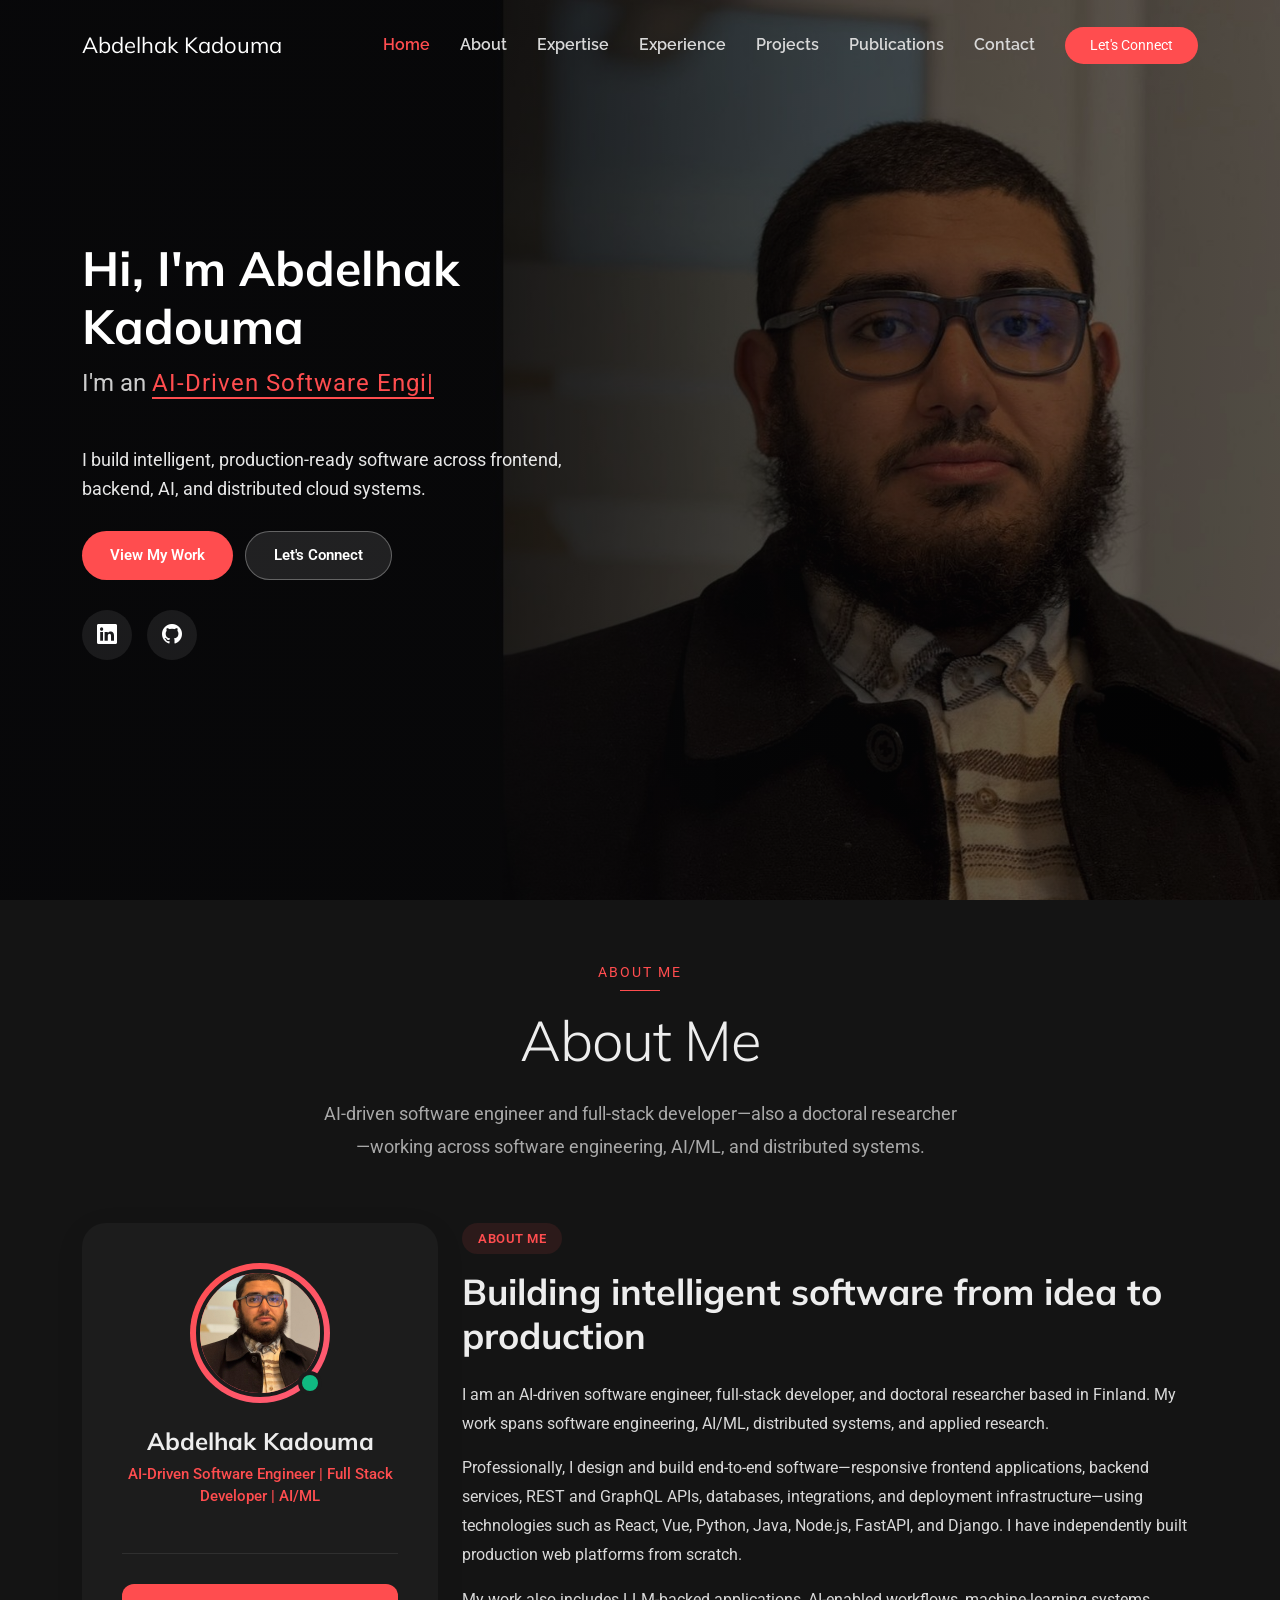
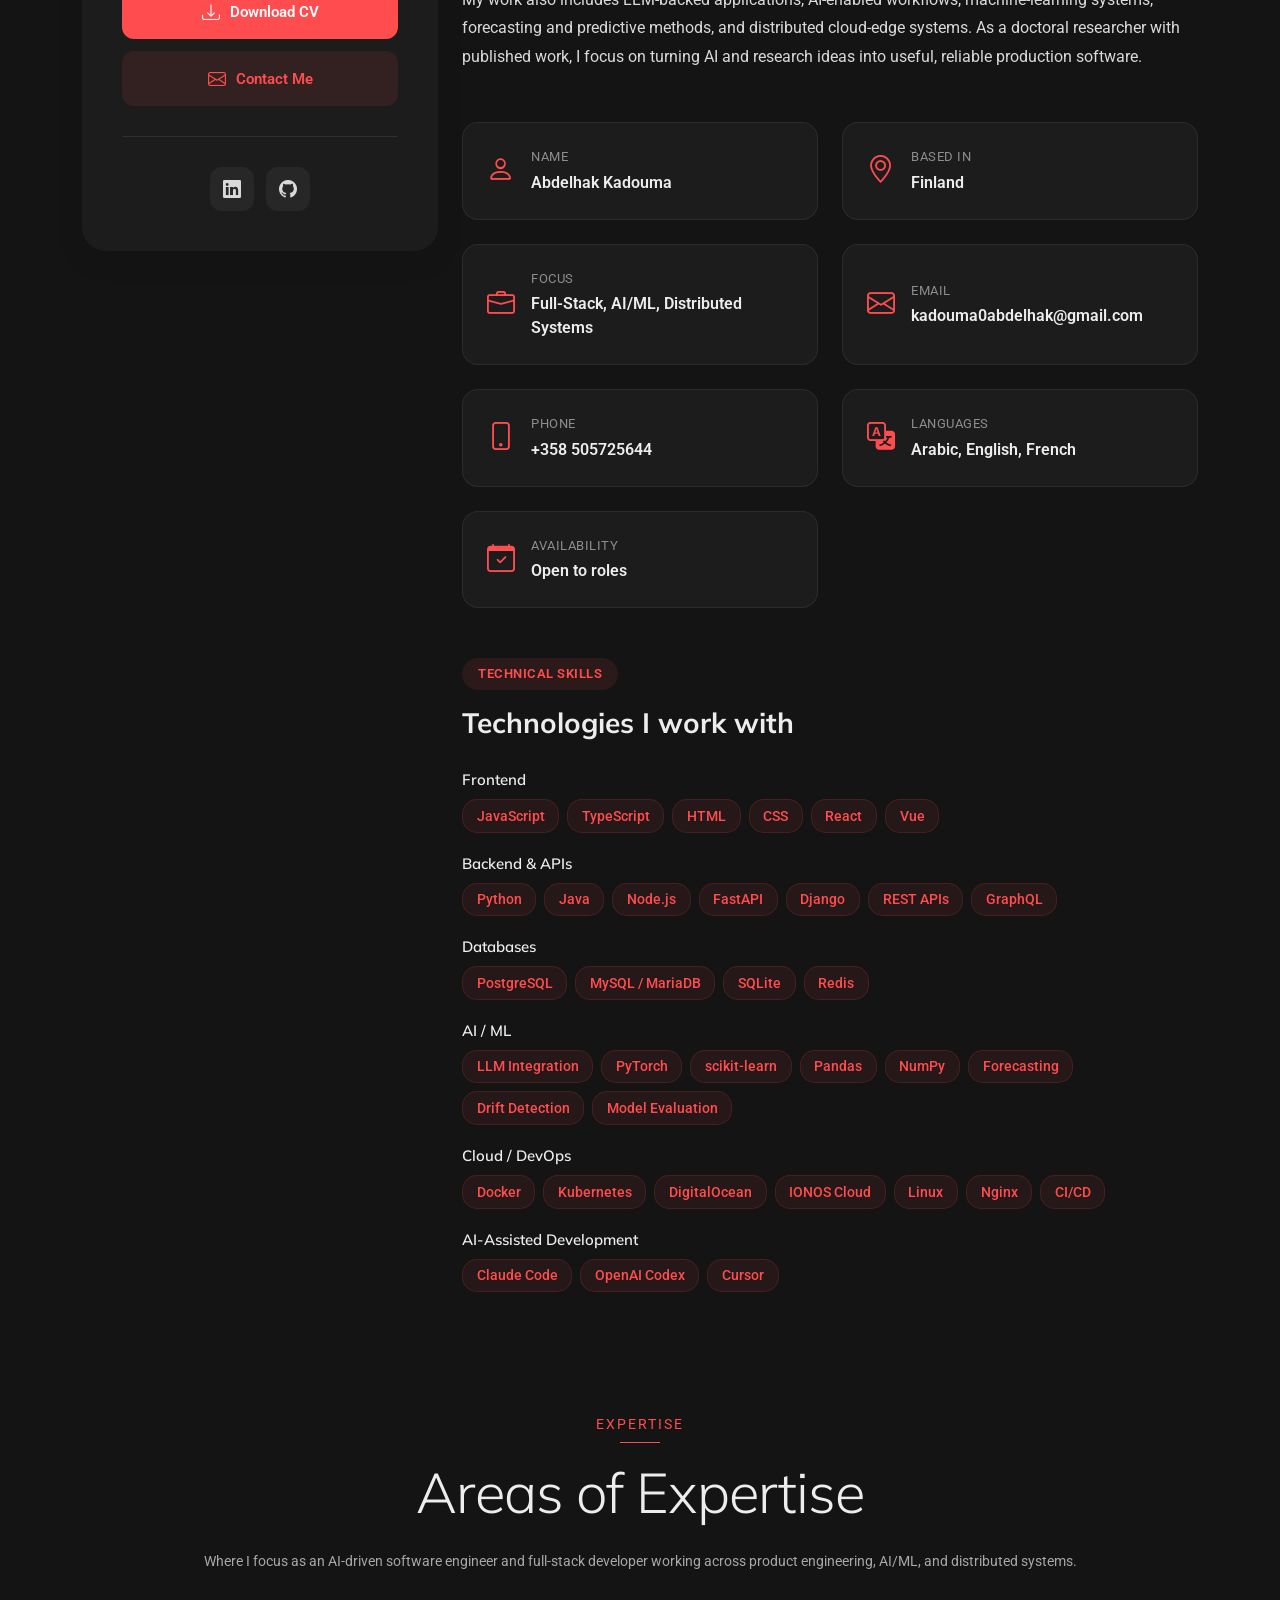
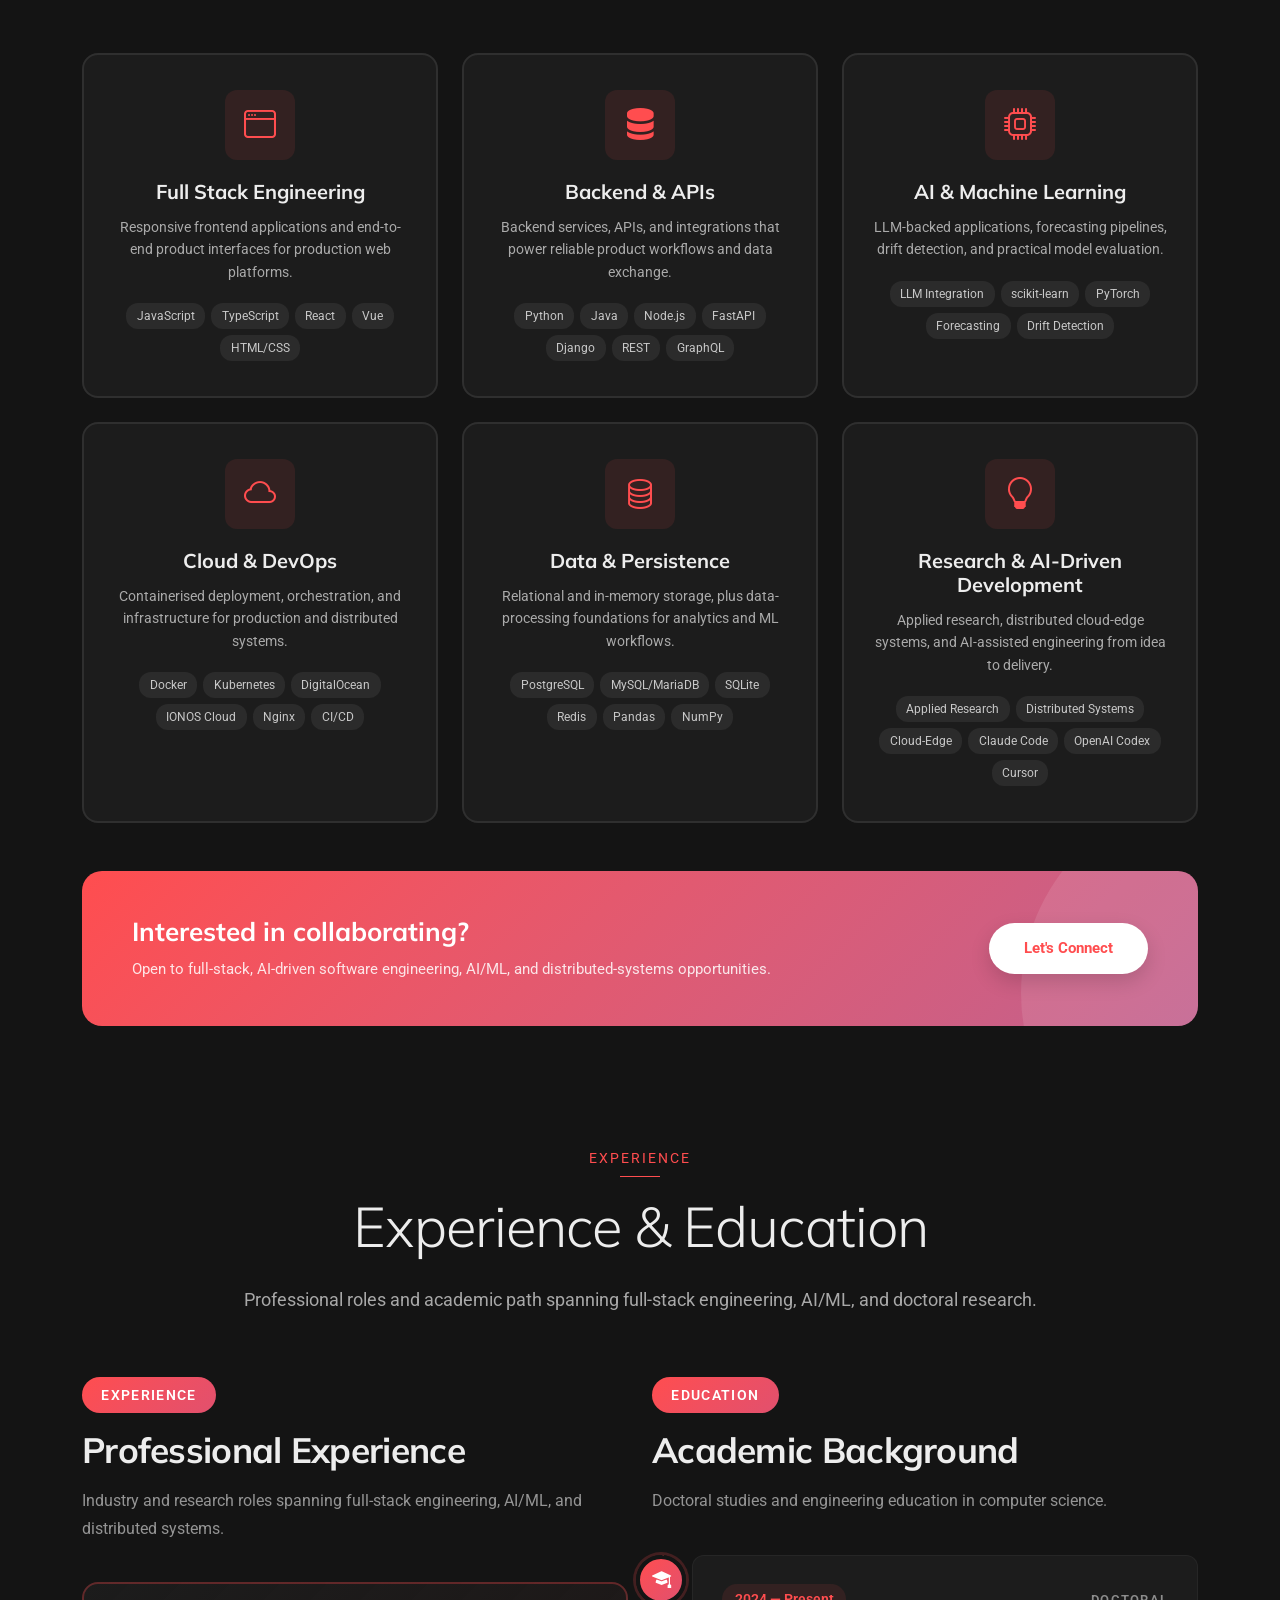
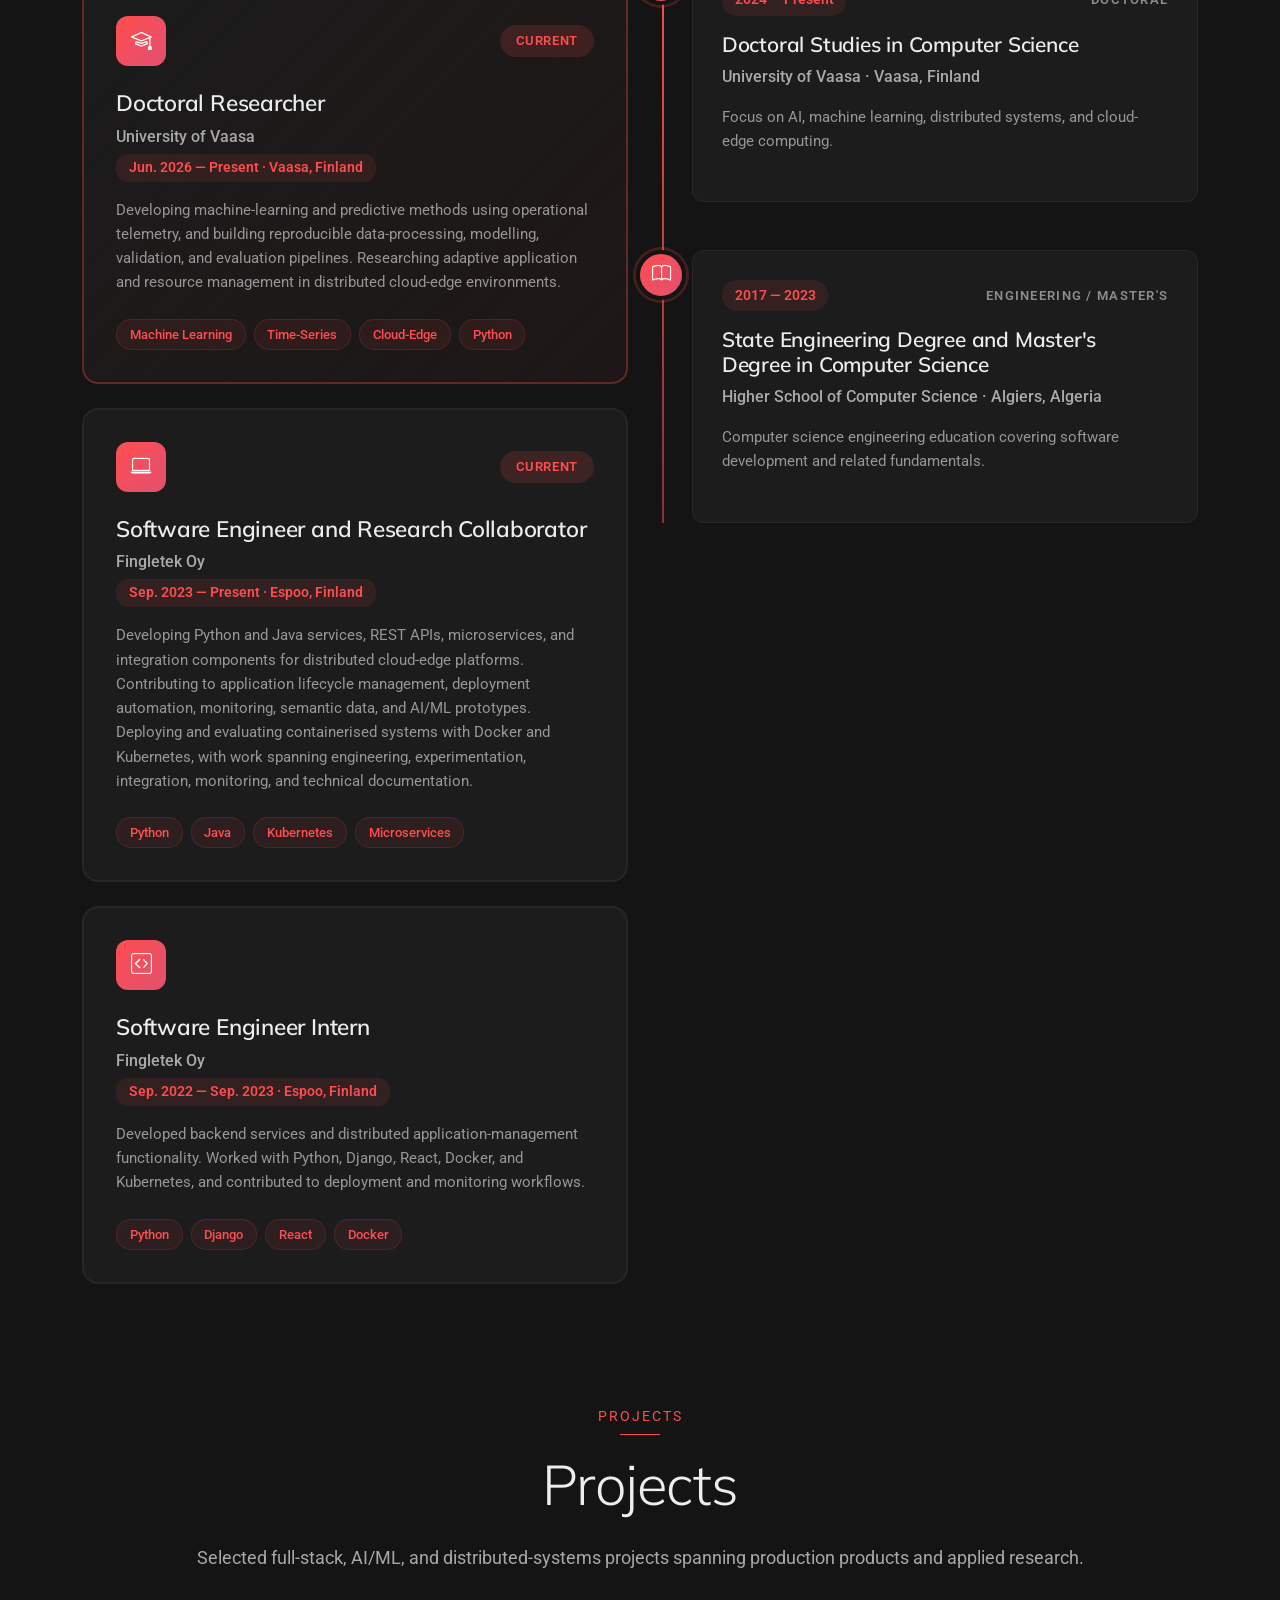
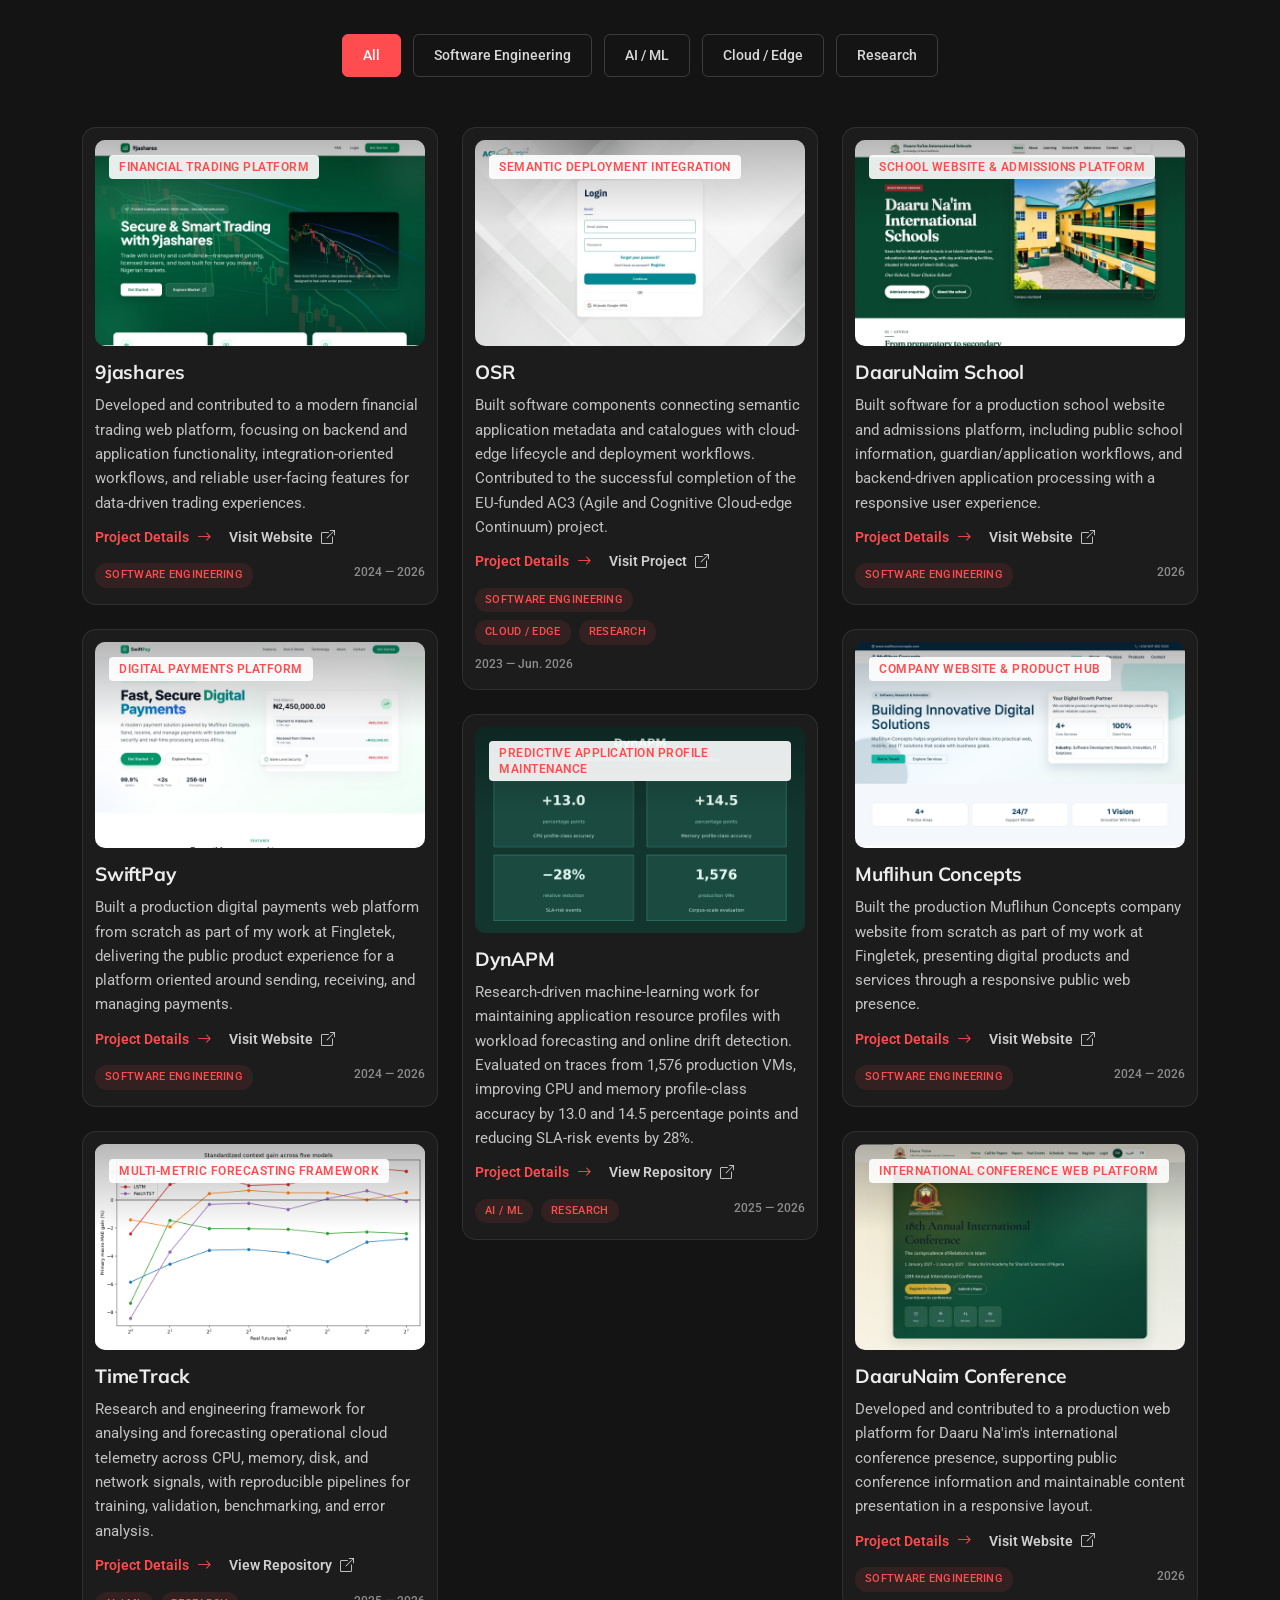
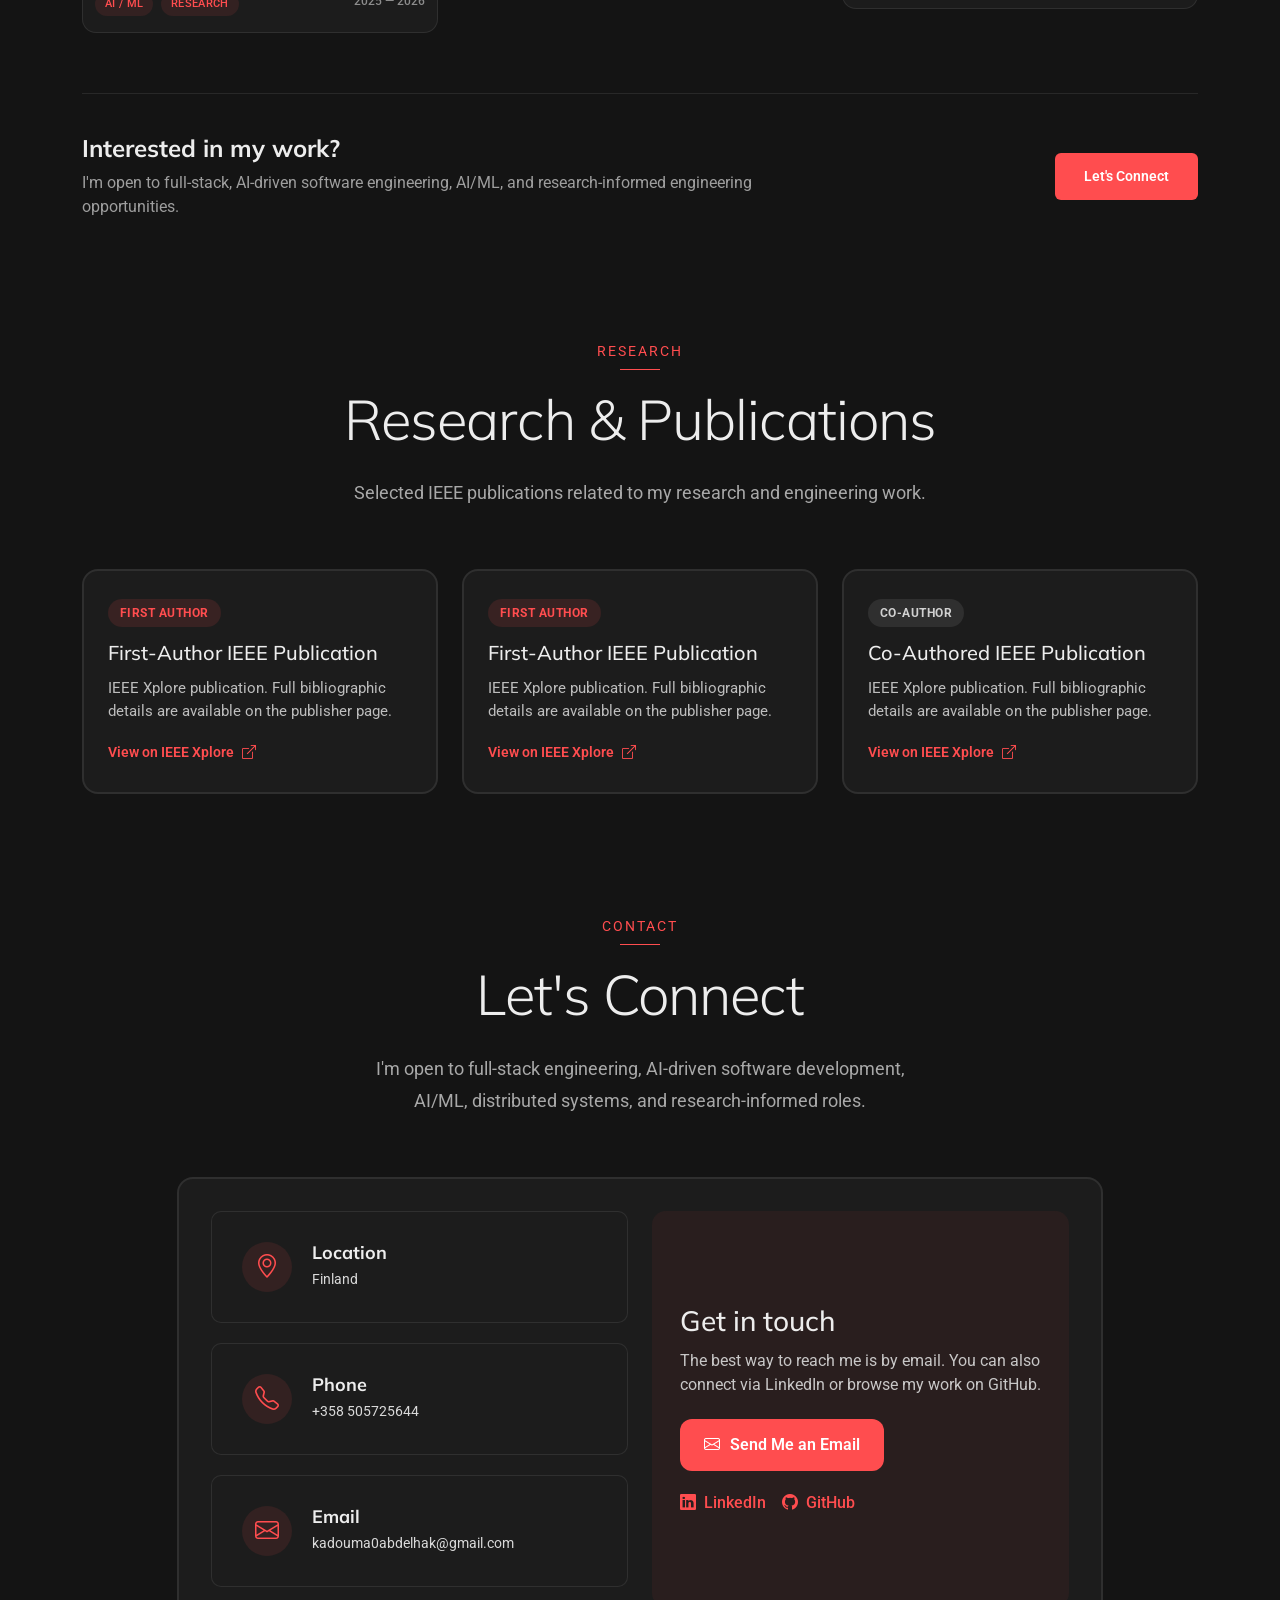
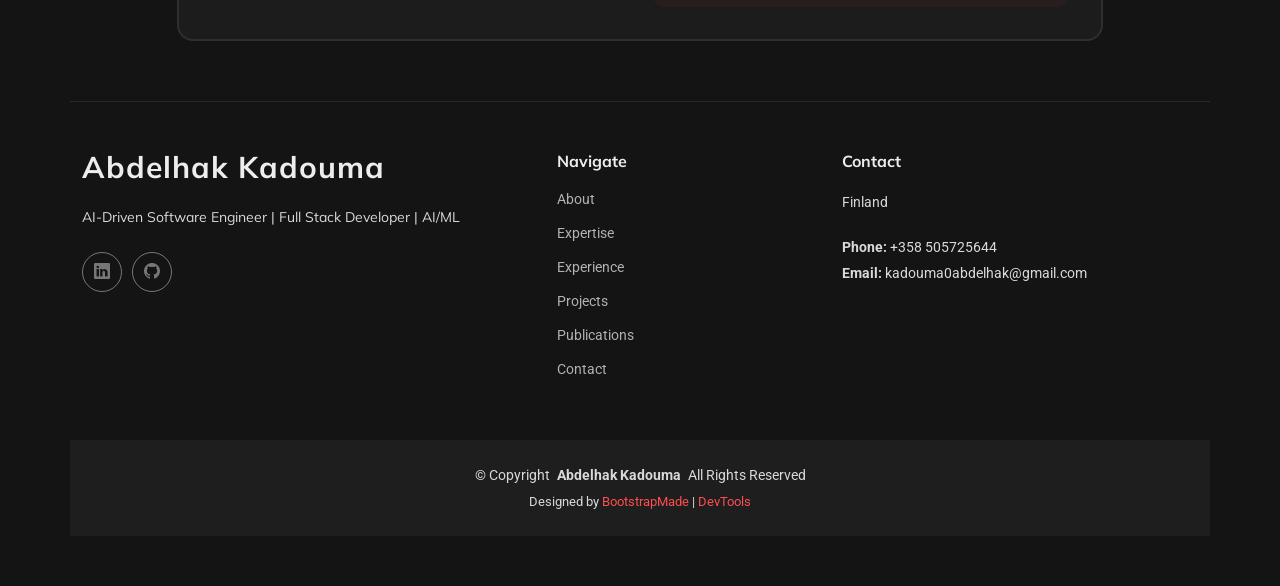
<file: index.html>
<!DOCTYPE html>
<html lang="en">

<head>
  <meta charset="utf-8">
  <meta content="width=device-width, initial-scale=1.0" name="viewport">
  <title>Abdelhak Kadouma | AI-Driven Software Engineer | Full Stack Developer</title>
  <meta name="description" content="Abdelhak Kadouma — AI-driven software engineer and full-stack developer based in Finland, working across frontend, backend, AI/ML, and distributed systems.">
  <meta property="og:type" content="website">
  <meta property="og:url" content="https://abdelhak-kadouma.vercel.app/">
  <meta property="og:image" content="https://abdelhak-kadouma.vercel.app/assets/img/abdelhak-kadouma.jpg">
  <meta property="og:title" content="Abdelhak Kadouma | AI-Driven Software Engineer | Full Stack Developer">
  <meta property="og:description" content="Abdelhak Kadouma — AI-driven software engineer and full-stack developer based in Finland, working across frontend, backend, AI/ML, and distributed systems.">
  <meta name="twitter:card" content="summary_large_image">
  <meta name="twitter:title" content="Abdelhak Kadouma | AI-Driven Software Engineer | Full Stack Developer">
  <meta name="twitter:description" content="Abdelhak Kadouma — AI-driven software engineer and full-stack developer based in Finland, working across frontend, backend, AI/ML, and distributed systems.">
  <meta name="twitter:image" content="https://abdelhak-kadouma.vercel.app/assets/img/abdelhak-kadouma.jpg">
  <link rel="canonical" href="https://abdelhak-kadouma.vercel.app/">

  <meta name="keywords" content="AI-Driven Software Engineer, Full Stack Developer, AI/ML, Frontend, Backend, React, Python, Java, Distributed Systems">

  <!-- Favicons -->
  <link href="assets/img/favicon.svg" type="image/svg+xml" rel="icon">
  <link href="assets/img/favicon.png" type="image/png" rel="icon">
  <link href="assets/img/apple-touch-icon.png" rel="apple-touch-icon">

  <!-- Fonts -->
  <link href="https://fonts.googleapis.com" rel="preconnect">
  <link href="https://fonts.gstatic.com" rel="preconnect" crossorigin>
  <link href="https://fonts.googleapis.com/css2?family=Roboto:ital,wght@0,100;0,300;0,400;0,500;0,700;0,900;1,100;1,300;1,400;1,500;1,700;1,900&family=Raleway:ital,wght@0,100;0,200;0,300;0,400;0,500;0,600;0,700;0,800;0,900;1,100;1,200;1,300;1,400;1,500;1,600;1,700;1,800;1,900&family=Mulish:ital,wght@0,200;0,300;0,400;0,500;0,600;0,700;0,800;0,900;1,200;1,300;1,400;1,500;1,600;1,700;1,800;1,900&display=swap" rel="stylesheet">

  <!-- Vendor CSS Files -->
  <link href="assets/vendor/bootstrap/css/bootstrap.min.css" rel="stylesheet">
  <link href="assets/vendor/bootstrap-icons/bootstrap-icons.css" rel="stylesheet">
  <link href="assets/vendor/aos/aos.css" rel="stylesheet">
  <link href="assets/vendor/glightbox/css/glightbox.min.css" rel="stylesheet">
  <link href="assets/vendor/swiper/swiper-bundle.min.css" rel="stylesheet">

  <!-- Main CSS File -->
  <link href="assets/css/main.css" rel="stylesheet">

  <!-- =======================================================
  * Template Name: Craftivo
  * Template URL: https://bootstrapmade.com/craftivo-bootstrap-portfolio-template/
  * Updated: Oct 04 2025 with Bootstrap v5.3.8
  * Author: BootstrapMade.com
  * License: https://bootstrapmade.com/license/
  ======================================================== -->
</head>

<body class="index-page">

  <header id="header" class="header d-flex align-items-center fixed-top">
    <div class="container-fluid container-xl position-relative d-flex align-items-center">

      <a href="index.html" class="logo d-flex align-items-center me-auto">
        <h1 class="sitename">Abdelhak Kadouma</h1>
      </a>

      <nav id="navmenu" class="navmenu">
        <ul>
          <li><a href="#hero" class="active">Home</a></li>
          <li><a href="#about">About</a></li>
          <li><a href="#expertise">Expertise</a></li>
          <li><a href="#experience">Experience</a></li>
          <li><a href="#portfolio">Projects</a></li>
          <li><a href="#publications">Publications</a></li>
          <li><a href="#contact">Contact</a></li>
        </ul>
        <i class="mobile-nav-toggle d-xl-none bi bi-list" role="button" tabindex="0" aria-label="Toggle navigation"></i>
      </nav>

      <a class="btn-getstarted" href="#contact">Let's Connect</a>

    </div>
  </header>

  <main class="main">

    <!-- Hero Section -->
    <section id="hero" class="hero section dark-background">

      <img src="assets/img/abdelhak-hero.jpg" alt="" role="presentation" data-aos="fade-in">

      <div class="container hero-content" data-aos="fade-up" data-aos-delay="100">
        <div class="row">
          <div class="col-lg-7 col-xl-6">
            <h2>Hi, I'm Abdelhak Kadouma</h2>
            <p class="hero-typed-line">I'm an <span class="typed" data-typed-items="AI-Driven Software Engineer, Full Stack Developer, AI/ML Engineer, Cloud &amp; Distributed Systems Engineer"></span><span class="typed-cursor" aria-hidden="true"></span></p>
            <p class="hero-tagline">I build intelligent, production-ready software across frontend, backend, AI, and distributed cloud systems.</p>
            <div class="hero-actions">
              <a href="#portfolio" class="btn-hero-primary">View My Work</a>
              <a href="#contact" class="btn-hero-secondary">Let's Connect</a>
            </div>
            <div class="social-links">
              <a href="https://www.linkedin.com/in/kadoumaabdelhak" target="_blank" rel="noopener noreferrer" aria-label="LinkedIn"><i class="bi bi-linkedin"></i></a>
              <a href="https://github.com/KADOUMAAbdelhak" target="_blank" rel="noopener noreferrer" aria-label="GitHub"><i class="bi bi-github"></i></a>
            </div>
          </div>
        </div>
      </div>

    </section><!-- /Hero Section -->

    <!-- About Section -->
    <section id="about" class="about section">

      <div class="container section-title" data-aos="fade-up">
        <span class="subtitle">About Me</span>
        <h2>About Me</h2>
        <p>AI-driven software engineer and full-stack developer—also a doctoral researcher—working across software engineering, AI/ML, and distributed systems.</p>
      </div>

      <div class="container" data-aos="fade-up" data-aos-delay="100">

        <div class="row gy-5">
          <div class="col-lg-4" data-aos="zoom-in" data-aos-delay="150">
            <div class="profile-card">
              <div class="profile-header">
                <div class="profile-avatar">
                  <img src="assets/img/abdelhak-kadouma.jpg" class="img-fluid" width="960" height="1280" alt="Abdelhak Kadouma">
                  <div class="status-indicator"></div>
                </div>
                <h3>Abdelhak Kadouma</h3>
                <span class="role">AI-Driven Software Engineer | Full Stack Developer | AI/ML</span>
              </div>

              <div class="profile-actions">
                <a href="assets/docs/Abdelhak_Kadouma_CV.pdf" class="btn-primary" download="Abdelhak_Kadouma_CV.pdf">
                  <i class="bi bi-download" aria-hidden="true"></i> Download CV
                </a>
                <a href="#contact" class="btn-secondary"><i class="bi bi-envelope" aria-hidden="true"></i> Contact Me</a>
              </div>

              <div class="social-connect">
                <a href="https://www.linkedin.com/in/kadoumaabdelhak" target="_blank" rel="noopener noreferrer" aria-label="LinkedIn"><i class="bi bi-linkedin"></i></a>
                <a href="https://github.com/KADOUMAAbdelhak" target="_blank" rel="noopener noreferrer" aria-label="GitHub"><i class="bi bi-github"></i></a>
              </div>
            </div>
          </div>

          <div class="col-lg-8" data-aos="fade-left" data-aos-delay="200">
            <div class="content-wrapper">
              <div class="bio-section">
                <div class="section-tag">About Me</div>
                <h2>Building intelligent software from idea to production</h2>
                <p>I am an AI-driven software engineer, full-stack developer, and doctoral researcher based in Finland. My work spans software engineering, AI/ML, distributed systems, and applied research.</p>
                <p>Professionally, I design and build end-to-end software—responsive frontend applications, backend services, REST and GraphQL APIs, databases, integrations, and deployment infrastructure—using technologies such as React, Vue, Python, Java, Node.js, FastAPI, and Django. I have independently built production web platforms from scratch.</p>
                <p>My work also includes LLM-backed applications, AI-enabled workflows, machine-learning systems, forecasting and predictive methods, and distributed cloud-edge systems. As a doctoral researcher with published work, I focus on turning AI and research ideas into useful, reliable production software.</p>
              </div>

              <div class="details-grid">
                <div class="detail-item" data-aos="fade-up" data-aos-delay="250">
                  <i class="bi bi-person"></i>
                  <div class="detail-content">
                    <span>Name</span>
                    <strong>Abdelhak Kadouma</strong>
                  </div>
                </div>

                <div class="detail-item" data-aos="fade-up" data-aos-delay="300">
                  <i class="bi bi-geo-alt"></i>
                  <div class="detail-content">
                    <span>Based In</span>
                    <strong>Finland</strong>
                  </div>
                </div>

                <div class="detail-item" data-aos="fade-up" data-aos-delay="350">
                  <i class="bi bi-briefcase"></i>
                  <div class="detail-content">
                    <span>Focus</span>
                    <strong>Full-Stack, AI/ML, Distributed Systems</strong>
                  </div>
                </div>

                <div class="detail-item" data-aos="fade-up" data-aos-delay="100">
                  <i class="bi bi-envelope"></i>
                  <div class="detail-content">
                    <span>Email</span>
                    <strong><a href="mailto:kadouma0abdelhak@gmail.com">kadouma0abdelhak@gmail.com</a></strong>
                  </div>
                </div>

                <div class="detail-item" data-aos="fade-up" data-aos-delay="150">
                  <i class="bi bi-phone"></i>
                  <div class="detail-content">
                    <span>Phone</span>
                    <strong><a href="tel:+358505725644">+358 505725644</a></strong>
                  </div>
                </div>

                <div class="detail-item" data-aos="fade-up" data-aos-delay="200">
                  <i class="bi bi-translate"></i>
                  <div class="detail-content">
                    <span>Languages</span>
                    <strong>Arabic, English, French</strong>
                  </div>
                </div>

                <div class="detail-item" data-aos="fade-up" data-aos-delay="250">
                  <i class="bi bi-calendar-check"></i>
                  <div class="detail-content">
                    <span>Availability</span>
                    <strong>Open to roles</strong>
                  </div>
                </div>
              </div>

              <div class="skills-showcase" data-aos="fade-up" data-aos-delay="250">
                <div class="section-tag">Technical Skills</div>
                <h3>Technologies I work with</h3>

                <div class="skill-groups">
                  <div class="skill-group">
                    <h4>Frontend</h4>
                    <div class="skill-tags">
                      <span class="skill-tag">JavaScript</span>
                      <span class="skill-tag">TypeScript</span>
                      <span class="skill-tag">HTML</span>
                      <span class="skill-tag">CSS</span>
                      <span class="skill-tag">React</span>
                      <span class="skill-tag">Vue</span>
                    </div>
                  </div>

                  <div class="skill-group">
                    <h4>Backend &amp; APIs</h4>
                    <div class="skill-tags">
                      <span class="skill-tag">Python</span>
                      <span class="skill-tag">Java</span>
                      <span class="skill-tag">Node.js</span>
                      <span class="skill-tag">FastAPI</span>
                      <span class="skill-tag">Django</span>
                      <span class="skill-tag">REST APIs</span>
                      <span class="skill-tag">GraphQL</span>
                    </div>
                  </div>

                  <div class="skill-group">
                    <h4>Databases</h4>
                    <div class="skill-tags">
                      <span class="skill-tag">PostgreSQL</span>
                      <span class="skill-tag">MySQL / MariaDB</span>
                      <span class="skill-tag">SQLite</span>
                      <span class="skill-tag">Redis</span>
                    </div>
                  </div>

                  <div class="skill-group">
                    <h4>AI / ML</h4>
                    <div class="skill-tags">
                      <span class="skill-tag">LLM Integration</span>
                      <span class="skill-tag">PyTorch</span>
                      <span class="skill-tag">scikit-learn</span>
                      <span class="skill-tag">Pandas</span>
                      <span class="skill-tag">NumPy</span>
                      <span class="skill-tag">Forecasting</span>
                      <span class="skill-tag">Drift Detection</span>
                      <span class="skill-tag">Model Evaluation</span>
                    </div>
                  </div>

                  <div class="skill-group">
                    <h4>Cloud / DevOps</h4>
                    <div class="skill-tags">
                      <span class="skill-tag">Docker</span>
                      <span class="skill-tag">Kubernetes</span>
                      <span class="skill-tag">DigitalOcean</span>
                      <span class="skill-tag">IONOS Cloud</span>
                      <span class="skill-tag">Linux</span>
                      <span class="skill-tag">Nginx</span>
                      <span class="skill-tag">CI/CD</span>
                    </div>
                  </div>

                  <div class="skill-group">
                    <h4>AI-Assisted Development</h4>
                    <div class="skill-tags">
                      <span class="skill-tag">Claude Code</span>
                      <span class="skill-tag">OpenAI Codex</span>
                      <span class="skill-tag">Cursor</span>
                    </div>
                  </div>
                </div>
              </div>
            </div>
          </div>
        </div>

      </div>

    </section><!-- /About Section -->

    <!-- Areas of Expertise Section -->
    <section id="expertise" class="services section">

      <div class="container section-title" data-aos="fade-up">
        <span class="subtitle">Expertise</span>
        <h2>Areas of Expertise</h2>
        <p>Where I focus as an AI-driven software engineer and full-stack developer working across product engineering, AI/ML, and distributed systems.</p>
      </div>

      <div class="container" data-aos="fade-up" data-aos-delay="100">

        <div class="row gy-4">
          <div class="col-lg-4 col-md-6" data-aos="zoom-in" data-aos-delay="100">
            <div class="service-item">
              <div class="icon-wrapper">
                <i class="bi bi-window"></i>
              </div>
              <h4>Full Stack Engineering</h4>
              <p>Responsive frontend applications and end-to-end product interfaces for production web platforms.</p>
              <div class="expertise-tech">
                <span>JavaScript</span>
                <span>TypeScript</span>
                <span>React</span>
                <span>Vue</span>
                <span>HTML/CSS</span>
              </div>
            </div>
          </div>

          <div class="col-lg-4 col-md-6" data-aos="zoom-in" data-aos-delay="200">
            <div class="service-item">
              <div class="icon-wrapper">
                <i class="bi bi-server"></i>
              </div>
              <h4>Backend &amp; APIs</h4>
              <p>Backend services, APIs, and integrations that power reliable product workflows and data exchange.</p>
              <div class="expertise-tech">
                <span>Python</span>
                <span>Java</span>
                <span>Node.js</span>
                <span>FastAPI</span>
                <span>Django</span>
                <span>REST</span>
                <span>GraphQL</span>
              </div>
            </div>
          </div>

          <div class="col-lg-4 col-md-6" data-aos="zoom-in" data-aos-delay="300">
            <div class="service-item">
              <div class="icon-wrapper">
                <i class="bi bi-cpu"></i>
              </div>
              <h4>AI &amp; Machine Learning</h4>
              <p>LLM-backed applications, forecasting pipelines, drift detection, and practical model evaluation.</p>
              <div class="expertise-tech">
                <span>LLM Integration</span>
                <span>scikit-learn</span>
                <span>PyTorch</span>
                <span>Forecasting</span>
                <span>Drift Detection</span>
              </div>
            </div>
          </div>

          <div class="col-lg-4 col-md-6" data-aos="zoom-in" data-aos-delay="100">
            <div class="service-item">
              <div class="icon-wrapper">
                <i class="bi bi-cloud"></i>
              </div>
              <h4>Cloud &amp; DevOps</h4>
              <p>Containerised deployment, orchestration, and infrastructure for production and distributed systems.</p>
              <div class="expertise-tech">
                <span>Docker</span>
                <span>Kubernetes</span>
                <span>DigitalOcean</span>
                <span>IONOS Cloud</span>
                <span>Nginx</span>
                <span>CI/CD</span>
              </div>
            </div>
          </div>

          <div class="col-lg-4 col-md-6" data-aos="zoom-in" data-aos-delay="200">
            <div class="service-item">
              <div class="icon-wrapper">
                <i class="bi bi-database"></i>
              </div>
              <h4>Data &amp; Persistence</h4>
              <p>Relational and in-memory storage, plus data-processing foundations for analytics and ML workflows.</p>
              <div class="expertise-tech">
                <span>PostgreSQL</span>
                <span>MySQL/MariaDB</span>
                <span>SQLite</span>
                <span>Redis</span>
                <span>Pandas</span>
                <span>NumPy</span>
              </div>
            </div>
          </div>

          <div class="col-lg-4 col-md-6" data-aos="zoom-in" data-aos-delay="300">
            <div class="service-item">
              <div class="icon-wrapper">
                <i class="bi bi-lightbulb"></i>
              </div>
              <h4>Research &amp; AI-Driven Development</h4>
              <p>Applied research, distributed cloud-edge systems, and AI-assisted engineering from idea to delivery.</p>
              <div class="expertise-tech">
                <span>Applied Research</span>
                <span>Distributed Systems</span>
                <span>Cloud-Edge</span>
                <span>Claude Code</span>
                <span>OpenAI Codex</span>
                <span>Cursor</span>
              </div>
            </div>
          </div>
        </div>

        <div class="row mt-5">
          <div class="col-12" data-aos="fade-up" data-aos-delay="200">
            <div class="cta-box">
              <div class="row align-items-center">
                <div class="col-lg-8">
                  <h3>Interested in collaborating?</h3>
                  <p>Open to full-stack, AI-driven software engineering, AI/ML, and distributed-systems opportunities.</p>
                </div>
                <div class="col-lg-4 text-lg-end text-center">
                  <a href="#contact" class="cta-btn">Let's Connect</a>
                </div>
              </div>
            </div>
          </div>
        </div>

      </div>

    </section><!-- /Areas of Expertise Section -->

    <!-- Experience & Education Section -->
    <section id="experience" class="resume section">

      <div class="container section-title" data-aos="fade-up">
        <span class="subtitle">Experience</span>
        <h2>Experience &amp; Education</h2>
        <p>Professional roles and academic path spanning full-stack engineering, AI/ML, and doctoral research.</p>
      </div>

      <div class="container" data-aos="fade-up" data-aos-delay="100">

        <div class="row gy-5">
          <div class="col-lg-6">
            <div class="experience-section">
              <div class="section-header" data-aos="fade-right" data-aos-delay="200">
                <div class="header-content">
                  <span class="section-badge">Experience</span>
                  <h2>Professional Experience</h2>
                  <p>Industry and research roles spanning full-stack engineering, AI/ML, and distributed systems.</p>
                </div>
              </div>

              <div class="experience-cards">
                <div class="exp-card featured" data-aos="zoom-in" data-aos-delay="300">
                  <div class="card-header">
                    <div class="company-logo">
                      <i class="bi bi-mortarboard"></i>
                    </div>
                    <div class="period-badge">Current</div>
                  </div>
                  <div class="card-body">
                    <h3>Doctoral Researcher</h3>
                    <p class="company-name">University of Vaasa</p>
                    <span class="duration">Jun. 2026 — Present · Vaasa, Finland</span>
                    <p class="description">Developing machine-learning and predictive methods using operational telemetry, and building reproducible data-processing, modelling, validation, and evaluation pipelines. Researching adaptive application and resource management in distributed cloud-edge environments.</p>
                    <div class="skills-tags">
                      <span class="skill-tag">Machine Learning</span>
                      <span class="skill-tag">Time-Series</span>
                      <span class="skill-tag">Cloud-Edge</span>
                      <span class="skill-tag">Python</span>
                    </div>
                  </div>
                </div>

                <div class="exp-card" data-aos="zoom-in" data-aos-delay="350">
                  <div class="card-header">
                    <div class="company-logo">
                      <i class="bi bi-laptop"></i>
                    </div>
                    <div class="period-badge">Current</div>
                  </div>
                  <div class="card-body">
                    <h3>Software Engineer and Research Collaborator</h3>
                    <p class="company-name">Fingletek Oy</p>
                    <span class="duration">Sep. 2023 — Present · Espoo, Finland</span>
                    <p class="description">Developing Python and Java services, REST APIs, microservices, and integration components for distributed cloud-edge platforms. Contributing to application lifecycle management, deployment automation, monitoring, semantic data, and AI/ML prototypes. Deploying and evaluating containerised systems with Docker and Kubernetes, with work spanning engineering, experimentation, integration, monitoring, and technical documentation.</p>
                    <div class="skills-tags">
                      <span class="skill-tag">Python</span>
                      <span class="skill-tag">Java</span>
                      <span class="skill-tag">Kubernetes</span>
                      <span class="skill-tag">Microservices</span>
                    </div>
                  </div>
                </div>

                <div class="exp-card" data-aos="zoom-in" data-aos-delay="400">
                  <div class="card-header">
                    <div class="company-logo">
                      <i class="bi bi-code-square"></i>
                    </div>
                  </div>
                  <div class="card-body">
                    <h3>Software Engineer Intern</h3>
                    <p class="company-name">Fingletek Oy</p>
                    <span class="duration">Sep. 2022 — Sep. 2023 · Espoo, Finland</span>
                    <p class="description">Developed backend services and distributed application-management functionality. Worked with Python, Django, React, Docker, and Kubernetes, and contributed to deployment and monitoring workflows.</p>
                    <div class="skills-tags">
                      <span class="skill-tag">Python</span>
                      <span class="skill-tag">Django</span>
                      <span class="skill-tag">React</span>
                      <span class="skill-tag">Docker</span>
                    </div>
                  </div>
                </div>
              </div>
            </div>
          </div>

          <div class="col-lg-6">
            <div class="education-section">
              <div class="section-header" data-aos="fade-left" data-aos-delay="200">
                <div class="header-content">
                  <span class="section-badge">Education</span>
                  <h2>Academic Background</h2>
                  <p>Doctoral studies and engineering education in computer science.</p>
                </div>
              </div>

              <div class="education-timeline" data-aos="fade-left" data-aos-delay="300">
                <div class="timeline-track">
                  <div class="timeline-item">
                    <div class="timeline-marker">
                      <i class="bi bi-mortarboard-fill"></i>
                    </div>
                    <div class="timeline-content">
                      <div class="education-meta">
                        <span class="year-range">2024 — Present</span>
                        <span class="degree-level">Doctoral</span>
                      </div>
                      <h4>Doctoral Studies in Computer Science</h4>
                      <p class="institution">University of Vaasa · Vaasa, Finland</p>
                      <p class="description">Focus on AI, machine learning, distributed systems, and cloud-edge computing.</p>
                    </div>
                  </div>

                  <div class="timeline-item">
                    <div class="timeline-marker">
                      <i class="bi bi-book"></i>
                    </div>
                    <div class="timeline-content">
                      <div class="education-meta">
                        <span class="year-range">2017 — 2023</span>
                        <span class="degree-level">Engineering / Master's</span>
                      </div>
                      <h4>State Engineering Degree and Master's Degree in Computer Science</h4>
                      <p class="institution">Higher School of Computer Science · Algiers, Algeria</p>
                      <p class="description">Computer science engineering education covering software development and related fundamentals.</p>
                    </div>
                  </div>
                </div>
              </div>
            </div>
          </div>
        </div>

      </div>

    </section><!-- /Experience & Education Section -->

    <!-- Portfolio Section -->
    <section id="portfolio" class="portfolio section">

      <div class="container section-title" data-aos="fade-up">
        <span class="subtitle">Projects</span>
        <h2>Projects</h2>
        <p>Selected full-stack, AI/ML, and distributed-systems projects spanning production products and applied research.</p>
      </div>

      <div class="container" data-aos="fade-up" data-aos-delay="100">

        <div class="isotope-layout" data-default-filter="*" data-layout="masonry" data-sort="original-order">
          <ul class="portfolio-filters isotope-filters" data-aos="fade-up" data-aos-delay="200">
            <li data-filter="*" class="filter-active">All</li>
            <li data-filter=".filter-software">Software Engineering</li>
            <li data-filter=".filter-aiml">AI / ML</li>
            <li data-filter=".filter-cloudedge">Cloud / Edge</li>
            <li data-filter=".filter-research">Research</li>
          </ul>

          <div class="row gy-4 isotope-container" data-aos="fade-up" data-aos-delay="300">

            <div class="col-lg-4 col-md-6 portfolio-item isotope-item filter-software">
              <div class="portfolio-card">
                <div class="portfolio-image-container project-thumb">
                  <img src="assets/img/projects/9jashares-homepage.jpg" width="1440" height="900" loading="lazy" alt="9jashares homepage showing the Secure and Smart Trading hero and market interface">
                  <div class="portfolio-overlay">
                    <div class="portfolio-info">
                      <span class="project-category">Financial Trading Platform</span>
                      
                    </div>
                    <div class="portfolio-actions">
                      <a href="project-9jashares.html" class="portfolio-link" aria-label="Open 9jashares project details">
                        <i class="bi bi-file-earmark-text"></i>
                      </a>
                      <a href="https://9jashares.com/" class="portfolio-link" target="_blank" rel="noopener noreferrer" aria-label="Visit 9jashares website">
                        <i class="bi bi-box-arrow-up-right"></i>
                      </a>
                    </div>
                  </div>
                </div>
                <div class="portfolio-summary">
                  <h4 class="project-title">9jashares</h4>
                  <p>Developed and contributed to a modern financial trading web platform, focusing on backend and application functionality, integration-oriented workflows, and reliable user-facing features for data-driven trading experiences.</p>
                  <div class="project-cta-group">
                    <a class="project-cta" href="project-9jashares.html">Project Details <i class="bi bi-arrow-right"></i></a>
                    <a class="project-cta project-cta-secondary" href="https://9jashares.com/" target="_blank" rel="noopener noreferrer">Visit Website <i class="bi bi-box-arrow-up-right"></i></a>
                  </div>
                </div>
                <div class="portfolio-meta">
                  <div class="project-tags">
                    <span class="tag">Software Engineering</span>
                  </div>
                  <div class="project-year">2024 — 2026</div>
                </div>
              </div>
            </div>

            <div class="col-lg-4 col-md-6 portfolio-item isotope-item filter-software filter-cloudedge filter-research">
              <div class="portfolio-card">
                <div class="portfolio-image-container project-thumb">
                  <img src="assets/img/projects/osr-homepage.jpg" width="1440" height="900" loading="lazy" alt="OSR public application login interface for the AC3 cloud-edge platform">
                  <div class="portfolio-overlay">
                    <div class="portfolio-info">
                      <span class="project-category">Semantic Deployment Integration</span>
                      
                    </div>
                    <div class="portfolio-actions">
                      <a href="project-osr.html" class="portfolio-link" aria-label="Open OSR project details">
                        <i class="bi bi-file-earmark-text"></i>
                      </a>
                      <a href="https://osr.fingletek.com/" class="portfolio-link" target="_blank" rel="noopener noreferrer" aria-label="Visit OSR project">
                        <i class="bi bi-box-arrow-up-right"></i>
                      </a>
                    </div>
                  </div>
                </div>
                <div class="portfolio-summary">
                  <h4 class="project-title">OSR</h4>
                  <p>Built software components connecting semantic application metadata and catalogues with cloud-edge lifecycle and deployment workflows. Contributed to the successful completion of the EU-funded AC3 (Agile and Cognitive Cloud-edge Continuum) project.</p>
                  <div class="project-cta-group">
                    <a class="project-cta" href="project-osr.html">Project Details <i class="bi bi-arrow-right"></i></a>
                    <a class="project-cta project-cta-secondary" href="https://osr.fingletek.com/" target="_blank" rel="noopener noreferrer">Visit Project <i class="bi bi-box-arrow-up-right"></i></a>
                  </div>
                </div>
                <div class="portfolio-meta">
                  <div class="project-tags">
                    <span class="tag">Software Engineering</span>
                    <span class="tag">Cloud / Edge</span>
                    <span class="tag">Research</span>
                  </div>
                  <div class="project-year">2023 — Jun. 2026</div>
                </div>
              </div>
            </div>

            <div class="col-lg-4 col-md-6 portfolio-item isotope-item filter-software">
              <div class="portfolio-card">
                <div class="portfolio-image-container project-thumb">
                  <img src="assets/img/projects/daarunaim-school-homepage.jpg" width="1440" height="900" loading="lazy" alt="Daaru Na'im International Schools homepage with campus hero and admissions navigation">
                  <div class="portfolio-overlay">
                    <div class="portfolio-info">
                      <span class="project-category">School Website &amp; Admissions Platform</span>
                      
                    </div>
                    <div class="portfolio-actions">
                      <a href="project-daarunaim-school.html" class="portfolio-link" aria-label="Open DaaruNaim School project details">
                        <i class="bi bi-file-earmark-text"></i>
                      </a>
                      <a href="https://danis.daarunaim.ng/" class="portfolio-link" target="_blank" rel="noopener noreferrer" aria-label="Visit DaaruNaim School website">
                        <i class="bi bi-box-arrow-up-right"></i>
                      </a>
                    </div>
                  </div>
                </div>
                <div class="portfolio-summary">
                  <h4 class="project-title">DaaruNaim School</h4>
                  <p>Built software for a production school website and admissions platform, including public school information, guardian/application workflows, and backend-driven application processing with a responsive user experience.</p>
                  <div class="project-cta-group">
                    <a class="project-cta" href="project-daarunaim-school.html">Project Details <i class="bi bi-arrow-right"></i></a>
                    <a class="project-cta project-cta-secondary" href="https://danis.daarunaim.ng/" target="_blank" rel="noopener noreferrer">Visit Website <i class="bi bi-box-arrow-up-right"></i></a>
                  </div>
                </div>
                <div class="portfolio-meta">
                  <div class="project-tags">
                    <span class="tag">Software Engineering</span>
                  </div>
                  <div class="project-year">2026</div>
                </div>
              </div>
            </div>

            <div class="col-lg-4 col-md-6 portfolio-item isotope-item filter-software">
              <div class="portfolio-card">
                <div class="portfolio-image-container project-thumb">
                  <img src="assets/img/projects/swiftpay-homepage.jpg" width="1440" height="900" loading="lazy" alt="SwiftPay homepage introducing the Fast, Secure Digital Payments product">
                  <div class="portfolio-overlay">
                    <div class="portfolio-info">
                      <span class="project-category">Digital Payments Platform</span>
                      
                    </div>
                    <div class="portfolio-actions">
                      <a href="project-swiftpay.html" class="portfolio-link" aria-label="Open SwiftPay project details">
                        <i class="bi bi-file-earmark-text"></i>
                      </a>
                      <a href="https://www.swiftpayng.com/" class="portfolio-link" target="_blank" rel="noopener noreferrer" aria-label="Visit SwiftPay website">
                        <i class="bi bi-box-arrow-up-right"></i>
                      </a>
                    </div>
                  </div>
                </div>
                <div class="portfolio-summary">
                  <h4 class="project-title">SwiftPay</h4>
                  <p>Built a production digital payments web platform from scratch as part of my work at Fingletek, delivering the public product experience for a platform oriented around sending, receiving, and managing payments.</p>
                  <div class="project-cta-group">
                    <a class="project-cta" href="project-swiftpay.html">Project Details <i class="bi bi-arrow-right"></i></a>
                    <a class="project-cta project-cta-secondary" href="https://www.swiftpayng.com/" target="_blank" rel="noopener noreferrer">Visit Website <i class="bi bi-box-arrow-up-right"></i></a>
                  </div>
                </div>
                <div class="portfolio-meta">
                  <div class="project-tags">
                    <span class="tag">Software Engineering</span>
                  </div>
                  <div class="project-year">2024 — 2026</div>
                </div>
              </div>
            </div>

            <div class="col-lg-4 col-md-6 portfolio-item isotope-item filter-software">
              <div class="portfolio-card">
                <div class="portfolio-image-container project-thumb">
                  <img src="assets/img/projects/muflihun-concepts-homepage.jpg" width="1440" height="900" loading="lazy" alt="Muflihun Concepts homepage for Building Innovative Digital Solutions">
                  <div class="portfolio-overlay">
                    <div class="portfolio-info">
                      <span class="project-category">Company Website &amp; Product Hub</span>
                      
                    </div>
                    <div class="portfolio-actions">
                      <a href="project-muflihun-concepts.html" class="portfolio-link" aria-label="Open Muflihun Concepts project details">
                        <i class="bi bi-file-earmark-text"></i>
                      </a>
                      <a href="https://www.muflihunconcepts.com/" class="portfolio-link" target="_blank" rel="noopener noreferrer" aria-label="Visit Muflihun Concepts website">
                        <i class="bi bi-box-arrow-up-right"></i>
                      </a>
                    </div>
                  </div>
                </div>
                <div class="portfolio-summary">
                  <h4 class="project-title">Muflihun Concepts</h4>
                  <p>Built the production Muflihun Concepts company website from scratch as part of my work at Fingletek, presenting digital products and services through a responsive public web presence.</p>
                  <div class="project-cta-group">
                    <a class="project-cta" href="project-muflihun-concepts.html">Project Details <i class="bi bi-arrow-right"></i></a>
                    <a class="project-cta project-cta-secondary" href="https://www.muflihunconcepts.com/" target="_blank" rel="noopener noreferrer">Visit Website <i class="bi bi-box-arrow-up-right"></i></a>
                  </div>
                </div>
                <div class="portfolio-meta">
                  <div class="project-tags">
                    <span class="tag">Software Engineering</span>
                  </div>
                  <div class="project-year">2024 — 2026</div>
                </div>
              </div>
            </div>

            <div class="col-lg-4 col-md-6 portfolio-item isotope-item filter-aiml filter-research">
              <div class="portfolio-card">
                <div class="portfolio-image-container project-thumb">
                  <img src="assets/img/projects/dynapm-results-card.png" width="1440" height="900" loading="lazy" alt="DynAPM verified results summary: +13.0 pp CPU, +14.5 pp memory profile-class accuracy, −28% SLA-risk events, 1,576 VMs">
                  <div class="portfolio-overlay">
                    <div class="portfolio-info">
                      <span class="project-category">Predictive Application Profile Maintenance</span>
                      
                    </div>
                    <div class="portfolio-actions">
                      <a href="project-dynapm.html" class="portfolio-link" aria-label="Open DynAPM project details">
                        <i class="bi bi-file-earmark-text"></i>
                      </a>
                      <a href="https://github.com/KADOUMAAbdelhak/gwa-t-13-lstm-pipeline" class="portfolio-link" target="_blank" rel="noopener noreferrer" aria-label="View DynAPM repository">
                        <i class="bi bi-github"></i>
                      </a>
                    </div>
                  </div>
                </div>
                <div class="portfolio-summary">
                  <h4 class="project-title">DynAPM</h4>
                  <p>Research-driven machine-learning work for maintaining application resource profiles with workload forecasting and online drift detection. Evaluated on traces from 1,576 production VMs, improving CPU and memory profile-class accuracy by 13.0 and 14.5 percentage points and reducing SLA-risk events by 28%.</p>
                  <div class="project-cta-group">
                    <a class="project-cta" href="project-dynapm.html">Project Details <i class="bi bi-arrow-right"></i></a>
                    <a class="project-cta project-cta-secondary" href="https://github.com/KADOUMAAbdelhak/gwa-t-13-lstm-pipeline" target="_blank" rel="noopener noreferrer">View Repository <i class="bi bi-box-arrow-up-right"></i></a>
                  </div>
                </div>
                <div class="portfolio-meta">
                  <div class="project-tags">
                    <span class="tag">AI / ML</span>
                    <span class="tag">Research</span>
                  </div>
                  <div class="project-year">2025 — 2026</div>
                </div>
              </div>
            </div>

            <div class="col-lg-4 col-md-6 portfolio-item isotope-item filter-aiml filter-research">
              <div class="portfolio-card">
                <div class="portfolio-image-container project-thumb project-thumb-chart">
                  <img src="assets/img/projects/timetrack-benchmark-chart.jpg" width="1600" height="960" loading="lazy" alt="TimeTrack benchmark chart comparing standardized context gain across five forecasting models">
                  <div class="portfolio-overlay">
                    <div class="portfolio-info">
                      <span class="project-category">Multi-Metric Forecasting Framework</span>
                      
                    </div>
                    <div class="portfolio-actions">
                      <a href="project-timetrack.html" class="portfolio-link" aria-label="Open TimeTrack project details">
                        <i class="bi bi-file-earmark-text"></i>
                      </a>
                      <a href="https://github.com/KADOUMAAbdelhak/TimeTrack-Forecasting-Framework" class="portfolio-link" target="_blank" rel="noopener noreferrer" aria-label="View TimeTrack repository">
                        <i class="bi bi-github"></i>
                      </a>
                    </div>
                  </div>
                </div>
                <div class="portfolio-summary">
                  <h4 class="project-title">TimeTrack</h4>
                  <p>Research and engineering framework for analysing and forecasting operational cloud telemetry across CPU, memory, disk, and network signals, with reproducible pipelines for training, validation, benchmarking, and error analysis.</p>
                  <div class="project-cta-group">
                    <a class="project-cta" href="project-timetrack.html">Project Details <i class="bi bi-arrow-right"></i></a>
                    <a class="project-cta project-cta-secondary" href="https://github.com/KADOUMAAbdelhak/TimeTrack-Forecasting-Framework" target="_blank" rel="noopener noreferrer">View Repository <i class="bi bi-box-arrow-up-right"></i></a>
                  </div>
                </div>
                <div class="portfolio-meta">
                  <div class="project-tags">
                    <span class="tag">AI / ML</span>
                    <span class="tag">Research</span>
                  </div>
                  <div class="project-year">2025 — 2026</div>
                </div>
              </div>
            </div>

            <div class="col-lg-4 col-md-6 portfolio-item isotope-item filter-software">
              <div class="portfolio-card">
                <div class="portfolio-image-container project-thumb">
                  <img src="assets/img/projects/daarunaim-conference-homepage.jpg" width="1440" height="900" loading="lazy" alt="Daaru Na'im 18th Annual International Conference website homepage">
                  <div class="portfolio-overlay">
                    <div class="portfolio-info">
                      <span class="project-category">International Conference Web Platform</span>
                      
                    </div>
                    <div class="portfolio-actions">
                      <a href="project-daarunaim-conference.html" class="portfolio-link" aria-label="Open DaaruNaim Conference project details">
                        <i class="bi bi-file-earmark-text"></i>
                      </a>
                      <a href="https://conference.daarunaim.ng/" class="portfolio-link" target="_blank" rel="noopener noreferrer" aria-label="Visit DaaruNaim Conference website">
                        <i class="bi bi-box-arrow-up-right"></i>
                      </a>
                    </div>
                  </div>
                </div>
                <div class="portfolio-summary">
                  <h4 class="project-title">DaaruNaim Conference</h4>
                  <p>Developed and contributed to a production web platform for Daaru Na'im's international conference presence, supporting public conference information and maintainable content presentation in a responsive layout.</p>
                  <div class="project-cta-group">
                    <a class="project-cta" href="project-daarunaim-conference.html">Project Details <i class="bi bi-arrow-right"></i></a>
                    <a class="project-cta project-cta-secondary" href="https://conference.daarunaim.ng/" target="_blank" rel="noopener noreferrer">Visit Website <i class="bi bi-box-arrow-up-right"></i></a>
                  </div>
                </div>
                <div class="portfolio-meta">
                  <div class="project-tags">
                    <span class="tag">Software Engineering</span>
                  </div>
                  <div class="project-year">2026</div>
                </div>
              </div>
            </div>

          </div>

        </div>

        <div class="portfolio-bottom" data-aos="fade-up" data-aos-delay="400">
          <div class="row align-items-center">
            <div class="col-lg-8">
              <h3>Interested in my work?</h3>
              <p>I'm open to full-stack, AI-driven software engineering, AI/ML, and research-informed engineering opportunities.</p>
            </div>
            <div class="col-lg-4 text-lg-end">
              <a href="#contact" class="btn btn-accent">Let's Connect</a>
            </div>
          </div>
        </div>

      </div>

    </section><!-- /Portfolio Section -->

    <!-- Research & Publications Section -->
    <section id="publications" class="publications section">

      <div class="container section-title" data-aos="fade-up">
        <span class="subtitle">Research</span>
        <h2>Research &amp; Publications</h2>
        <p>Selected IEEE publications related to my research and engineering work.</p>
      </div>

      <div class="container" data-aos="fade-up" data-aos-delay="100">
        <div class="row gy-4">

          <div class="col-lg-4" data-aos="fade-up" data-aos-delay="100">
            <article class="publication-card">
              <span class="publication-role first-author">First Author</span>
              <h3>First-Author IEEE Publication</h3>
              <p>IEEE Xplore publication. Full bibliographic details are available on the publisher page.</p>
              <a class="publication-link" href="https://ieeexplore.ieee.org/document/11660465" target="_blank" rel="noopener noreferrer">
                View on IEEE Xplore <i class="bi bi-box-arrow-up-right"></i>
              </a>
            </article>
          </div>

          <div class="col-lg-4" data-aos="fade-up" data-aos-delay="200">
            <article class="publication-card">
              <span class="publication-role first-author">First Author</span>
              <h3>First-Author IEEE Publication</h3>
              <p>IEEE Xplore publication. Full bibliographic details are available on the publisher page.</p>
              <a class="publication-link" href="https://ieeexplore.ieee.org/document/11349369" target="_blank" rel="noopener noreferrer">
                View on IEEE Xplore <i class="bi bi-box-arrow-up-right"></i>
              </a>
            </article>
          </div>

          <div class="col-lg-4" data-aos="fade-up" data-aos-delay="300">
            <article class="publication-card">
              <span class="publication-role co-author">Co-Author</span>
              <h3>Co-Authored IEEE Publication</h3>
              <p>IEEE Xplore publication. Full bibliographic details are available on the publisher page.</p>
              <a class="publication-link" href="https://ieeexplore.ieee.org/document/11349565" target="_blank" rel="noopener noreferrer">
                View on IEEE Xplore <i class="bi bi-box-arrow-up-right"></i>
              </a>
            </article>
          </div>

        </div>
      </div>

    </section><!-- /Research & Publications Section -->

    <!-- Contact Section -->
    <section id="contact" class="contact section">

      <div class="container section-title" data-aos="fade-up">
        <span class="subtitle">Contact</span>
        <h2>Let's Connect</h2>
        <p>I'm open to full-stack engineering, AI-driven software development, AI/ML, distributed systems, and research-informed roles.</p>
      </div>

      <div class="container">

        <div class="row gy-4 justify-content-center">

          <div class="col-lg-10">
            <div class="contact-panel" data-aos="fade-up" data-aos-delay="100">
              <div class="row gy-4">
                <div class="col-md-6">
                  <div class="info-item">
                    <div class="icon-wrapper">
                      <i class="bi bi-geo-alt"></i>
                    </div>
                    <div>
                      <h3>Location</h3>
                      <p>Finland</p>
                    </div>
                  </div>

                  <div class="info-item">
                    <div class="icon-wrapper">
                      <i class="bi bi-telephone"></i>
                    </div>
                    <div>
                      <h3>Phone</h3>
                      <p><a href="tel:+358505725644">+358 505725644</a></p>
                    </div>
                  </div>

                  <div class="info-item">
                    <div class="icon-wrapper">
                      <i class="bi bi-envelope"></i>
                    </div>
                    <div>
                      <h3>Email</h3>
                      <p><a href="mailto:kadouma0abdelhak@gmail.com">kadouma0abdelhak@gmail.com</a></p>
                    </div>
                  </div>
                </div>

                <div class="col-md-6">
                  <div class="contact-cta-box">
                    <h3>Get in touch</h3>
                    <p>The best way to reach me is by email. You can also connect via LinkedIn or browse my work on GitHub.</p>
                    <a class="contact-email-btn" href="mailto:kadouma0abdelhak@gmail.com">
                      <i class="bi bi-envelope"></i> Send Me an Email
                    </a>
                    <div class="contact-socials">
                      <a href="https://www.linkedin.com/in/kadoumaabdelhak" target="_blank" rel="noopener noreferrer"><i class="bi bi-linkedin"></i> LinkedIn</a>
                      <a href="https://github.com/KADOUMAAbdelhak" target="_blank" rel="noopener noreferrer"><i class="bi bi-github"></i> GitHub</a>
                    </div>
                  </div>
                </div>
              </div>
            </div>
          </div>

        </div>

      </div>

    </section><!-- /Contact Section -->

  </main>

  <footer id="footer" class="footer">

    <div class="container footer-top">
      <div class="row gy-4">
        <div class="col-lg-5 col-md-12 footer-about">
          <a href="index.html" class="logo d-flex align-items-center">
            <span class="sitename">Abdelhak Kadouma</span>
          </a>
          <p>AI-Driven Software Engineer | Full Stack Developer | AI/ML</p>
          <div class="social-links d-flex mt-4">
            <a href="https://www.linkedin.com/in/kadoumaabdelhak" target="_blank" rel="noopener noreferrer" aria-label="LinkedIn"><i class="bi bi-linkedin"></i></a>
            <a href="https://github.com/KADOUMAAbdelhak" target="_blank" rel="noopener noreferrer" aria-label="GitHub"><i class="bi bi-github"></i></a>
          </div>
        </div>

        <div class="col-lg-3 col-6 footer-links">
          <h4>Navigate</h4>
          <ul>
            <li><a href="#about">About</a></li>
            <li><a href="#expertise">Expertise</a></li>
            <li><a href="#experience">Experience</a></li>
            <li><a href="#portfolio">Projects</a></li>
            <li><a href="#publications">Publications</a></li>
            <li><a href="#contact">Contact</a></li>
          </ul>
        </div>

        <div class="col-lg-4 col-md-12 footer-contact text-center text-md-start">
          <h4>Contact</h4>
          <p>Finland</p>
          <p class="mt-4"><strong>Phone:</strong> <span><a href="tel:+358505725644">+358 505725644</a></span></p>
          <p><strong>Email:</strong> <span><a href="mailto:kadouma0abdelhak@gmail.com">kadouma0abdelhak@gmail.com</a></span></p>
        </div>

      </div>
    </div>

    <div class="container copyright text-center mt-4">
      <p>© <span>Copyright</span> <strong class="px-1 sitename">Abdelhak Kadouma</strong> <span>All Rights Reserved</span></p>
      <div class="credits">
        <!-- All the links in the footer should remain intact. -->
        <!-- You can delete the links only if you've purchased the pro version. -->
        <!-- Licensing information: https://bootstrapmade.com/license/ -->
        Designed by <a href="https://bootstrapmade.com/">BootstrapMade</a> | <a href="https://bootstrapmade.com/tools/">DevTools</a>
      </div>
    </div>

  </footer>

  <!-- Scroll Top -->
  <a href="#" id="scroll-top" class="scroll-top d-flex align-items-center justify-content-center" aria-label="Scroll to top"><i class="bi bi-arrow-up-short" aria-hidden="true"></i></a>

  <!-- Preloader -->
  <div id="preloader"></div>

  <!-- Vendor JS Files -->
  <script src="assets/vendor/bootstrap/js/bootstrap.bundle.min.js"></script>
  <script src="assets/vendor/aos/aos.js"></script>
  <script src="assets/vendor/typed.js/typed.umd.js"></script>
  <script src="assets/vendor/waypoints/noframework.waypoints.js"></script>
  <script src="assets/vendor/glightbox/js/glightbox.min.js"></script>
  <script src="assets/vendor/imagesloaded/imagesloaded.pkgd.min.js"></script>
  <script src="assets/vendor/isotope-layout/isotope.pkgd.min.js"></script>
  <script src="assets/vendor/swiper/swiper-bundle.min.js"></script>

  <!-- Main JS File -->
  <script src="assets/js/main.js"></script>

</body>

</html>
</file>
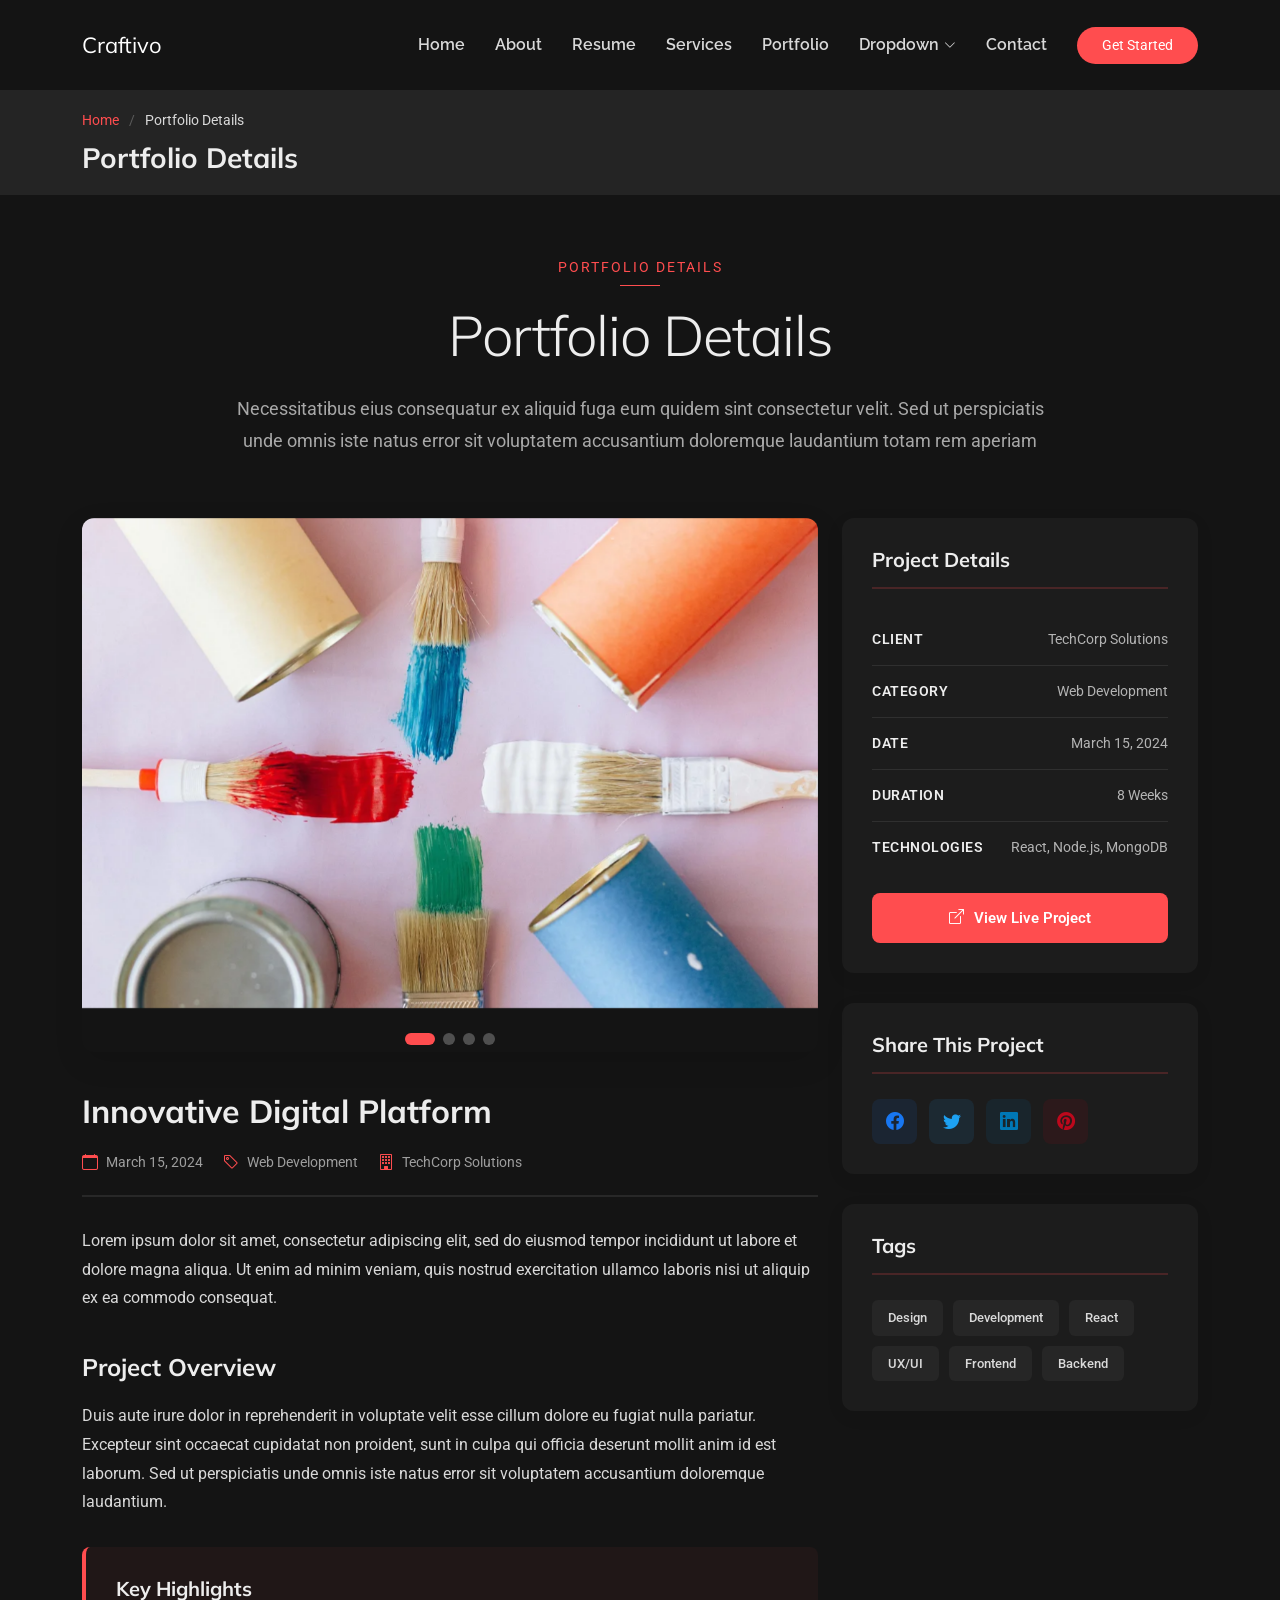
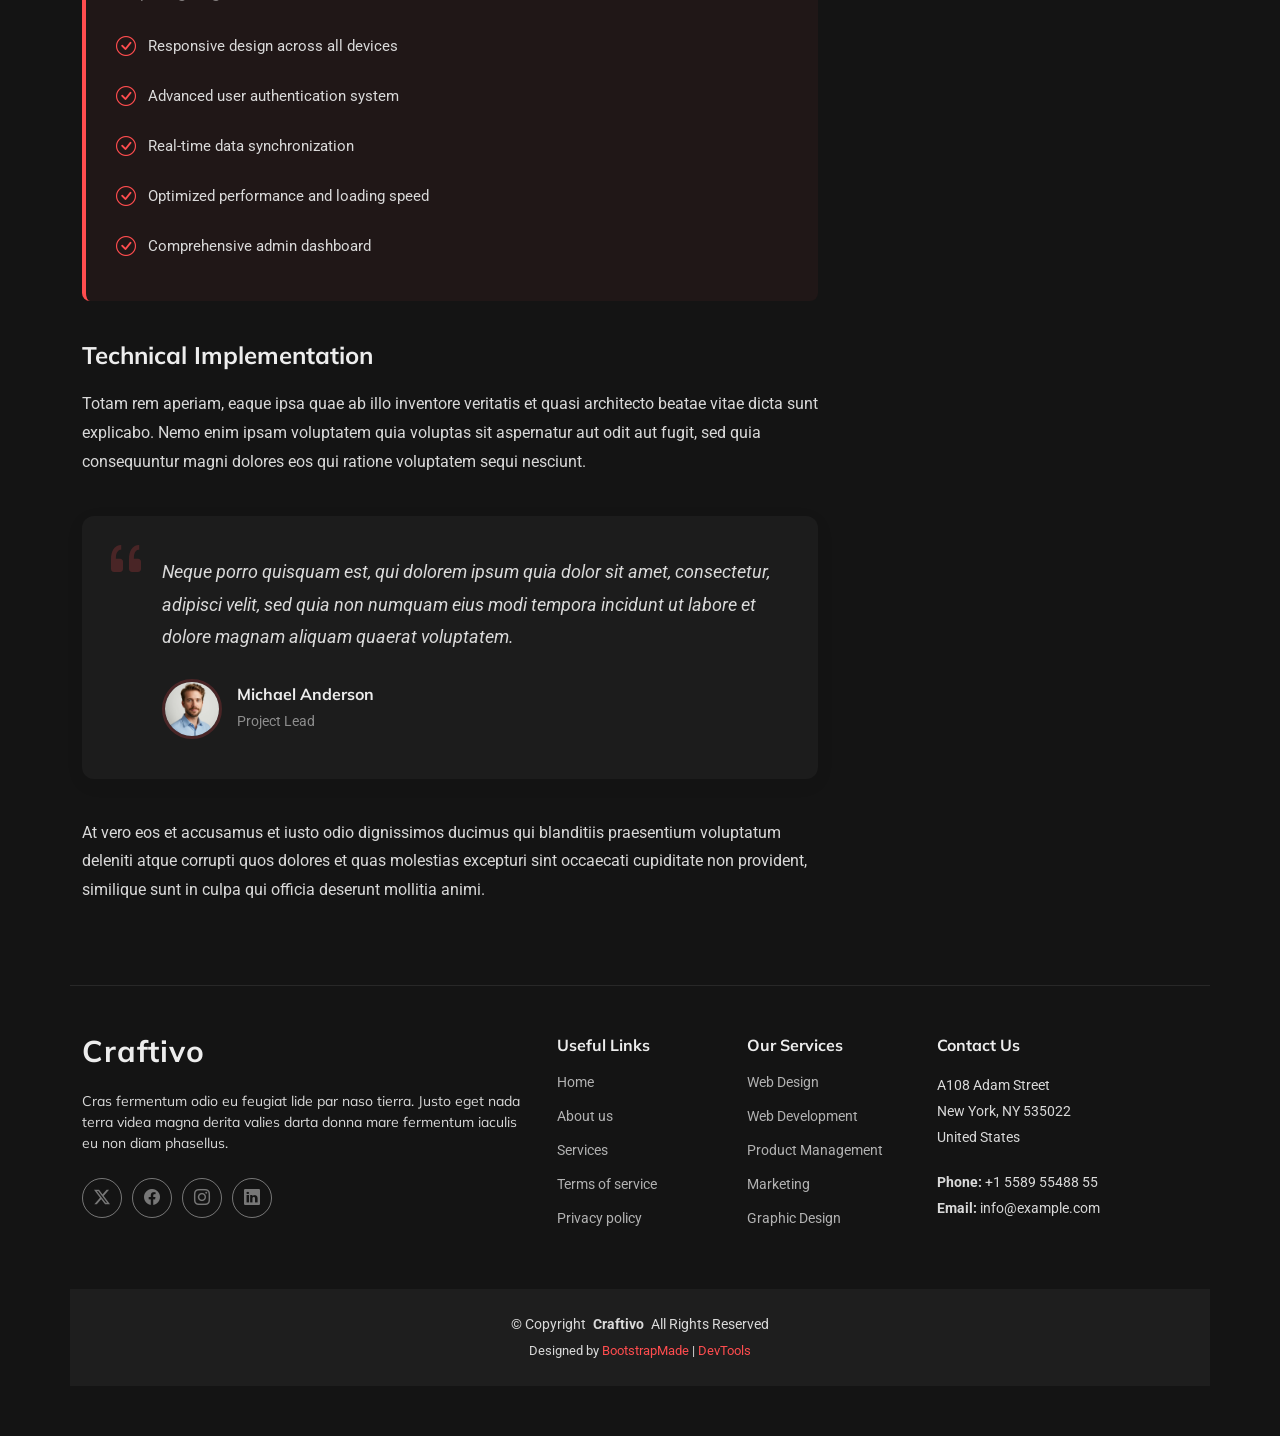
<file: portfolio-details.html>
<!DOCTYPE html>
<html lang="en">

<head>
  <meta charset="utf-8">
  <meta content="width=device-width, initial-scale=1.0" name="viewport">
  <title>Portfolio Details - Craftivo Bootstrap Template</title>
  <meta name="description" content="">
  <meta name="keywords" content="">

  <!-- Favicons -->
  <link href="assets/img/favicon.png" rel="icon">
  <link href="assets/img/apple-touch-icon.png" rel="apple-touch-icon">

  <!-- Fonts -->
  <link href="https://fonts.googleapis.com" rel="preconnect">
  <link href="https://fonts.gstatic.com" rel="preconnect" crossorigin>
  <link href="https://fonts.googleapis.com/css2?family=Roboto:ital,wght@0,100;0,300;0,400;0,500;0,700;0,900;1,100;1,300;1,400;1,500;1,700;1,900&family=Raleway:ital,wght@0,100;0,200;0,300;0,400;0,500;0,600;0,700;0,800;0,900;1,100;1,200;1,300;1,400;1,500;1,600;1,700;1,800;1,900&family=Mulish:ital,wght@0,200;0,300;0,400;0,500;0,600;0,700;0,800;0,900;1,200;1,300;1,400;1,500;1,600;1,700;1,800;1,900&display=swap" rel="stylesheet">

  <!-- Vendor CSS Files -->
  <link href="assets/vendor/bootstrap/css/bootstrap.min.css" rel="stylesheet">
  <link href="assets/vendor/bootstrap-icons/bootstrap-icons.css" rel="stylesheet">
  <link href="assets/vendor/aos/aos.css" rel="stylesheet">
  <link href="assets/vendor/glightbox/css/glightbox.min.css" rel="stylesheet">
  <link href="assets/vendor/swiper/swiper-bundle.min.css" rel="stylesheet">

  <!-- Main CSS File -->
  <link href="assets/css/main.css" rel="stylesheet">

  <!-- =======================================================
  * Template Name: Craftivo
  * Template URL: https://bootstrapmade.com/craftivo-bootstrap-portfolio-template/
  * Updated: Oct 04 2025 with Bootstrap v5.3.8
  * Author: BootstrapMade.com
  * License: https://bootstrapmade.com/license/
  ======================================================== -->
</head>

<body class="portfolio-details-page">

  <header id="header" class="header d-flex align-items-center sticky-top">
    <div class="container-fluid container-xl position-relative d-flex align-items-center">

      <a href="index.html" class="logo d-flex align-items-center me-auto">
        <!-- Uncomment the line below if you also wish to use an image logo -->
        <!-- <img src="assets/img/logo.webp" alt=""> -->
        <h1 class="sitename">Craftivo</h1>
      </a>

      <nav id="navmenu" class="navmenu">
        <ul>
          <li><a href="#hero">Home</a></li>
          <li><a href="#about">About</a></li>
          <li><a href="#resume">Resume</a></li>
          <li><a href="#services">Services</a></li>
          <li><a href="#portfolio">Portfolio</a></li>
          <li class="dropdown"><a href="#"><span>Dropdown</span> <i class="bi bi-chevron-down toggle-dropdown"></i></a>
            <ul>
              <li><a href="#">Dropdown 1</a></li>
              <li class="dropdown"><a href="#"><span>Deep Dropdown</span> <i class="bi bi-chevron-down toggle-dropdown"></i></a>
                <ul>
                  <li><a href="#">Deep Dropdown 1</a></li>
                  <li><a href="#">Deep Dropdown 2</a></li>
                  <li><a href="#">Deep Dropdown 3</a></li>
                  <li><a href="#">Deep Dropdown 4</a></li>
                  <li><a href="#">Deep Dropdown 5</a></li>
                </ul>
              </li>
              <li><a href="#">Dropdown 2</a></li>
              <li><a href="#">Dropdown 3</a></li>
              <li><a href="#">Dropdown 4</a></li>
            </ul>
          </li>
          <li><a href="#contact">Contact</a></li>
        </ul>
        <i class="mobile-nav-toggle d-xl-none bi bi-list"></i>
      </nav>

      <a class="btn-getstarted" href="#about">Get Started</a>

    </div>
  </header>

  <main class="main">

    <!-- Page Title -->
    <div class="page-title light-background">
      <div class="container">
        <nav class="breadcrumbs">
          <ol>
            <li><a href="index.html">Home</a></li>
            <li class="current">Portfolio Details</li>
          </ol>
        </nav>
        <h1>Portfolio Details</h1>
      </div>
    </div><!-- End Page Title -->

    <!-- Portfolio Details Section -->
    <section id="portfolio-details" class="portfolio-details section">

      <!-- Section Title -->
      <div class="container section-title" data-aos="fade-up">
        <span class="subtitle">Portfolio Details</span>
        <h2>Portfolio Details</h2>
        <p>Necessitatibus eius consequatur ex aliquid fuga eum quidem sint consectetur velit. Sed ut perspiciatis unde omnis iste natus error sit voluptatem accusantium doloremque laudantium totam rem aperiam</p>
      </div><!-- End Section Title -->

      <div class="container" data-aos="fade-up" data-aos-delay="100">

        <div class="row gy-5">

          <div class="col-lg-8">

            <div class="portfolio-details-slider swiper init-swiper">
              <script type="application/json" class="swiper-config">
                {
                  "loop": true,
                  "speed": 600,
                  "autoplay": {
                    "delay": 4000
                  },
                  "slidesPerView": 1,
                  "spaceBetween": 0,
                  "effect": "fade",
                  "pagination": {
                    "el": ".swiper-pagination",
                    "type": "bullets",
                    "clickable": true
                  }
                }
              </script>
              <div class="swiper-wrapper">

                <div class="swiper-slide">
                  <img src="assets/img/portfolio/portfolio-3.webp" alt="Portfolio Image" class="img-fluid">
                </div>

                <div class="swiper-slide">
                  <img src="assets/img/portfolio/portfolio-6.webp" alt="Portfolio Image" class="img-fluid">
                </div>

                <div class="swiper-slide">
                  <img src="assets/img/portfolio/portfolio-9.webp" alt="Portfolio Image" class="img-fluid">
                </div>

                <div class="swiper-slide">
                  <img src="assets/img/portfolio/portfolio-11.webp" alt="Portfolio Image" class="img-fluid">
                </div>

              </div>
              <div class="swiper-pagination"></div>
            </div>

            <div class="portfolio-content" data-aos="fade-up" data-aos-delay="200">
              <h2>Innovative Digital Platform</h2>

              <div class="meta-info">
                <span class="date"><i class="bi bi-calendar"></i> March 15, 2024</span>
                <span class="category"><i class="bi bi-tag"></i> Web Development</span>
                <span class="client"><i class="bi bi-building"></i> TechCorp Solutions</span>
              </div>

              <p>
                Lorem ipsum dolor sit amet, consectetur adipiscing elit, sed do eiusmod tempor incididunt ut labore et dolore magna aliqua. Ut enim ad minim veniam, quis nostrud exercitation ullamco laboris nisi ut aliquip ex ea commodo consequat.
              </p>

              <h3>Project Overview</h3>
              <p>
                Duis aute irure dolor in reprehenderit in voluptate velit esse cillum dolore eu fugiat nulla pariatur. Excepteur sint occaecat cupidatat non proident, sunt in culpa qui officia deserunt mollit anim id est laborum. Sed ut perspiciatis unde omnis iste natus error sit voluptatem accusantium doloremque laudantium.
              </p>

              <div class="highlights-box">
                <h4>Key Highlights</h4>
                <ul>
                  <li><i class="bi bi-check-circle"></i> Responsive design across all devices</li>
                  <li><i class="bi bi-check-circle"></i> Advanced user authentication system</li>
                  <li><i class="bi bi-check-circle"></i> Real-time data synchronization</li>
                  <li><i class="bi bi-check-circle"></i> Optimized performance and loading speed</li>
                  <li><i class="bi bi-check-circle"></i> Comprehensive admin dashboard</li>
                </ul>
              </div>

              <h3>Technical Implementation</h3>
              <p>
                Totam rem aperiam, eaque ipsa quae ab illo inventore veritatis et quasi architecto beatae vitae dicta sunt explicabo. Nemo enim ipsam voluptatem quia voluptas sit aspernatur aut odit aut fugit, sed quia consequuntur magni dolores eos qui ratione voluptatem sequi nesciunt.
              </p>

              <blockquote>
                <i class="bi bi-quote quote-icon"></i>
                <p>
                  Neque porro quisquam est, qui dolorem ipsum quia dolor sit amet, consectetur, adipisci velit, sed quia non numquam eius modi tempora incidunt ut labore et dolore magnam aliquam quaerat voluptatem.
                </p>
                <div class="author">
                  <img src="assets/img/person/person-m-7.webp" alt="Author">
                  <div class="author-info">
                    <h5>Michael Anderson</h5>
                    <span>Project Lead</span>
                  </div>
                </div>
              </blockquote>

              <p>
                At vero eos et accusamus et iusto odio dignissimos ducimus qui blanditiis praesentium voluptatum deleniti atque corrupti quos dolores et quas molestias excepturi sint occaecati cupiditate non provident, similique sunt in culpa qui officia deserunt mollitia animi.
              </p>

            </div>

          </div>

          <div class="col-lg-4">

            <div class="sidebar" data-aos="fade-up" data-aos-delay="200">

              <div class="info-card">
                <h3>Project Details</h3>
                <div class="info-item">
                  <span class="label">Client</span>
                  <span class="value">TechCorp Solutions</span>
                </div>
                <div class="info-item">
                  <span class="label">Category</span>
                  <span class="value">Web Development</span>
                </div>
                <div class="info-item">
                  <span class="label">Date</span>
                  <span class="value">March 15, 2024</span>
                </div>
                <div class="info-item">
                  <span class="label">Duration</span>
                  <span class="value">8 Weeks</span>
                </div>
                <div class="info-item">
                  <span class="label">Technologies</span>
                  <span class="value">React, Node.js, MongoDB</span>
                </div>
                <a href="https://www.example.com" class="btn-primary" target="_blank">
                  <i class="bi bi-box-arrow-up-right"></i> View Live Project
                </a>
              </div>

              <div class="share-card" data-aos="fade-up" data-aos-delay="300">
                <h3>Share This Project</h3>
                <div class="social-links">
                  <a href="#" class="facebook"><i class="bi bi-facebook"></i></a>
                  <a href="#" class="twitter"><i class="bi bi-twitter"></i></a>
                  <a href="#" class="linkedin"><i class="bi bi-linkedin"></i></a>
                  <a href="#" class="pinterest"><i class="bi bi-pinterest"></i></a>
                </div>
              </div>

              <div class="tags-card" data-aos="fade-up" data-aos-delay="400">
                <h3>Tags</h3>
                <div class="tags">
                  <a href="#">Design</a>
                  <a href="#">Development</a>
                  <a href="#">React</a>
                  <a href="#">UX/UI</a>
                  <a href="#">Frontend</a>
                  <a href="#">Backend</a>
                </div>
              </div>

            </div>

          </div>

        </div>

      </div>

    </section><!-- /Portfolio Details Section -->

  </main>

  <footer id="footer" class="footer">

    <div class="container footer-top">
      <div class="row gy-4">
        <div class="col-lg-5 col-md-12 footer-about">
          <a href="index.html" class="logo d-flex align-items-center">
            <span class="sitename">Craftivo</span>
          </a>
          <p>Cras fermentum odio eu feugiat lide par naso tierra. Justo eget nada terra videa magna derita valies darta donna mare fermentum iaculis eu non diam phasellus.</p>
          <div class="social-links d-flex mt-4">
            <a href=""><i class="bi bi-twitter-x"></i></a>
            <a href=""><i class="bi bi-facebook"></i></a>
            <a href=""><i class="bi bi-instagram"></i></a>
            <a href=""><i class="bi bi-linkedin"></i></a>
          </div>
        </div>

        <div class="col-lg-2 col-6 footer-links">
          <h4>Useful Links</h4>
          <ul>
            <li><a href="#">Home</a></li>
            <li><a href="#">About us</a></li>
            <li><a href="#">Services</a></li>
            <li><a href="#">Terms of service</a></li>
            <li><a href="#">Privacy policy</a></li>
          </ul>
        </div>

        <div class="col-lg-2 col-6 footer-links">
          <h4>Our Services</h4>
          <ul>
            <li><a href="#">Web Design</a></li>
            <li><a href="#">Web Development</a></li>
            <li><a href="#">Product Management</a></li>
            <li><a href="#">Marketing</a></li>
            <li><a href="#">Graphic Design</a></li>
          </ul>
        </div>

        <div class="col-lg-3 col-md-12 footer-contact text-center text-md-start">
          <h4>Contact Us</h4>
          <p>A108 Adam Street</p>
          <p>New York, NY 535022</p>
          <p>United States</p>
          <p class="mt-4"><strong>Phone:</strong> <span>+1 5589 55488 55</span></p>
          <p><strong>Email:</strong> <span>info@example.com</span></p>
        </div>

      </div>
    </div>

    <div class="container copyright text-center mt-4">
      <p>© <span>Copyright</span> <strong class="px-1 sitename">Craftivo</strong> <span>All Rights Reserved</span></p>
      <div class="credits">
        <!-- All the links in the footer should remain intact. -->
        <!-- You can delete the links only if you've purchased the pro version. -->
        <!-- Licensing information: https://bootstrapmade.com/license/ -->
        <!-- Purchase the pro version with working PHP/AJAX contact form: [buy-url] -->
        Designed by <a href="https://bootstrapmade.com/">BootstrapMade</a> | <a href="https://bootstrapmade.com/tools/">DevTools</a>
      </div>
    </div>

  </footer>

  <!-- Scroll Top -->
  <a href="#" id="scroll-top" class="scroll-top d-flex align-items-center justify-content-center"><i class="bi bi-arrow-up-short"></i></a>

  <!-- Preloader -->
  <div id="preloader"></div>

  <!-- Vendor JS Files -->
  <script src="assets/vendor/bootstrap/js/bootstrap.bundle.min.js"></script>
  <script src="assets/vendor/php-email-form/validate.js"></script>
  <script src="assets/vendor/aos/aos.js"></script>
  <script src="assets/vendor/typed.js/typed.umd.js"></script>
  <script src="assets/vendor/waypoints/noframework.waypoints.js"></script>
  <script src="assets/vendor/glightbox/js/glightbox.min.js"></script>
  <script src="assets/vendor/imagesloaded/imagesloaded.pkgd.min.js"></script>
  <script src="assets/vendor/isotope-layout/isotope.pkgd.min.js"></script>
  <script src="assets/vendor/swiper/swiper-bundle.min.js"></script>

  <!-- Main JS File -->
  <script src="assets/js/main.js"></script>

</body>

</html>
</file>
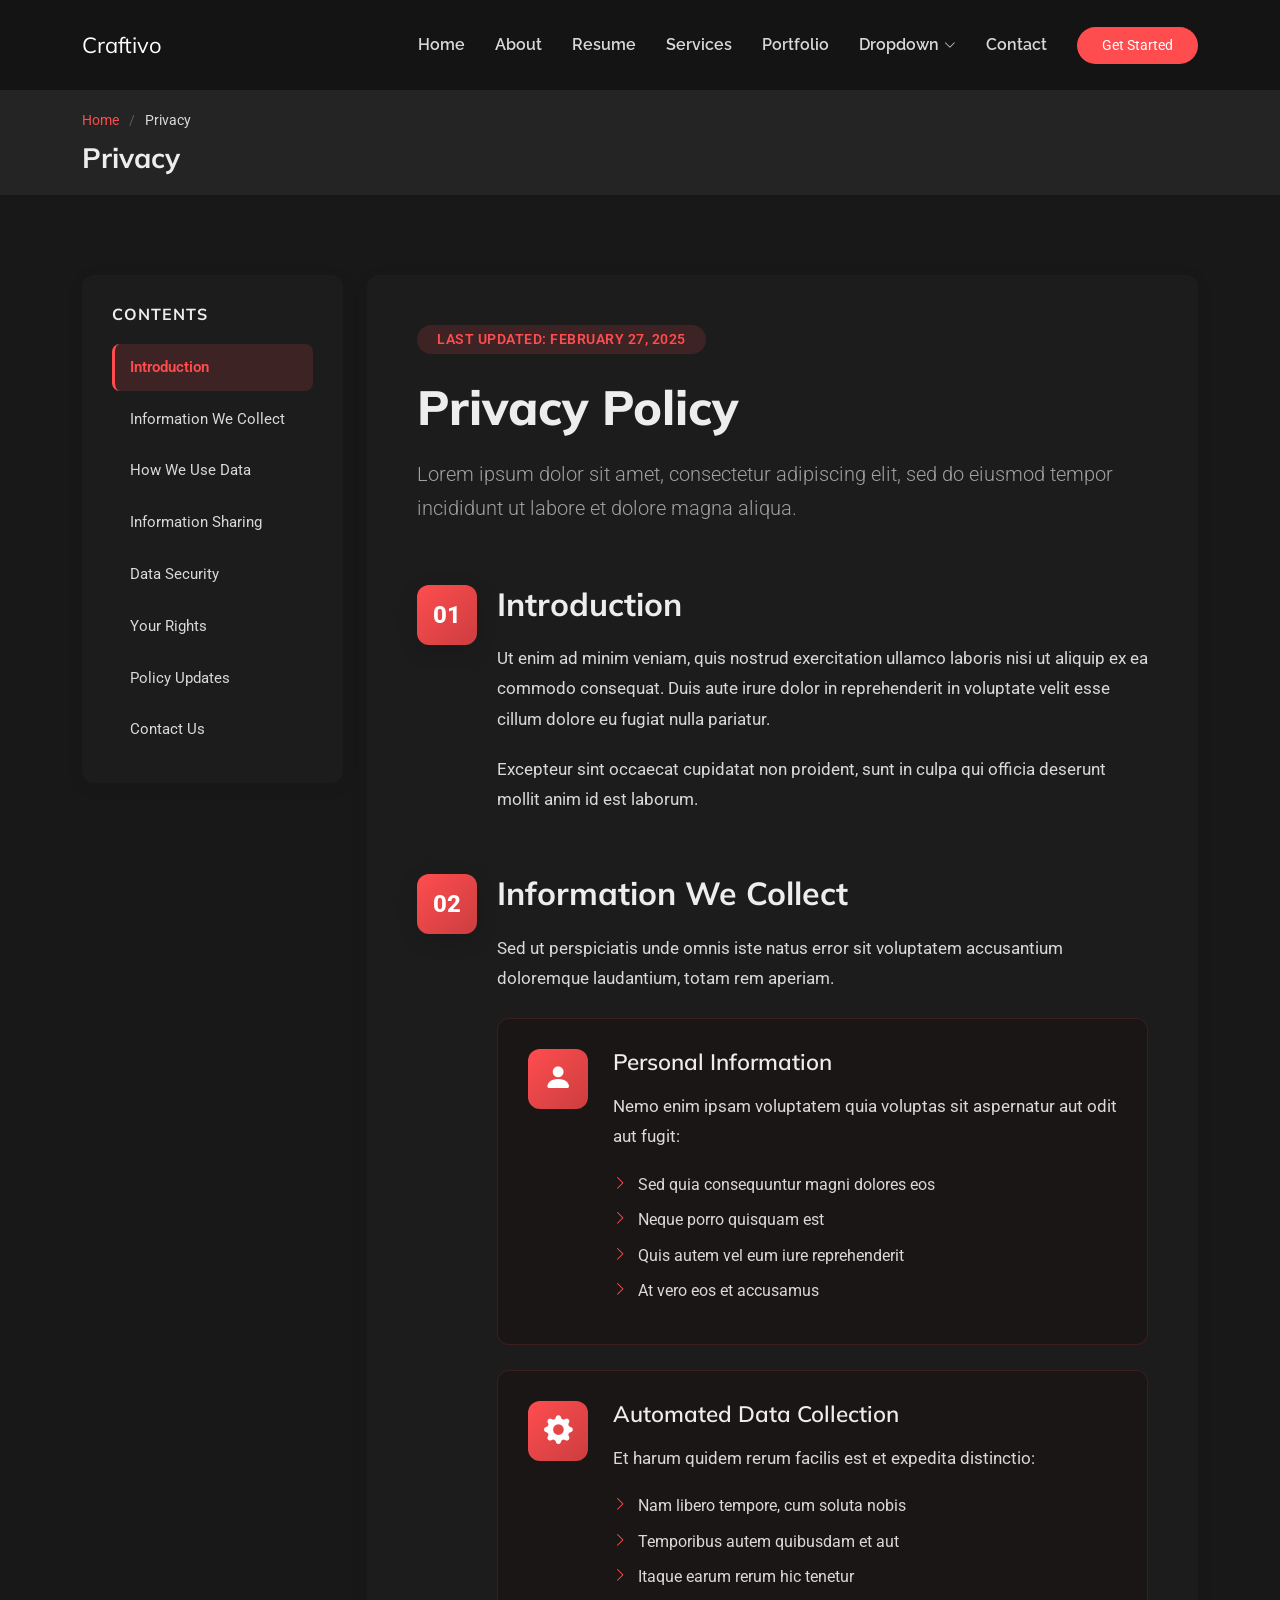
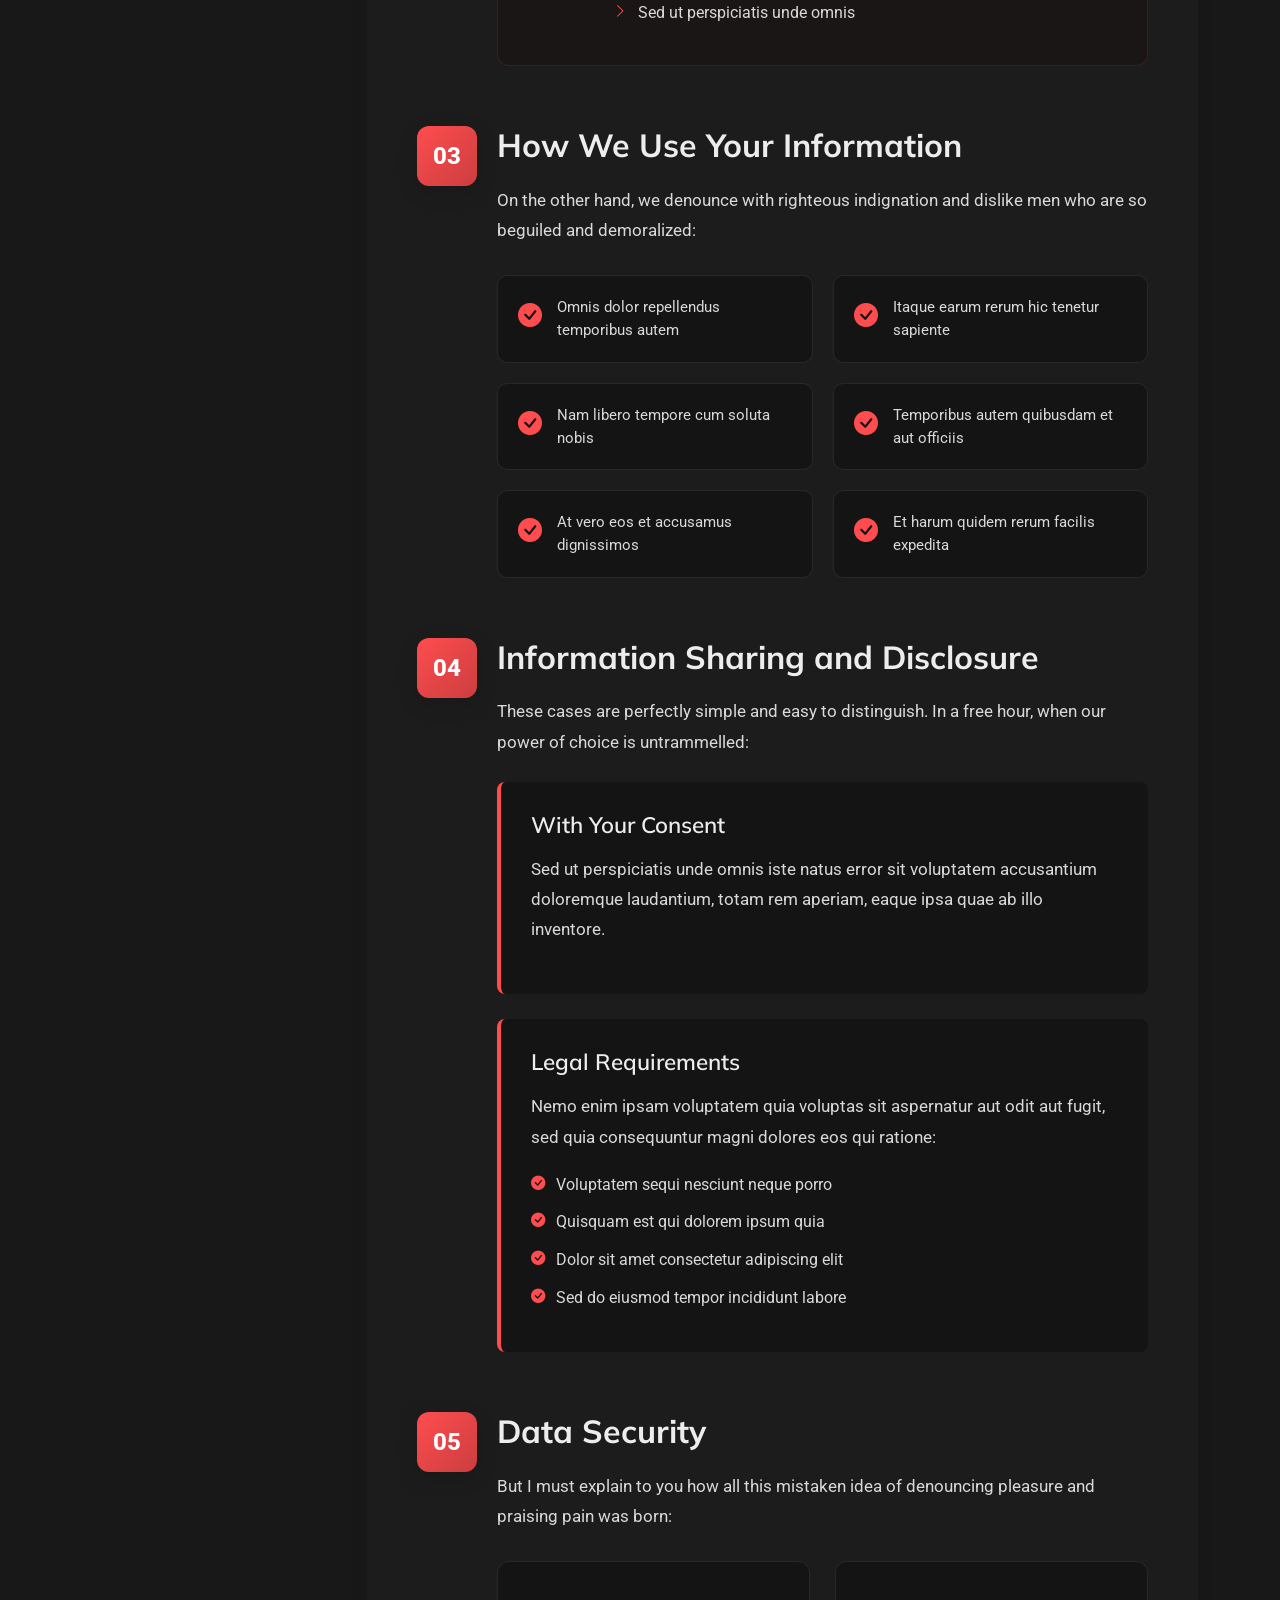
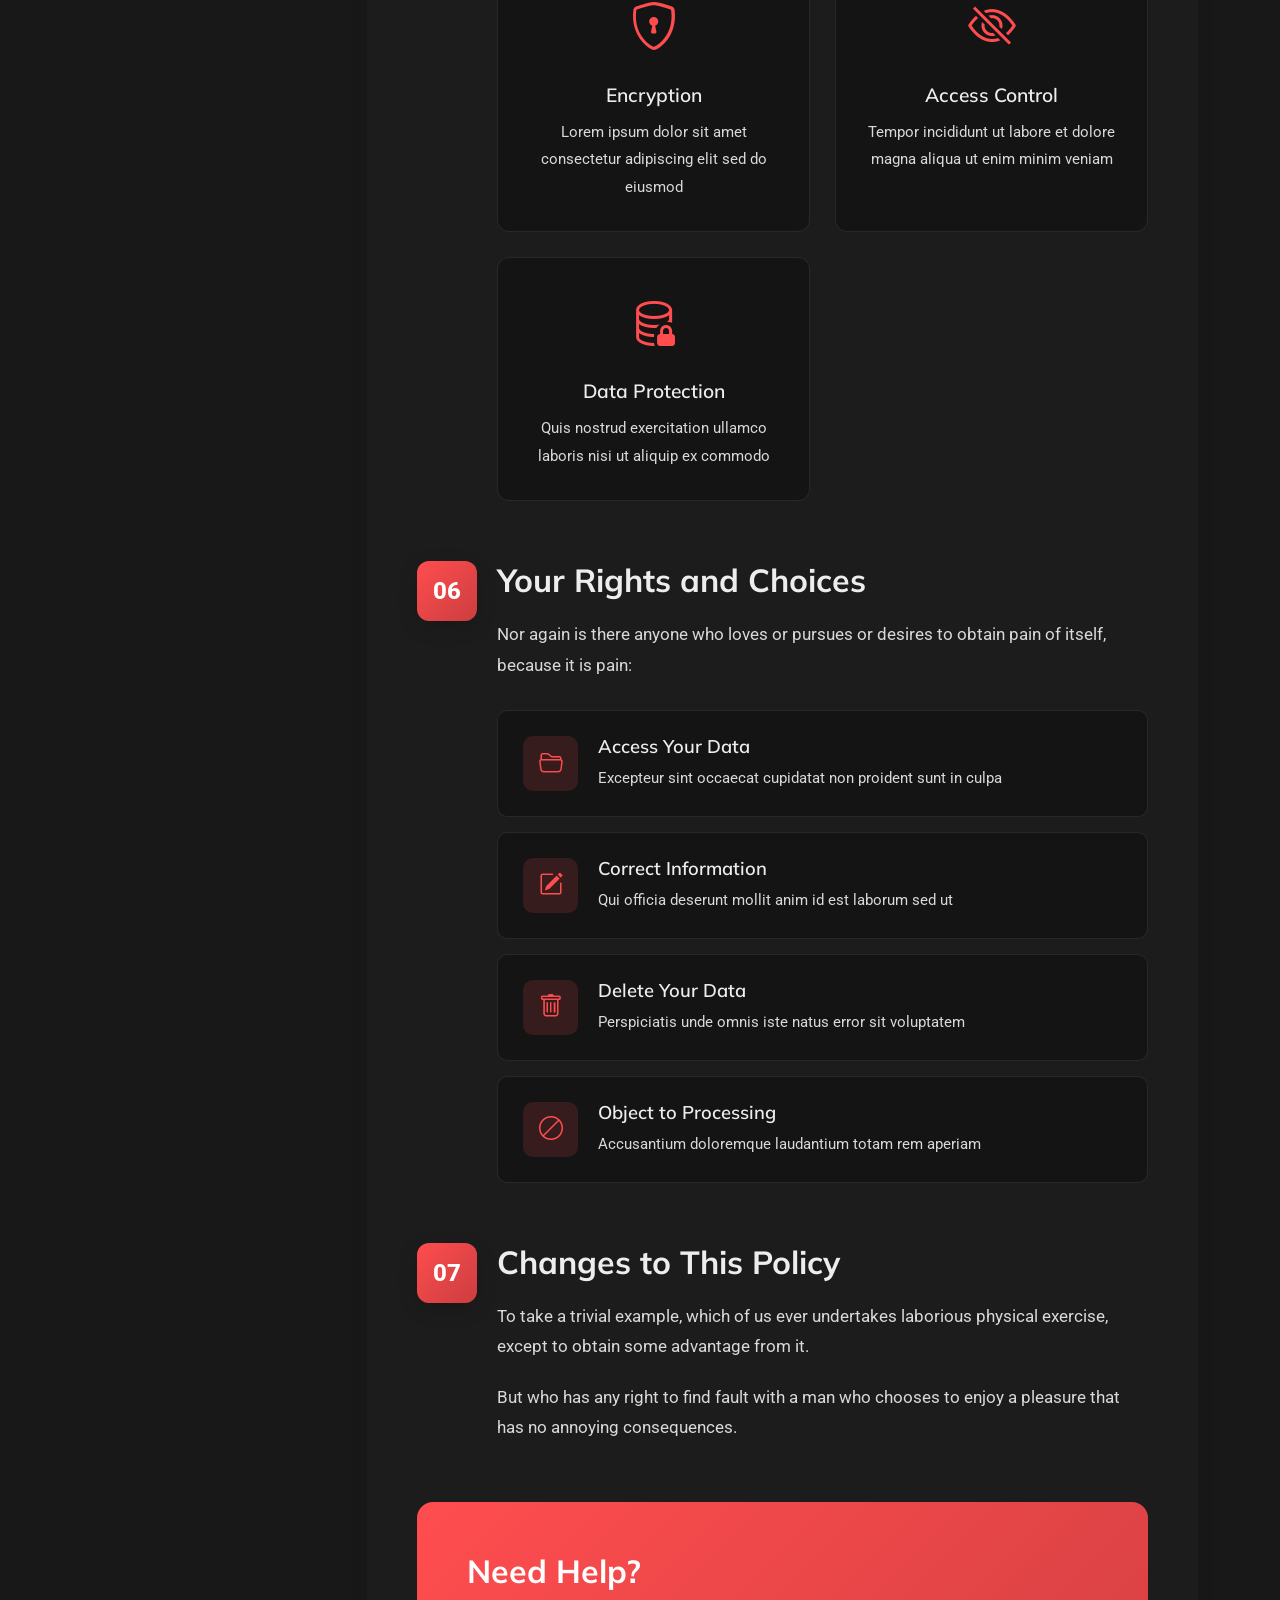
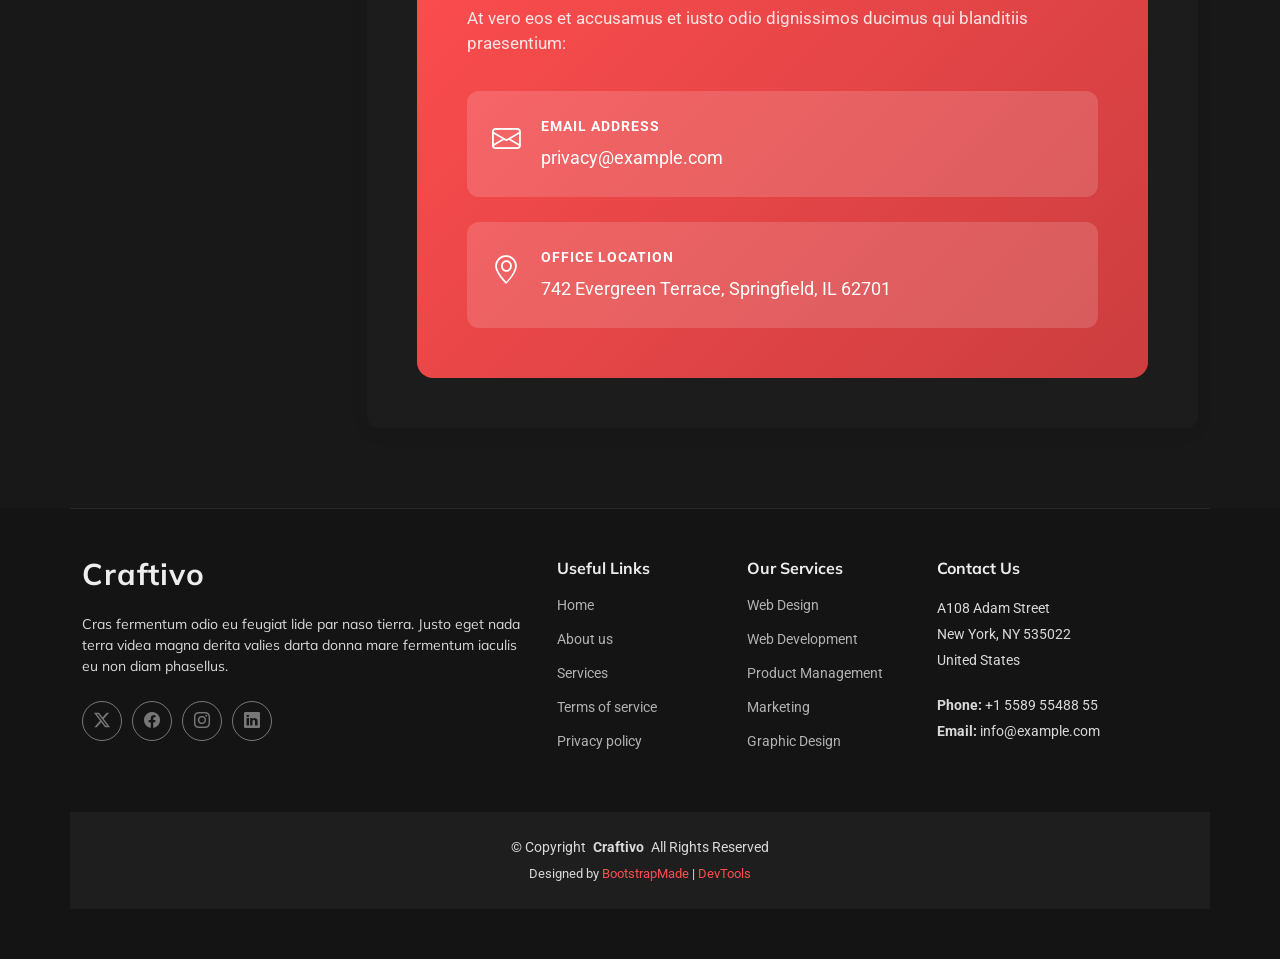
<file: privacy.html>
<!DOCTYPE html>
<html lang="en">

<head>
  <meta charset="utf-8">
  <meta content="width=device-width, initial-scale=1.0" name="viewport">
  <title>Privacy - Craftivo Bootstrap Template</title>
  <meta name="description" content="">
  <meta name="keywords" content="">

  <!-- Favicons -->
  <link href="assets/img/favicon.png" rel="icon">
  <link href="assets/img/apple-touch-icon.png" rel="apple-touch-icon">

  <!-- Fonts -->
  <link href="https://fonts.googleapis.com" rel="preconnect">
  <link href="https://fonts.gstatic.com" rel="preconnect" crossorigin>
  <link href="https://fonts.googleapis.com/css2?family=Roboto:ital,wght@0,100;0,300;0,400;0,500;0,700;0,900;1,100;1,300;1,400;1,500;1,700;1,900&family=Raleway:ital,wght@0,100;0,200;0,300;0,400;0,500;0,600;0,700;0,800;0,900;1,100;1,200;1,300;1,400;1,500;1,600;1,700;1,800;1,900&family=Mulish:ital,wght@0,200;0,300;0,400;0,500;0,600;0,700;0,800;0,900;1,200;1,300;1,400;1,500;1,600;1,700;1,800;1,900&display=swap" rel="stylesheet">

  <!-- Vendor CSS Files -->
  <link href="assets/vendor/bootstrap/css/bootstrap.min.css" rel="stylesheet">
  <link href="assets/vendor/bootstrap-icons/bootstrap-icons.css" rel="stylesheet">
  <link href="assets/vendor/aos/aos.css" rel="stylesheet">
  <link href="assets/vendor/glightbox/css/glightbox.min.css" rel="stylesheet">
  <link href="assets/vendor/swiper/swiper-bundle.min.css" rel="stylesheet">

  <!-- Main CSS File -->
  <link href="assets/css/main.css" rel="stylesheet">

  <!-- =======================================================
  * Template Name: Craftivo
  * Template URL: https://bootstrapmade.com/craftivo-bootstrap-portfolio-template/
  * Updated: Oct 04 2025 with Bootstrap v5.3.8
  * Author: BootstrapMade.com
  * License: https://bootstrapmade.com/license/
  ======================================================== -->
</head>

<body class="privacy-page">

  <header id="header" class="header d-flex align-items-center sticky-top">
    <div class="container-fluid container-xl position-relative d-flex align-items-center">

      <a href="index.html" class="logo d-flex align-items-center me-auto">
        <!-- Uncomment the line below if you also wish to use an image logo -->
        <!-- <img src="assets/img/logo.webp" alt=""> -->
        <h1 class="sitename">Craftivo</h1>
      </a>

      <nav id="navmenu" class="navmenu">
        <ul>
          <li><a href="#hero">Home</a></li>
          <li><a href="#about">About</a></li>
          <li><a href="#resume">Resume</a></li>
          <li><a href="#services">Services</a></li>
          <li><a href="#portfolio">Portfolio</a></li>
          <li class="dropdown"><a href="#"><span>Dropdown</span> <i class="bi bi-chevron-down toggle-dropdown"></i></a>
            <ul>
              <li><a href="#">Dropdown 1</a></li>
              <li class="dropdown"><a href="#"><span>Deep Dropdown</span> <i class="bi bi-chevron-down toggle-dropdown"></i></a>
                <ul>
                  <li><a href="#">Deep Dropdown 1</a></li>
                  <li><a href="#">Deep Dropdown 2</a></li>
                  <li><a href="#">Deep Dropdown 3</a></li>
                  <li><a href="#">Deep Dropdown 4</a></li>
                  <li><a href="#">Deep Dropdown 5</a></li>
                </ul>
              </li>
              <li><a href="#">Dropdown 2</a></li>
              <li><a href="#">Dropdown 3</a></li>
              <li><a href="#">Dropdown 4</a></li>
            </ul>
          </li>
          <li><a href="#contact">Contact</a></li>
        </ul>
        <i class="mobile-nav-toggle d-xl-none bi bi-list"></i>
      </nav>

      <a class="btn-getstarted" href="#about">Get Started</a>

    </div>
  </header>

  <main class="main">

    <!-- Page Title -->
    <div class="page-title light-background">
      <div class="container">
        <nav class="breadcrumbs">
          <ol>
            <li><a href="index.html">Home</a></li>
            <li class="current">Privacy</li>
          </ol>
        </nav>
        <h1>Privacy</h1>
      </div>
    </div><!-- End Page Title -->

    <!-- Privacy Section -->
    <section id="privacy" class="privacy section">

      <div class="container">

        <div class="row">
          <!-- Sidebar Navigation -->
          <div class="col-lg-3">
            <div class="policy-sidebar" data-aos="fade-right">
              <h3>Contents</h3>
              <nav class="policy-nav">
                <a href="#introduction" class="nav-link active">Introduction</a>
                <a href="#information-collect" class="nav-link">Information We Collect</a>
                <a href="#use-information" class="nav-link">How We Use Data</a>
                <a href="#sharing" class="nav-link">Information Sharing</a>
                <a href="#security" class="nav-link">Data Security</a>
                <a href="#rights" class="nav-link">Your Rights</a>
                <a href="#changes" class="nav-link">Policy Updates</a>
                <a href="#contact" class="nav-link">Contact Us</a>
              </nav>
            </div>
          </div>

          <!-- Main Content -->
          <div class="col-lg-9">
            <div class="policy-main">
              <!-- Header -->
              <div class="policy-hero" data-aos="fade-up">
                <div class="badge">Last Updated: February 27, 2025</div>
                <h1>Privacy Policy</h1>
                <p class="lead">Lorem ipsum dolor sit amet, consectetur adipiscing elit, sed do eiusmod tempor incididunt ut labore et dolore magna aliqua.</p>
              </div>

              <!-- Introduction -->
              <div class="policy-section" id="introduction" data-aos="fade-up" data-aos-delay="100">
                <div class="section-number">01</div>
                <h2>Introduction</h2>
                <p>Ut enim ad minim veniam, quis nostrud exercitation ullamco laboris nisi ut aliquip ex ea commodo consequat. Duis aute irure dolor in reprehenderit in voluptate velit esse cillum dolore eu fugiat nulla pariatur.</p>
                <p>Excepteur sint occaecat cupidatat non proident, sunt in culpa qui officia deserunt mollit anim id est laborum.</p>
              </div>

              <!-- Information Collection -->
              <div class="policy-section" id="information-collect" data-aos="fade-up" data-aos-delay="150">
                <div class="section-number">02</div>
                <h2>Information We Collect</h2>
                <p>Sed ut perspiciatis unde omnis iste natus error sit voluptatem accusantium doloremque laudantium, totam rem aperiam.</p>

                <div class="info-card">
                  <div class="card-icon">
                    <i class="bi bi-person-fill"></i>
                  </div>
                  <div class="card-content">
                    <h3>Personal Information</h3>
                    <p>Nemo enim ipsam voluptatem quia voluptas sit aspernatur aut odit aut fugit:</p>
                    <ul>
                      <li>Sed quia consequuntur magni dolores eos</li>
                      <li>Neque porro quisquam est</li>
                      <li>Quis autem vel eum iure reprehenderit</li>
                      <li>At vero eos et accusamus</li>
                    </ul>
                  </div>
                </div>

                <div class="info-card">
                  <div class="card-icon">
                    <i class="bi bi-gear-fill"></i>
                  </div>
                  <div class="card-content">
                    <h3>Automated Data Collection</h3>
                    <p>Et harum quidem rerum facilis est et expedita distinctio:</p>
                    <ul>
                      <li>Nam libero tempore, cum soluta nobis</li>
                      <li>Temporibus autem quibusdam et aut</li>
                      <li>Itaque earum rerum hic tenetur</li>
                      <li>Sed ut perspiciatis unde omnis</li>
                    </ul>
                  </div>
                </div>
              </div>

              <!-- Use of Information -->
              <div class="policy-section" id="use-information" data-aos="fade-up" data-aos-delay="200">
                <div class="section-number">03</div>
                <h2>How We Use Your Information</h2>
                <p>On the other hand, we denounce with righteous indignation and dislike men who are so beguiled and demoralized:</p>
                <div class="usage-grid">
                  <div class="usage-item">
                    <i class="bi bi-check-circle-fill"></i>
                    <span>Omnis dolor repellendus temporibus autem</span>
                  </div>
                  <div class="usage-item">
                    <i class="bi bi-check-circle-fill"></i>
                    <span>Itaque earum rerum hic tenetur sapiente</span>
                  </div>
                  <div class="usage-item">
                    <i class="bi bi-check-circle-fill"></i>
                    <span>Nam libero tempore cum soluta nobis</span>
                  </div>
                  <div class="usage-item">
                    <i class="bi bi-check-circle-fill"></i>
                    <span>Temporibus autem quibusdam et aut officiis</span>
                  </div>
                  <div class="usage-item">
                    <i class="bi bi-check-circle-fill"></i>
                    <span>At vero eos et accusamus dignissimos</span>
                  </div>
                  <div class="usage-item">
                    <i class="bi bi-check-circle-fill"></i>
                    <span>Et harum quidem rerum facilis expedita</span>
                  </div>
                </div>
              </div>

              <!-- Information Sharing -->
              <div class="policy-section" id="sharing" data-aos="fade-up" data-aos-delay="250">
                <div class="section-number">04</div>
                <h2>Information Sharing and Disclosure</h2>
                <p>These cases are perfectly simple and easy to distinguish. In a free hour, when our power of choice is untrammelled:</p>

                <div class="sharing-box">
                  <h3>With Your Consent</h3>
                  <p>Sed ut perspiciatis unde omnis iste natus error sit voluptatem accusantium doloremque laudantium, totam rem aperiam, eaque ipsa quae ab illo inventore.</p>
                </div>

                <div class="sharing-box">
                  <h3>Legal Requirements</h3>
                  <p>Nemo enim ipsam voluptatem quia voluptas sit aspernatur aut odit aut fugit, sed quia consequuntur magni dolores eos qui ratione:</p>
                  <ul>
                    <li>Voluptatem sequi nesciunt neque porro</li>
                    <li>Quisquam est qui dolorem ipsum quia</li>
                    <li>Dolor sit amet consectetur adipiscing elit</li>
                    <li>Sed do eiusmod tempor incididunt labore</li>
                  </ul>
                </div>
              </div>

              <!-- Data Security -->
              <div class="policy-section" id="security" data-aos="fade-up" data-aos-delay="300">
                <div class="section-number">05</div>
                <h2>Data Security</h2>
                <p>But I must explain to you how all this mistaken idea of denouncing pleasure and praising pain was born:</p>
                <div class="security-features">
                  <div class="feature">
                    <i class="bi bi-shield-lock"></i>
                    <h4>Encryption</h4>
                    <p>Lorem ipsum dolor sit amet consectetur adipiscing elit sed do eiusmod</p>
                  </div>
                  <div class="feature">
                    <i class="bi bi-eye-slash"></i>
                    <h4>Access Control</h4>
                    <p>Tempor incididunt ut labore et dolore magna aliqua ut enim minim veniam</p>
                  </div>
                  <div class="feature">
                    <i class="bi bi-database-lock"></i>
                    <h4>Data Protection</h4>
                    <p>Quis nostrud exercitation ullamco laboris nisi ut aliquip ex commodo</p>
                  </div>
                </div>
              </div>

              <!-- Your Rights -->
              <div class="policy-section" id="rights" data-aos="fade-up" data-aos-delay="100">
                <div class="section-number">06</div>
                <h2>Your Rights and Choices</h2>
                <p>Nor again is there anyone who loves or pursues or desires to obtain pain of itself, because it is pain:</p>
                <div class="rights-list">
                  <div class="right-item">
                    <div class="right-icon"><i class="bi bi-folder2-open"></i></div>
                    <div class="right-content">
                      <h4>Access Your Data</h4>
                      <p>Excepteur sint occaecat cupidatat non proident sunt in culpa</p>
                    </div>
                  </div>
                  <div class="right-item">
                    <div class="right-icon"><i class="bi bi-pencil-square"></i></div>
                    <div class="right-content">
                      <h4>Correct Information</h4>
                      <p>Qui officia deserunt mollit anim id est laborum sed ut</p>
                    </div>
                  </div>
                  <div class="right-item">
                    <div class="right-icon"><i class="bi bi-trash"></i></div>
                    <div class="right-content">
                      <h4>Delete Your Data</h4>
                      <p>Perspiciatis unde omnis iste natus error sit voluptatem</p>
                    </div>
                  </div>
                  <div class="right-item">
                    <div class="right-icon"><i class="bi bi-ban"></i></div>
                    <div class="right-content">
                      <h4>Object to Processing</h4>
                      <p>Accusantium doloremque laudantium totam rem aperiam</p>
                    </div>
                  </div>
                </div>
              </div>

              <!-- Policy Updates -->
              <div class="policy-section" id="changes" data-aos="fade-up" data-aos-delay="150">
                <div class="section-number">07</div>
                <h2>Changes to This Policy</h2>
                <p>To take a trivial example, which of us ever undertakes laborious physical exercise, except to obtain some advantage from it.</p>
                <p>But who has any right to find fault with a man who chooses to enjoy a pleasure that has no annoying consequences.</p>
              </div>

              <!-- Contact Section -->
              <div class="policy-contact" id="contact" data-aos="fade-up" data-aos-delay="200">
                <div class="contact-card">
                  <h2>Need Help?</h2>
                  <p>At vero eos et accusamus et iusto odio dignissimos ducimus qui blanditiis praesentium:</p>
                  <div class="contact-info">
                    <div class="info-item">
                      <i class="bi bi-envelope"></i>
                      <div>
                        <strong>Email Address</strong>
                        <span>privacy@example.com</span>
                      </div>
                    </div>
                    <div class="info-item">
                      <i class="bi bi-geo-alt"></i>
                      <div>
                        <strong>Office Location</strong>
                        <span>742 Evergreen Terrace, Springfield, IL 62701</span>
                      </div>
                    </div>
                  </div>
                </div>
              </div>

            </div>
          </div>

        </div>

      </div>

    </section><!-- /Privacy Section -->

  </main>

  <footer id="footer" class="footer">

    <div class="container footer-top">
      <div class="row gy-4">
        <div class="col-lg-5 col-md-12 footer-about">
          <a href="index.html" class="logo d-flex align-items-center">
            <span class="sitename">Craftivo</span>
          </a>
          <p>Cras fermentum odio eu feugiat lide par naso tierra. Justo eget nada terra videa magna derita valies darta donna mare fermentum iaculis eu non diam phasellus.</p>
          <div class="social-links d-flex mt-4">
            <a href=""><i class="bi bi-twitter-x"></i></a>
            <a href=""><i class="bi bi-facebook"></i></a>
            <a href=""><i class="bi bi-instagram"></i></a>
            <a href=""><i class="bi bi-linkedin"></i></a>
          </div>
        </div>

        <div class="col-lg-2 col-6 footer-links">
          <h4>Useful Links</h4>
          <ul>
            <li><a href="#">Home</a></li>
            <li><a href="#">About us</a></li>
            <li><a href="#">Services</a></li>
            <li><a href="#">Terms of service</a></li>
            <li><a href="#">Privacy policy</a></li>
          </ul>
        </div>

        <div class="col-lg-2 col-6 footer-links">
          <h4>Our Services</h4>
          <ul>
            <li><a href="#">Web Design</a></li>
            <li><a href="#">Web Development</a></li>
            <li><a href="#">Product Management</a></li>
            <li><a href="#">Marketing</a></li>
            <li><a href="#">Graphic Design</a></li>
          </ul>
        </div>

        <div class="col-lg-3 col-md-12 footer-contact text-center text-md-start">
          <h4>Contact Us</h4>
          <p>A108 Adam Street</p>
          <p>New York, NY 535022</p>
          <p>United States</p>
          <p class="mt-4"><strong>Phone:</strong> <span>+1 5589 55488 55</span></p>
          <p><strong>Email:</strong> <span>info@example.com</span></p>
        </div>

      </div>
    </div>

    <div class="container copyright text-center mt-4">
      <p>© <span>Copyright</span> <strong class="px-1 sitename">Craftivo</strong> <span>All Rights Reserved</span></p>
      <div class="credits">
        <!-- All the links in the footer should remain intact. -->
        <!-- You can delete the links only if you've purchased the pro version. -->
        <!-- Licensing information: https://bootstrapmade.com/license/ -->
        <!-- Purchase the pro version with working PHP/AJAX contact form: [buy-url] -->
        Designed by <a href="https://bootstrapmade.com/">BootstrapMade</a> | <a href="https://bootstrapmade.com/tools/">DevTools</a>
      </div>
    </div>

  </footer>

  <!-- Scroll Top -->
  <a href="#" id="scroll-top" class="scroll-top d-flex align-items-center justify-content-center"><i class="bi bi-arrow-up-short"></i></a>

  <!-- Preloader -->
  <div id="preloader"></div>

  <!-- Vendor JS Files -->
  <script src="assets/vendor/bootstrap/js/bootstrap.bundle.min.js"></script>
  <script src="assets/vendor/php-email-form/validate.js"></script>
  <script src="assets/vendor/aos/aos.js"></script>
  <script src="assets/vendor/typed.js/typed.umd.js"></script>
  <script src="assets/vendor/waypoints/noframework.waypoints.js"></script>
  <script src="assets/vendor/glightbox/js/glightbox.min.js"></script>
  <script src="assets/vendor/imagesloaded/imagesloaded.pkgd.min.js"></script>
  <script src="assets/vendor/isotope-layout/isotope.pkgd.min.js"></script>
  <script src="assets/vendor/swiper/swiper-bundle.min.js"></script>

  <!-- Main JS File -->
  <script src="assets/js/main.js"></script>

</body>

</html>
</file>
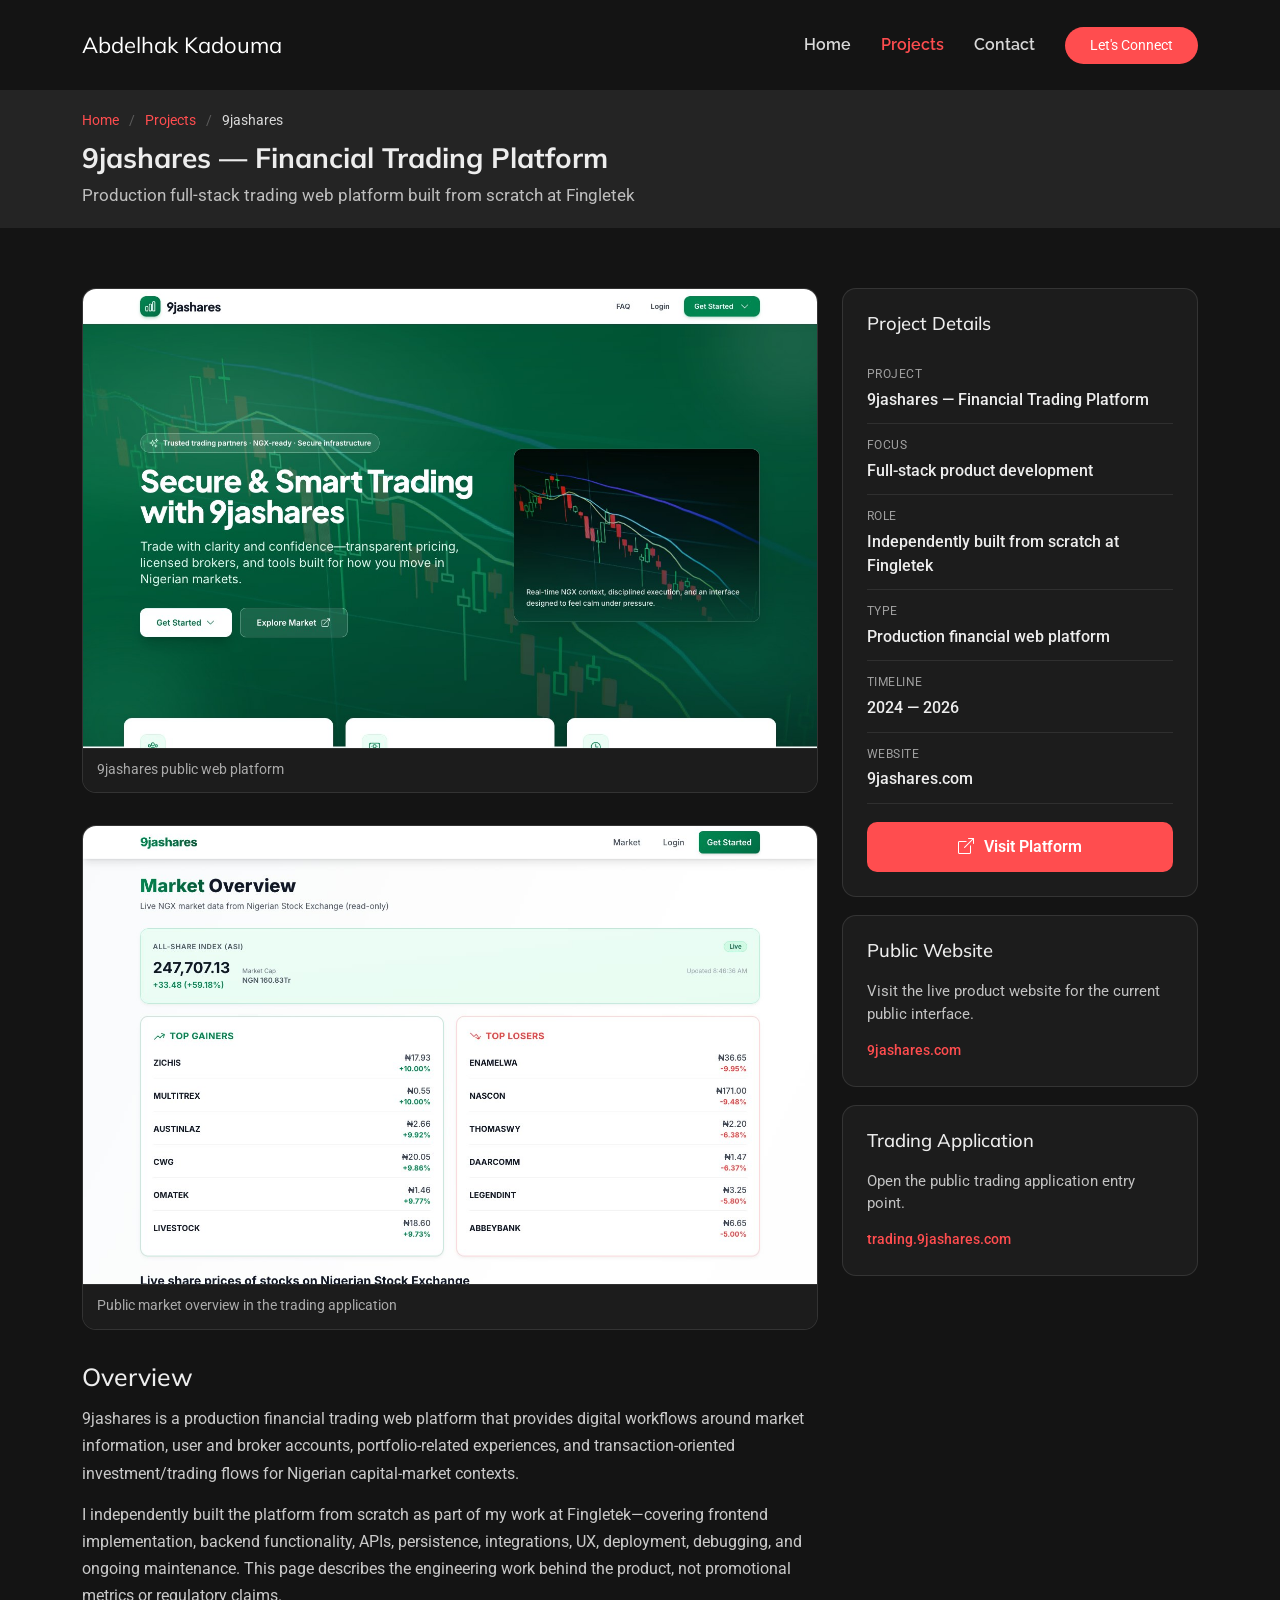
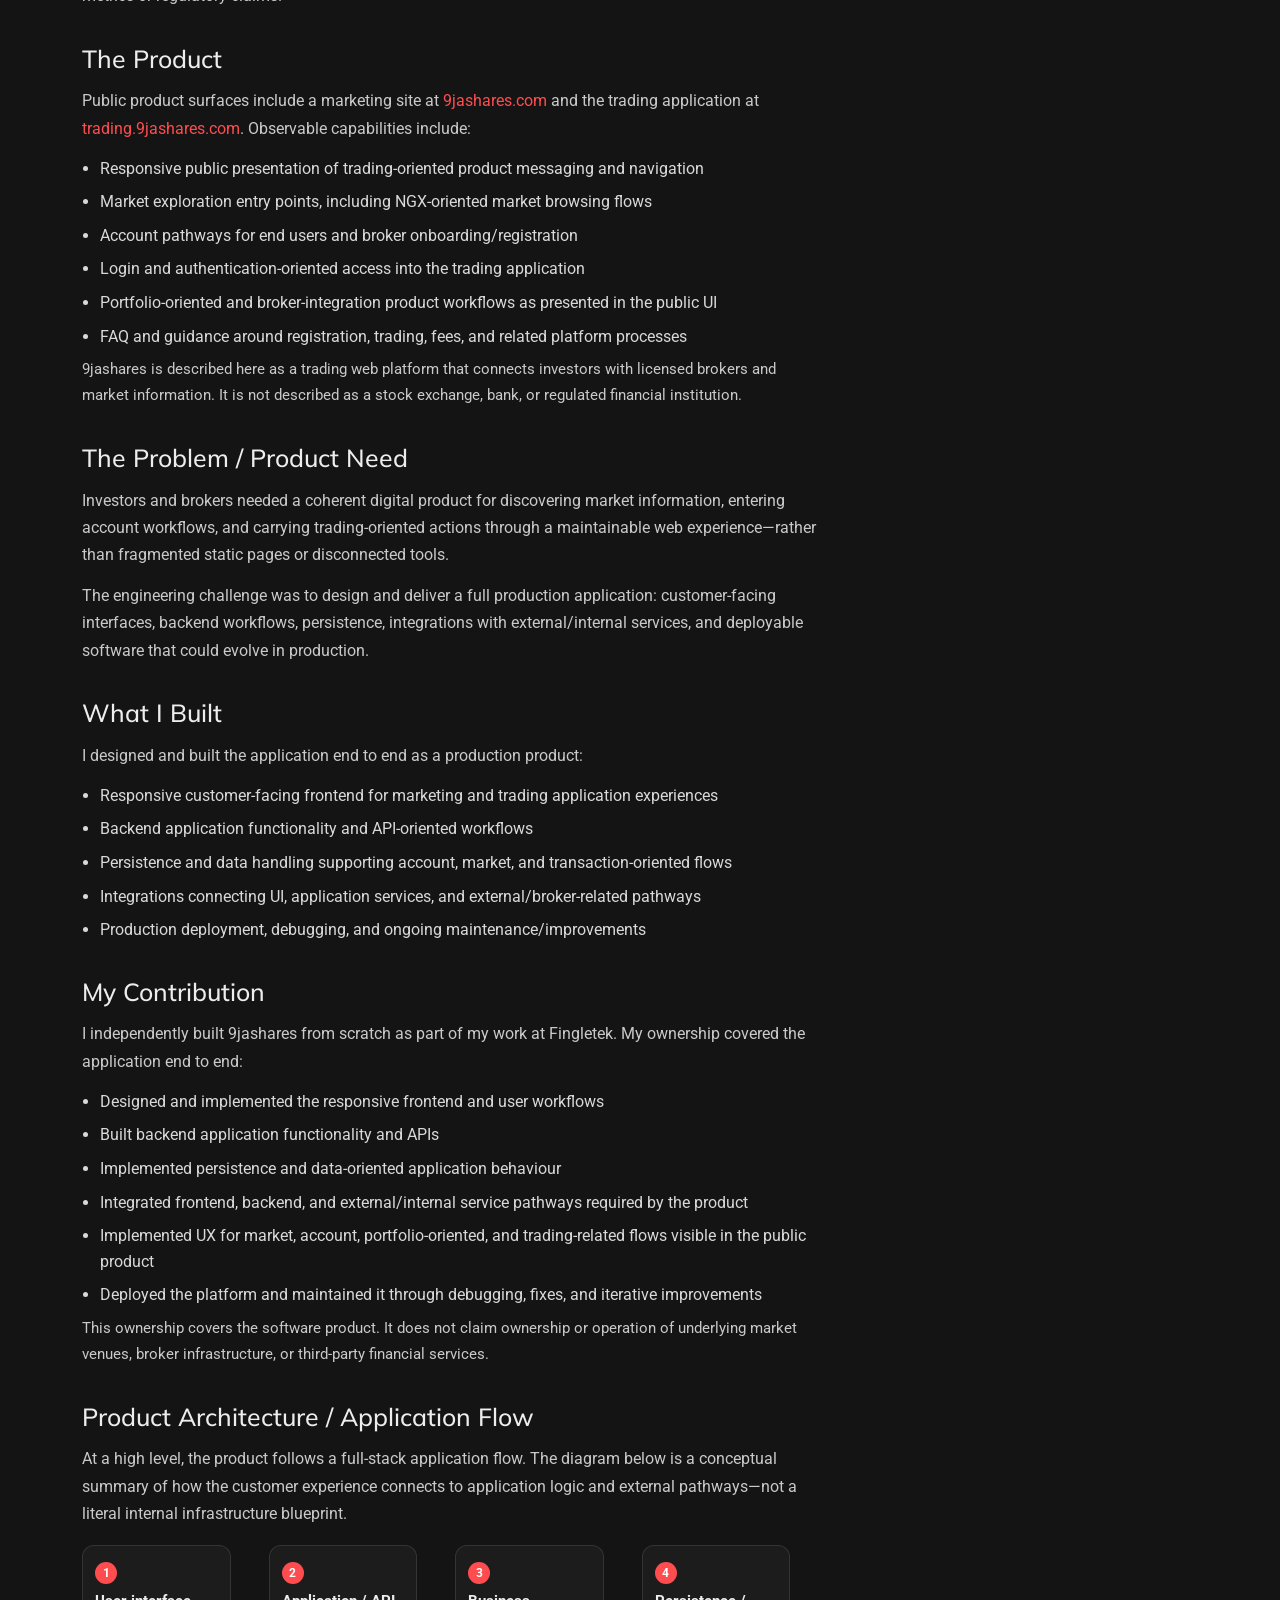
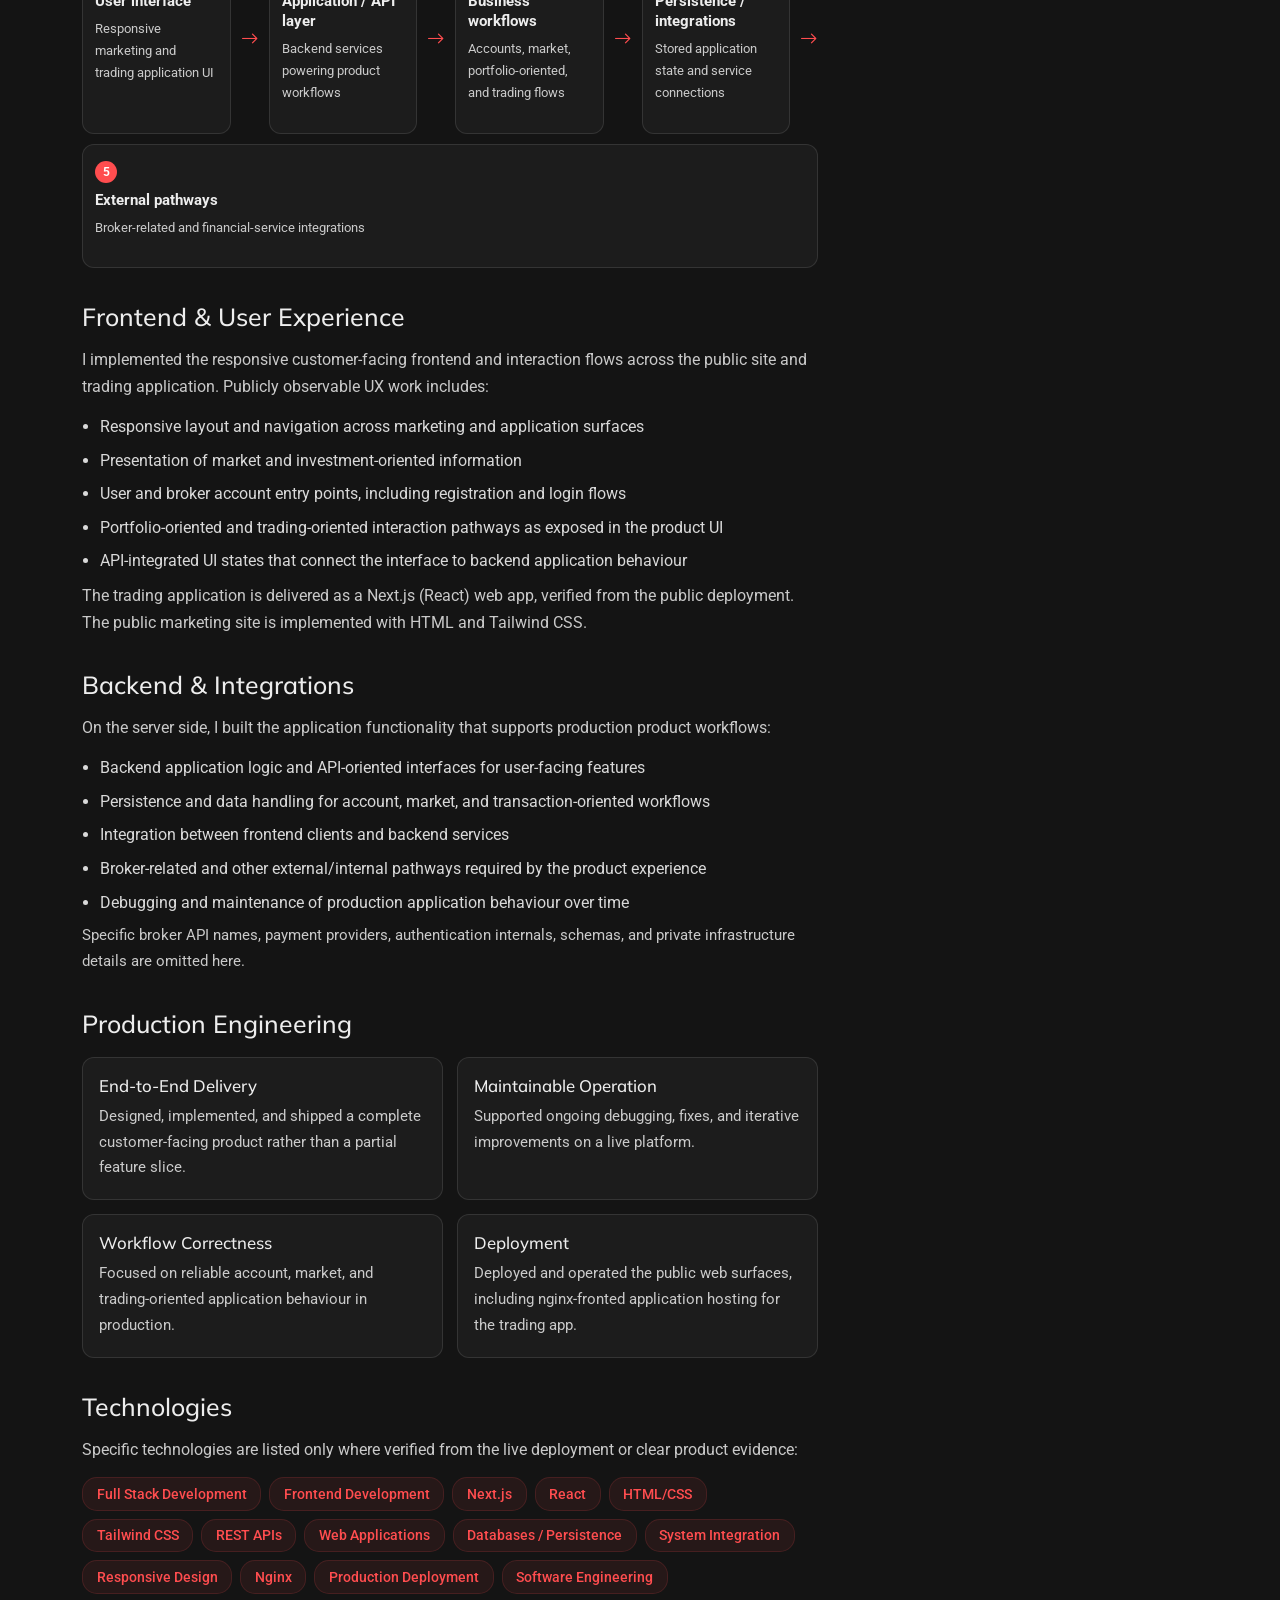
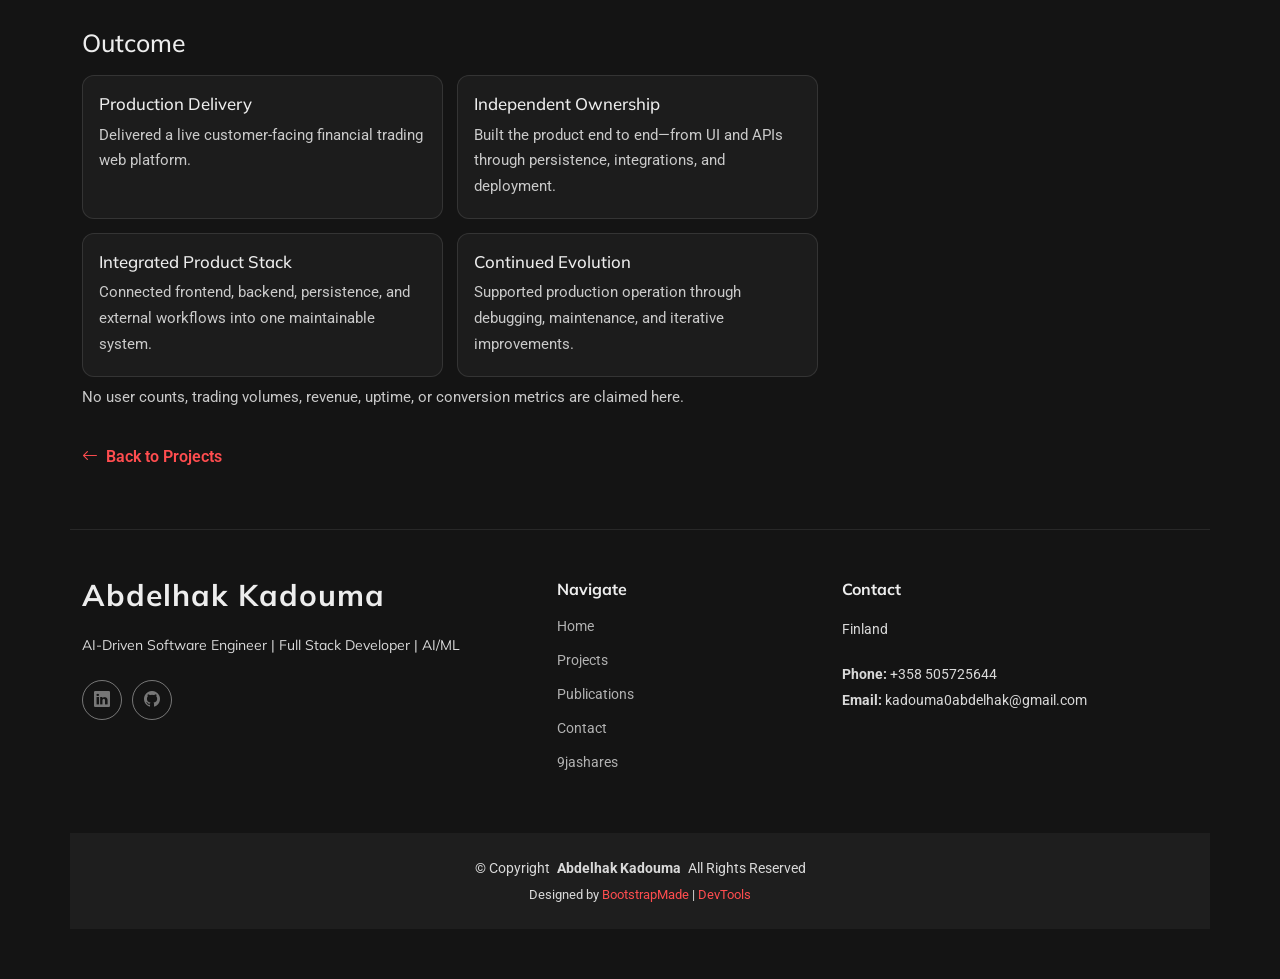
<file: project-9jashares.html>
<!DOCTYPE html>
<html lang="en">

<head>
  <meta charset="utf-8">
  <meta content="width=device-width, initial-scale=1.0" name="viewport">
  <title>9jashares — Financial Trading Platform | Abdelhak Kadouma</title>
  <meta name="description" content="9jashares — a production financial trading web platform I independently built from scratch at Fingletek, covering frontend, backend, APIs, integrations, and deployment.">
  <meta property="og:type" content="website">
  <meta property="og:url" content="https://abdelhak-kadouma.vercel.app/project-9jashares.html">
  <meta property="og:title" content="9jashares — Financial Trading Platform | Abdelhak Kadouma">
  <meta property="og:description" content="9jashares — a production financial trading web platform I independently built from scratch at Fingletek, covering frontend, backend, APIs, integrations, and deployment.">
  <meta property="og:image" content="https://abdelhak-kadouma.vercel.app/assets/img/projects/9jashares-homepage.jpg">
  <meta name="twitter:card" content="summary_large_image">
  <meta name="twitter:title" content="9jashares — Financial Trading Platform | Abdelhak Kadouma">
  <meta name="twitter:description" content="9jashares — a production financial trading web platform I independently built from scratch at Fingletek, covering frontend, backend, APIs, integrations, and deployment.">
  <meta name="twitter:image" content="https://abdelhak-kadouma.vercel.app/assets/img/projects/9jashares-homepage.jpg">
  <link rel="canonical" href="https://abdelhak-kadouma.vercel.app/project-9jashares.html">

  <meta name="keywords" content="9jashares, Full Stack Development, Financial Trading Platform, Next.js, React, Web Applications, Fingletek">

  <!-- Favicons -->
  <link href="assets/img/favicon.svg" type="image/svg+xml" rel="icon">
  <link href="assets/img/favicon.png" type="image/png" rel="icon">
  <link href="assets/img/apple-touch-icon.png" rel="apple-touch-icon">

  <!-- Fonts -->
  <link href="https://fonts.googleapis.com" rel="preconnect">
  <link href="https://fonts.gstatic.com" rel="preconnect" crossorigin>
  <link href="https://fonts.googleapis.com/css2?family=Roboto:ital,wght@0,100;0,300;0,400;0,500;0,700;0,900;1,100;1,300;1,400;1,500;1,700;1,900&family=Raleway:ital,wght@0,100;0,200;0,300;0,400;0,500;0,600;0,700;0,800;0,900;1,100;1,200;1,300;1,400;1,500;1,600;1,700;1,800;1,900&family=Mulish:ital,wght@0,200;0,300;0,400;0,500;0,600;0,700;0,800;0,900;1,200;1,300;1,400;1,500;1,600;1,700;1,800;1,900&display=swap" rel="stylesheet">

  <!-- Vendor CSS Files -->
  <link href="assets/vendor/bootstrap/css/bootstrap.min.css" rel="stylesheet">
  <link href="assets/vendor/bootstrap-icons/bootstrap-icons.css" rel="stylesheet">
  <link href="assets/vendor/aos/aos.css" rel="stylesheet">

  <!-- Main CSS File -->
  <link href="assets/css/main.css" rel="stylesheet">

  <!-- =======================================================
  * Template Name: Craftivo
  * Template URL: https://bootstrapmade.com/craftivo-bootstrap-portfolio-template/
  * Updated: Oct 04 2025 with Bootstrap v5.3.8
  * Author: BootstrapMade.com
  * License: https://bootstrapmade.com/license/
  ======================================================== -->
</head>

<body class="project-details-page">

  <header id="header" class="header d-flex align-items-center sticky-top">
    <div class="container-fluid container-xl position-relative d-flex align-items-center">

      <a href="index.html" class="logo d-flex align-items-center me-auto">
        <h1 class="sitename">Abdelhak Kadouma</h1>
      </a>

      <nav id="navmenu" class="navmenu">
        <ul>
          <li><a href="index.html">Home</a></li>
          <li><a href="index.html#portfolio" class="active">Projects</a></li>
          <li><a href="index.html#contact">Contact</a></li>
        </ul>
        <i class="mobile-nav-toggle d-xl-none bi bi-list" role="button" tabindex="0" aria-label="Toggle navigation"></i>
      </nav>

      <a class="btn-getstarted" href="index.html#contact">Let's Connect</a>

    </div>
  </header>

  <main class="main">

    <div class="page-title light-background">
      <div class="container">
        <nav class="breadcrumbs">
          <ol>
            <li><a href="index.html">Home</a></li>
            <li><a href="index.html#portfolio">Projects</a></li>
            <li class="current">9jashares</li>
          </ol>
        </nav>
        <h1>9jashares — Financial Trading Platform</h1>
        <p class="project-page-subtitle">Production full-stack trading web platform built from scratch at Fingletek</p>
      </div>
    </div>

    <section id="project-9jashares" class="project-detail section">

      <div class="container" data-aos="fade-up">

        <div class="row gy-5">

          <div class="col-lg-8">

            <figure class="project-screenshot" data-aos="zoom-in" data-aos-delay="100">
              <img src="assets/img/projects/9jashares-homepage.jpg" width="1440" height="900" loading="eager" alt="9jashares public homepage showing Secure and Smart Trading hero and platform navigation">
              <figcaption>9jashares public web platform</figcaption>
            </figure>

            <figure class="project-screenshot" data-aos="zoom-in" data-aos-delay="150">
              <img src="assets/img/projects/9jashares-market.jpg" width="1440" height="900" loading="lazy" alt="9jashares public Market Overview showing live NGX All-Share Index, top gainers, and top losers">
              <figcaption>Public market overview in the trading application</figcaption>
            </figure>

            <div class="project-detail-content" data-aos="fade-up" data-aos-delay="150">
              <div class="project-overview">
                <h2>Overview</h2>
                <p>9jashares is a production financial trading web platform that provides digital workflows around market information, user and broker accounts, portfolio-related experiences, and transaction-oriented investment/trading flows for Nigerian capital-market contexts.</p>
                <p>I independently built the platform from scratch as part of my work at Fingletek—covering frontend implementation, backend functionality, APIs, persistence, integrations, UX, deployment, debugging, and ongoing maintenance. This page describes the engineering work behind the product, not promotional metrics or regulatory claims.</p>
              </div>

              <div class="project-section-block">
                <h2>The Product</h2>
                <p>Public product surfaces include a marketing site at <a href="https://9jashares.com/" target="_blank" rel="noopener noreferrer">9jashares.com</a> and the trading application at <a href="https://trading.9jashares.com/" target="_blank" rel="noopener noreferrer">trading.9jashares.com</a>. Observable capabilities include:</p>
                <ul class="project-list">
                  <li>Responsive public presentation of trading-oriented product messaging and navigation</li>
                  <li>Market exploration entry points, including NGX-oriented market browsing flows</li>
                  <li>Account pathways for end users and broker onboarding/registration</li>
                  <li>Login and authentication-oriented access into the trading application</li>
                  <li>Portfolio-oriented and broker-integration product workflows as presented in the public UI</li>
                  <li>FAQ and guidance around registration, trading, fees, and related platform processes</li>
                </ul>
                <p class="project-section-note">9jashares is described here as a trading web platform that connects investors with licensed brokers and market information. It is not described as a stock exchange, bank, or regulated financial institution.</p>
              </div>

              <div class="project-section-block">
                <h2>The Problem / Product Need</h2>
                <p>Investors and brokers needed a coherent digital product for discovering market information, entering account workflows, and carrying trading-oriented actions through a maintainable web experience—rather than fragmented static pages or disconnected tools.</p>
                <p>The engineering challenge was to design and deliver a full production application: customer-facing interfaces, backend workflows, persistence, integrations with external/internal services, and deployable software that could evolve in production.</p>
              </div>

              <div class="project-section-block">
                <h2>What I Built</h2>
                <p>I designed and built the application end to end as a production product:</p>
                <ul class="project-list">
                  <li>Responsive customer-facing frontend for marketing and trading application experiences</li>
                  <li>Backend application functionality and API-oriented workflows</li>
                  <li>Persistence and data handling supporting account, market, and transaction-oriented flows</li>
                  <li>Integrations connecting UI, application services, and external/broker-related pathways</li>
                  <li>Production deployment, debugging, and ongoing maintenance/improvements</li>
                </ul>
              </div>

              <div class="project-section-block">
                <h2>My Contribution</h2>
                <p>I independently built 9jashares from scratch as part of my work at Fingletek. My ownership covered the application end to end:</p>
                <ul class="project-list">
                  <li>Designed and implemented the responsive frontend and user workflows</li>
                  <li>Built backend application functionality and APIs</li>
                  <li>Implemented persistence and data-oriented application behaviour</li>
                  <li>Integrated frontend, backend, and external/internal service pathways required by the product</li>
                  <li>Implemented UX for market, account, portfolio-oriented, and trading-related flows visible in the public product</li>
                  <li>Deployed the platform and maintained it through debugging, fixes, and iterative improvements</li>
                </ul>
                <p class="project-section-note">This ownership covers the software product. It does not claim ownership or operation of underlying market venues, broker infrastructure, or third-party financial services.</p>
              </div>

              <div class="project-section-block">
                <h2>Product Architecture / Application Flow</h2>
                <p>At a high level, the product follows a full-stack application flow. The diagram below is a conceptual summary of how the customer experience connects to application logic and external pathways—not a literal internal infrastructure blueprint.</p>
                <div class="project-flow" aria-label="High-level 9jashares application flow">
                  <div class="project-flow-step">
                    <span class="project-flow-label">1</span>
                    <strong>User interface</strong>
                    <p>Responsive marketing and trading application UI</p>
                  </div>
                  <div class="project-flow-arrow" aria-hidden="true"><i class="bi bi-arrow-right"></i></div>
                  <div class="project-flow-step">
                    <span class="project-flow-label">2</span>
                    <strong>Application / API layer</strong>
                    <p>Backend services powering product workflows</p>
                  </div>
                  <div class="project-flow-arrow" aria-hidden="true"><i class="bi bi-arrow-right"></i></div>
                  <div class="project-flow-step">
                    <span class="project-flow-label">3</span>
                    <strong>Business workflows</strong>
                    <p>Accounts, market, portfolio-oriented, and trading flows</p>
                  </div>
                  <div class="project-flow-arrow" aria-hidden="true"><i class="bi bi-arrow-right"></i></div>
                  <div class="project-flow-step">
                    <span class="project-flow-label">4</span>
                    <strong>Persistence / integrations</strong>
                    <p>Stored application state and service connections</p>
                  </div>
                  <div class="project-flow-arrow" aria-hidden="true"><i class="bi bi-arrow-right"></i></div>
                  <div class="project-flow-step">
                    <span class="project-flow-label">5</span>
                    <strong>External pathways</strong>
                    <p>Broker-related and financial-service integrations</p>
                  </div>
                </div>
              </div>

              <div class="project-section-block">
                <h2>Frontend &amp; User Experience</h2>
                <p>I implemented the responsive customer-facing frontend and interaction flows across the public site and trading application. Publicly observable UX work includes:</p>
                <ul class="project-list">
                  <li>Responsive layout and navigation across marketing and application surfaces</li>
                  <li>Presentation of market and investment-oriented information</li>
                  <li>User and broker account entry points, including registration and login flows</li>
                  <li>Portfolio-oriented and trading-oriented interaction pathways as exposed in the product UI</li>
                  <li>API-integrated UI states that connect the interface to backend application behaviour</li>
                </ul>
                <p>The trading application is delivered as a Next.js (React) web app, verified from the public deployment. The public marketing site is implemented with HTML and Tailwind CSS.</p>
              </div>

              <div class="project-section-block">
                <h2>Backend &amp; Integrations</h2>
                <p>On the server side, I built the application functionality that supports production product workflows:</p>
                <ul class="project-list">
                  <li>Backend application logic and API-oriented interfaces for user-facing features</li>
                  <li>Persistence and data handling for account, market, and transaction-oriented workflows</li>
                  <li>Integration between frontend clients and backend services</li>
                  <li>Broker-related and other external/internal pathways required by the product experience</li>
                  <li>Debugging and maintenance of production application behaviour over time</li>
                </ul>
                <p class="project-section-note">Specific broker API names, payment providers, authentication internals, schemas, and private infrastructure details are omitted here.</p>
              </div>

              <div class="project-section-block">
                <h2>Production Engineering</h2>
                <div class="project-principle-grid">
                  <div class="principle-card">
                    <h3>End-to-End Delivery</h3>
                    <p>Designed, implemented, and shipped a complete customer-facing product rather than a partial feature slice.</p>
                  </div>
                  <div class="principle-card">
                    <h3>Maintainable Operation</h3>
                    <p>Supported ongoing debugging, fixes, and iterative improvements on a live platform.</p>
                  </div>
                  <div class="principle-card">
                    <h3>Workflow Correctness</h3>
                    <p>Focused on reliable account, market, and trading-oriented application behaviour in production.</p>
                  </div>
                  <div class="principle-card">
                    <h3>Deployment</h3>
                    <p>Deployed and operated the public web surfaces, including nginx-fronted application hosting for the trading app.</p>
                  </div>
                </div>
              </div>

              <div class="project-section-block">
                <h2>Technologies</h2>
                <p>Specific technologies are listed only where verified from the live deployment or clear product evidence:</p>
                <div class="project-tech-tags">
                  <span>Full Stack Development</span>
                  <span>Frontend Development</span>
                  <span>Next.js</span>
                  <span>React</span>
                  <span>HTML/CSS</span>
                  <span>Tailwind CSS</span>
                  <span>REST APIs</span>
                  <span>Web Applications</span>
                  <span>Databases / Persistence</span>
                  <span>System Integration</span>
                  <span>Responsive Design</span>
                  <span>Nginx</span>
                  <span>Production Deployment</span>
                  <span>Software Engineering</span>
                </div>
              </div>

              <div class="project-section-block">
                <h2>Outcome</h2>
                <div class="project-principle-grid">
                  <div class="principle-card">
                    <h3>Production Delivery</h3>
                    <p>Delivered a live customer-facing financial trading web platform.</p>
                  </div>
                  <div class="principle-card">
                    <h3>Independent Ownership</h3>
                    <p>Built the product end to end—from UI and APIs through persistence, integrations, and deployment.</p>
                  </div>
                  <div class="principle-card">
                    <h3>Integrated Product Stack</h3>
                    <p>Connected frontend, backend, persistence, and external workflows into one maintainable system.</p>
                  </div>
                  <div class="principle-card">
                    <h3>Continued Evolution</h3>
                    <p>Supported production operation through debugging, maintenance, and iterative improvements.</p>
                  </div>
                </div>
                <p class="project-section-note">No user counts, trading volumes, revenue, uptime, or conversion metrics are claimed here.</p>
              </div>

              <div class="project-back-row">
                <a class="back-to-projects" href="index.html#portfolio"><i class="bi bi-arrow-left"></i> Back to Projects</a>
              </div>
            </div>

          </div>

          <div class="col-lg-4">
            <aside class="project-sidebar" data-aos="fade-up" data-aos-delay="200">
              <div class="project-info-card">
                <h3>Project Details</h3>
                <div class="info-row">
                  <span class="label">Project</span>
                  <span class="value">9jashares — Financial Trading Platform</span>
                </div>
                <div class="info-row">
                  <span class="label">Focus</span>
                  <span class="value">Full-stack product development</span>
                </div>
                <div class="info-row">
                  <span class="label">Role</span>
                  <span class="value">Independently built from scratch at Fingletek</span>
                </div>
                <div class="info-row">
                  <span class="label">Type</span>
                  <span class="value">Production financial web platform</span>
                </div>
                <div class="info-row">
                  <span class="label">Timeline</span>
                  <span class="value">2024 — 2026</span>
                </div>
                <div class="info-row">
                  <span class="label">Website</span>
                  <span class="value">9jashares.com</span>
                </div>
                <a class="btn-repo" href="https://9jashares.com/" target="_blank" rel="noopener noreferrer">
                  <i class="bi bi-box-arrow-up-right"></i> Visit Platform
                </a>
              </div>

              <div class="project-info-card project-repo-note">
                <h3>Public Website</h3>
                <p>Visit the live product website for the current public interface.</p>
                <a href="https://9jashares.com/" target="_blank" rel="noopener noreferrer">
                  9jashares.com
                </a>
              </div>

              <div class="project-info-card project-repo-note">
                <h3>Trading Application</h3>
                <p>Open the public trading application entry point.</p>
                <a href="https://trading.9jashares.com/" target="_blank" rel="noopener noreferrer">
                  trading.9jashares.com
                </a>
              </div>
            </aside>
          </div>

        </div>

      </div>

    </section>

  </main>

  <footer id="footer" class="footer">

    <div class="container footer-top">
      <div class="row gy-4">
        <div class="col-lg-5 col-md-12 footer-about">
          <a href="index.html" class="logo d-flex align-items-center">
            <span class="sitename">Abdelhak Kadouma</span>
          </a>
          <p>AI-Driven Software Engineer | Full Stack Developer | AI/ML</p>
          <div class="social-links d-flex mt-4">
            <a href="https://www.linkedin.com/in/kadoumaabdelhak" target="_blank" rel="noopener noreferrer" aria-label="LinkedIn"><i class="bi bi-linkedin"></i></a>
            <a href="https://github.com/KADOUMAAbdelhak" target="_blank" rel="noopener noreferrer" aria-label="GitHub"><i class="bi bi-github"></i></a>
          </div>
        </div>

        <div class="col-lg-3 col-6 footer-links">
          <h4>Navigate</h4>
          <ul>
            <li><a href="index.html">Home</a></li>
            <li><a href="index.html#portfolio">Projects</a></li>
            <li><a href="index.html#publications">Publications</a></li>
            <li><a href="index.html#contact">Contact</a></li>
            <li><a href="project-9jashares.html">9jashares</a></li>
          </ul>
        </div>

        <div class="col-lg-4 col-md-12 footer-contact text-center text-md-start">
          <h4>Contact</h4>
          <p>Finland</p>
          <p class="mt-4"><strong>Phone:</strong> <span><a href="tel:+358505725644">+358 505725644</a></span></p>
          <p><strong>Email:</strong> <span><a href="mailto:kadouma0abdelhak@gmail.com">kadouma0abdelhak@gmail.com</a></span></p>
        </div>

      </div>
    </div>

    <div class="container copyright text-center mt-4">
      <p>© <span>Copyright</span> <strong class="px-1 sitename">Abdelhak Kadouma</strong> <span>All Rights Reserved</span></p>
      <div class="credits">
        Designed by <a href="https://bootstrapmade.com/">BootstrapMade</a> | <a href="https://bootstrapmade.com/tools/">DevTools</a>
      </div>
    </div>

  </footer>

  <a href="#" id="scroll-top" class="scroll-top d-flex align-items-center justify-content-center" aria-label="Scroll to top"><i class="bi bi-arrow-up-short" aria-hidden="true"></i></a>
  <div id="preloader"></div>

  <script src="assets/vendor/bootstrap/js/bootstrap.bundle.min.js"></script>
  <script src="assets/vendor/aos/aos.js"></script>
  <script src="assets/vendor/glightbox/js/glightbox.min.js"></script>
  <script src="assets/js/main.js"></script>

</body>

</html>
</file>
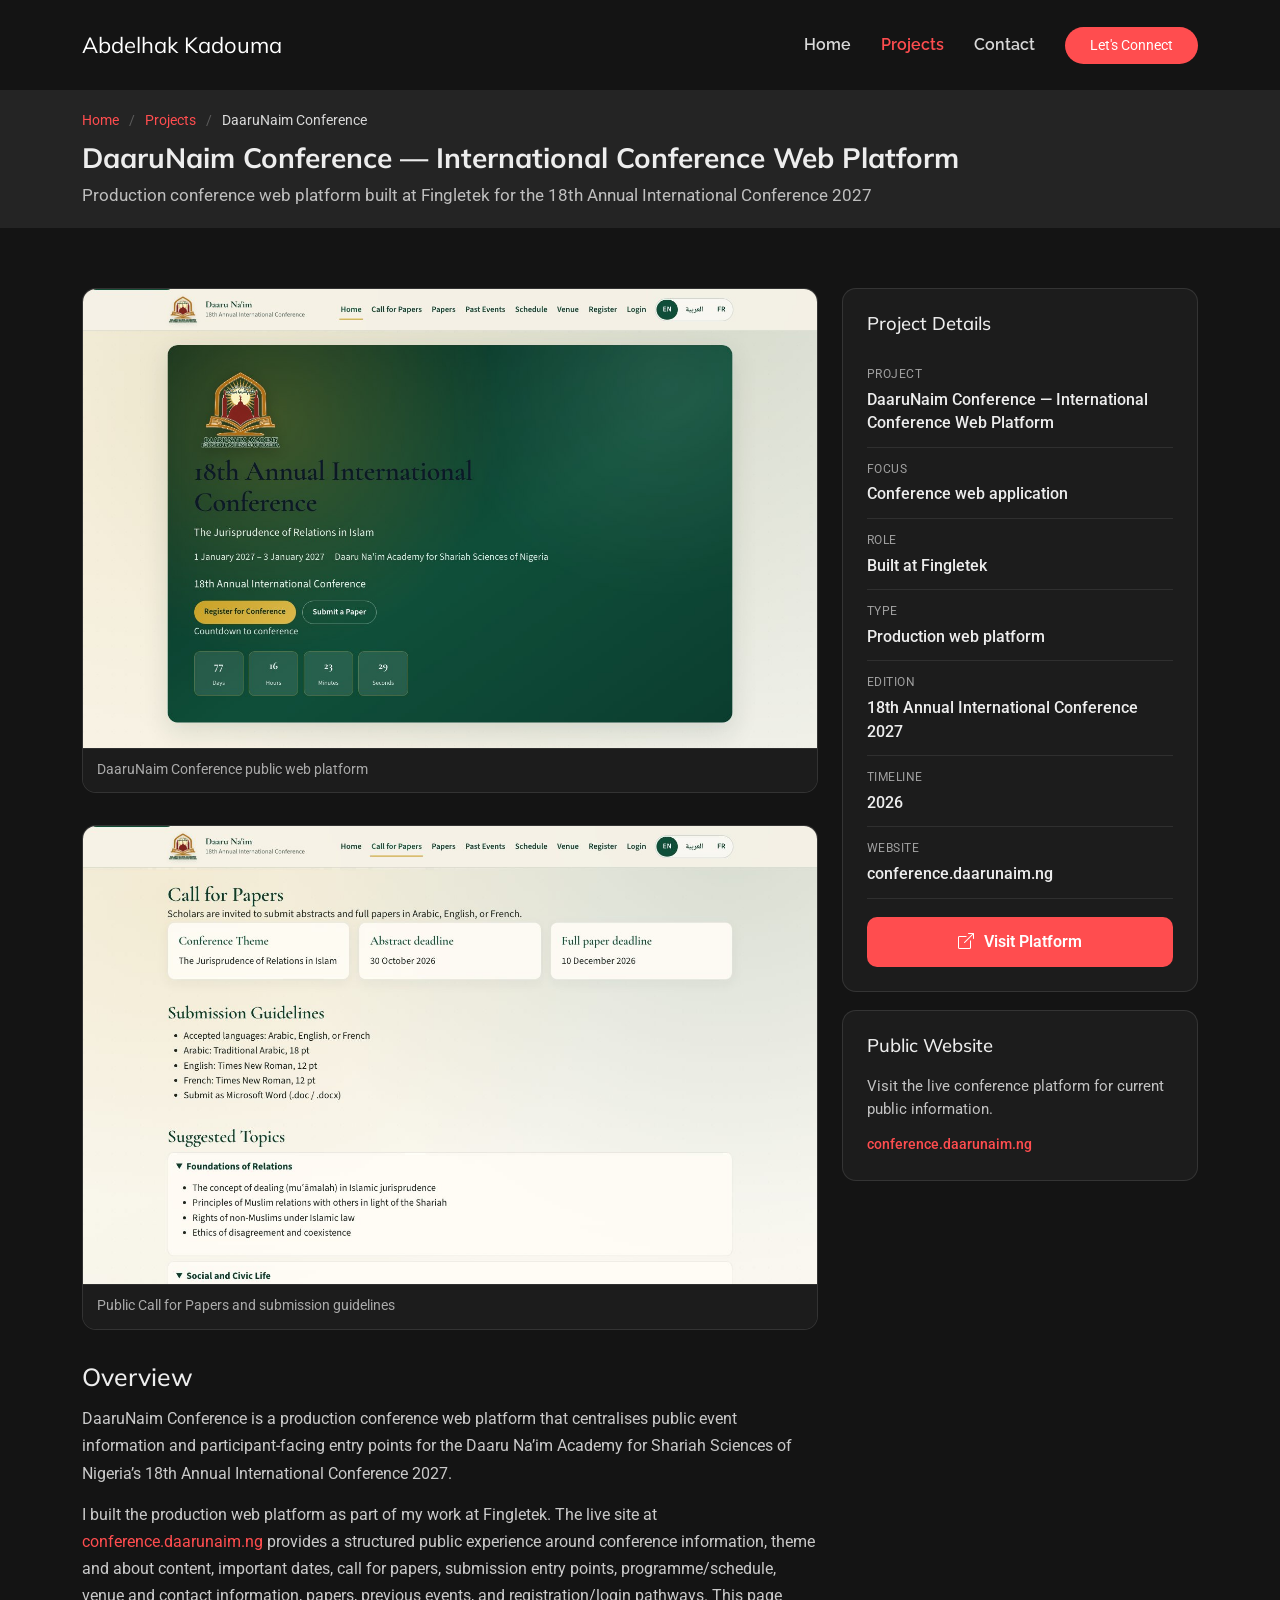
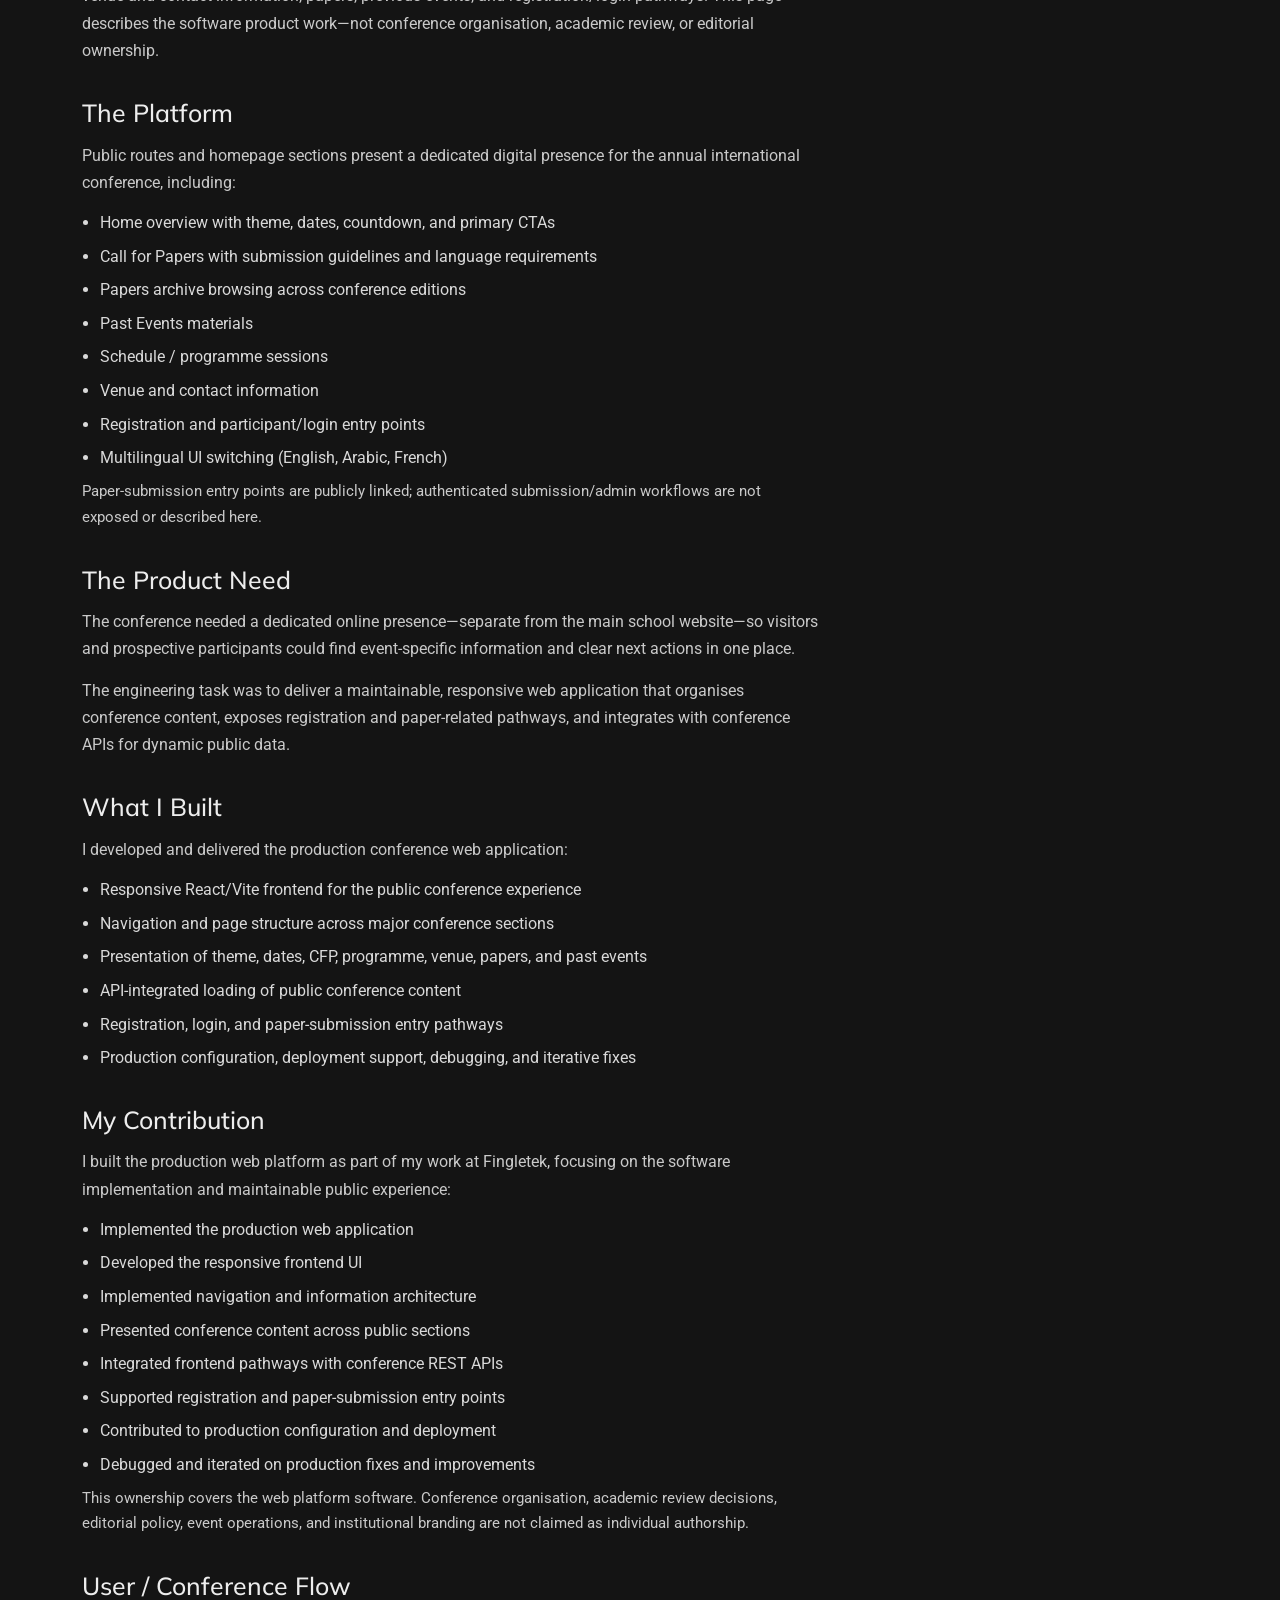
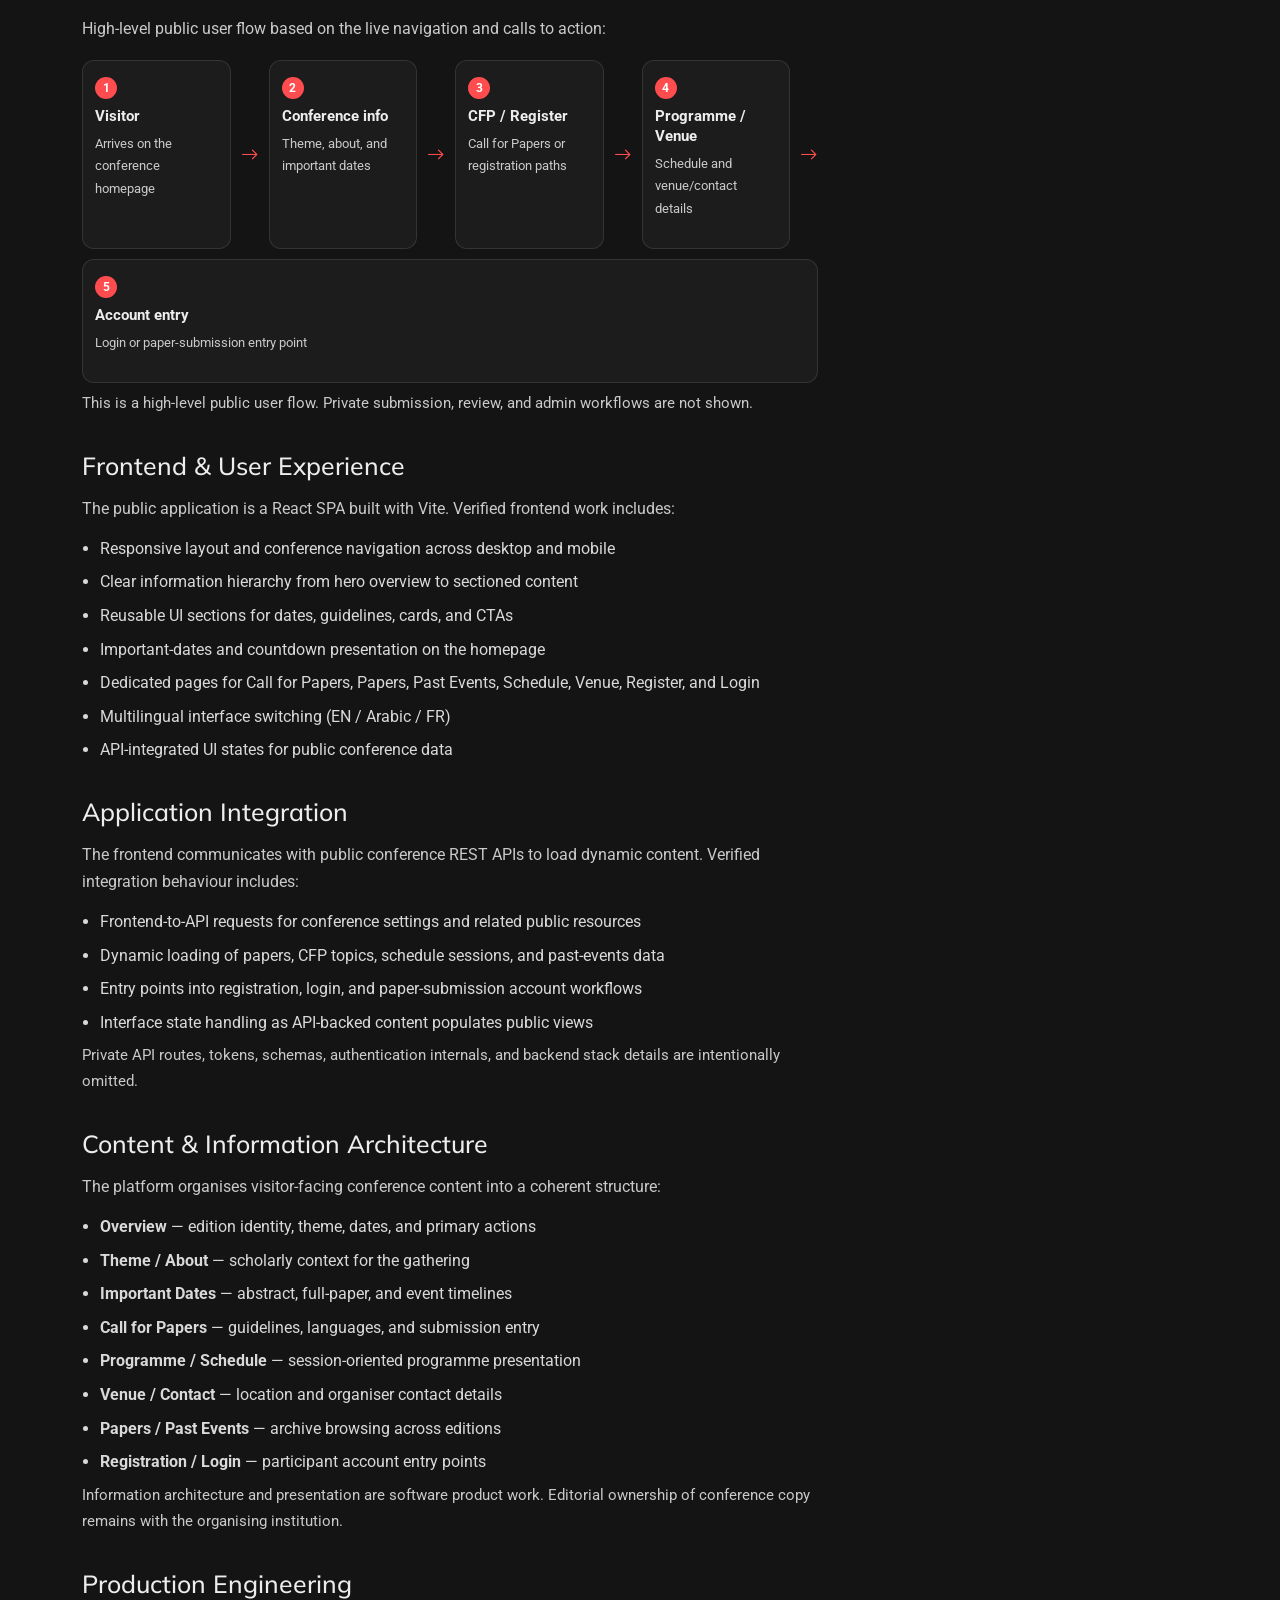
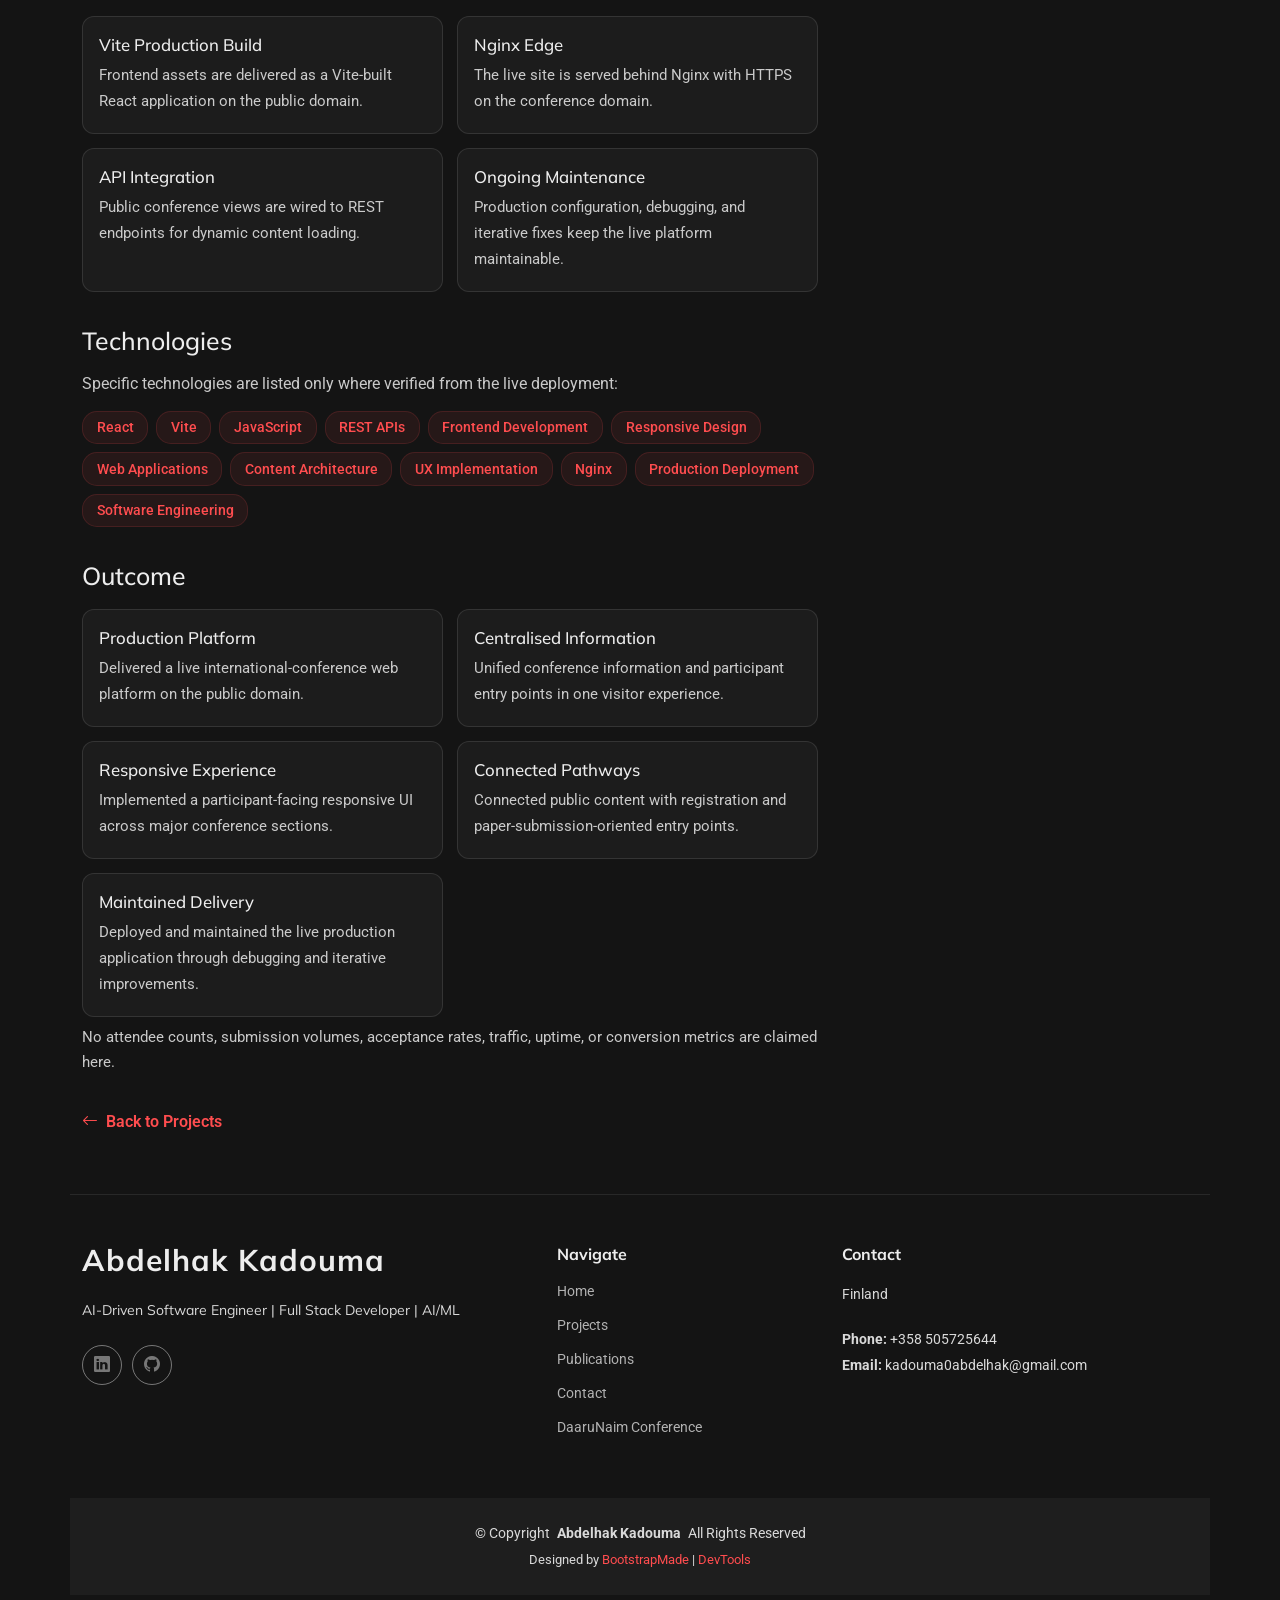
<file: project-daarunaim-conference.html>
<!DOCTYPE html>
<html lang="en">

<head>
  <meta charset="utf-8">
  <meta content="width=device-width, initial-scale=1.0" name="viewport">
  <title>DaaruNaim Conference — International Conference Web Platform | Abdelhak Kadouma</title>
  <meta name="description" content="DaaruNaim Conference — a production international conference web platform I built at Fingletek with React and Vite, centralising public event information and participant-facing entry points.">
  <meta property="og:type" content="website">
  <meta property="og:url" content="https://abdelhak-kadouma.vercel.app/project-daarunaim-conference.html">
  <meta property="og:title" content="DaaruNaim Conference — International Conference Web Platform | Abdelhak Kadouma">
  <meta property="og:description" content="DaaruNaim Conference — a production international conference web platform I built at Fingletek with React and Vite, centralising public event information and participant-facing entry points.">
  <meta property="og:image" content="https://abdelhak-kadouma.vercel.app/assets/img/projects/daarunaim-conference-homepage.jpg">
  <meta name="twitter:card" content="summary_large_image">
  <meta name="twitter:title" content="DaaruNaim Conference — International Conference Web Platform | Abdelhak Kadouma">
  <meta name="twitter:description" content="DaaruNaim Conference — a production international conference web platform I built at Fingletek with React and Vite, centralising public event information and participant-facing entry points.">
  <meta name="twitter:image" content="https://abdelhak-kadouma.vercel.app/assets/img/projects/daarunaim-conference-homepage.jpg">
  <link rel="canonical" href="https://abdelhak-kadouma.vercel.app/project-daarunaim-conference.html">

  <meta name="keywords" content="DaaruNaim Conference, React, Vite, Conference Platform, Frontend Development, REST APIs, Fingletek">

  <!-- Favicons -->
  <link href="assets/img/favicon.svg" type="image/svg+xml" rel="icon">
  <link href="assets/img/favicon.png" type="image/png" rel="icon">
  <link href="assets/img/apple-touch-icon.png" rel="apple-touch-icon">

  <!-- Fonts -->
  <link href="https://fonts.googleapis.com" rel="preconnect">
  <link href="https://fonts.gstatic.com" rel="preconnect" crossorigin>
  <link href="https://fonts.googleapis.com/css2?family=Roboto:ital,wght@0,100;0,300;0,400;0,500;0,700;0,900;1,100;1,300;1,400;1,500;1,700;1,900&family=Raleway:ital,wght@0,100;0,200;0,300;0,400;0,500;0,600;0,700;0,800;0,900;1,100;1,200;1,300;1,400;1,500;1,600;1,700;1,800;1,900&family=Mulish:ital,wght@0,200;0,300;0,400;0,500;0,600;0,700;0,800;0,900;1,200;1,300;1,400;1,500;1,600;1,700;1,800;1,900&display=swap" rel="stylesheet">

  <!-- Vendor CSS Files -->
  <link href="assets/vendor/bootstrap/css/bootstrap.min.css" rel="stylesheet">
  <link href="assets/vendor/bootstrap-icons/bootstrap-icons.css" rel="stylesheet">
  <link href="assets/vendor/aos/aos.css" rel="stylesheet">

  <!-- Main CSS File -->
  <link href="assets/css/main.css" rel="stylesheet">

  <!-- =======================================================
  * Template Name: Craftivo
  * Template URL: https://bootstrapmade.com/craftivo-bootstrap-portfolio-template/
  * Updated: Oct 04 2025 with Bootstrap v5.3.8
  * Author: BootstrapMade.com
  * License: https://bootstrapmade.com/license/
  ======================================================== -->
</head>

<body class="project-details-page">

  <header id="header" class="header d-flex align-items-center sticky-top">
    <div class="container-fluid container-xl position-relative d-flex align-items-center">

      <a href="index.html" class="logo d-flex align-items-center me-auto">
        <h1 class="sitename">Abdelhak Kadouma</h1>
      </a>

      <nav id="navmenu" class="navmenu">
        <ul>
          <li><a href="index.html">Home</a></li>
          <li><a href="index.html#portfolio" class="active">Projects</a></li>
          <li><a href="index.html#contact">Contact</a></li>
        </ul>
        <i class="mobile-nav-toggle d-xl-none bi bi-list" role="button" tabindex="0" aria-label="Toggle navigation"></i>
      </nav>

      <a class="btn-getstarted" href="index.html#contact">Let's Connect</a>

    </div>
  </header>

  <main class="main">

    <div class="page-title light-background">
      <div class="container">
        <nav class="breadcrumbs">
          <ol>
            <li><a href="index.html">Home</a></li>
            <li><a href="index.html#portfolio">Projects</a></li>
            <li class="current">DaaruNaim Conference</li>
          </ol>
        </nav>
        <h1>DaaruNaim Conference — International Conference Web Platform</h1>
        <p class="project-page-subtitle">Production conference web platform built at Fingletek for the 18th Annual International Conference 2027</p>
      </div>
    </div>

    <section id="project-daarunaim-conference" class="project-detail section">

      <div class="container" data-aos="fade-up">

        <div class="row gy-5">

          <div class="col-lg-8">

            <figure class="project-screenshot" data-aos="zoom-in" data-aos-delay="100">
              <img src="assets/img/projects/daarunaim-conference-homepage.jpg" width="1440" height="900" loading="eager" alt="Daaru Na'im 18th Annual International Conference homepage with theme, dates, and registration calls to action">
              <figcaption>DaaruNaim Conference public web platform</figcaption>
            </figure>

            <figure class="project-screenshot" data-aos="zoom-in" data-aos-delay="150">
              <img src="assets/img/projects/daarunaim-conference-cfp.jpg" width="1440" height="900" loading="lazy" alt="Public Call for Papers page with submission guidelines, important dates, and paper-submission entry point">
              <figcaption>Public Call for Papers and submission guidelines</figcaption>
            </figure>

            <div class="project-detail-content" data-aos="fade-up" data-aos-delay="150">
              <div class="project-overview">
                <h2>Overview</h2>
                <p>DaaruNaim Conference is a production conference web platform that centralises public event information and participant-facing entry points for the Daaru Na’im Academy for Shariah Sciences of Nigeria’s 18th Annual International Conference 2027.</p>
                <p>I built the production web platform as part of my work at Fingletek. The live site at <a href="https://conference.daarunaim.ng/" target="_blank" rel="noopener noreferrer">conference.daarunaim.ng</a> provides a structured public experience around conference information, theme and about content, important dates, call for papers, submission entry points, programme/schedule, venue and contact information, papers, previous events, and registration/login pathways. This page describes the software product work—not conference organisation, academic review, or editorial ownership.</p>
              </div>

              <div class="project-section-block">
                <h2>The Platform</h2>
                <p>Public routes and homepage sections present a dedicated digital presence for the annual international conference, including:</p>
                <ul class="project-list">
                  <li>Home overview with theme, dates, countdown, and primary CTAs</li>
                  <li>Call for Papers with submission guidelines and language requirements</li>
                  <li>Papers archive browsing across conference editions</li>
                  <li>Past Events materials</li>
                  <li>Schedule / programme sessions</li>
                  <li>Venue and contact information</li>
                  <li>Registration and participant/login entry points</li>
                  <li>Multilingual UI switching (English, Arabic, French)</li>
                </ul>
                <p class="project-section-note">Paper-submission entry points are publicly linked; authenticated submission/admin workflows are not exposed or described here.</p>
              </div>

              <div class="project-section-block">
                <h2>The Product Need</h2>
                <p>The conference needed a dedicated online presence—separate from the main school website—so visitors and prospective participants could find event-specific information and clear next actions in one place.</p>
                <p>The engineering task was to deliver a maintainable, responsive web application that organises conference content, exposes registration and paper-related pathways, and integrates with conference APIs for dynamic public data.</p>
              </div>

              <div class="project-section-block">
                <h2>What I Built</h2>
                <p>I developed and delivered the production conference web application:</p>
                <ul class="project-list">
                  <li>Responsive React/Vite frontend for the public conference experience</li>
                  <li>Navigation and page structure across major conference sections</li>
                  <li>Presentation of theme, dates, CFP, programme, venue, papers, and past events</li>
                  <li>API-integrated loading of public conference content</li>
                  <li>Registration, login, and paper-submission entry pathways</li>
                  <li>Production configuration, deployment support, debugging, and iterative fixes</li>
                </ul>
              </div>

              <div class="project-section-block">
                <h2>My Contribution</h2>
                <p>I built the production web platform as part of my work at Fingletek, focusing on the software implementation and maintainable public experience:</p>
                <ul class="project-list">
                  <li>Implemented the production web application</li>
                  <li>Developed the responsive frontend UI</li>
                  <li>Implemented navigation and information architecture</li>
                  <li>Presented conference content across public sections</li>
                  <li>Integrated frontend pathways with conference REST APIs</li>
                  <li>Supported registration and paper-submission entry points</li>
                  <li>Contributed to production configuration and deployment</li>
                  <li>Debugged and iterated on production fixes and improvements</li>
                </ul>
                <p class="project-section-note">This ownership covers the web platform software. Conference organisation, academic review decisions, editorial policy, event operations, and institutional branding are not claimed as individual authorship.</p>
              </div>

              <div class="project-section-block">
                <h2>User / Conference Flow</h2>
                <p>High-level public user flow based on the live navigation and calls to action:</p>
                <div class="project-flow" aria-label="High-level DaaruNaim Conference public user flow">
                  <div class="project-flow-step">
                    <span class="project-flow-label">1</span>
                    <strong>Visitor</strong>
                    <p>Arrives on the conference homepage</p>
                  </div>
                  <div class="project-flow-arrow" aria-hidden="true"><i class="bi bi-arrow-right"></i></div>
                  <div class="project-flow-step">
                    <span class="project-flow-label">2</span>
                    <strong>Conference info</strong>
                    <p>Theme, about, and important dates</p>
                  </div>
                  <div class="project-flow-arrow" aria-hidden="true"><i class="bi bi-arrow-right"></i></div>
                  <div class="project-flow-step">
                    <span class="project-flow-label">3</span>
                    <strong>CFP / Register</strong>
                    <p>Call for Papers or registration paths</p>
                  </div>
                  <div class="project-flow-arrow" aria-hidden="true"><i class="bi bi-arrow-right"></i></div>
                  <div class="project-flow-step">
                    <span class="project-flow-label">4</span>
                    <strong>Programme / Venue</strong>
                    <p>Schedule and venue/contact details</p>
                  </div>
                  <div class="project-flow-arrow" aria-hidden="true"><i class="bi bi-arrow-right"></i></div>
                  <div class="project-flow-step">
                    <span class="project-flow-label">5</span>
                    <strong>Account entry</strong>
                    <p>Login or paper-submission entry point</p>
                  </div>
                </div>
                <p class="project-section-note">This is a high-level public user flow. Private submission, review, and admin workflows are not shown.</p>
              </div>

              <div class="project-section-block">
                <h2>Frontend &amp; User Experience</h2>
                <p>The public application is a React SPA built with Vite. Verified frontend work includes:</p>
                <ul class="project-list">
                  <li>Responsive layout and conference navigation across desktop and mobile</li>
                  <li>Clear information hierarchy from hero overview to sectioned content</li>
                  <li>Reusable UI sections for dates, guidelines, cards, and CTAs</li>
                  <li>Important-dates and countdown presentation on the homepage</li>
                  <li>Dedicated pages for Call for Papers, Papers, Past Events, Schedule, Venue, Register, and Login</li>
                  <li>Multilingual interface switching (EN / Arabic / FR)</li>
                  <li>API-integrated UI states for public conference data</li>
                </ul>
              </div>

              <div class="project-section-block">
                <h2>Application Integration</h2>
                <p>The frontend communicates with public conference REST APIs to load dynamic content. Verified integration behaviour includes:</p>
                <ul class="project-list">
                  <li>Frontend-to-API requests for conference settings and related public resources</li>
                  <li>Dynamic loading of papers, CFP topics, schedule sessions, and past-events data</li>
                  <li>Entry points into registration, login, and paper-submission account workflows</li>
                  <li>Interface state handling as API-backed content populates public views</li>
                </ul>
                <p class="project-section-note">Private API routes, tokens, schemas, authentication internals, and backend stack details are intentionally omitted.</p>
              </div>

              <div class="project-section-block">
                <h2>Content &amp; Information Architecture</h2>
                <p>The platform organises visitor-facing conference content into a coherent structure:</p>
                <ul class="project-list">
                  <li><strong>Overview</strong> — edition identity, theme, dates, and primary actions</li>
                  <li><strong>Theme / About</strong> — scholarly context for the gathering</li>
                  <li><strong>Important Dates</strong> — abstract, full-paper, and event timelines</li>
                  <li><strong>Call for Papers</strong> — guidelines, languages, and submission entry</li>
                  <li><strong>Programme / Schedule</strong> — session-oriented programme presentation</li>
                  <li><strong>Venue / Contact</strong> — location and organiser contact details</li>
                  <li><strong>Papers / Past Events</strong> — archive browsing across editions</li>
                  <li><strong>Registration / Login</strong> — participant account entry points</li>
                </ul>
                <p class="project-section-note">Information architecture and presentation are software product work. Editorial ownership of conference copy remains with the organising institution.</p>
              </div>

              <div class="project-section-block">
                <h2>Production Engineering</h2>
                <div class="project-principle-grid">
                  <div class="principle-card">
                    <h3>Vite Production Build</h3>
                    <p>Frontend assets are delivered as a Vite-built React application on the public domain.</p>
                  </div>
                  <div class="principle-card">
                    <h3>Nginx Edge</h3>
                    <p>The live site is served behind Nginx with HTTPS on the conference domain.</p>
                  </div>
                  <div class="principle-card">
                    <h3>API Integration</h3>
                    <p>Public conference views are wired to REST endpoints for dynamic content loading.</p>
                  </div>
                  <div class="principle-card">
                    <h3>Ongoing Maintenance</h3>
                    <p>Production configuration, debugging, and iterative fixes keep the live platform maintainable.</p>
                  </div>
                </div>
              </div>

              <div class="project-section-block">
                <h2>Technologies</h2>
                <p>Specific technologies are listed only where verified from the live deployment:</p>
                <div class="project-tech-tags">
                  <span>React</span>
                  <span>Vite</span>
                  <span>JavaScript</span>
                  <span>REST APIs</span>
                  <span>Frontend Development</span>
                  <span>Responsive Design</span>
                  <span>Web Applications</span>
                  <span>Content Architecture</span>
                  <span>UX Implementation</span>
                  <span>Nginx</span>
                  <span>Production Deployment</span>
                  <span>Software Engineering</span>
                </div>
              </div>

              <div class="project-section-block">
                <h2>Outcome</h2>
                <div class="project-principle-grid">
                  <div class="principle-card">
                    <h3>Production Platform</h3>
                    <p>Delivered a live international-conference web platform on the public domain.</p>
                  </div>
                  <div class="principle-card">
                    <h3>Centralised Information</h3>
                    <p>Unified conference information and participant entry points in one visitor experience.</p>
                  </div>
                  <div class="principle-card">
                    <h3>Responsive Experience</h3>
                    <p>Implemented a participant-facing responsive UI across major conference sections.</p>
                  </div>
                  <div class="principle-card">
                    <h3>Connected Pathways</h3>
                    <p>Connected public content with registration and paper-submission-oriented entry points.</p>
                  </div>
                  <div class="principle-card">
                    <h3>Maintained Delivery</h3>
                    <p>Deployed and maintained the live production application through debugging and iterative improvements.</p>
                  </div>
                </div>
                <p class="project-section-note">No attendee counts, submission volumes, acceptance rates, traffic, uptime, or conversion metrics are claimed here.</p>
              </div>

              <div class="project-back-row">
                <a class="back-to-projects" href="index.html#portfolio"><i class="bi bi-arrow-left"></i> Back to Projects</a>
              </div>
            </div>

          </div>

          <div class="col-lg-4">
            <aside class="project-sidebar" data-aos="fade-up" data-aos-delay="200">
              <div class="project-info-card">
                <h3>Project Details</h3>
                <div class="info-row">
                  <span class="label">Project</span>
                  <span class="value">DaaruNaim Conference — International Conference Web Platform</span>
                </div>
                <div class="info-row">
                  <span class="label">Focus</span>
                  <span class="value">Conference web application</span>
                </div>
                <div class="info-row">
                  <span class="label">Role</span>
                  <span class="value">Built at Fingletek</span>
                </div>
                <div class="info-row">
                  <span class="label">Type</span>
                  <span class="value">Production web platform</span>
                </div>
                <div class="info-row">
                  <span class="label">Edition</span>
                  <span class="value">18th Annual International Conference 2027</span>
                </div>
                <div class="info-row">
                  <span class="label">Timeline</span>
                  <span class="value">2026</span>
                </div>
                <div class="info-row">
                  <span class="label">Website</span>
                  <span class="value">conference.daarunaim.ng</span>
                </div>
                <a class="btn-repo" href="https://conference.daarunaim.ng/" target="_blank" rel="noopener noreferrer">
                  <i class="bi bi-box-arrow-up-right"></i> Visit Platform
                </a>
              </div>

              <div class="project-info-card project-repo-note">
                <h3>Public Website</h3>
                <p>Visit the live conference platform for current public information.</p>
                <a href="https://conference.daarunaim.ng/" target="_blank" rel="noopener noreferrer">
                  conference.daarunaim.ng
                </a>
              </div>
            </aside>
          </div>

        </div>

      </div>

    </section>

  </main>

  <footer id="footer" class="footer">

    <div class="container footer-top">
      <div class="row gy-4">
        <div class="col-lg-5 col-md-12 footer-about">
          <a href="index.html" class="logo d-flex align-items-center">
            <span class="sitename">Abdelhak Kadouma</span>
          </a>
          <p>AI-Driven Software Engineer | Full Stack Developer | AI/ML</p>
          <div class="social-links d-flex mt-4">
            <a href="https://www.linkedin.com/in/kadoumaabdelhak" target="_blank" rel="noopener noreferrer" aria-label="LinkedIn"><i class="bi bi-linkedin"></i></a>
            <a href="https://github.com/KADOUMAAbdelhak" target="_blank" rel="noopener noreferrer" aria-label="GitHub"><i class="bi bi-github"></i></a>
          </div>
        </div>

        <div class="col-lg-3 col-6 footer-links">
          <h4>Navigate</h4>
          <ul>
            <li><a href="index.html">Home</a></li>
            <li><a href="index.html#portfolio">Projects</a></li>
            <li><a href="index.html#publications">Publications</a></li>
            <li><a href="index.html#contact">Contact</a></li>
            <li><a href="project-daarunaim-conference.html">DaaruNaim Conference</a></li>
          </ul>
        </div>

        <div class="col-lg-4 col-md-12 footer-contact text-center text-md-start">
          <h4>Contact</h4>
          <p>Finland</p>
          <p class="mt-4"><strong>Phone:</strong> <span><a href="tel:+358505725644">+358 505725644</a></span></p>
          <p><strong>Email:</strong> <span><a href="mailto:kadouma0abdelhak@gmail.com">kadouma0abdelhak@gmail.com</a></span></p>
        </div>

      </div>
    </div>

    <div class="container copyright text-center mt-4">
      <p>© <span>Copyright</span> <strong class="px-1 sitename">Abdelhak Kadouma</strong> <span>All Rights Reserved</span></p>
      <div class="credits">
        Designed by <a href="https://bootstrapmade.com/">BootstrapMade</a> | <a href="https://bootstrapmade.com/tools/">DevTools</a>
      </div>
    </div>

  </footer>

  <a href="#" id="scroll-top" class="scroll-top d-flex align-items-center justify-content-center" aria-label="Scroll to top"><i class="bi bi-arrow-up-short" aria-hidden="true"></i></a>
  <div id="preloader"></div>

  <script src="assets/vendor/bootstrap/js/bootstrap.bundle.min.js"></script>
  <script src="assets/vendor/aos/aos.js"></script>
  <script src="assets/vendor/glightbox/js/glightbox.min.js"></script>
  <script src="assets/js/main.js"></script>

</body>

</html>
</file>
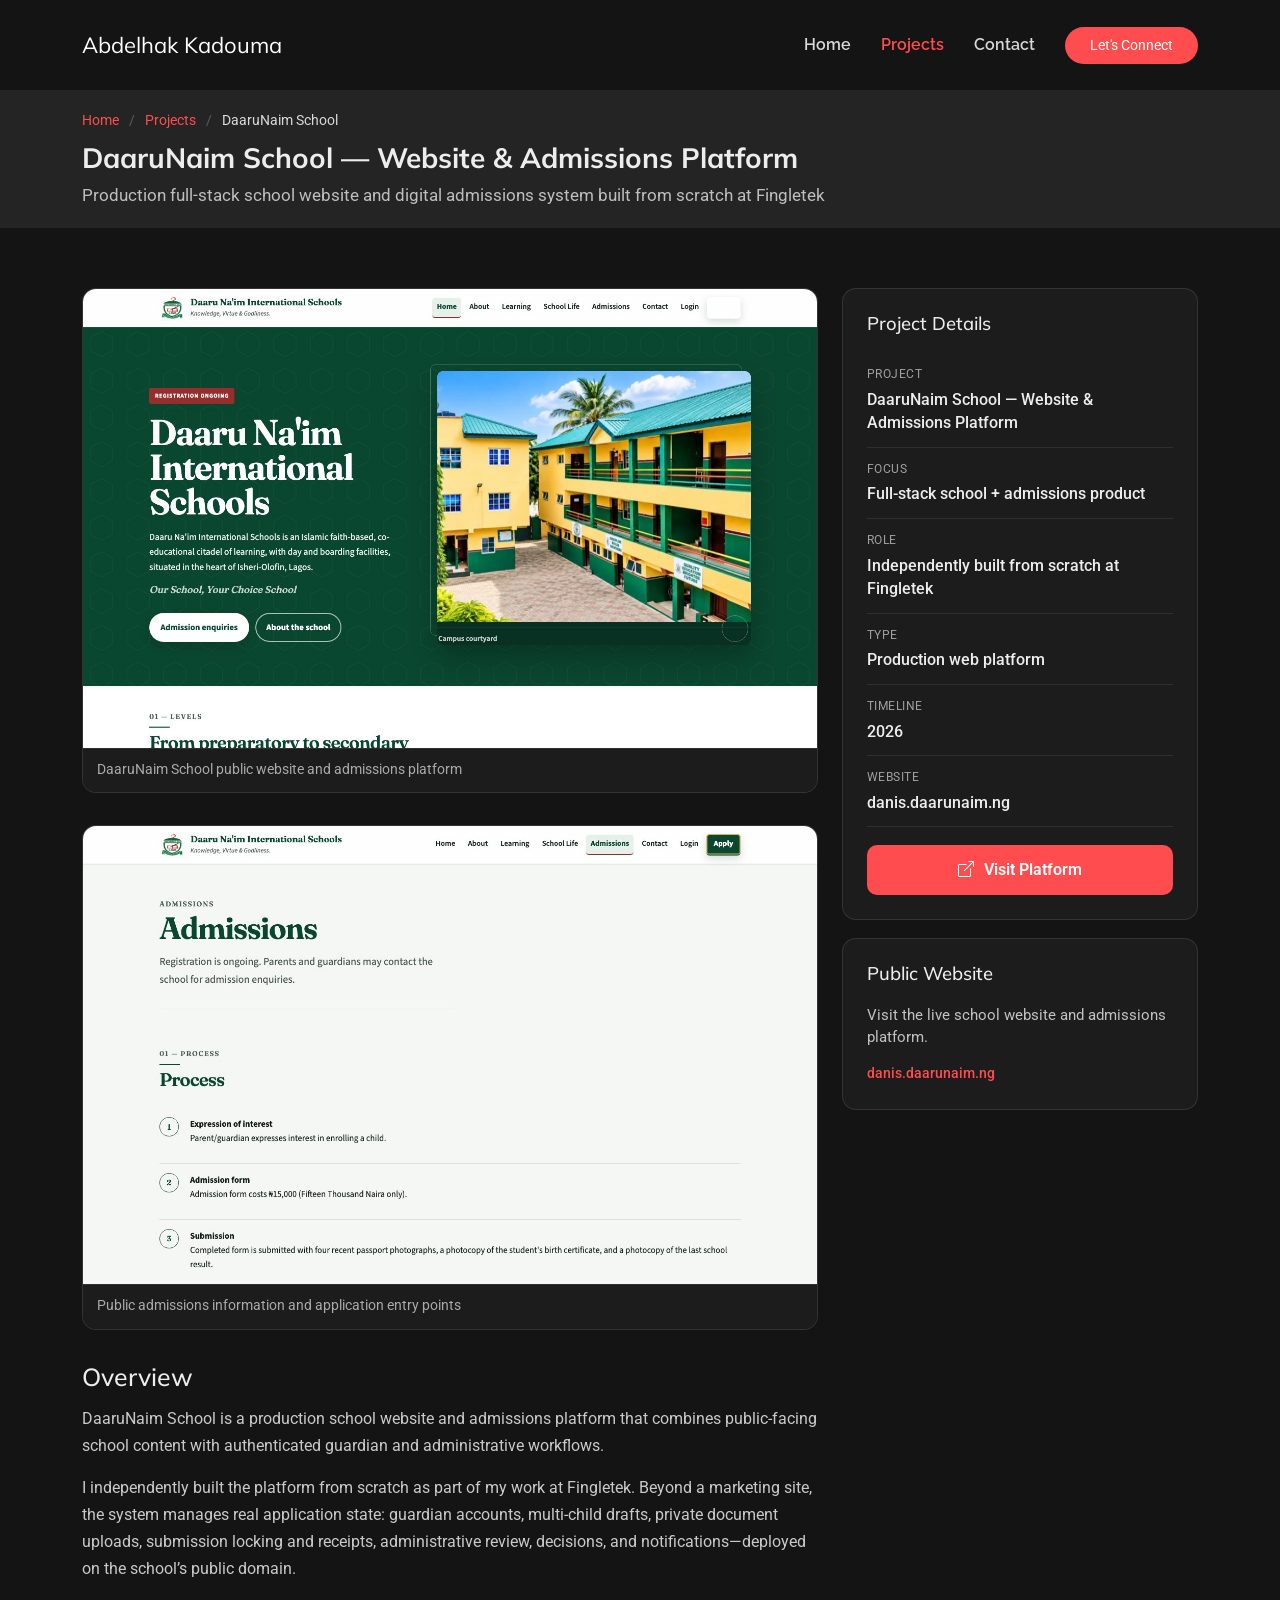
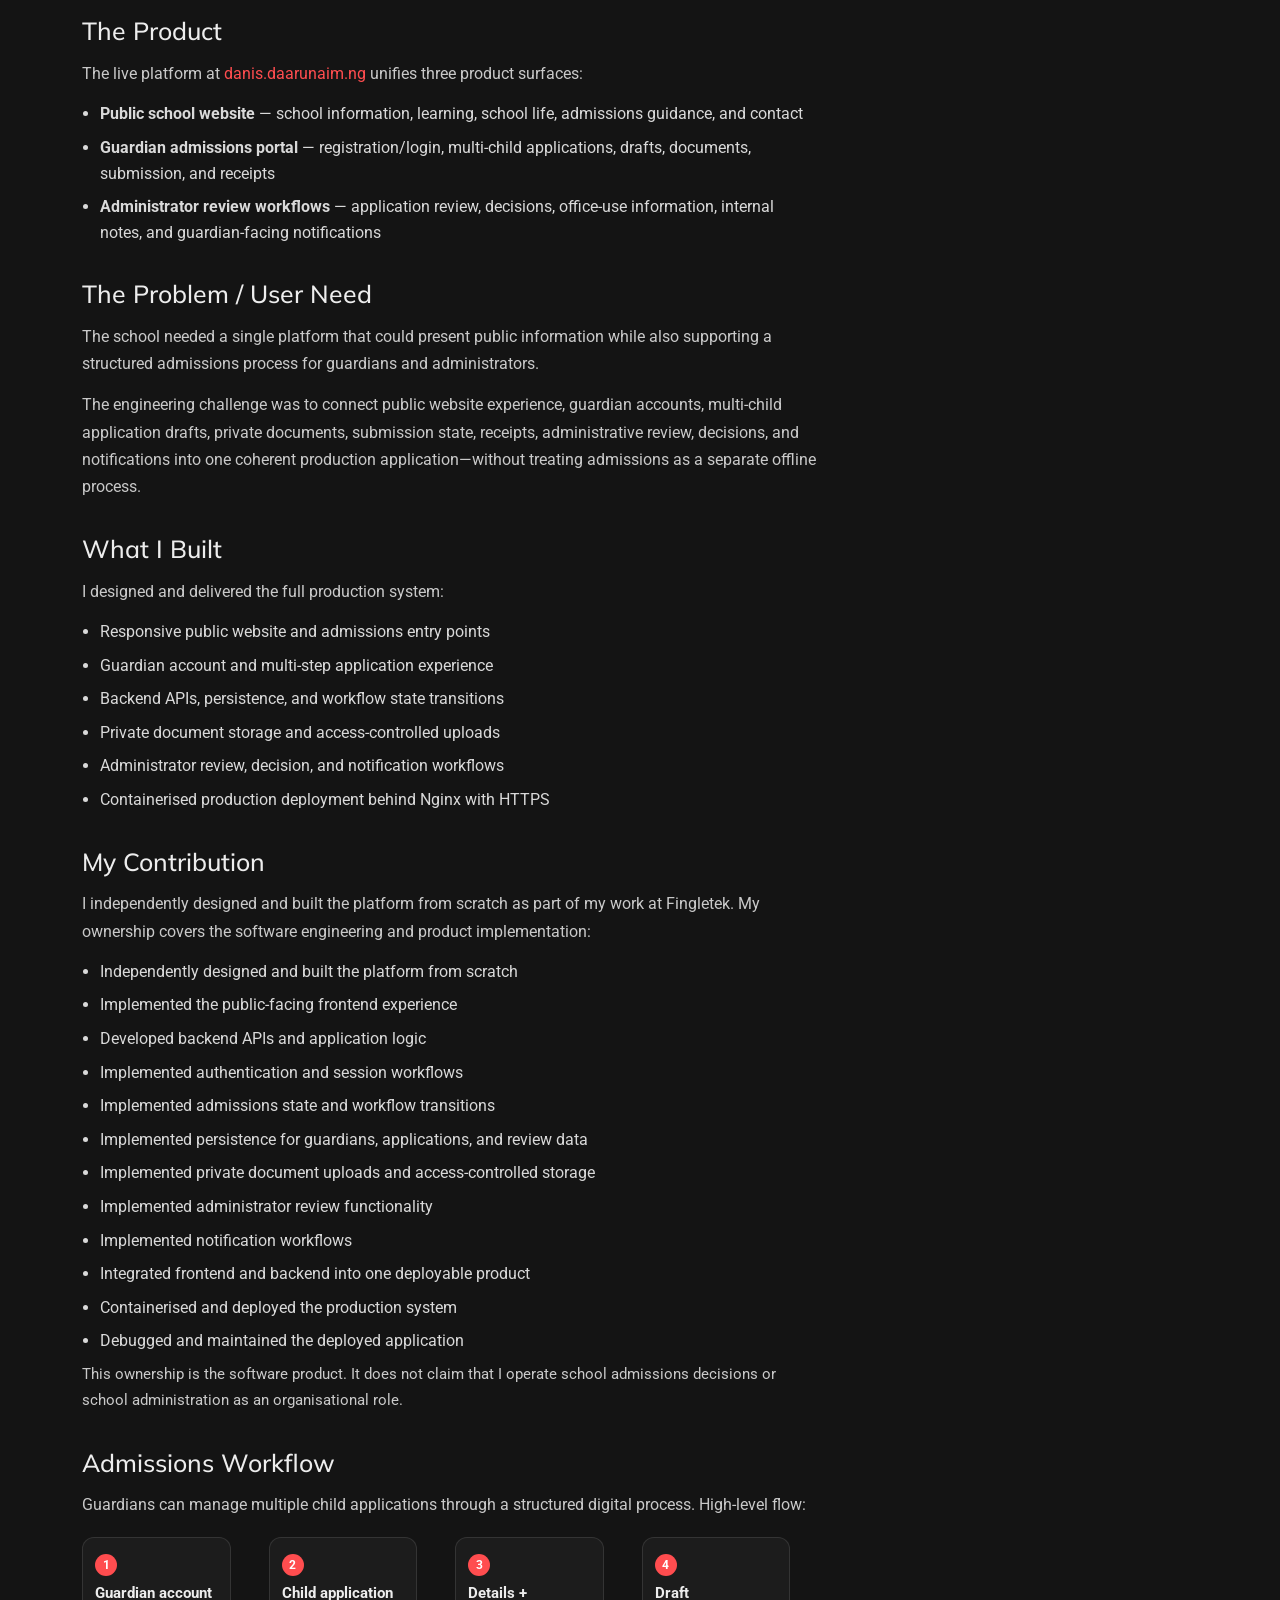
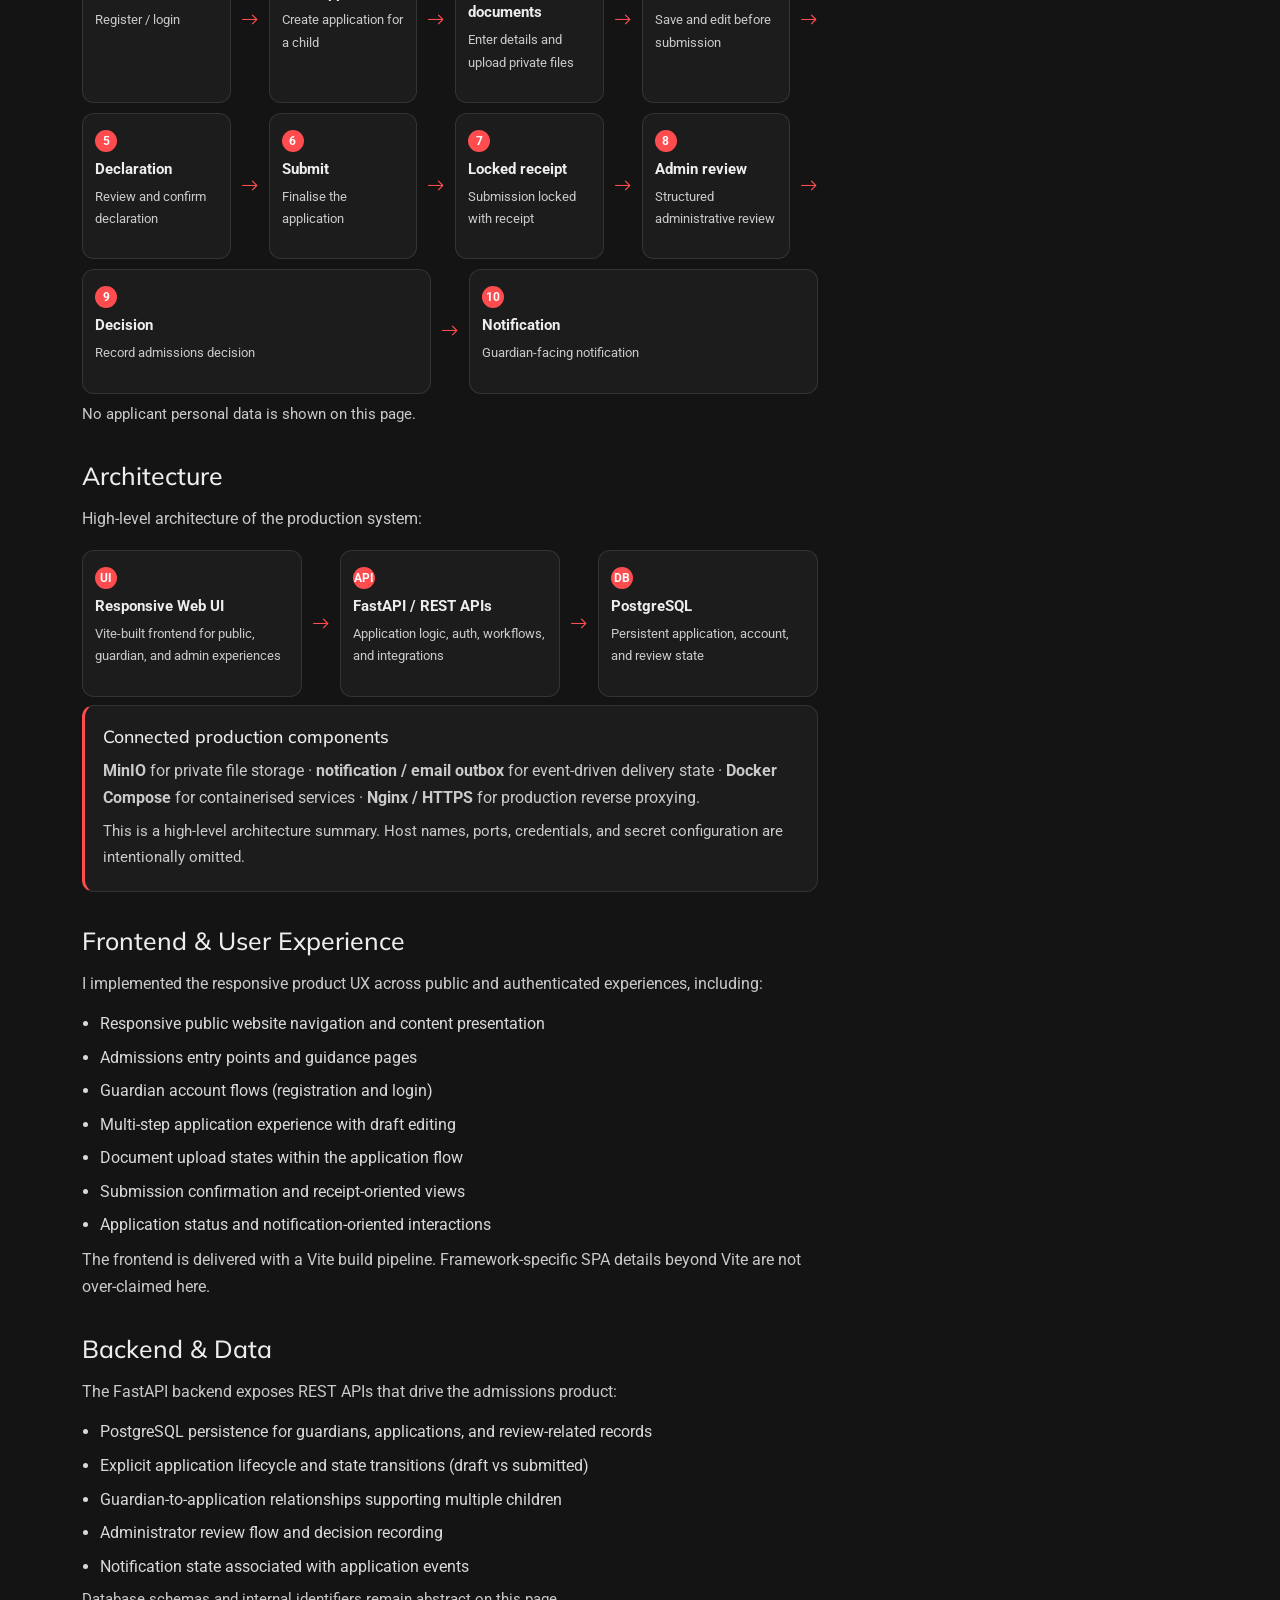
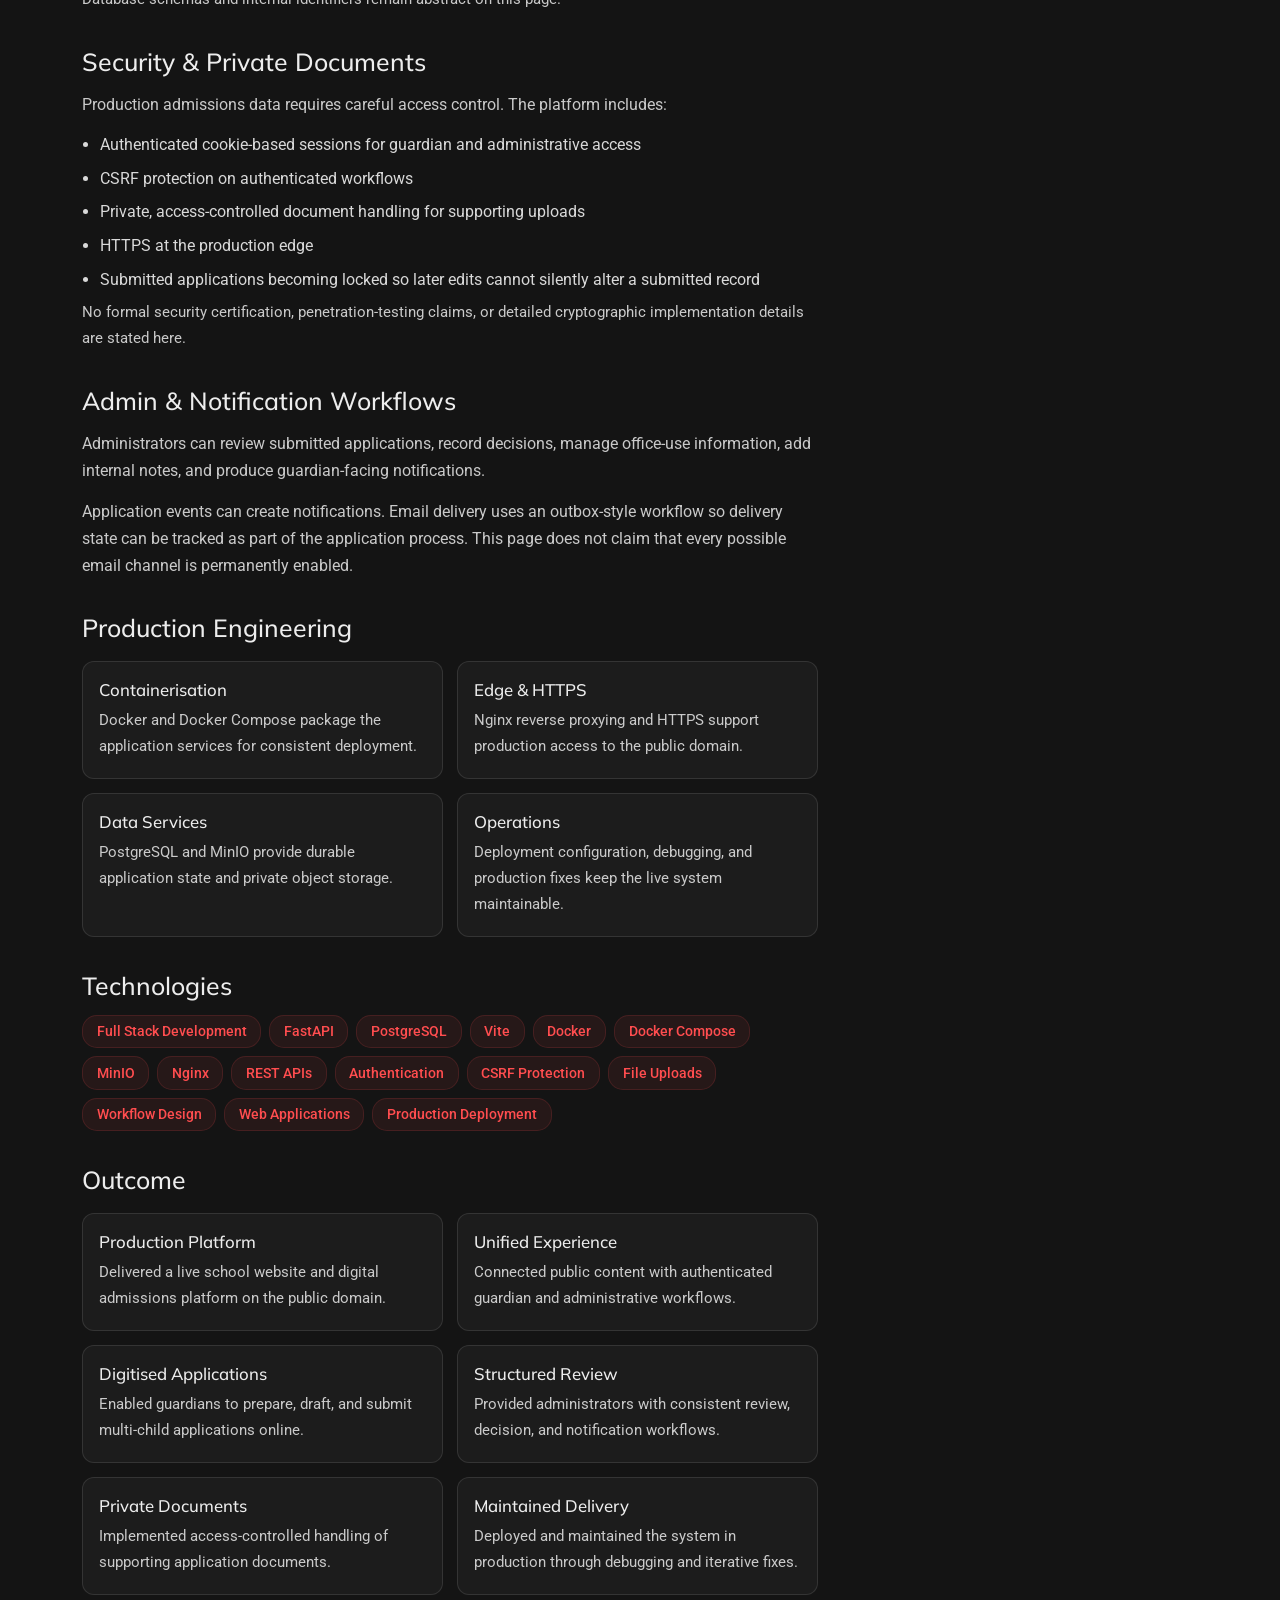
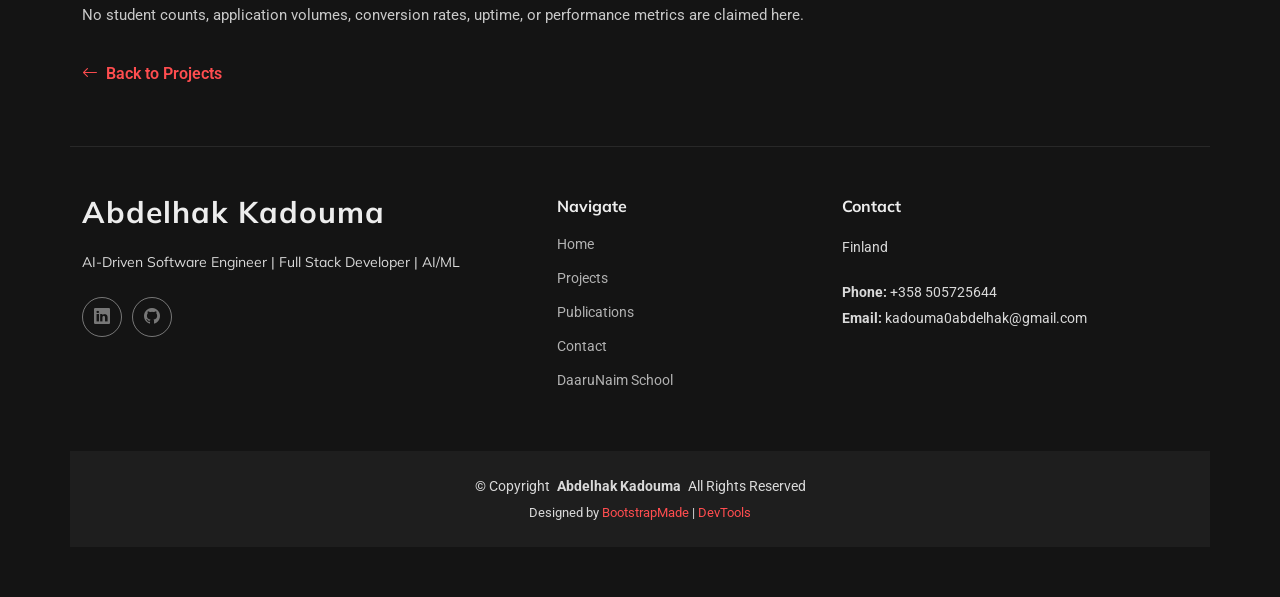
<file: project-daarunaim-school.html>
<!DOCTYPE html>
<html lang="en">

<head>
  <meta charset="utf-8">
  <meta content="width=device-width, initial-scale=1.0" name="viewport">
  <title>DaaruNaim School — Website &amp; Admissions Platform | Abdelhak Kadouma</title>
  <meta name="description" content="DaaruNaim School — a production school website and admissions platform I independently built from scratch at Fingletek with FastAPI, PostgreSQL, Vite, Docker, and secure guardian/admin workflows.">
  <meta property="og:type" content="website">
  <meta property="og:url" content="https://abdelhak-kadouma.vercel.app/project-daarunaim-school.html">
  <meta property="og:title" content="DaaruNaim School — Website &amp; Admissions Platform | Abdelhak Kadouma">
  <meta property="og:description" content="DaaruNaim School — a production school website and admissions platform I independently built from scratch at Fingletek with FastAPI, PostgreSQL, Vite, Docker, and secure guardian/admin workflows.">
  <meta property="og:image" content="https://abdelhak-kadouma.vercel.app/assets/img/projects/daarunaim-school-homepage.jpg">
  <meta name="twitter:card" content="summary_large_image">
  <meta name="twitter:title" content="DaaruNaim School — Website &amp; Admissions Platform | Abdelhak Kadouma">
  <meta name="twitter:description" content="DaaruNaim School — a production school website and admissions platform I independently built from scratch at Fingletek with FastAPI, PostgreSQL, Vite, Docker, and secure guardian/admin workflows.">
  <meta name="twitter:image" content="https://abdelhak-kadouma.vercel.app/assets/img/projects/daarunaim-school-homepage.jpg">
  <link rel="canonical" href="https://abdelhak-kadouma.vercel.app/project-daarunaim-school.html">

  <meta name="keywords" content="DaaruNaim School, FastAPI, PostgreSQL, Vite, Full Stack Development, Admissions Platform, Docker">

  <!-- Favicons -->
  <link href="assets/img/favicon.svg" type="image/svg+xml" rel="icon">
  <link href="assets/img/favicon.png" type="image/png" rel="icon">
  <link href="assets/img/apple-touch-icon.png" rel="apple-touch-icon">

  <!-- Fonts -->
  <link href="https://fonts.googleapis.com" rel="preconnect">
  <link href="https://fonts.gstatic.com" rel="preconnect" crossorigin>
  <link href="https://fonts.googleapis.com/css2?family=Roboto:ital,wght@0,100;0,300;0,400;0,500;0,700;0,900;1,100;1,300;1,400;1,500;1,700;1,900&family=Raleway:ital,wght@0,100;0,200;0,300;0,400;0,500;0,600;0,700;0,800;0,900;1,100;1,200;1,300;1,400;1,500;1,600;1,700;1,800;1,900&family=Mulish:ital,wght@0,200;0,300;0,400;0,500;0,600;0,700;0,800;0,900;1,200;1,300;1,400;1,500;1,600;1,700;1,800;1,900&display=swap" rel="stylesheet">

  <!-- Vendor CSS Files -->
  <link href="assets/vendor/bootstrap/css/bootstrap.min.css" rel="stylesheet">
  <link href="assets/vendor/bootstrap-icons/bootstrap-icons.css" rel="stylesheet">
  <link href="assets/vendor/aos/aos.css" rel="stylesheet">

  <!-- Main CSS File -->
  <link href="assets/css/main.css" rel="stylesheet">

  <!-- =======================================================
  * Template Name: Craftivo
  * Template URL: https://bootstrapmade.com/craftivo-bootstrap-portfolio-template/
  * Updated: Oct 04 2025 with Bootstrap v5.3.8
  * Author: BootstrapMade.com
  * License: https://bootstrapmade.com/license/
  ======================================================== -->
</head>

<body class="project-details-page">

  <header id="header" class="header d-flex align-items-center sticky-top">
    <div class="container-fluid container-xl position-relative d-flex align-items-center">

      <a href="index.html" class="logo d-flex align-items-center me-auto">
        <h1 class="sitename">Abdelhak Kadouma</h1>
      </a>

      <nav id="navmenu" class="navmenu">
        <ul>
          <li><a href="index.html">Home</a></li>
          <li><a href="index.html#portfolio" class="active">Projects</a></li>
          <li><a href="index.html#contact">Contact</a></li>
        </ul>
        <i class="mobile-nav-toggle d-xl-none bi bi-list" role="button" tabindex="0" aria-label="Toggle navigation"></i>
      </nav>

      <a class="btn-getstarted" href="index.html#contact">Let's Connect</a>

    </div>
  </header>

  <main class="main">

    <div class="page-title light-background">
      <div class="container">
        <nav class="breadcrumbs">
          <ol>
            <li><a href="index.html">Home</a></li>
            <li><a href="index.html#portfolio">Projects</a></li>
            <li class="current">DaaruNaim School</li>
          </ol>
        </nav>
        <h1>DaaruNaim School — Website &amp; Admissions Platform</h1>
        <p class="project-page-subtitle">Production full-stack school website and digital admissions system built from scratch at Fingletek</p>
      </div>
    </div>

    <section id="project-daarunaim-school" class="project-detail section">

      <div class="container" data-aos="fade-up">

        <div class="row gy-5">

          <div class="col-lg-8">

            <figure class="project-screenshot" data-aos="zoom-in" data-aos-delay="100">
              <img src="assets/img/projects/daarunaim-school-homepage.jpg" width="1440" height="900" loading="eager" alt="Daaru Na'im International Schools homepage with campus hero and admissions navigation">
              <figcaption>DaaruNaim School public website and admissions platform</figcaption>
            </figure>

            <figure class="project-screenshot" data-aos="zoom-in" data-aos-delay="150">
              <img src="assets/img/projects/daarunaim-school-admissions.jpg" width="1440" height="900" loading="lazy" alt="Public Admissions page on the DaaruNaim School platform with registration guidance and apply entry points">
              <figcaption>Public admissions information and application entry points</figcaption>
            </figure>

            <div class="project-detail-content" data-aos="fade-up" data-aos-delay="150">
              <div class="project-overview">
                <h2>Overview</h2>
                <p>DaaruNaim School is a production school website and admissions platform that combines public-facing school content with authenticated guardian and administrative workflows.</p>
                <p>I independently built the platform from scratch as part of my work at Fingletek. Beyond a marketing site, the system manages real application state: guardian accounts, multi-child drafts, private document uploads, submission locking and receipts, administrative review, decisions, and notifications—deployed on the school’s public domain.</p>
              </div>

              <div class="project-section-block">
                <h2>The Product</h2>
                <p>The live platform at <a href="https://danis.daarunaim.ng/" target="_blank" rel="noopener noreferrer">danis.daarunaim.ng</a> unifies three product surfaces:</p>
                <ul class="project-list">
                  <li><strong>Public school website</strong> — school information, learning, school life, admissions guidance, and contact</li>
                  <li><strong>Guardian admissions portal</strong> — registration/login, multi-child applications, drafts, documents, submission, and receipts</li>
                  <li><strong>Administrator review workflows</strong> — application review, decisions, office-use information, internal notes, and guardian-facing notifications</li>
                </ul>
              </div>

              <div class="project-section-block">
                <h2>The Problem / User Need</h2>
                <p>The school needed a single platform that could present public information while also supporting a structured admissions process for guardians and administrators.</p>
                <p>The engineering challenge was to connect public website experience, guardian accounts, multi-child application drafts, private documents, submission state, receipts, administrative review, decisions, and notifications into one coherent production application—without treating admissions as a separate offline process.</p>
              </div>

              <div class="project-section-block">
                <h2>What I Built</h2>
                <p>I designed and delivered the full production system:</p>
                <ul class="project-list">
                  <li>Responsive public website and admissions entry points</li>
                  <li>Guardian account and multi-step application experience</li>
                  <li>Backend APIs, persistence, and workflow state transitions</li>
                  <li>Private document storage and access-controlled uploads</li>
                  <li>Administrator review, decision, and notification workflows</li>
                  <li>Containerised production deployment behind Nginx with HTTPS</li>
                </ul>
              </div>

              <div class="project-section-block">
                <h2>My Contribution</h2>
                <p>I independently designed and built the platform from scratch as part of my work at Fingletek. My ownership covers the software engineering and product implementation:</p>
                <ul class="project-list">
                  <li>Independently designed and built the platform from scratch</li>
                  <li>Implemented the public-facing frontend experience</li>
                  <li>Developed backend APIs and application logic</li>
                  <li>Implemented authentication and session workflows</li>
                  <li>Implemented admissions state and workflow transitions</li>
                  <li>Implemented persistence for guardians, applications, and review data</li>
                  <li>Implemented private document uploads and access-controlled storage</li>
                  <li>Implemented administrator review functionality</li>
                  <li>Implemented notification workflows</li>
                  <li>Integrated frontend and backend into one deployable product</li>
                  <li>Containerised and deployed the production system</li>
                  <li>Debugged and maintained the deployed application</li>
                </ul>
                <p class="project-section-note">This ownership is the software product. It does not claim that I operate school admissions decisions or school administration as an organisational role.</p>
              </div>

              <div class="project-section-block">
                <h2>Admissions Workflow</h2>
                <p>Guardians can manage multiple child applications through a structured digital process. High-level flow:</p>
                <div class="project-flow" aria-label="DaaruNaim School admissions workflow">
                  <div class="project-flow-step">
                    <span class="project-flow-label">1</span>
                    <strong>Guardian account</strong>
                    <p>Register / login</p>
                  </div>
                  <div class="project-flow-arrow" aria-hidden="true"><i class="bi bi-arrow-right"></i></div>
                  <div class="project-flow-step">
                    <span class="project-flow-label">2</span>
                    <strong>Child application</strong>
                    <p>Create application for a child</p>
                  </div>
                  <div class="project-flow-arrow" aria-hidden="true"><i class="bi bi-arrow-right"></i></div>
                  <div class="project-flow-step">
                    <span class="project-flow-label">3</span>
                    <strong>Details + documents</strong>
                    <p>Enter details and upload private files</p>
                  </div>
                  <div class="project-flow-arrow" aria-hidden="true"><i class="bi bi-arrow-right"></i></div>
                  <div class="project-flow-step">
                    <span class="project-flow-label">4</span>
                    <strong>Draft</strong>
                    <p>Save and edit before submission</p>
                  </div>
                  <div class="project-flow-arrow" aria-hidden="true"><i class="bi bi-arrow-right"></i></div>
                  <div class="project-flow-step">
                    <span class="project-flow-label">5</span>
                    <strong>Declaration</strong>
                    <p>Review and confirm declaration</p>
                  </div>
                  <div class="project-flow-arrow" aria-hidden="true"><i class="bi bi-arrow-right"></i></div>
                  <div class="project-flow-step">
                    <span class="project-flow-label">6</span>
                    <strong>Submit</strong>
                    <p>Finalise the application</p>
                  </div>
                  <div class="project-flow-arrow" aria-hidden="true"><i class="bi bi-arrow-right"></i></div>
                  <div class="project-flow-step">
                    <span class="project-flow-label">7</span>
                    <strong>Locked receipt</strong>
                    <p>Submission locked with receipt</p>
                  </div>
                  <div class="project-flow-arrow" aria-hidden="true"><i class="bi bi-arrow-right"></i></div>
                  <div class="project-flow-step">
                    <span class="project-flow-label">8</span>
                    <strong>Admin review</strong>
                    <p>Structured administrative review</p>
                  </div>
                  <div class="project-flow-arrow" aria-hidden="true"><i class="bi bi-arrow-right"></i></div>
                  <div class="project-flow-step">
                    <span class="project-flow-label">9</span>
                    <strong>Decision</strong>
                    <p>Record admissions decision</p>
                  </div>
                  <div class="project-flow-arrow" aria-hidden="true"><i class="bi bi-arrow-right"></i></div>
                  <div class="project-flow-step">
                    <span class="project-flow-label">10</span>
                    <strong>Notification</strong>
                    <p>Guardian-facing notification</p>
                  </div>
                </div>
                <p class="project-section-note">No applicant personal data is shown on this page.</p>
              </div>

              <div class="project-section-block">
                <h2>Architecture</h2>
                <p>High-level architecture of the production system:</p>
                <div class="project-flow" aria-label="High-level DaaruNaim School architecture">
                  <div class="project-flow-step">
                    <span class="project-flow-label">UI</span>
                    <strong>Responsive Web UI</strong>
                    <p>Vite-built frontend for public, guardian, and admin experiences</p>
                  </div>
                  <div class="project-flow-arrow" aria-hidden="true"><i class="bi bi-arrow-right"></i></div>
                  <div class="project-flow-step">
                    <span class="project-flow-label">API</span>
                    <strong>FastAPI / REST APIs</strong>
                    <p>Application logic, auth, workflows, and integrations</p>
                  </div>
                  <div class="project-flow-arrow" aria-hidden="true"><i class="bi bi-arrow-right"></i></div>
                  <div class="project-flow-step">
                    <span class="project-flow-label">DB</span>
                    <strong>PostgreSQL</strong>
                    <p>Persistent application, account, and review state</p>
                  </div>
                </div>
                <div class="project-context-panel">
                  <h3>Connected production components</h3>
                  <p><strong>MinIO</strong> for private file storage · <strong>notification / email outbox</strong> for event-driven delivery state · <strong>Docker Compose</strong> for containerised services · <strong>Nginx / HTTPS</strong> for production reverse proxying.</p>
                  <p class="mb-0 project-section-note">This is a high-level architecture summary. Host names, ports, credentials, and secret configuration are intentionally omitted.</p>
                </div>
              </div>

              <div class="project-section-block">
                <h2>Frontend &amp; User Experience</h2>
                <p>I implemented the responsive product UX across public and authenticated experiences, including:</p>
                <ul class="project-list">
                  <li>Responsive public website navigation and content presentation</li>
                  <li>Admissions entry points and guidance pages</li>
                  <li>Guardian account flows (registration and login)</li>
                  <li>Multi-step application experience with draft editing</li>
                  <li>Document upload states within the application flow</li>
                  <li>Submission confirmation and receipt-oriented views</li>
                  <li>Application status and notification-oriented interactions</li>
                </ul>
                <p>The frontend is delivered with a Vite build pipeline. Framework-specific SPA details beyond Vite are not over-claimed here.</p>
              </div>

              <div class="project-section-block">
                <h2>Backend &amp; Data</h2>
                <p>The FastAPI backend exposes REST APIs that drive the admissions product:</p>
                <ul class="project-list">
                  <li>PostgreSQL persistence for guardians, applications, and review-related records</li>
                  <li>Explicit application lifecycle and state transitions (draft vs submitted)</li>
                  <li>Guardian-to-application relationships supporting multiple children</li>
                  <li>Administrator review flow and decision recording</li>
                  <li>Notification state associated with application events</li>
                </ul>
                <p class="project-section-note">Database schemas and internal identifiers remain abstract on this page.</p>
              </div>

              <div class="project-section-block">
                <h2>Security &amp; Private Documents</h2>
                <p>Production admissions data requires careful access control. The platform includes:</p>
                <ul class="project-list">
                  <li>Authenticated cookie-based sessions for guardian and administrative access</li>
                  <li>CSRF protection on authenticated workflows</li>
                  <li>Private, access-controlled document handling for supporting uploads</li>
                  <li>HTTPS at the production edge</li>
                  <li>Submitted applications becoming locked so later edits cannot silently alter a submitted record</li>
                </ul>
                <p class="project-section-note">No formal security certification, penetration-testing claims, or detailed cryptographic implementation details are stated here.</p>
              </div>

              <div class="project-section-block">
                <h2>Admin &amp; Notification Workflows</h2>
                <p>Administrators can review submitted applications, record decisions, manage office-use information, add internal notes, and produce guardian-facing notifications.</p>
                <p>Application events can create notifications. Email delivery uses an outbox-style workflow so delivery state can be tracked as part of the application process. This page does not claim that every possible email channel is permanently enabled.</p>
              </div>

              <div class="project-section-block">
                <h2>Production Engineering</h2>
                <div class="project-principle-grid">
                  <div class="principle-card">
                    <h3>Containerisation</h3>
                    <p>Docker and Docker Compose package the application services for consistent deployment.</p>
                  </div>
                  <div class="principle-card">
                    <h3>Edge &amp; HTTPS</h3>
                    <p>Nginx reverse proxying and HTTPS support production access to the public domain.</p>
                  </div>
                  <div class="principle-card">
                    <h3>Data Services</h3>
                    <p>PostgreSQL and MinIO provide durable application state and private object storage.</p>
                  </div>
                  <div class="principle-card">
                    <h3>Operations</h3>
                    <p>Deployment configuration, debugging, and production fixes keep the live system maintainable.</p>
                  </div>
                </div>
              </div>

              <div class="project-section-block">
                <h2>Technologies</h2>
                <div class="project-tech-tags">
                  <span>Full Stack Development</span>
                  <span>FastAPI</span>
                  <span>PostgreSQL</span>
                  <span>Vite</span>
                  <span>Docker</span>
                  <span>Docker Compose</span>
                  <span>MinIO</span>
                  <span>Nginx</span>
                  <span>REST APIs</span>
                  <span>Authentication</span>
                  <span>CSRF Protection</span>
                  <span>File Uploads</span>
                  <span>Workflow Design</span>
                  <span>Web Applications</span>
                  <span>Production Deployment</span>
                </div>
              </div>

              <div class="project-section-block">
                <h2>Outcome</h2>
                <div class="project-principle-grid">
                  <div class="principle-card">
                    <h3>Production Platform</h3>
                    <p>Delivered a live school website and digital admissions platform on the public domain.</p>
                  </div>
                  <div class="principle-card">
                    <h3>Unified Experience</h3>
                    <p>Connected public content with authenticated guardian and administrative workflows.</p>
                  </div>
                  <div class="principle-card">
                    <h3>Digitised Applications</h3>
                    <p>Enabled guardians to prepare, draft, and submit multi-child applications online.</p>
                  </div>
                  <div class="principle-card">
                    <h3>Structured Review</h3>
                    <p>Provided administrators with consistent review, decision, and notification workflows.</p>
                  </div>
                  <div class="principle-card">
                    <h3>Private Documents</h3>
                    <p>Implemented access-controlled handling of supporting application documents.</p>
                  </div>
                  <div class="principle-card">
                    <h3>Maintained Delivery</h3>
                    <p>Deployed and maintained the system in production through debugging and iterative fixes.</p>
                  </div>
                </div>
                <p class="project-section-note">No student counts, application volumes, conversion rates, uptime, or performance metrics are claimed here.</p>
              </div>

              <div class="project-back-row">
                <a class="back-to-projects" href="index.html#portfolio"><i class="bi bi-arrow-left"></i> Back to Projects</a>
              </div>
            </div>

          </div>

          <div class="col-lg-4">
            <aside class="project-sidebar" data-aos="fade-up" data-aos-delay="200">
              <div class="project-info-card">
                <h3>Project Details</h3>
                <div class="info-row">
                  <span class="label">Project</span>
                  <span class="value">DaaruNaim School — Website &amp; Admissions Platform</span>
                </div>
                <div class="info-row">
                  <span class="label">Focus</span>
                  <span class="value">Full-stack school + admissions product</span>
                </div>
                <div class="info-row">
                  <span class="label">Role</span>
                  <span class="value">Independently built from scratch at Fingletek</span>
                </div>
                <div class="info-row">
                  <span class="label">Type</span>
                  <span class="value">Production web platform</span>
                </div>
                <div class="info-row">
                  <span class="label">Timeline</span>
                  <span class="value">2026</span>
                </div>
                <div class="info-row">
                  <span class="label">Website</span>
                  <span class="value">danis.daarunaim.ng</span>
                </div>
                <a class="btn-repo" href="https://danis.daarunaim.ng/" target="_blank" rel="noopener noreferrer">
                  <i class="bi bi-box-arrow-up-right"></i> Visit Platform
                </a>
              </div>

              <div class="project-info-card project-repo-note">
                <h3>Public Website</h3>
                <p>Visit the live school website and admissions platform.</p>
                <a href="https://danis.daarunaim.ng/" target="_blank" rel="noopener noreferrer">
                  danis.daarunaim.ng
                </a>
              </div>
            </aside>
          </div>

        </div>

      </div>

    </section>

  </main>

  <footer id="footer" class="footer">

    <div class="container footer-top">
      <div class="row gy-4">
        <div class="col-lg-5 col-md-12 footer-about">
          <a href="index.html" class="logo d-flex align-items-center">
            <span class="sitename">Abdelhak Kadouma</span>
          </a>
          <p>AI-Driven Software Engineer | Full Stack Developer | AI/ML</p>
          <div class="social-links d-flex mt-4">
            <a href="https://www.linkedin.com/in/kadoumaabdelhak" target="_blank" rel="noopener noreferrer" aria-label="LinkedIn"><i class="bi bi-linkedin"></i></a>
            <a href="https://github.com/KADOUMAAbdelhak" target="_blank" rel="noopener noreferrer" aria-label="GitHub"><i class="bi bi-github"></i></a>
          </div>
        </div>

        <div class="col-lg-3 col-6 footer-links">
          <h4>Navigate</h4>
          <ul>
            <li><a href="index.html">Home</a></li>
            <li><a href="index.html#portfolio">Projects</a></li>
            <li><a href="index.html#publications">Publications</a></li>
            <li><a href="index.html#contact">Contact</a></li>
            <li><a href="project-daarunaim-school.html">DaaruNaim School</a></li>
          </ul>
        </div>

        <div class="col-lg-4 col-md-12 footer-contact text-center text-md-start">
          <h4>Contact</h4>
          <p>Finland</p>
          <p class="mt-4"><strong>Phone:</strong> <span><a href="tel:+358505725644">+358 505725644</a></span></p>
          <p><strong>Email:</strong> <span><a href="mailto:kadouma0abdelhak@gmail.com">kadouma0abdelhak@gmail.com</a></span></p>
        </div>

      </div>
    </div>

    <div class="container copyright text-center mt-4">
      <p>© <span>Copyright</span> <strong class="px-1 sitename">Abdelhak Kadouma</strong> <span>All Rights Reserved</span></p>
      <div class="credits">
        Designed by <a href="https://bootstrapmade.com/">BootstrapMade</a> | <a href="https://bootstrapmade.com/tools/">DevTools</a>
      </div>
    </div>

  </footer>

  <a href="#" id="scroll-top" class="scroll-top d-flex align-items-center justify-content-center" aria-label="Scroll to top"><i class="bi bi-arrow-up-short" aria-hidden="true"></i></a>
  <div id="preloader"></div>

  <script src="assets/vendor/bootstrap/js/bootstrap.bundle.min.js"></script>
  <script src="assets/vendor/aos/aos.js"></script>
  <script src="assets/vendor/glightbox/js/glightbox.min.js"></script>
  <script src="assets/js/main.js"></script>

</body>

</html>
</file>
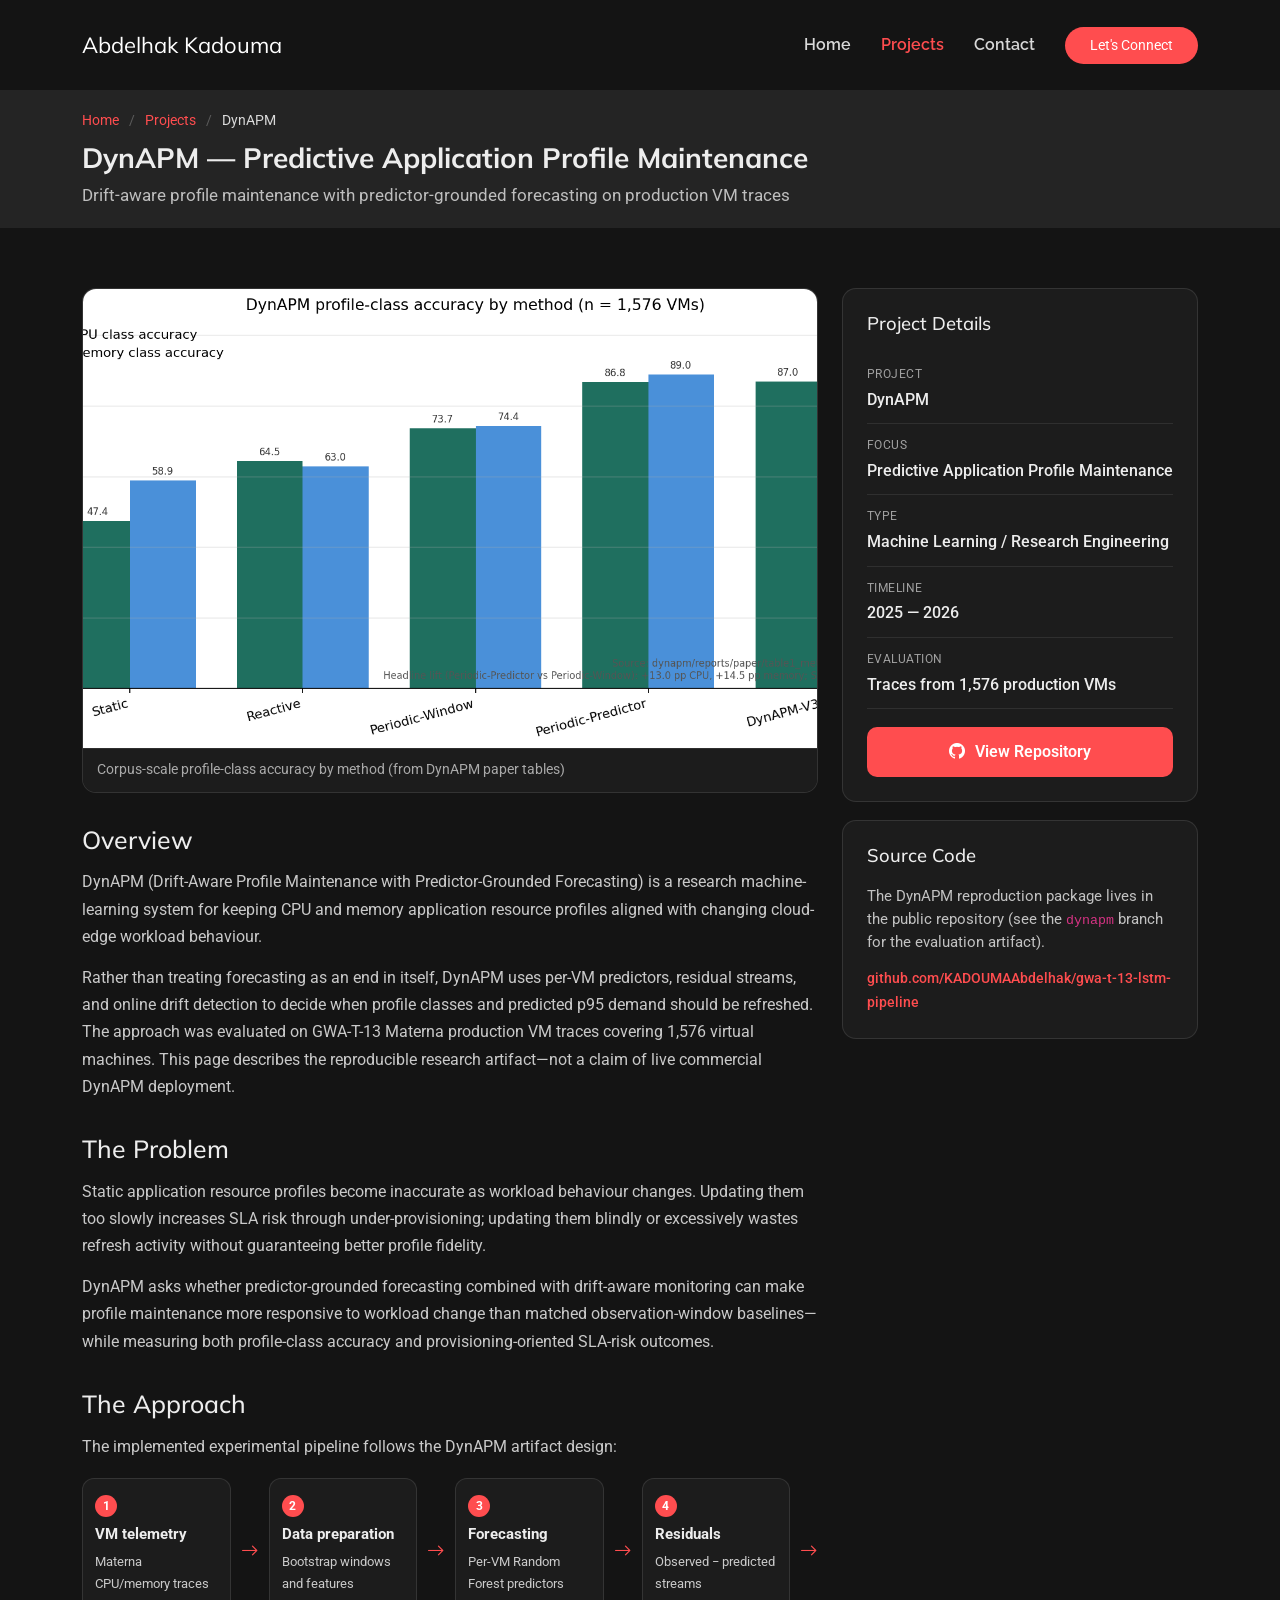
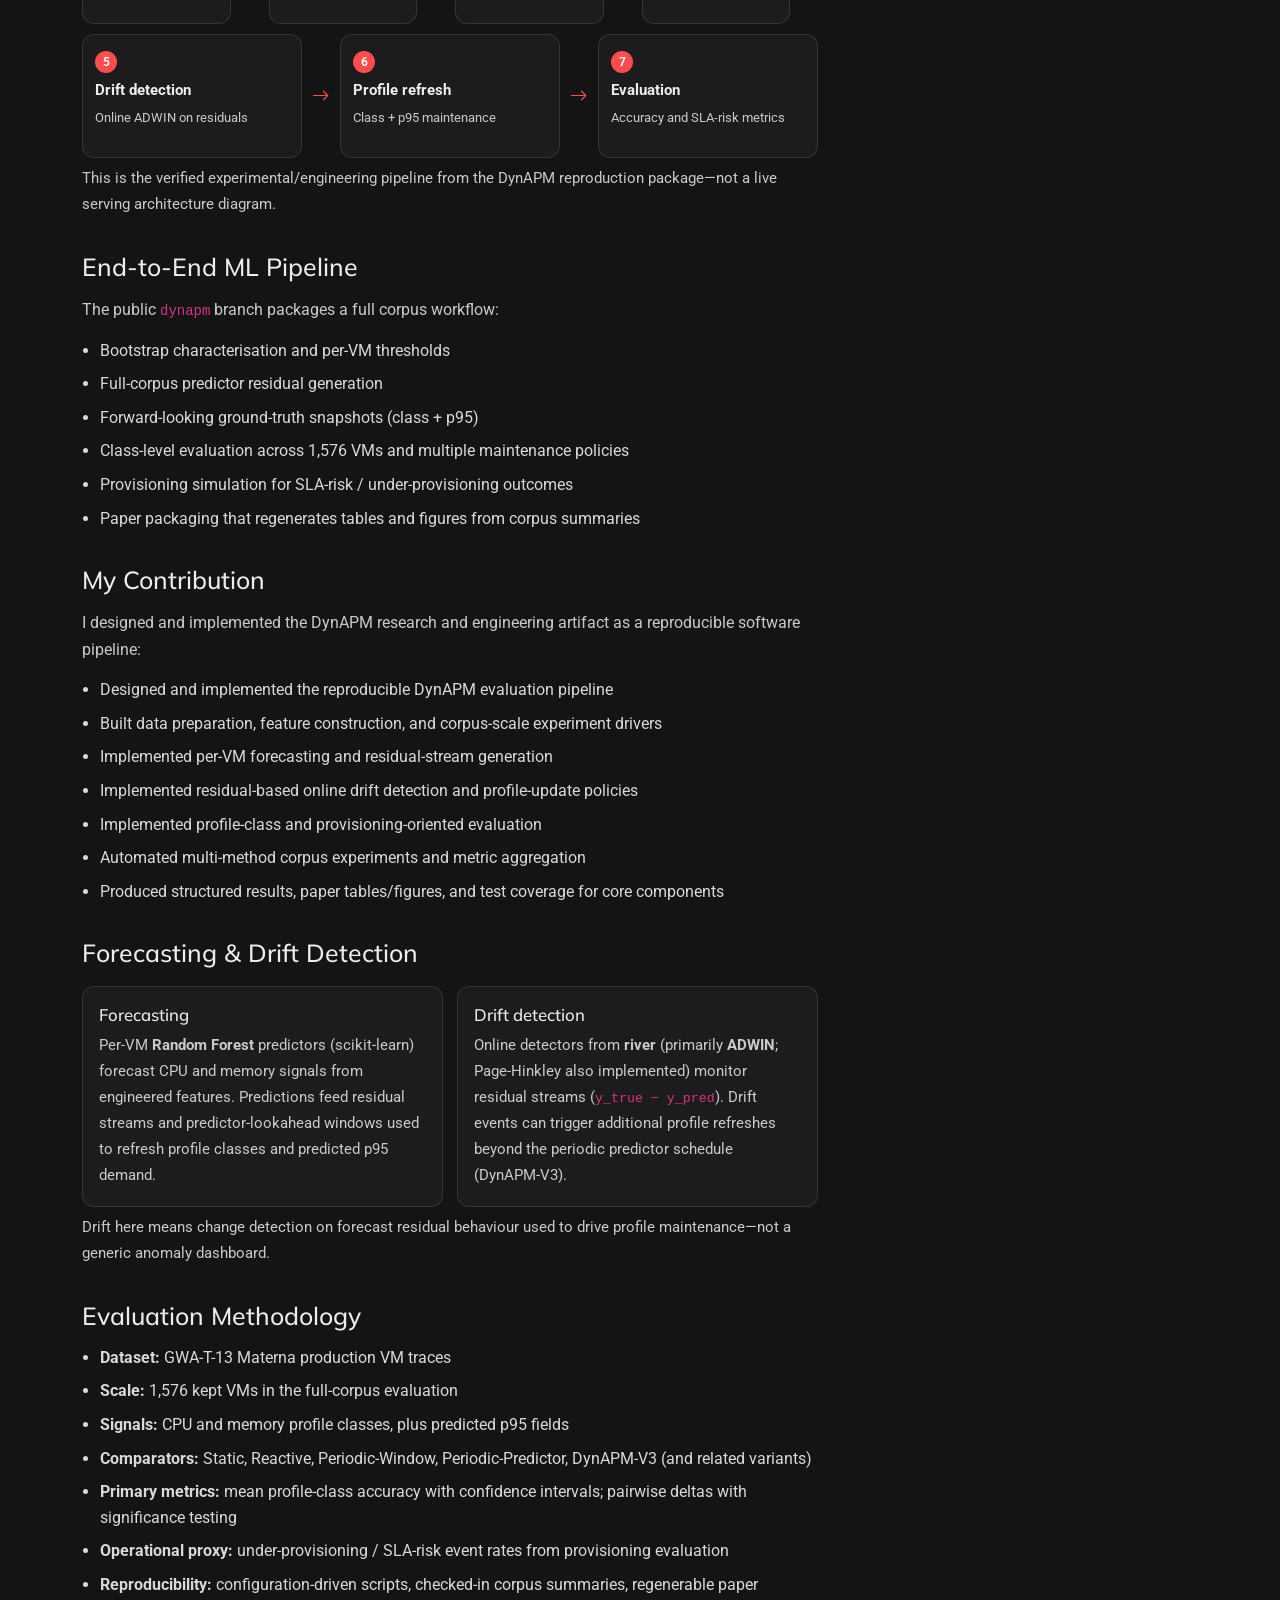
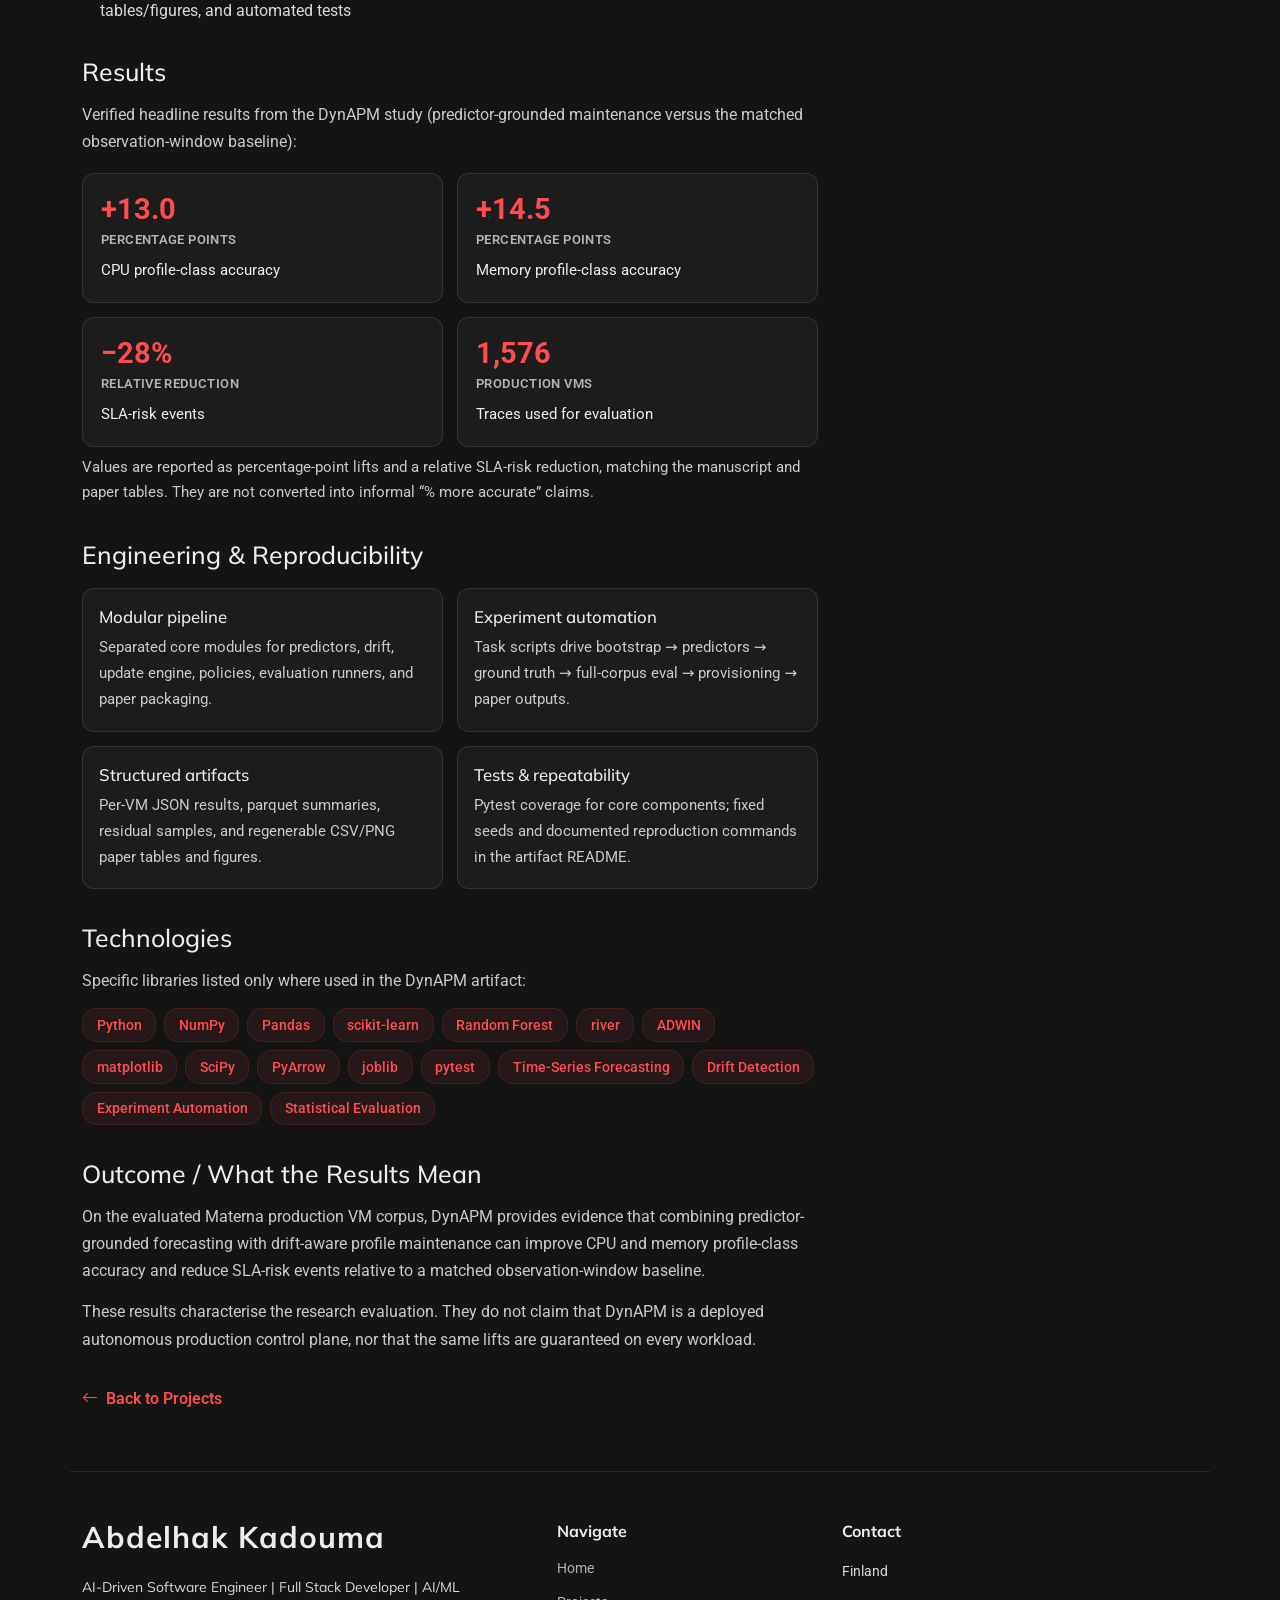
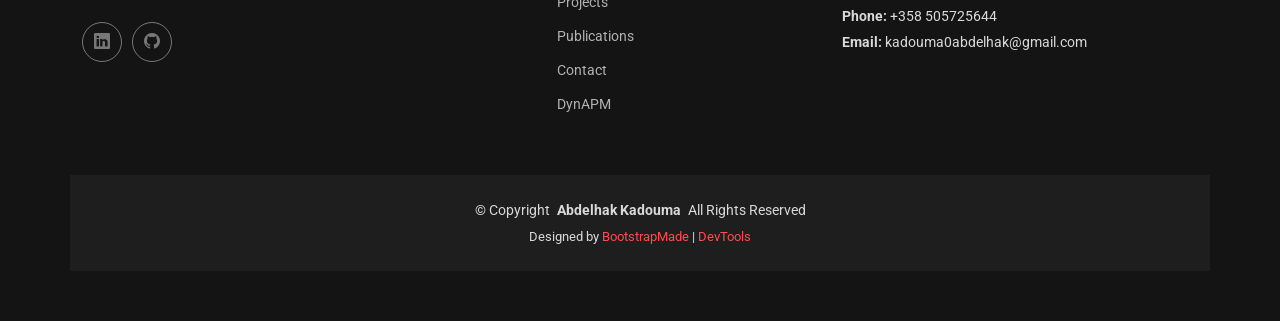
<file: project-dynapm.html>
<!DOCTYPE html>
<html lang="en">

<head>
  <meta charset="utf-8">
  <meta content="width=device-width, initial-scale=1.0" name="viewport">
  <title>DynAPM — Predictive Application Profile Maintenance | Abdelhak Kadouma</title>
  <meta name="description" content="DynAPM is a research ML system for drift-aware application profile maintenance using predictor-grounded forecasting, residual monitoring, and online drift detection on 1,576 production VM traces.">
  <meta property="og:type" content="website">
  <meta property="og:url" content="https://abdelhak-kadouma.vercel.app/project-dynapm.html">
  <meta property="og:title" content="DynAPM — Predictive Application Profile Maintenance | Abdelhak Kadouma">
  <meta property="og:description" content="DynAPM is a research ML system for drift-aware application profile maintenance using predictor-grounded forecasting, residual monitoring, and online drift detection on 1,576 production VM traces.">
  <meta property="og:image" content="https://abdelhak-kadouma.vercel.app/assets/img/projects/dynapm-results.png">
  <meta name="twitter:card" content="summary_large_image">
  <meta name="twitter:title" content="DynAPM — Predictive Application Profile Maintenance | Abdelhak Kadouma">
  <meta name="twitter:description" content="DynAPM is a research ML system for drift-aware application profile maintenance using predictor-grounded forecasting, residual monitoring, and online drift detection on 1,576 production VM traces.">
  <meta name="twitter:image" content="https://abdelhak-kadouma.vercel.app/assets/img/projects/dynapm-results.png">
  <link rel="canonical" href="https://abdelhak-kadouma.vercel.app/project-dynapm.html">

  <meta name="keywords" content="DynAPM, Machine Learning, Drift Detection, Time-Series Forecasting, Application Profiling, scikit-learn, river">

  <!-- Favicons -->
  <link href="assets/img/favicon.svg" type="image/svg+xml" rel="icon">
  <link href="assets/img/favicon.png" type="image/png" rel="icon">
  <link href="assets/img/apple-touch-icon.png" rel="apple-touch-icon">

  <!-- Fonts -->
  <link href="https://fonts.googleapis.com" rel="preconnect">
  <link href="https://fonts.gstatic.com" rel="preconnect" crossorigin>
  <link href="https://fonts.googleapis.com/css2?family=Roboto:ital,wght@0,100;0,300;0,400;0,500;0,700;0,900;1,100;1,300;1,400;1,500;1,700;1,900&family=Raleway:ital,wght@0,100;0,200;0,300;0,400;0,500;0,600;0,700;0,800;0,900;1,100;1,200;1,300;1,400;1,500;1,600;1,700;1,800;1,900&family=Mulish:ital,wght@0,200;0,300;0,400;0,500;0,600;0,700;0,800;0,900;1,200;1,300;1,400;1,500;1,600;1,700;1,800;1,900&display=swap" rel="stylesheet">

  <!-- Vendor CSS Files -->
  <link href="assets/vendor/bootstrap/css/bootstrap.min.css" rel="stylesheet">
  <link href="assets/vendor/bootstrap-icons/bootstrap-icons.css" rel="stylesheet">
  <link href="assets/vendor/aos/aos.css" rel="stylesheet">

  <!-- Main CSS File -->
  <link href="assets/css/main.css" rel="stylesheet">

  <!-- =======================================================
  * Template Name: Craftivo
  * Template URL: https://bootstrapmade.com/craftivo-bootstrap-portfolio-template/
  * Updated: Oct 04 2025 with Bootstrap v5.3.8
  * Author: BootstrapMade.com
  * License: https://bootstrapmade.com/license/
  ======================================================== -->
</head>

<body class="project-details-page">

  <header id="header" class="header d-flex align-items-center sticky-top">
    <div class="container-fluid container-xl position-relative d-flex align-items-center">

      <a href="index.html" class="logo d-flex align-items-center me-auto">
        <h1 class="sitename">Abdelhak Kadouma</h1>
      </a>

      <nav id="navmenu" class="navmenu">
        <ul>
          <li><a href="index.html">Home</a></li>
          <li><a href="index.html#portfolio" class="active">Projects</a></li>
          <li><a href="index.html#contact">Contact</a></li>
        </ul>
        <i class="mobile-nav-toggle d-xl-none bi bi-list" role="button" tabindex="0" aria-label="Toggle navigation"></i>
      </nav>

      <a class="btn-getstarted" href="index.html#contact">Let's Connect</a>

    </div>
  </header>

  <main class="main">

    <div class="page-title light-background">
      <div class="container">
        <nav class="breadcrumbs">
          <ol>
            <li><a href="index.html">Home</a></li>
            <li><a href="index.html#portfolio">Projects</a></li>
            <li class="current">DynAPM</li>
          </ol>
        </nav>
        <h1>DynAPM — Predictive Application Profile Maintenance</h1>
        <p class="project-page-subtitle">Drift-aware profile maintenance with predictor-grounded forecasting on production VM traces</p>
      </div>
    </div>

    <section id="project-dynapm" class="project-detail section">

      <div class="container" data-aos="fade-up">

        <div class="row gy-5">

          <div class="col-lg-8">

            <figure class="project-screenshot" data-aos="zoom-in" data-aos-delay="100">
              <img src="assets/img/projects/dynapm-results.png" width="1680" height="800" loading="eager" alt="Bar chart of DynAPM CPU and memory profile-class accuracy by method on 1,576 VMs from paper table data">
              <figcaption>Corpus-scale profile-class accuracy by method (from DynAPM paper tables)</figcaption>
            </figure>

            <div class="project-detail-content" data-aos="fade-up" data-aos-delay="150">
              <div class="project-overview">
                <h2>Overview</h2>
                <p>DynAPM (Drift-Aware Profile Maintenance with Predictor-Grounded Forecasting) is a research machine-learning system for keeping CPU and memory application resource profiles aligned with changing cloud-edge workload behaviour.</p>
                <p>Rather than treating forecasting as an end in itself, DynAPM uses per-VM predictors, residual streams, and online drift detection to decide when profile classes and predicted p95 demand should be refreshed. The approach was evaluated on GWA-T-13 Materna production VM traces covering 1,576 virtual machines. This page describes the reproducible research artifact—not a claim of live commercial DynAPM deployment.</p>
              </div>

              <div class="project-section-block">
                <h2>The Problem</h2>
                <p>Static application resource profiles become inaccurate as workload behaviour changes. Updating them too slowly increases SLA risk through under-provisioning; updating them blindly or excessively wastes refresh activity without guaranteeing better profile fidelity.</p>
                <p>DynAPM asks whether predictor-grounded forecasting combined with drift-aware monitoring can make profile maintenance more responsive to workload change than matched observation-window baselines—while measuring both profile-class accuracy and provisioning-oriented SLA-risk outcomes.</p>
              </div>

              <div class="project-section-block">
                <h2>The Approach</h2>
                <p>The implemented experimental pipeline follows the DynAPM artifact design:</p>
                <div class="project-flow" aria-label="DynAPM experimental engineering pipeline">
                  <div class="project-flow-step">
                    <span class="project-flow-label">1</span>
                    <strong>VM telemetry</strong>
                    <p>Materna CPU/memory traces</p>
                  </div>
                  <div class="project-flow-arrow" aria-hidden="true"><i class="bi bi-arrow-right"></i></div>
                  <div class="project-flow-step">
                    <span class="project-flow-label">2</span>
                    <strong>Data preparation</strong>
                    <p>Bootstrap windows and features</p>
                  </div>
                  <div class="project-flow-arrow" aria-hidden="true"><i class="bi bi-arrow-right"></i></div>
                  <div class="project-flow-step">
                    <span class="project-flow-label">3</span>
                    <strong>Forecasting</strong>
                    <p>Per-VM Random Forest predictors</p>
                  </div>
                  <div class="project-flow-arrow" aria-hidden="true"><i class="bi bi-arrow-right"></i></div>
                  <div class="project-flow-step">
                    <span class="project-flow-label">4</span>
                    <strong>Residuals</strong>
                    <p>Observed − predicted streams</p>
                  </div>
                  <div class="project-flow-arrow" aria-hidden="true"><i class="bi bi-arrow-right"></i></div>
                  <div class="project-flow-step">
                    <span class="project-flow-label">5</span>
                    <strong>Drift detection</strong>
                    <p>Online ADWIN on residuals</p>
                  </div>
                  <div class="project-flow-arrow" aria-hidden="true"><i class="bi bi-arrow-right"></i></div>
                  <div class="project-flow-step">
                    <span class="project-flow-label">6</span>
                    <strong>Profile refresh</strong>
                    <p>Class + p95 maintenance</p>
                  </div>
                  <div class="project-flow-arrow" aria-hidden="true"><i class="bi bi-arrow-right"></i></div>
                  <div class="project-flow-step">
                    <span class="project-flow-label">7</span>
                    <strong>Evaluation</strong>
                    <p>Accuracy and SLA-risk metrics</p>
                  </div>
                </div>
                <p class="project-section-note">This is the verified experimental/engineering pipeline from the DynAPM reproduction package—not a live serving architecture diagram.</p>
              </div>

              <div class="project-section-block">
                <h2>End-to-End ML Pipeline</h2>
                <p>The public <code>dynapm</code> branch packages a full corpus workflow:</p>
                <ul class="project-list">
                  <li>Bootstrap characterisation and per-VM thresholds</li>
                  <li>Full-corpus predictor residual generation</li>
                  <li>Forward-looking ground-truth snapshots (class + p95)</li>
                  <li>Class-level evaluation across 1,576 VMs and multiple maintenance policies</li>
                  <li>Provisioning simulation for SLA-risk / under-provisioning outcomes</li>
                  <li>Paper packaging that regenerates tables and figures from corpus summaries</li>
                </ul>
              </div>

              <div class="project-section-block">
                <h2>My Contribution</h2>
                <p>I designed and implemented the DynAPM research and engineering artifact as a reproducible software pipeline:</p>
                <ul class="project-list">
                  <li>Designed and implemented the reproducible DynAPM evaluation pipeline</li>
                  <li>Built data preparation, feature construction, and corpus-scale experiment drivers</li>
                  <li>Implemented per-VM forecasting and residual-stream generation</li>
                  <li>Implemented residual-based online drift detection and profile-update policies</li>
                  <li>Implemented profile-class and provisioning-oriented evaluation</li>
                  <li>Automated multi-method corpus experiments and metric aggregation</li>
                  <li>Produced structured results, paper tables/figures, and test coverage for core components</li>
                </ul>
              </div>

              <div class="project-section-block">
                <h2>Forecasting &amp; Drift Detection</h2>
                <div class="project-principle-grid">
                  <div class="principle-card">
                    <h3>Forecasting</h3>
                    <p>Per-VM <strong>Random Forest</strong> predictors (scikit-learn) forecast CPU and memory signals from engineered features. Predictions feed residual streams and predictor-lookahead windows used to refresh profile classes and predicted p95 demand.</p>
                  </div>
                  <div class="principle-card">
                    <h3>Drift detection</h3>
                    <p>Online detectors from <strong>river</strong> (primarily <strong>ADWIN</strong>; Page-Hinkley also implemented) monitor residual streams (<code>y_true − y_pred</code>). Drift events can trigger additional profile refreshes beyond the periodic predictor schedule (DynAPM-V3).</p>
                  </div>
                </div>
                <p class="project-section-note">Drift here means change detection on forecast residual behaviour used to drive profile maintenance—not a generic anomaly dashboard.</p>
              </div>

              <div class="project-section-block">
                <h2>Evaluation Methodology</h2>
                <ul class="project-list">
                  <li><strong>Dataset:</strong> GWA-T-13 Materna production VM traces</li>
                  <li><strong>Scale:</strong> 1,576 kept VMs in the full-corpus evaluation</li>
                  <li><strong>Signals:</strong> CPU and memory profile classes, plus predicted p95 fields</li>
                  <li><strong>Comparators:</strong> Static, Reactive, Periodic-Window, Periodic-Predictor, DynAPM-V3 (and related variants)</li>
                  <li><strong>Primary metrics:</strong> mean profile-class accuracy with confidence intervals; pairwise deltas with significance testing</li>
                  <li><strong>Operational proxy:</strong> under-provisioning / SLA-risk event rates from provisioning evaluation</li>
                  <li><strong>Reproducibility:</strong> configuration-driven scripts, checked-in corpus summaries, regenerable paper tables/figures, and automated tests</li>
                </ul>
              </div>

              <div class="project-section-block">
                <h2>Results</h2>
                <p>Verified headline results from the DynAPM study (predictor-grounded maintenance versus the matched observation-window baseline):</p>
                <div class="project-outcomes">
                  <div class="outcome-card">
                    <span class="outcome-value">+13.0</span>
                    <span class="outcome-unit">percentage points</span>
                    <span class="outcome-label">CPU profile-class accuracy</span>
                  </div>
                  <div class="outcome-card">
                    <span class="outcome-value">+14.5</span>
                    <span class="outcome-unit">percentage points</span>
                    <span class="outcome-label">Memory profile-class accuracy</span>
                  </div>
                  <div class="outcome-card">
                    <span class="outcome-value">−28%</span>
                    <span class="outcome-unit">relative reduction</span>
                    <span class="outcome-label">SLA-risk events</span>
                  </div>
                  <div class="outcome-card">
                    <span class="outcome-value">1,576</span>
                    <span class="outcome-unit">production VMs</span>
                    <span class="outcome-label">Traces used for evaluation</span>
                  </div>
                </div>
                <p class="project-section-note">Values are reported as percentage-point lifts and a relative SLA-risk reduction, matching the manuscript and paper tables. They are not converted into informal “% more accurate” claims.</p>
              </div>

              <div class="project-section-block">
                <h2>Engineering &amp; Reproducibility</h2>
                <div class="project-principle-grid">
                  <div class="principle-card">
                    <h3>Modular pipeline</h3>
                    <p>Separated core modules for predictors, drift, update engine, policies, evaluation runners, and paper packaging.</p>
                  </div>
                  <div class="principle-card">
                    <h3>Experiment automation</h3>
                    <p>Task scripts drive bootstrap → predictors → ground truth → full-corpus eval → provisioning → paper outputs.</p>
                  </div>
                  <div class="principle-card">
                    <h3>Structured artifacts</h3>
                    <p>Per-VM JSON results, parquet summaries, residual samples, and regenerable CSV/PNG paper tables and figures.</p>
                  </div>
                  <div class="principle-card">
                    <h3>Tests &amp; repeatability</h3>
                    <p>Pytest coverage for core components; fixed seeds and documented reproduction commands in the artifact README.</p>
                  </div>
                </div>
              </div>

              <div class="project-section-block">
                <h2>Technologies</h2>
                <p>Specific libraries listed only where used in the DynAPM artifact:</p>
                <div class="project-tech-tags">
                  <span>Python</span>
                  <span>NumPy</span>
                  <span>Pandas</span>
                  <span>scikit-learn</span>
                  <span>Random Forest</span>
                  <span>river</span>
                  <span>ADWIN</span>
                  <span>matplotlib</span>
                  <span>SciPy</span>
                  <span>PyArrow</span>
                  <span>joblib</span>
                  <span>pytest</span>
                  <span>Time-Series Forecasting</span>
                  <span>Drift Detection</span>
                  <span>Experiment Automation</span>
                  <span>Statistical Evaluation</span>
                </div>
              </div>

              <div class="project-section-block">
                <h2>Outcome / What the Results Mean</h2>
                <p>On the evaluated Materna production VM corpus, DynAPM provides evidence that combining predictor-grounded forecasting with drift-aware profile maintenance can improve CPU and memory profile-class accuracy and reduce SLA-risk events relative to a matched observation-window baseline.</p>
                <p>These results characterise the research evaluation. They do not claim that DynAPM is a deployed autonomous production control plane, nor that the same lifts are guaranteed on every workload.</p>
              </div>

              <div class="project-back-row">
                <a class="back-to-projects" href="index.html#portfolio"><i class="bi bi-arrow-left"></i> Back to Projects</a>
              </div>
            </div>

          </div>

          <div class="col-lg-4">
            <aside class="project-sidebar" data-aos="fade-up" data-aos-delay="200">
              <div class="project-info-card">
                <h3>Project Details</h3>
                <div class="info-row">
                  <span class="label">Project</span>
                  <span class="value">DynAPM</span>
                </div>
                <div class="info-row">
                  <span class="label">Focus</span>
                  <span class="value">Predictive Application Profile Maintenance</span>
                </div>
                <div class="info-row">
                  <span class="label">Type</span>
                  <span class="value">Machine Learning / Research Engineering</span>
                </div>
                <div class="info-row">
                  <span class="label">Timeline</span>
                  <span class="value">2025 — 2026</span>
                </div>
                <div class="info-row">
                  <span class="label">Evaluation</span>
                  <span class="value">Traces from 1,576 production VMs</span>
                </div>
                <a class="btn-repo" href="https://github.com/KADOUMAAbdelhak/gwa-t-13-lstm-pipeline" target="_blank" rel="noopener noreferrer">
                  <i class="bi bi-github"></i> View Repository
                </a>
              </div>

              <div class="project-info-card project-repo-note">
                <h3>Source Code</h3>
                <p>The DynAPM reproduction package lives in the public repository (see the <code>dynapm</code> branch for the evaluation artifact).</p>
                <a href="https://github.com/KADOUMAAbdelhak/gwa-t-13-lstm-pipeline" target="_blank" rel="noopener noreferrer">
                  github.com/KADOUMAAbdelhak/gwa-t-13-lstm-pipeline
                </a>
              </div>
            </aside>
          </div>

        </div>

      </div>

    </section>

  </main>

  <footer id="footer" class="footer">

    <div class="container footer-top">
      <div class="row gy-4">
        <div class="col-lg-5 col-md-12 footer-about">
          <a href="index.html" class="logo d-flex align-items-center">
            <span class="sitename">Abdelhak Kadouma</span>
          </a>
          <p>AI-Driven Software Engineer | Full Stack Developer | AI/ML</p>
          <div class="social-links d-flex mt-4">
            <a href="https://www.linkedin.com/in/kadoumaabdelhak" target="_blank" rel="noopener noreferrer" aria-label="LinkedIn"><i class="bi bi-linkedin"></i></a>
            <a href="https://github.com/KADOUMAAbdelhak" target="_blank" rel="noopener noreferrer" aria-label="GitHub"><i class="bi bi-github"></i></a>
          </div>
        </div>

        <div class="col-lg-3 col-6 footer-links">
          <h4>Navigate</h4>
          <ul>
            <li><a href="index.html">Home</a></li>
            <li><a href="index.html#portfolio">Projects</a></li>
            <li><a href="index.html#publications">Publications</a></li>
            <li><a href="index.html#contact">Contact</a></li>
            <li><a href="project-dynapm.html">DynAPM</a></li>
          </ul>
        </div>

        <div class="col-lg-4 col-md-12 footer-contact text-center text-md-start">
          <h4>Contact</h4>
          <p>Finland</p>
          <p class="mt-4"><strong>Phone:</strong> <span><a href="tel:+358505725644">+358 505725644</a></span></p>
          <p><strong>Email:</strong> <span><a href="mailto:kadouma0abdelhak@gmail.com">kadouma0abdelhak@gmail.com</a></span></p>
        </div>

      </div>
    </div>

    <div class="container copyright text-center mt-4">
      <p>© <span>Copyright</span> <strong class="px-1 sitename">Abdelhak Kadouma</strong> <span>All Rights Reserved</span></p>
      <div class="credits">
        Designed by <a href="https://bootstrapmade.com/">BootstrapMade</a> | <a href="https://bootstrapmade.com/tools/">DevTools</a>
      </div>
    </div>

  </footer>

  <a href="#" id="scroll-top" class="scroll-top d-flex align-items-center justify-content-center" aria-label="Scroll to top"><i class="bi bi-arrow-up-short" aria-hidden="true"></i></a>
  <div id="preloader"></div>

  <script src="assets/vendor/bootstrap/js/bootstrap.bundle.min.js"></script>
  <script src="assets/vendor/aos/aos.js"></script>
  <script src="assets/vendor/glightbox/js/glightbox.min.js"></script>
  <script src="assets/js/main.js"></script>

</body>

</html>
</file>
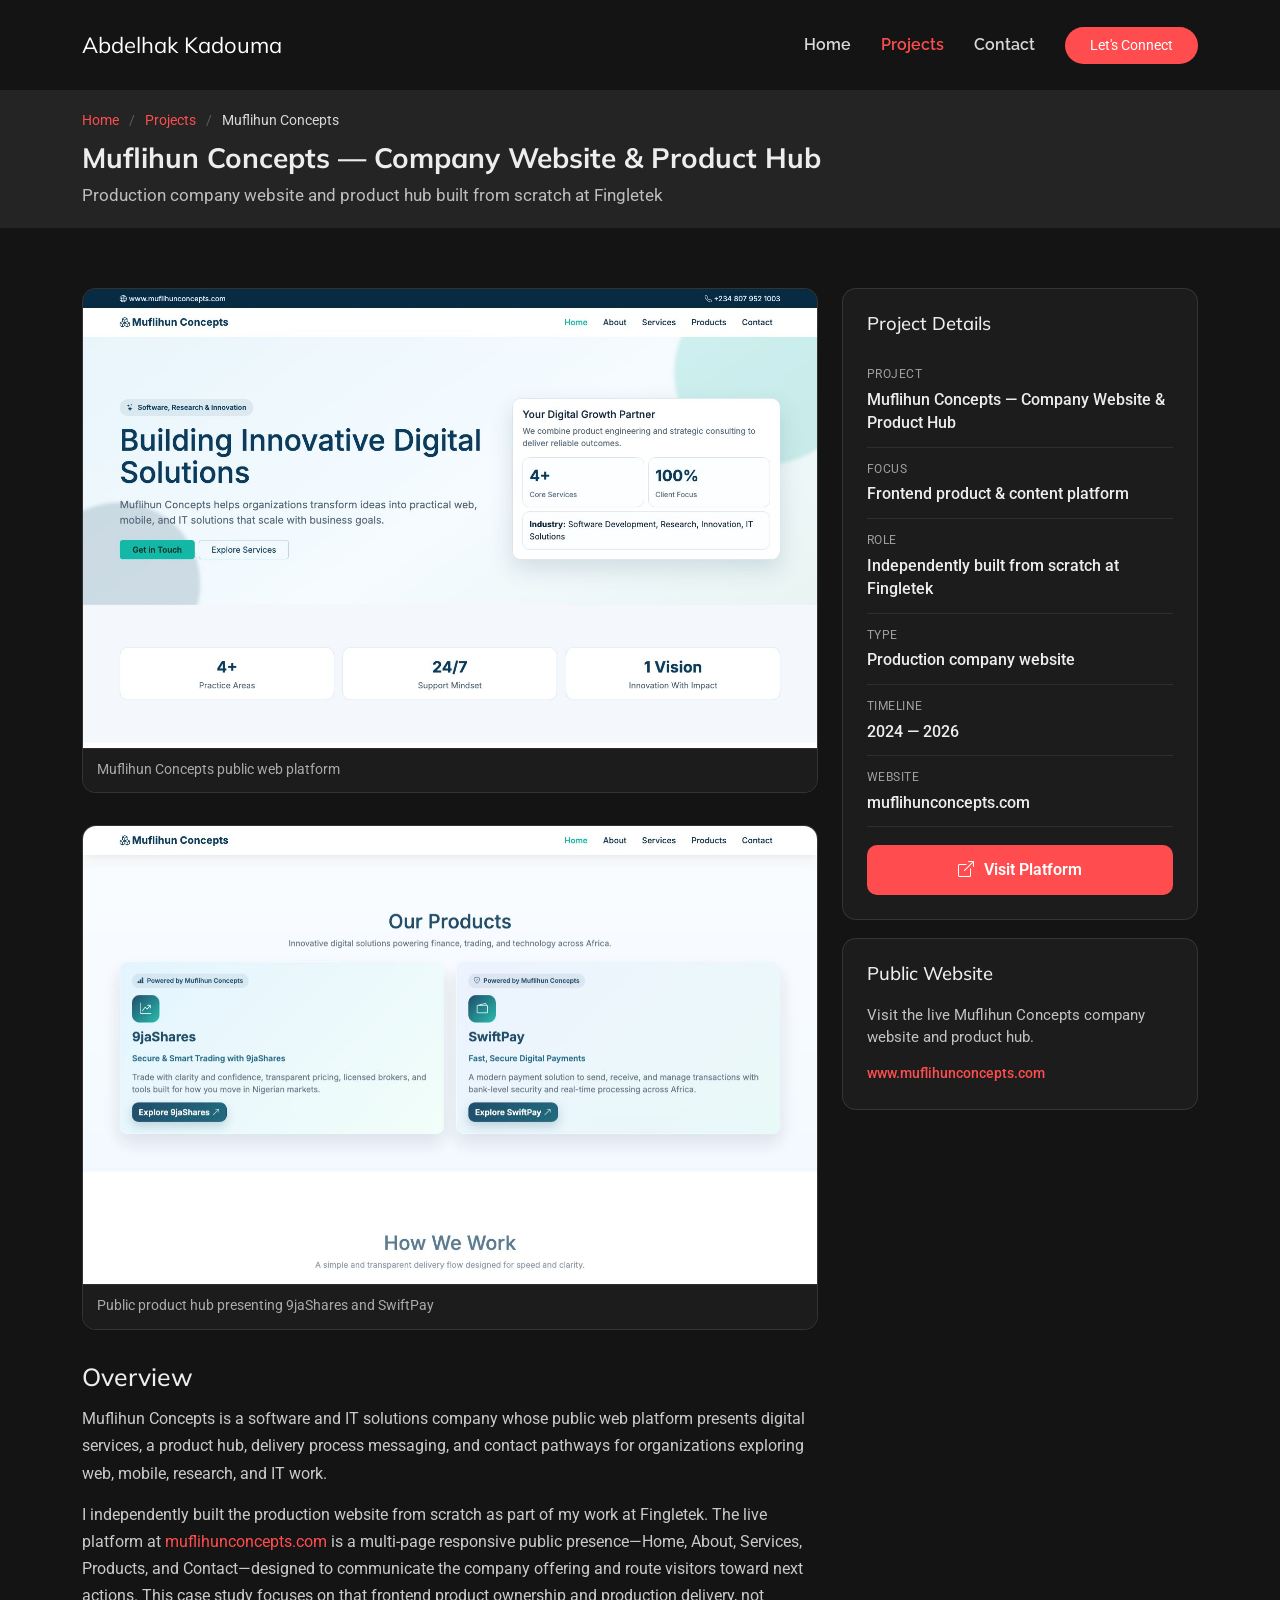
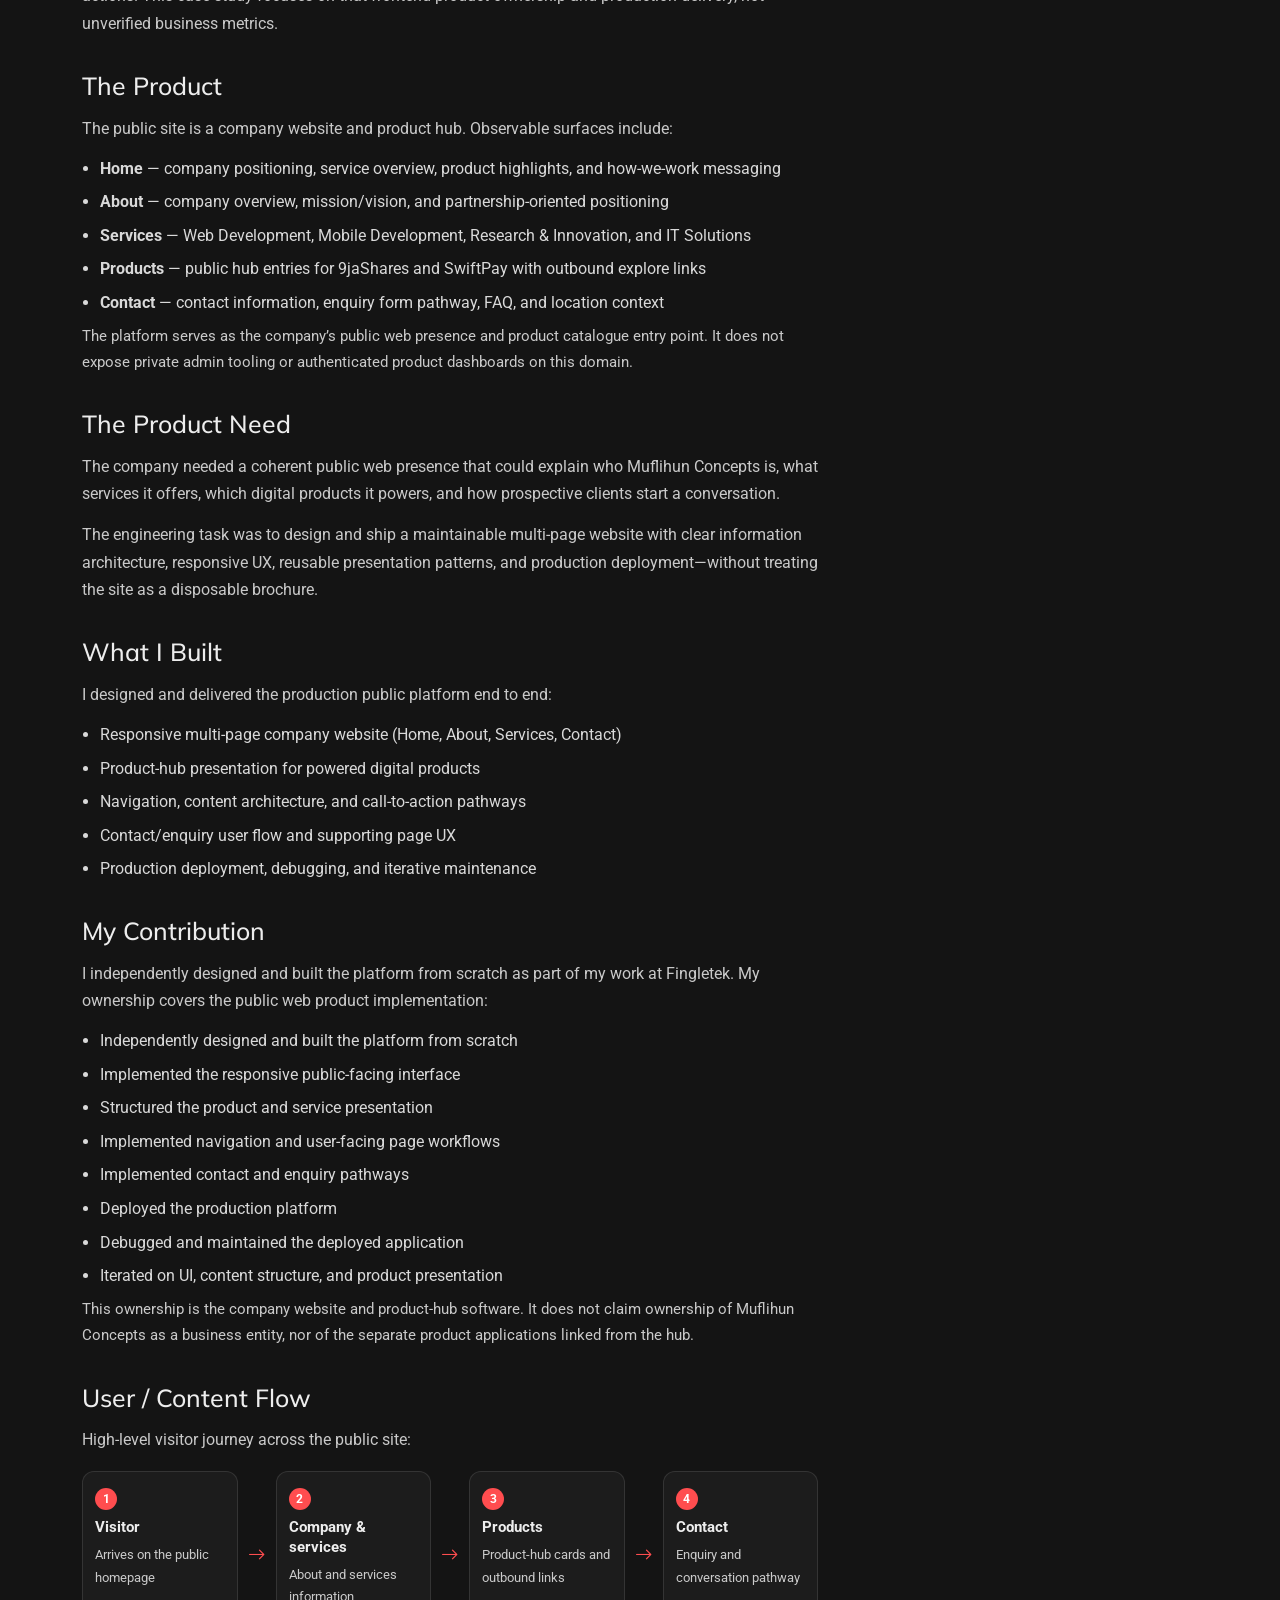
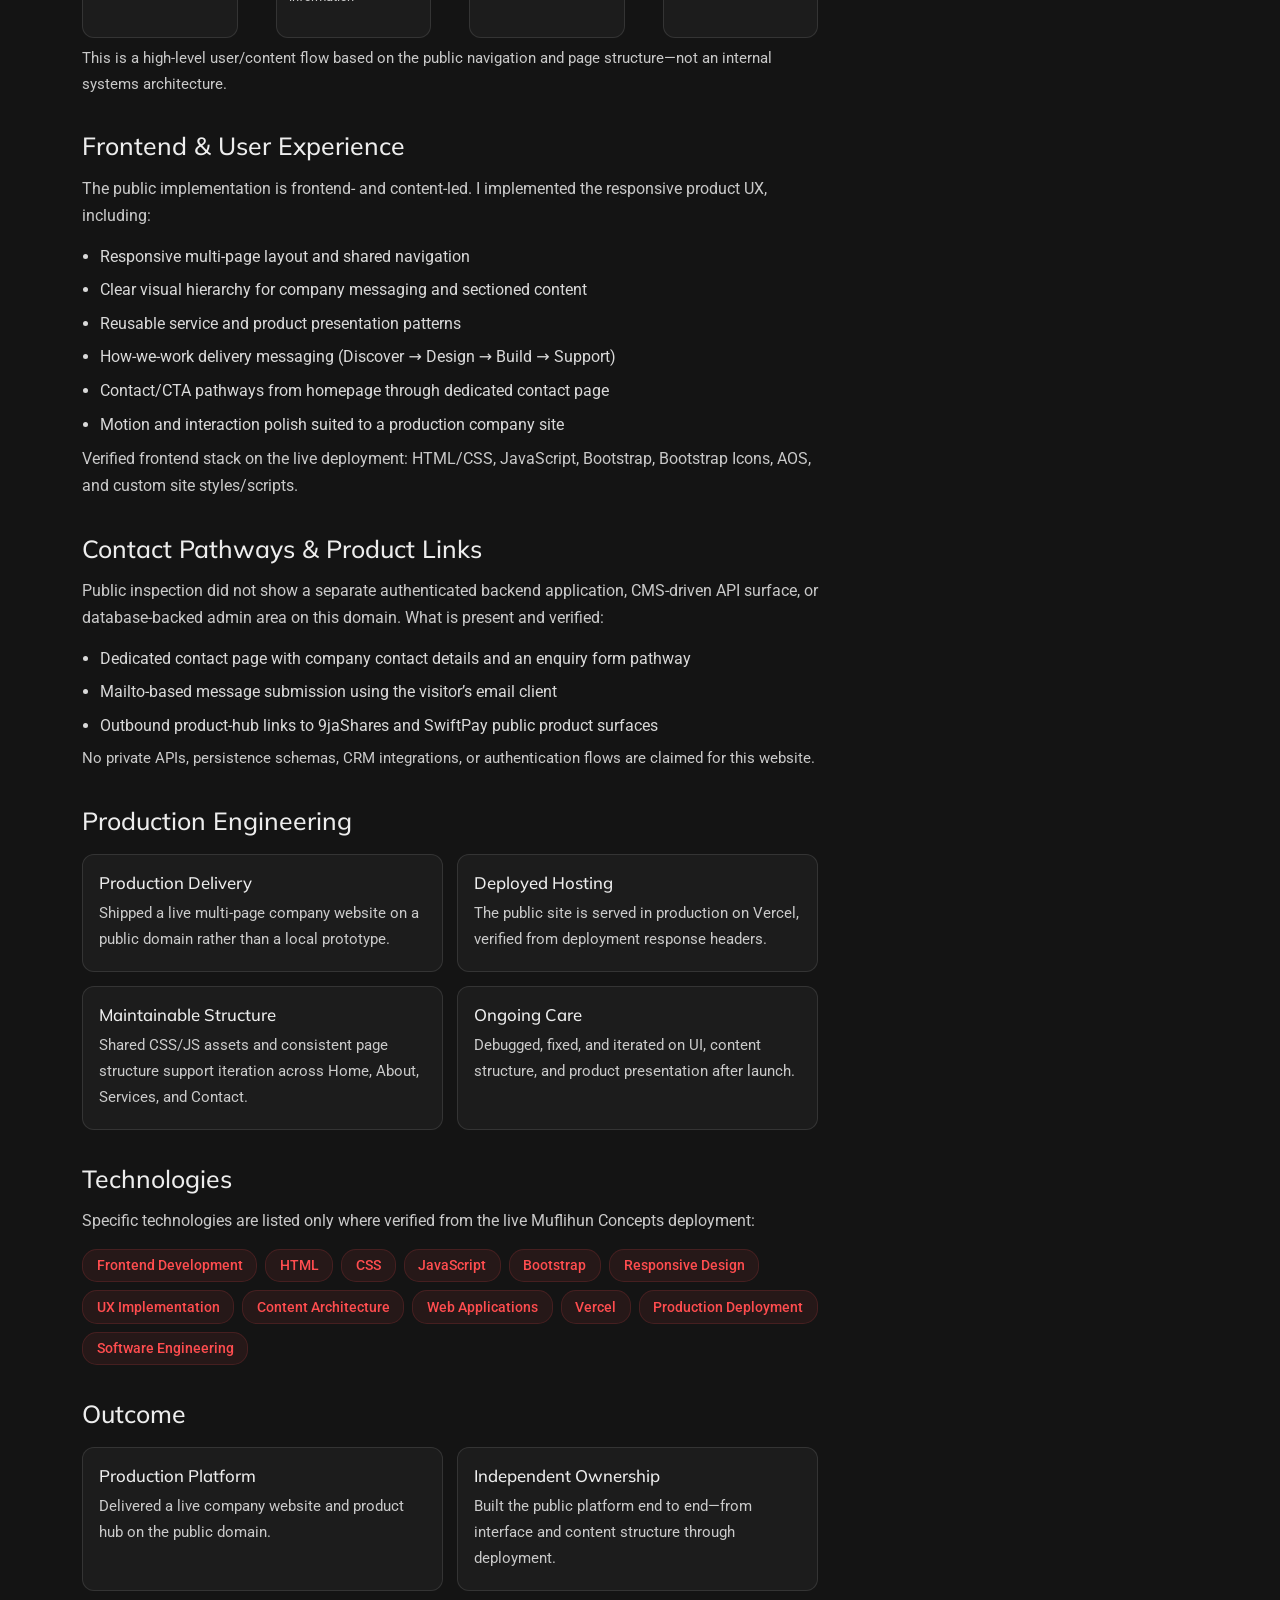
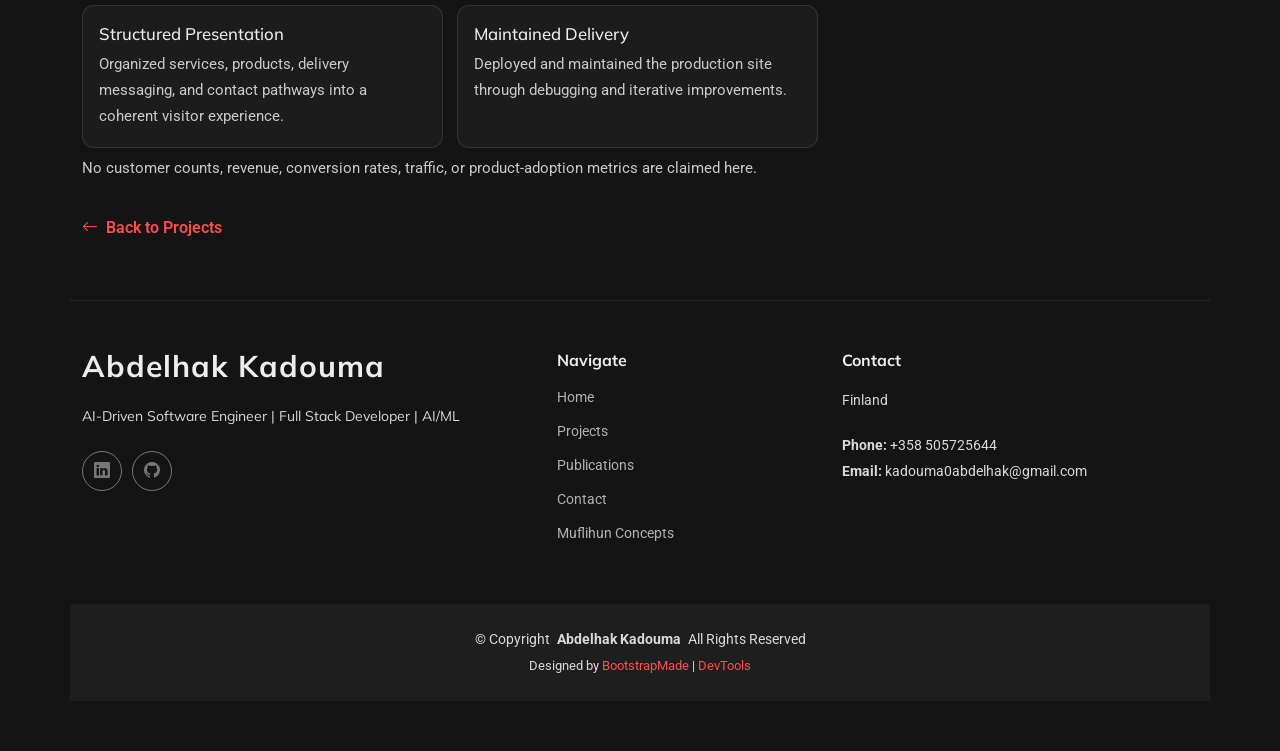
<file: project-muflihun-concepts.html>
<!DOCTYPE html>
<html lang="en">

<head>
  <meta charset="utf-8">
  <meta content="width=device-width, initial-scale=1.0" name="viewport">
  <title>Muflihun Concepts — Company Website &amp; Product Hub | Abdelhak Kadouma</title>
  <meta name="description" content="Muflihun Concepts — a production company website and product hub I independently built from scratch at Fingletek, presenting services, products, and contact pathways through a responsive public web presence.">
  <meta property="og:type" content="website">
  <meta property="og:url" content="https://abdelhak-kadouma.vercel.app/project-muflihun-concepts.html">
  <meta property="og:title" content="Muflihun Concepts — Company Website &amp; Product Hub | Abdelhak Kadouma">
  <meta property="og:description" content="Muflihun Concepts — a production company website and product hub I independently built from scratch at Fingletek, presenting services, products, and contact pathways through a responsive public web presence.">
  <meta property="og:image" content="https://abdelhak-kadouma.vercel.app/assets/img/projects/muflihun-concepts-homepage.jpg">
  <meta name="twitter:card" content="summary_large_image">
  <meta name="twitter:title" content="Muflihun Concepts — Company Website &amp; Product Hub | Abdelhak Kadouma">
  <meta name="twitter:description" content="Muflihun Concepts — a production company website and product hub I independently built from scratch at Fingletek, presenting services, products, and contact pathways through a responsive public web presence.">
  <meta name="twitter:image" content="https://abdelhak-kadouma.vercel.app/assets/img/projects/muflihun-concepts-homepage.jpg">
  <link rel="canonical" href="https://abdelhak-kadouma.vercel.app/project-muflihun-concepts.html">

  <meta name="keywords" content="Muflihun Concepts, Company Website, Product Hub, Frontend Development, Bootstrap, Responsive Design, Fingletek">

  <!-- Favicons -->
  <link href="assets/img/favicon.svg" type="image/svg+xml" rel="icon">
  <link href="assets/img/favicon.png" type="image/png" rel="icon">
  <link href="assets/img/apple-touch-icon.png" rel="apple-touch-icon">

  <!-- Fonts -->
  <link href="https://fonts.googleapis.com" rel="preconnect">
  <link href="https://fonts.gstatic.com" rel="preconnect" crossorigin>
  <link href="https://fonts.googleapis.com/css2?family=Roboto:ital,wght@0,100;0,300;0,400;0,500;0,700;0,900;1,100;1,300;1,400;1,500;1,700;1,900&family=Raleway:ital,wght@0,100;0,200;0,300;0,400;0,500;0,600;0,700;0,800;0,900;1,100;1,200;1,300;1,400;1,500;1,600;1,700;1,800;1,900&family=Mulish:ital,wght@0,200;0,300;0,400;0,500;0,600;0,700;0,800;0,900;1,200;1,300;1,400;1,500;1,600;1,700;1,800;1,900&display=swap" rel="stylesheet">

  <!-- Vendor CSS Files -->
  <link href="assets/vendor/bootstrap/css/bootstrap.min.css" rel="stylesheet">
  <link href="assets/vendor/bootstrap-icons/bootstrap-icons.css" rel="stylesheet">
  <link href="assets/vendor/aos/aos.css" rel="stylesheet">

  <!-- Main CSS File -->
  <link href="assets/css/main.css" rel="stylesheet">

  <!-- =======================================================
  * Template Name: Craftivo
  * Template URL: https://bootstrapmade.com/craftivo-bootstrap-portfolio-template/
  * Updated: Oct 04 2025 with Bootstrap v5.3.8
  * Author: BootstrapMade.com
  * License: https://bootstrapmade.com/license/
  ======================================================== -->
</head>

<body class="project-details-page">

  <header id="header" class="header d-flex align-items-center sticky-top">
    <div class="container-fluid container-xl position-relative d-flex align-items-center">

      <a href="index.html" class="logo d-flex align-items-center me-auto">
        <h1 class="sitename">Abdelhak Kadouma</h1>
      </a>

      <nav id="navmenu" class="navmenu">
        <ul>
          <li><a href="index.html">Home</a></li>
          <li><a href="index.html#portfolio" class="active">Projects</a></li>
          <li><a href="index.html#contact">Contact</a></li>
        </ul>
        <i class="mobile-nav-toggle d-xl-none bi bi-list" role="button" tabindex="0" aria-label="Toggle navigation"></i>
      </nav>

      <a class="btn-getstarted" href="index.html#contact">Let's Connect</a>

    </div>
  </header>

  <main class="main">

    <div class="page-title light-background">
      <div class="container">
        <nav class="breadcrumbs">
          <ol>
            <li><a href="index.html">Home</a></li>
            <li><a href="index.html#portfolio">Projects</a></li>
            <li class="current">Muflihun Concepts</li>
          </ol>
        </nav>
        <h1>Muflihun Concepts — Company Website &amp; Product Hub</h1>
        <p class="project-page-subtitle">Production company website and product hub built from scratch at Fingletek</p>
      </div>
    </div>

    <section id="project-muflihun-concepts" class="project-detail section">

      <div class="container" data-aos="fade-up">

        <div class="row gy-5">

          <div class="col-lg-8">

            <figure class="project-screenshot" data-aos="zoom-in" data-aos-delay="100">
              <img src="assets/img/projects/muflihun-concepts-homepage.jpg" width="1440" height="900" loading="eager" alt="Muflihun Concepts homepage introducing Building Innovative Digital Solutions with services-oriented navigation">
              <figcaption>Muflihun Concepts public web platform</figcaption>
            </figure>

            <figure class="project-screenshot" data-aos="zoom-in" data-aos-delay="150">
              <img src="assets/img/projects/muflihun-concepts-products.jpg" width="1440" height="900" loading="lazy" alt="Muflihun Concepts public Products section presenting 9jaShares and SwiftPay as powered digital products">
              <figcaption>Public product hub presenting 9jaShares and SwiftPay</figcaption>
            </figure>

            <div class="project-detail-content" data-aos="fade-up" data-aos-delay="150">
              <div class="project-overview">
                <h2>Overview</h2>
                <p>Muflihun Concepts is a software and IT solutions company whose public web platform presents digital services, a product hub, delivery process messaging, and contact pathways for organizations exploring web, mobile, research, and IT work.</p>
                <p>I independently built the production website from scratch as part of my work at Fingletek. The live platform at <a href="https://www.muflihunconcepts.com/" target="_blank" rel="noopener noreferrer">muflihunconcepts.com</a> is a multi-page responsive public presence—Home, About, Services, Products, and Contact—designed to communicate the company offering and route visitors toward next actions. This case study focuses on that frontend product ownership and production delivery, not unverified business metrics.</p>
              </div>

              <div class="project-section-block">
                <h2>The Product</h2>
                <p>The public site is a company website and product hub. Observable surfaces include:</p>
                <ul class="project-list">
                  <li><strong>Home</strong> — company positioning, service overview, product highlights, and how-we-work messaging</li>
                  <li><strong>About</strong> — company overview, mission/vision, and partnership-oriented positioning</li>
                  <li><strong>Services</strong> — Web Development, Mobile Development, Research &amp; Innovation, and IT Solutions</li>
                  <li><strong>Products</strong> — public hub entries for 9jaShares and SwiftPay with outbound explore links</li>
                  <li><strong>Contact</strong> — contact information, enquiry form pathway, FAQ, and location context</li>
                </ul>
                <p class="project-section-note">The platform serves as the company’s public web presence and product catalogue entry point. It does not expose private admin tooling or authenticated product dashboards on this domain.</p>
              </div>

              <div class="project-section-block">
                <h2>The Product Need</h2>
                <p>The company needed a coherent public web presence that could explain who Muflihun Concepts is, what services it offers, which digital products it powers, and how prospective clients start a conversation.</p>
                <p>The engineering task was to design and ship a maintainable multi-page website with clear information architecture, responsive UX, reusable presentation patterns, and production deployment—without treating the site as a disposable brochure.</p>
              </div>

              <div class="project-section-block">
                <h2>What I Built</h2>
                <p>I designed and delivered the production public platform end to end:</p>
                <ul class="project-list">
                  <li>Responsive multi-page company website (Home, About, Services, Contact)</li>
                  <li>Product-hub presentation for powered digital products</li>
                  <li>Navigation, content architecture, and call-to-action pathways</li>
                  <li>Contact/enquiry user flow and supporting page UX</li>
                  <li>Production deployment, debugging, and iterative maintenance</li>
                </ul>
              </div>

              <div class="project-section-block">
                <h2>My Contribution</h2>
                <p>I independently designed and built the platform from scratch as part of my work at Fingletek. My ownership covers the public web product implementation:</p>
                <ul class="project-list">
                  <li>Independently designed and built the platform from scratch</li>
                  <li>Implemented the responsive public-facing interface</li>
                  <li>Structured the product and service presentation</li>
                  <li>Implemented navigation and user-facing page workflows</li>
                  <li>Implemented contact and enquiry pathways</li>
                  <li>Deployed the production platform</li>
                  <li>Debugged and maintained the deployed application</li>
                  <li>Iterated on UI, content structure, and product presentation</li>
                </ul>
                <p class="project-section-note">This ownership is the company website and product-hub software. It does not claim ownership of Muflihun Concepts as a business entity, nor of the separate product applications linked from the hub.</p>
              </div>

              <div class="project-section-block">
                <h2>User / Content Flow</h2>
                <p>High-level visitor journey across the public site:</p>
                <div class="project-flow" aria-label="High-level Muflihun Concepts user content flow">
                  <div class="project-flow-step">
                    <span class="project-flow-label">1</span>
                    <strong>Visitor</strong>
                    <p>Arrives on the public homepage</p>
                  </div>
                  <div class="project-flow-arrow" aria-hidden="true"><i class="bi bi-arrow-right"></i></div>
                  <div class="project-flow-step">
                    <span class="project-flow-label">2</span>
                    <strong>Company &amp; services</strong>
                    <p>About and services information</p>
                  </div>
                  <div class="project-flow-arrow" aria-hidden="true"><i class="bi bi-arrow-right"></i></div>
                  <div class="project-flow-step">
                    <span class="project-flow-label">3</span>
                    <strong>Products</strong>
                    <p>Product-hub cards and outbound links</p>
                  </div>
                  <div class="project-flow-arrow" aria-hidden="true"><i class="bi bi-arrow-right"></i></div>
                  <div class="project-flow-step">
                    <span class="project-flow-label">4</span>
                    <strong>Contact</strong>
                    <p>Enquiry and conversation pathway</p>
                  </div>
                </div>
                <p class="project-section-note">This is a high-level user/content flow based on the public navigation and page structure—not an internal systems architecture.</p>
              </div>

              <div class="project-section-block">
                <h2>Frontend &amp; User Experience</h2>
                <p>The public implementation is frontend- and content-led. I implemented the responsive product UX, including:</p>
                <ul class="project-list">
                  <li>Responsive multi-page layout and shared navigation</li>
                  <li>Clear visual hierarchy for company messaging and sectioned content</li>
                  <li>Reusable service and product presentation patterns</li>
                  <li>How-we-work delivery messaging (Discover → Design → Build → Support)</li>
                  <li>Contact/CTA pathways from homepage through dedicated contact page</li>
                  <li>Motion and interaction polish suited to a production company site</li>
                </ul>
                <p>Verified frontend stack on the live deployment: HTML/CSS, JavaScript, Bootstrap, Bootstrap Icons, AOS, and custom site styles/scripts.</p>
              </div>

              <div class="project-section-block">
                <h2>Contact Pathways &amp; Product Links</h2>
                <p>Public inspection did not show a separate authenticated backend application, CMS-driven API surface, or database-backed admin area on this domain. What is present and verified:</p>
                <ul class="project-list">
                  <li>Dedicated contact page with company contact details and an enquiry form pathway</li>
                  <li>Mailto-based message submission using the visitor’s email client</li>
                  <li>Outbound product-hub links to 9jaShares and SwiftPay public product surfaces</li>
                </ul>
                <p class="project-section-note">No private APIs, persistence schemas, CRM integrations, or authentication flows are claimed for this website.</p>
              </div>

              <div class="project-section-block">
                <h2>Production Engineering</h2>
                <div class="project-principle-grid">
                  <div class="principle-card">
                    <h3>Production Delivery</h3>
                    <p>Shipped a live multi-page company website on a public domain rather than a local prototype.</p>
                  </div>
                  <div class="principle-card">
                    <h3>Deployed Hosting</h3>
                    <p>The public site is served in production on Vercel, verified from deployment response headers.</p>
                  </div>
                  <div class="principle-card">
                    <h3>Maintainable Structure</h3>
                    <p>Shared CSS/JS assets and consistent page structure support iteration across Home, About, Services, and Contact.</p>
                  </div>
                  <div class="principle-card">
                    <h3>Ongoing Care</h3>
                    <p>Debugged, fixed, and iterated on UI, content structure, and product presentation after launch.</p>
                  </div>
                </div>
              </div>

              <div class="project-section-block">
                <h2>Technologies</h2>
                <p>Specific technologies are listed only where verified from the live Muflihun Concepts deployment:</p>
                <div class="project-tech-tags">
                  <span>Frontend Development</span>
                  <span>HTML</span>
                  <span>CSS</span>
                  <span>JavaScript</span>
                  <span>Bootstrap</span>
                  <span>Responsive Design</span>
                  <span>UX Implementation</span>
                  <span>Content Architecture</span>
                  <span>Web Applications</span>
                  <span>Vercel</span>
                  <span>Production Deployment</span>
                  <span>Software Engineering</span>
                </div>
              </div>

              <div class="project-section-block">
                <h2>Outcome</h2>
                <div class="project-principle-grid">
                  <div class="principle-card">
                    <h3>Production Platform</h3>
                    <p>Delivered a live company website and product hub on the public domain.</p>
                  </div>
                  <div class="principle-card">
                    <h3>Independent Ownership</h3>
                    <p>Built the public platform end to end—from interface and content structure through deployment.</p>
                  </div>
                  <div class="principle-card">
                    <h3>Structured Presentation</h3>
                    <p>Organized services, products, delivery messaging, and contact pathways into a coherent visitor experience.</p>
                  </div>
                  <div class="principle-card">
                    <h3>Maintained Delivery</h3>
                    <p>Deployed and maintained the production site through debugging and iterative improvements.</p>
                  </div>
                </div>
                <p class="project-section-note">No customer counts, revenue, conversion rates, traffic, or product-adoption metrics are claimed here.</p>
              </div>

              <div class="project-back-row">
                <a class="back-to-projects" href="index.html#portfolio"><i class="bi bi-arrow-left"></i> Back to Projects</a>
              </div>
            </div>

          </div>

          <div class="col-lg-4">
            <aside class="project-sidebar" data-aos="fade-up" data-aos-delay="200">
              <div class="project-info-card">
                <h3>Project Details</h3>
                <div class="info-row">
                  <span class="label">Project</span>
                  <span class="value">Muflihun Concepts — Company Website &amp; Product Hub</span>
                </div>
                <div class="info-row">
                  <span class="label">Focus</span>
                  <span class="value">Frontend product &amp; content platform</span>
                </div>
                <div class="info-row">
                  <span class="label">Role</span>
                  <span class="value">Independently built from scratch at Fingletek</span>
                </div>
                <div class="info-row">
                  <span class="label">Type</span>
                  <span class="value">Production company website</span>
                </div>
                <div class="info-row">
                  <span class="label">Timeline</span>
                  <span class="value">2024 — 2026</span>
                </div>
                <div class="info-row">
                  <span class="label">Website</span>
                  <span class="value">muflihunconcepts.com</span>
                </div>
                <a class="btn-repo" href="https://www.muflihunconcepts.com/" target="_blank" rel="noopener noreferrer">
                  <i class="bi bi-box-arrow-up-right"></i> Visit Platform
                </a>
              </div>

              <div class="project-info-card project-repo-note">
                <h3>Public Website</h3>
                <p>Visit the live Muflihun Concepts company website and product hub.</p>
                <a href="https://www.muflihunconcepts.com/" target="_blank" rel="noopener noreferrer">
                  www.muflihunconcepts.com
                </a>
              </div>
            </aside>
          </div>

        </div>

      </div>

    </section>

  </main>

  <footer id="footer" class="footer">

    <div class="container footer-top">
      <div class="row gy-4">
        <div class="col-lg-5 col-md-12 footer-about">
          <a href="index.html" class="logo d-flex align-items-center">
            <span class="sitename">Abdelhak Kadouma</span>
          </a>
          <p>AI-Driven Software Engineer | Full Stack Developer | AI/ML</p>
          <div class="social-links d-flex mt-4">
            <a href="https://www.linkedin.com/in/kadoumaabdelhak" target="_blank" rel="noopener noreferrer" aria-label="LinkedIn"><i class="bi bi-linkedin"></i></a>
            <a href="https://github.com/KADOUMAAbdelhak" target="_blank" rel="noopener noreferrer" aria-label="GitHub"><i class="bi bi-github"></i></a>
          </div>
        </div>

        <div class="col-lg-3 col-6 footer-links">
          <h4>Navigate</h4>
          <ul>
            <li><a href="index.html">Home</a></li>
            <li><a href="index.html#portfolio">Projects</a></li>
            <li><a href="index.html#publications">Publications</a></li>
            <li><a href="index.html#contact">Contact</a></li>
            <li><a href="project-muflihun-concepts.html">Muflihun Concepts</a></li>
          </ul>
        </div>

        <div class="col-lg-4 col-md-12 footer-contact text-center text-md-start">
          <h4>Contact</h4>
          <p>Finland</p>
          <p class="mt-4"><strong>Phone:</strong> <span><a href="tel:+358505725644">+358 505725644</a></span></p>
          <p><strong>Email:</strong> <span><a href="mailto:kadouma0abdelhak@gmail.com">kadouma0abdelhak@gmail.com</a></span></p>
        </div>

      </div>
    </div>

    <div class="container copyright text-center mt-4">
      <p>© <span>Copyright</span> <strong class="px-1 sitename">Abdelhak Kadouma</strong> <span>All Rights Reserved</span></p>
      <div class="credits">
        Designed by <a href="https://bootstrapmade.com/">BootstrapMade</a> | <a href="https://bootstrapmade.com/tools/">DevTools</a>
      </div>
    </div>

  </footer>

  <a href="#" id="scroll-top" class="scroll-top d-flex align-items-center justify-content-center" aria-label="Scroll to top"><i class="bi bi-arrow-up-short" aria-hidden="true"></i></a>
  <div id="preloader"></div>

  <script src="assets/vendor/bootstrap/js/bootstrap.bundle.min.js"></script>
  <script src="assets/vendor/aos/aos.js"></script>
  <script src="assets/vendor/glightbox/js/glightbox.min.js"></script>
  <script src="assets/js/main.js"></script>

</body>

</html>
</file>
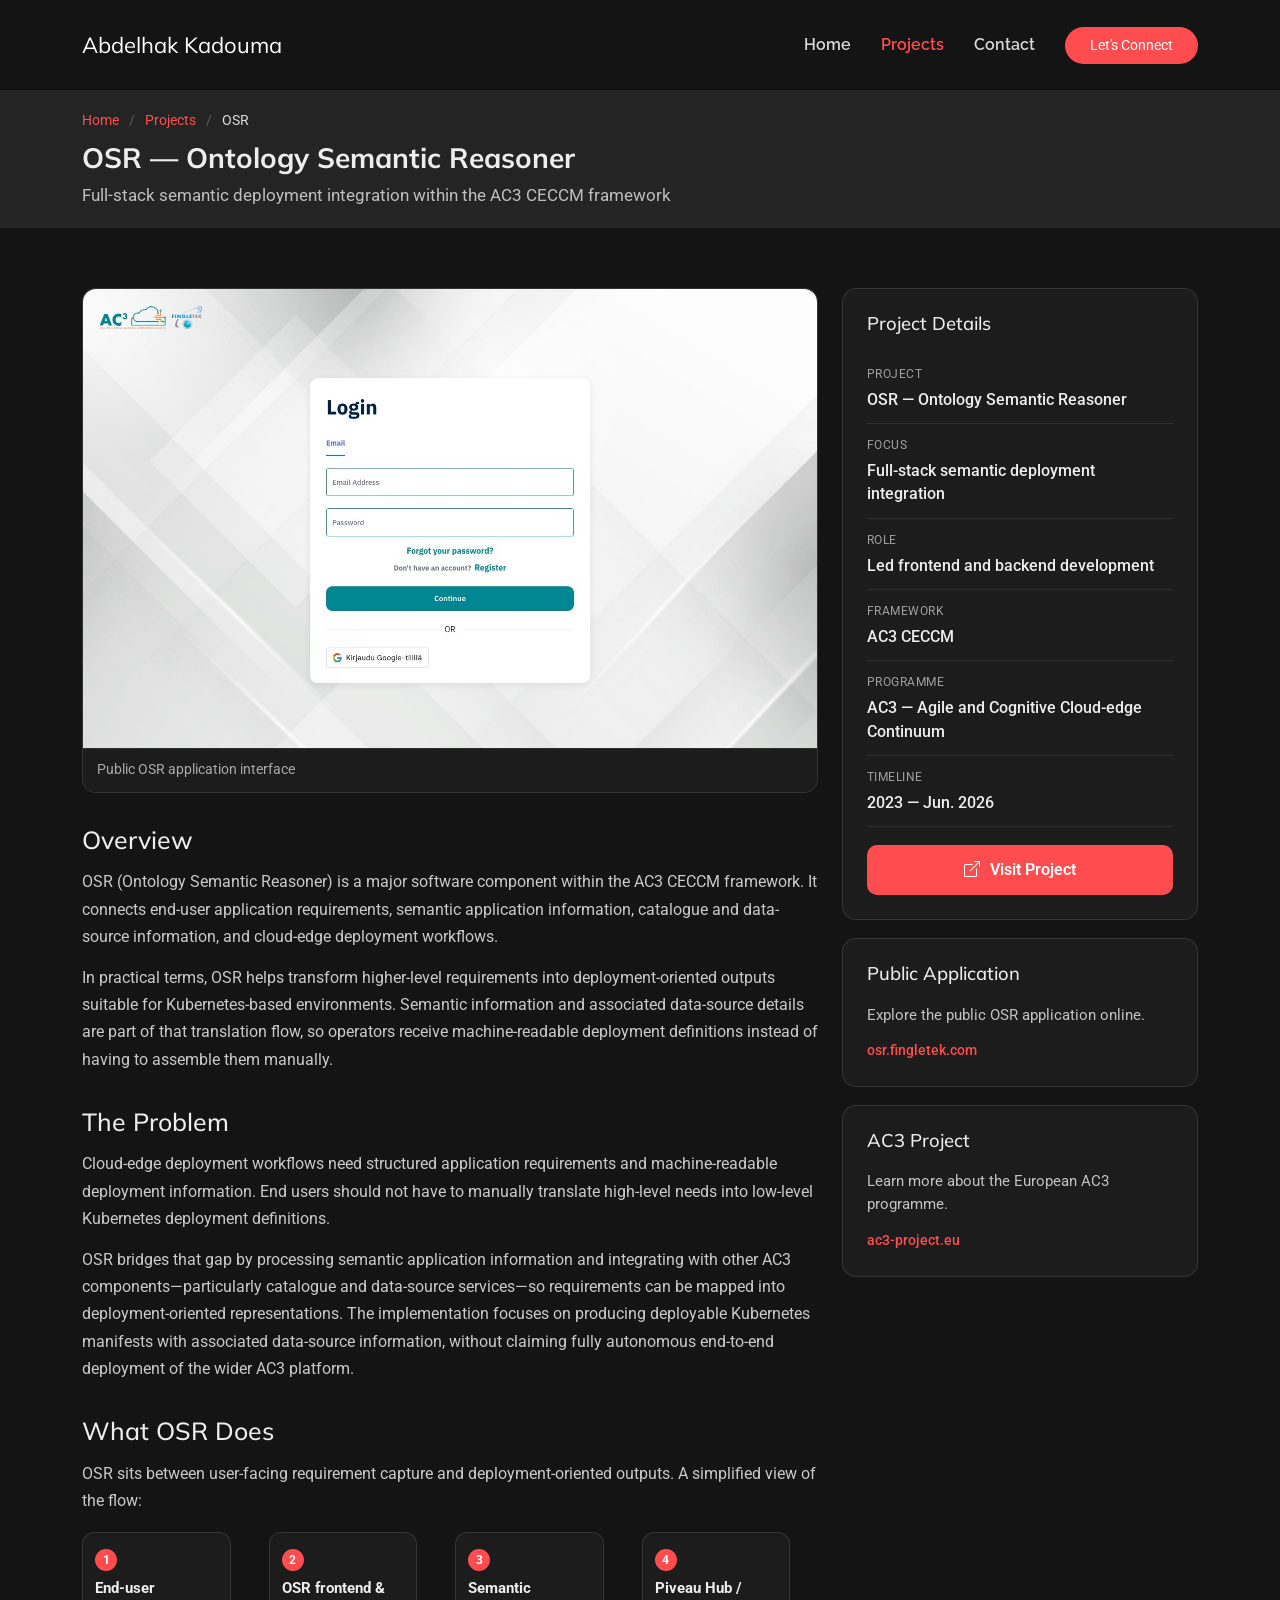
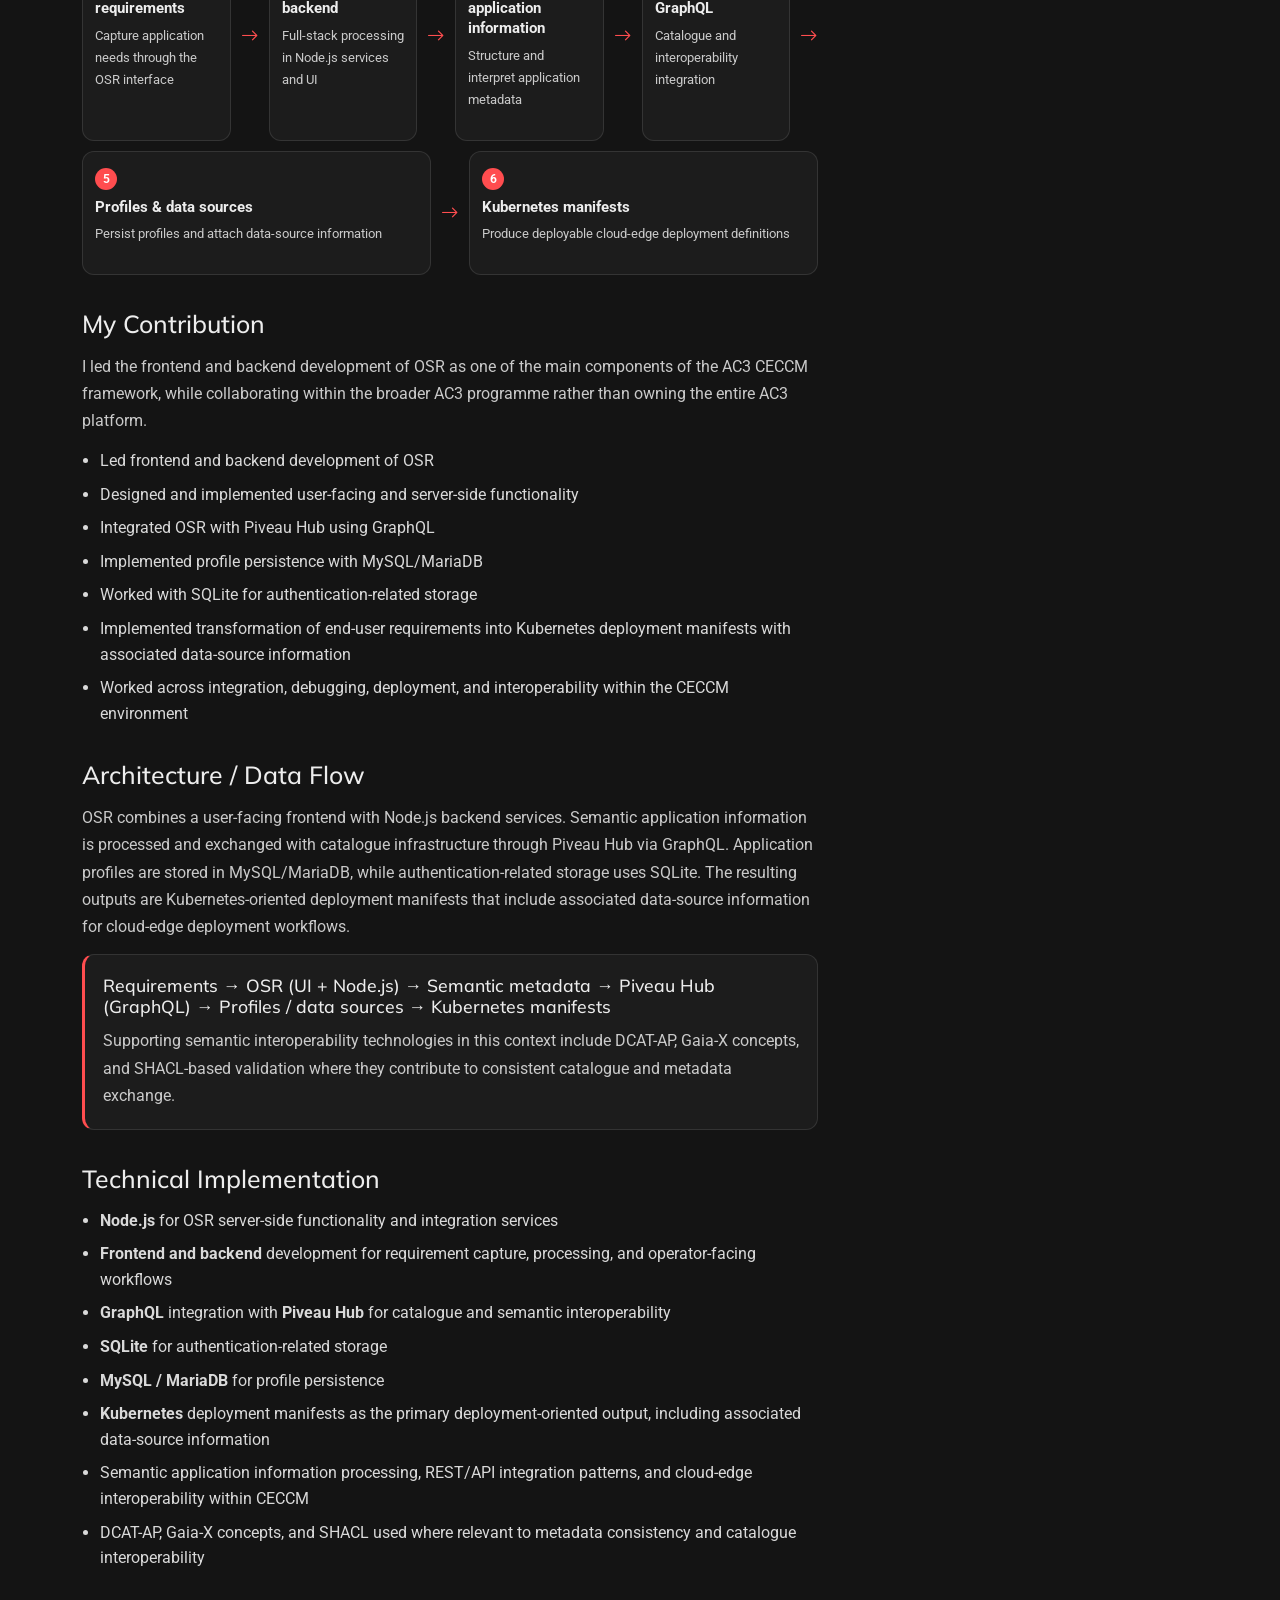
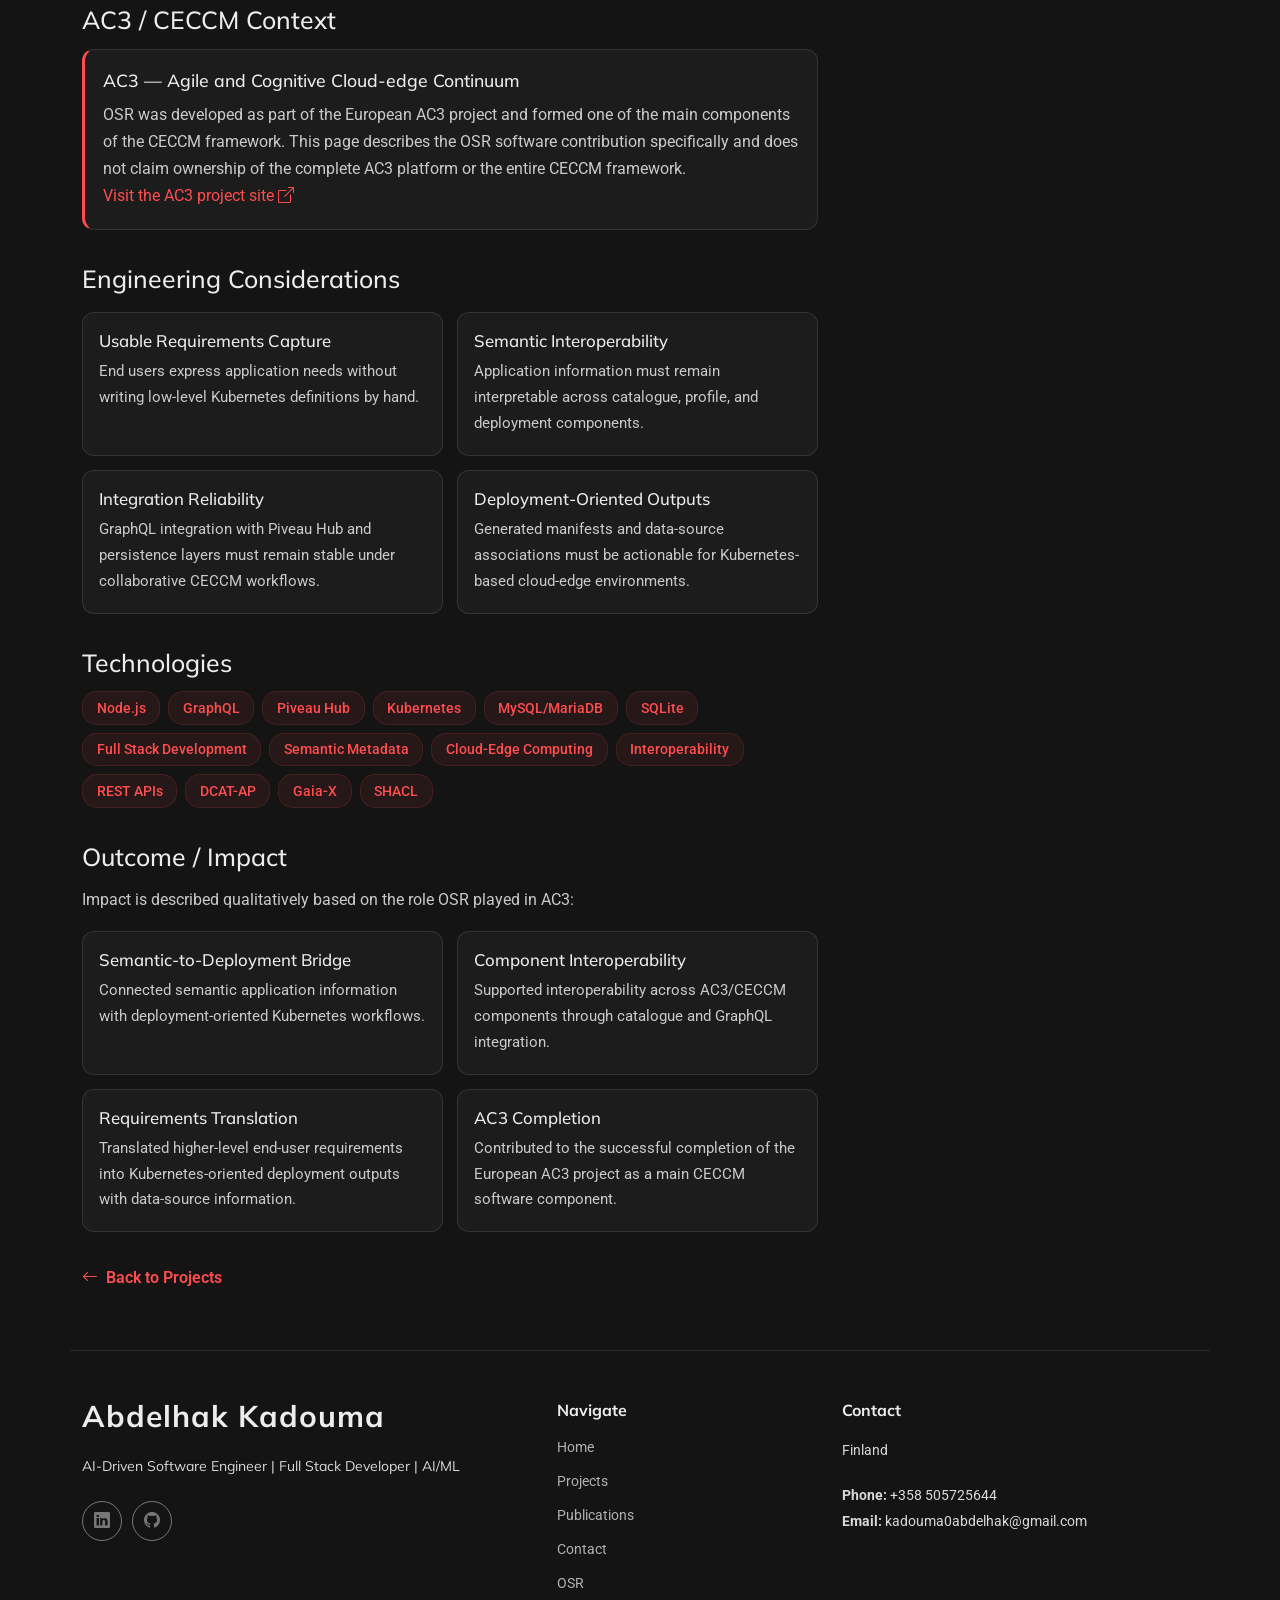
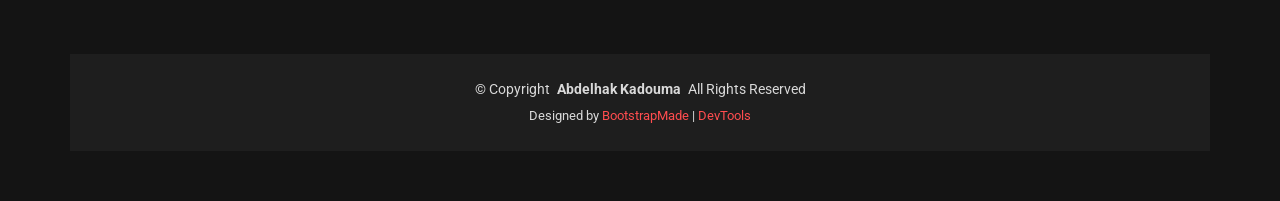
<file: project-osr.html>
<!DOCTYPE html>
<html lang="en">

<head>
  <meta charset="utf-8">
  <meta content="width=device-width, initial-scale=1.0" name="viewport">
  <title>OSR — Ontology Semantic Reasoner | Abdelhak Kadouma</title>
  <meta name="description" content="OSR (Ontology Semantic Reasoner) — a full-stack AC3 CECCM component connecting semantic application requirements with Kubernetes-oriented cloud-edge deployment workflows.">
  <meta property="og:type" content="website">
  <meta property="og:url" content="https://abdelhak-kadouma.vercel.app/project-osr.html">
  <meta property="og:title" content="OSR — Ontology Semantic Reasoner | Abdelhak Kadouma">
  <meta property="og:description" content="OSR (Ontology Semantic Reasoner) — a full-stack AC3 CECCM component connecting semantic application requirements with Kubernetes-oriented cloud-edge deployment workflows.">
  <meta property="og:image" content="https://abdelhak-kadouma.vercel.app/assets/img/projects/osr-homepage.jpg">
  <meta name="twitter:card" content="summary_large_image">
  <meta name="twitter:title" content="OSR — Ontology Semantic Reasoner | Abdelhak Kadouma">
  <meta name="twitter:description" content="OSR (Ontology Semantic Reasoner) — a full-stack AC3 CECCM component connecting semantic application requirements with Kubernetes-oriented cloud-edge deployment workflows.">
  <meta name="twitter:image" content="https://abdelhak-kadouma.vercel.app/assets/img/projects/osr-homepage.jpg">
  <link rel="canonical" href="https://abdelhak-kadouma.vercel.app/project-osr.html">

  <meta name="keywords" content="OSR, Ontology Semantic Reasoner, AC3, CECCM, Node.js, GraphQL, Kubernetes, Piveau Hub, Cloud-Edge, Full Stack">

  <!-- Favicons -->
  <link href="assets/img/favicon.svg" type="image/svg+xml" rel="icon">
  <link href="assets/img/favicon.png" type="image/png" rel="icon">
  <link href="assets/img/apple-touch-icon.png" rel="apple-touch-icon">

  <!-- Fonts -->
  <link href="https://fonts.googleapis.com" rel="preconnect">
  <link href="https://fonts.gstatic.com" rel="preconnect" crossorigin>
  <link href="https://fonts.googleapis.com/css2?family=Roboto:ital,wght@0,100;0,300;0,400;0,500;0,700;0,900;1,100;1,300;1,400;1,500;1,700;1,900&family=Raleway:ital,wght@0,100;0,200;0,300;0,400;0,500;0,600;0,700;0,800;0,900;1,100;1,200;1,300;1,400;1,500;1,600;1,700;1,800;1,900&family=Mulish:ital,wght@0,200;0,300;0,400;0,500;0,600;0,700;0,800;0,900;1,200;1,300;1,400;1,500;1,600;1,700;1,800;1,900&display=swap" rel="stylesheet">

  <!-- Vendor CSS Files -->
  <link href="assets/vendor/bootstrap/css/bootstrap.min.css" rel="stylesheet">
  <link href="assets/vendor/bootstrap-icons/bootstrap-icons.css" rel="stylesheet">
  <link href="assets/vendor/aos/aos.css" rel="stylesheet">

  <!-- Main CSS File -->
  <link href="assets/css/main.css" rel="stylesheet">

  <!-- =======================================================
  * Template Name: Craftivo
  * Template URL: https://bootstrapmade.com/craftivo-bootstrap-portfolio-template/
  * Updated: Oct 04 2025 with Bootstrap v5.3.8
  * Author: BootstrapMade.com
  * License: https://bootstrapmade.com/license/
  ======================================================== -->
</head>

<body class="project-details-page">

  <header id="header" class="header d-flex align-items-center sticky-top">
    <div class="container-fluid container-xl position-relative d-flex align-items-center">

      <a href="index.html" class="logo d-flex align-items-center me-auto">
        <h1 class="sitename">Abdelhak Kadouma</h1>
      </a>

      <nav id="navmenu" class="navmenu">
        <ul>
          <li><a href="index.html">Home</a></li>
          <li><a href="index.html#portfolio" class="active">Projects</a></li>
          <li><a href="index.html#contact">Contact</a></li>
        </ul>
        <i class="mobile-nav-toggle d-xl-none bi bi-list" role="button" tabindex="0" aria-label="Toggle navigation"></i>
      </nav>

      <a class="btn-getstarted" href="index.html#contact">Let's Connect</a>

    </div>
  </header>

  <main class="main">

    <div class="page-title light-background">
      <div class="container">
        <nav class="breadcrumbs">
          <ol>
            <li><a href="index.html">Home</a></li>
            <li><a href="index.html#portfolio">Projects</a></li>
            <li class="current">OSR</li>
          </ol>
        </nav>
        <h1>OSR — Ontology Semantic Reasoner</h1>
        <p class="project-page-subtitle">Full-stack semantic deployment integration within the AC3 CECCM framework</p>
      </div>
    </div>

    <section id="project-osr" class="project-detail section">

      <div class="container" data-aos="fade-up">

        <div class="row gy-5">

          <div class="col-lg-8">

            <figure class="project-screenshot" data-aos="zoom-in" data-aos-delay="100">
              <img src="assets/img/projects/osr-homepage.jpg" width="1440" height="900" loading="eager" alt="Public OSR application login interface on osr.fingletek.com">
              <figcaption>Public OSR application interface</figcaption>
            </figure>

            <div class="project-detail-content" data-aos="fade-up" data-aos-delay="150">
              <div class="project-overview">
                <h2>Overview</h2>
                <p>OSR (Ontology Semantic Reasoner) is a major software component within the AC3 CECCM framework. It connects end-user application requirements, semantic application information, catalogue and data-source information, and cloud-edge deployment workflows.</p>
                <p>In practical terms, OSR helps transform higher-level requirements into deployment-oriented outputs suitable for Kubernetes-based environments. Semantic information and associated data-source details are part of that translation flow, so operators receive machine-readable deployment definitions instead of having to assemble them manually.</p>
              </div>

              <div class="project-section-block">
                <h2>The Problem</h2>
                <p>Cloud-edge deployment workflows need structured application requirements and machine-readable deployment information. End users should not have to manually translate high-level needs into low-level Kubernetes deployment definitions.</p>
                <p>OSR bridges that gap by processing semantic application information and integrating with other AC3 components—particularly catalogue and data-source services—so requirements can be mapped into deployment-oriented representations. The implementation focuses on producing deployable Kubernetes manifests with associated data-source information, without claiming fully autonomous end-to-end deployment of the wider AC3 platform.</p>
              </div>

              <div class="project-section-block">
                <h2>What OSR Does</h2>
                <p>OSR sits between user-facing requirement capture and deployment-oriented outputs. A simplified view of the flow:</p>
                <div class="project-flow" aria-label="OSR architecture and data flow">
                  <div class="project-flow-step">
                    <span class="project-flow-label">1</span>
                    <strong>End-user requirements</strong>
                    <p>Capture application needs through the OSR interface</p>
                  </div>
                  <div class="project-flow-arrow" aria-hidden="true"><i class="bi bi-arrow-right"></i></div>
                  <div class="project-flow-step">
                    <span class="project-flow-label">2</span>
                    <strong>OSR frontend &amp; backend</strong>
                    <p>Full-stack processing in Node.js services and UI</p>
                  </div>
                  <div class="project-flow-arrow" aria-hidden="true"><i class="bi bi-arrow-right"></i></div>
                  <div class="project-flow-step">
                    <span class="project-flow-label">3</span>
                    <strong>Semantic application information</strong>
                    <p>Structure and interpret application metadata</p>
                  </div>
                  <div class="project-flow-arrow" aria-hidden="true"><i class="bi bi-arrow-right"></i></div>
                  <div class="project-flow-step">
                    <span class="project-flow-label">4</span>
                    <strong>Piveau Hub / GraphQL</strong>
                    <p>Catalogue and interoperability integration</p>
                  </div>
                  <div class="project-flow-arrow" aria-hidden="true"><i class="bi bi-arrow-right"></i></div>
                  <div class="project-flow-step">
                    <span class="project-flow-label">5</span>
                    <strong>Profiles &amp; data sources</strong>
                    <p>Persist profiles and attach data-source information</p>
                  </div>
                  <div class="project-flow-arrow" aria-hidden="true"><i class="bi bi-arrow-right"></i></div>
                  <div class="project-flow-step">
                    <span class="project-flow-label">6</span>
                    <strong>Kubernetes manifests</strong>
                    <p>Produce deployable cloud-edge deployment definitions</p>
                  </div>
                </div>
              </div>

              <div class="project-section-block">
                <h2>My Contribution</h2>
                <p>I led the frontend and backend development of OSR as one of the main components of the AC3 CECCM framework, while collaborating within the broader AC3 programme rather than owning the entire AC3 platform.</p>
                <ul class="project-list">
                  <li>Led frontend and backend development of OSR</li>
                  <li>Designed and implemented user-facing and server-side functionality</li>
                  <li>Integrated OSR with Piveau Hub using GraphQL</li>
                  <li>Implemented profile persistence with MySQL/MariaDB</li>
                  <li>Worked with SQLite for authentication-related storage</li>
                  <li>Implemented transformation of end-user requirements into Kubernetes deployment manifests with associated data-source information</li>
                  <li>Worked across integration, debugging, deployment, and interoperability within the CECCM environment</li>
                </ul>
              </div>

              <div class="project-section-block">
                <h2>Architecture / Data Flow</h2>
                <p>OSR combines a user-facing frontend with Node.js backend services. Semantic application information is processed and exchanged with catalogue infrastructure through Piveau Hub via GraphQL. Application profiles are stored in MySQL/MariaDB, while authentication-related storage uses SQLite. The resulting outputs are Kubernetes-oriented deployment manifests that include associated data-source information for cloud-edge deployment workflows.</p>
                <div class="project-context-panel">
                  <h3>Requirements → OSR (UI + Node.js) → Semantic metadata → Piveau Hub (GraphQL) → Profiles / data sources → Kubernetes manifests</h3>
                  <p>Supporting semantic interoperability technologies in this context include DCAT-AP, Gaia-X concepts, and SHACL-based validation where they contribute to consistent catalogue and metadata exchange.</p>
                </div>
              </div>

              <div class="project-section-block">
                <h2>Technical Implementation</h2>
                <ul class="project-list">
                  <li><strong>Node.js</strong> for OSR server-side functionality and integration services</li>
                  <li><strong>Frontend and backend</strong> development for requirement capture, processing, and operator-facing workflows</li>
                  <li><strong>GraphQL</strong> integration with <strong>Piveau Hub</strong> for catalogue and semantic interoperability</li>
                  <li><strong>SQLite</strong> for authentication-related storage</li>
                  <li><strong>MySQL / MariaDB</strong> for profile persistence</li>
                  <li><strong>Kubernetes</strong> deployment manifests as the primary deployment-oriented output, including associated data-source information</li>
                  <li>Semantic application information processing, REST/API integration patterns, and cloud-edge interoperability within CECCM</li>
                  <li>DCAT-AP, Gaia-X concepts, and SHACL used where relevant to metadata consistency and catalogue interoperability</li>
                </ul>
              </div>

              <div class="project-section-block">
                <h2>AC3 / CECCM Context</h2>
                <div class="project-context-panel">
                  <h3>AC3 — Agile and Cognitive Cloud-edge Continuum</h3>
                  <p>OSR was developed as part of the European AC3 project and formed one of the main components of the CECCM framework. This page describes the OSR software contribution specifically and does not claim ownership of the complete AC3 platform or the entire CECCM framework.</p>
                  <p class="mb-0"><a href="https://ac3-project.eu/" target="_blank" rel="noopener noreferrer">Visit the AC3 project site <i class="bi bi-box-arrow-up-right"></i></a></p>
                </div>
              </div>

              <div class="project-section-block">
                <h2>Engineering Considerations</h2>
                <div class="project-principle-grid">
                  <div class="principle-card">
                    <h3>Usable Requirements Capture</h3>
                    <p>End users express application needs without writing low-level Kubernetes definitions by hand.</p>
                  </div>
                  <div class="principle-card">
                    <h3>Semantic Interoperability</h3>
                    <p>Application information must remain interpretable across catalogue, profile, and deployment components.</p>
                  </div>
                  <div class="principle-card">
                    <h3>Integration Reliability</h3>
                    <p>GraphQL integration with Piveau Hub and persistence layers must remain stable under collaborative CECCM workflows.</p>
                  </div>
                  <div class="principle-card">
                    <h3>Deployment-Oriented Outputs</h3>
                    <p>Generated manifests and data-source associations must be actionable for Kubernetes-based cloud-edge environments.</p>
                  </div>
                </div>
              </div>

              <div class="project-section-block">
                <h2>Technologies</h2>
                <div class="project-tech-tags">
                  <span>Node.js</span>
                  <span>GraphQL</span>
                  <span>Piveau Hub</span>
                  <span>Kubernetes</span>
                  <span>MySQL/MariaDB</span>
                  <span>SQLite</span>
                  <span>Full Stack Development</span>
                  <span>Semantic Metadata</span>
                  <span>Cloud-Edge Computing</span>
                  <span>Interoperability</span>
                  <span>REST APIs</span>
                  <span>DCAT-AP</span>
                  <span>Gaia-X</span>
                  <span>SHACL</span>
                </div>
              </div>

              <div class="project-section-block">
                <h2>Outcome / Impact</h2>
                <p>Impact is described qualitatively based on the role OSR played in AC3:</p>
                <div class="project-principle-grid">
                  <div class="principle-card">
                    <h3>Semantic-to-Deployment Bridge</h3>
                    <p>Connected semantic application information with deployment-oriented Kubernetes workflows.</p>
                  </div>
                  <div class="principle-card">
                    <h3>Component Interoperability</h3>
                    <p>Supported interoperability across AC3/CECCM components through catalogue and GraphQL integration.</p>
                  </div>
                  <div class="principle-card">
                    <h3>Requirements Translation</h3>
                    <p>Translated higher-level end-user requirements into Kubernetes-oriented deployment outputs with data-source information.</p>
                  </div>
                  <div class="principle-card">
                    <h3>AC3 Completion</h3>
                    <p>Contributed to the successful completion of the European AC3 project as a main CECCM software component.</p>
                  </div>
                </div>
              </div>

              <div class="project-back-row">
                <a class="back-to-projects" href="index.html#portfolio"><i class="bi bi-arrow-left"></i> Back to Projects</a>
              </div>
            </div>

          </div>

          <div class="col-lg-4">
            <aside class="project-sidebar" data-aos="fade-up" data-aos-delay="200">
              <div class="project-info-card">
                <h3>Project Details</h3>
                <div class="info-row">
                  <span class="label">Project</span>
                  <span class="value">OSR — Ontology Semantic Reasoner</span>
                </div>
                <div class="info-row">
                  <span class="label">Focus</span>
                  <span class="value">Full-stack semantic deployment integration</span>
                </div>
                <div class="info-row">
                  <span class="label">Role</span>
                  <span class="value">Led frontend and backend development</span>
                </div>
                <div class="info-row">
                  <span class="label">Framework</span>
                  <span class="value">AC3 CECCM</span>
                </div>
                <div class="info-row">
                  <span class="label">Programme</span>
                  <span class="value">AC3 — Agile and Cognitive Cloud-edge Continuum</span>
                </div>
                <div class="info-row">
                  <span class="label">Timeline</span>
                  <span class="value">2023 — Jun. 2026</span>
                </div>
                <a class="btn-repo" href="https://osr.fingletek.com/" target="_blank" rel="noopener noreferrer">
                  <i class="bi bi-box-arrow-up-right"></i> Visit Project
                </a>
              </div>

              <div class="project-info-card project-repo-note">
                <h3>Public Application</h3>
                <p>Explore the public OSR application online.</p>
                <a href="https://osr.fingletek.com/" target="_blank" rel="noopener noreferrer">
                  osr.fingletek.com
                </a>
              </div>

              <div class="project-info-card project-repo-note">
                <h3>AC3 Project</h3>
                <p>Learn more about the European AC3 programme.</p>
                <a href="https://ac3-project.eu/" target="_blank" rel="noopener noreferrer">
                  ac3-project.eu
                </a>
              </div>
            </aside>
          </div>

        </div>

      </div>

    </section>

  </main>

  <footer id="footer" class="footer">

    <div class="container footer-top">
      <div class="row gy-4">
        <div class="col-lg-5 col-md-12 footer-about">
          <a href="index.html" class="logo d-flex align-items-center">
            <span class="sitename">Abdelhak Kadouma</span>
          </a>
          <p>AI-Driven Software Engineer | Full Stack Developer | AI/ML</p>
          <div class="social-links d-flex mt-4">
            <a href="https://www.linkedin.com/in/kadoumaabdelhak" target="_blank" rel="noopener noreferrer" aria-label="LinkedIn"><i class="bi bi-linkedin"></i></a>
            <a href="https://github.com/KADOUMAAbdelhak" target="_blank" rel="noopener noreferrer" aria-label="GitHub"><i class="bi bi-github"></i></a>
          </div>
        </div>

        <div class="col-lg-3 col-6 footer-links">
          <h4>Navigate</h4>
          <ul>
            <li><a href="index.html">Home</a></li>
            <li><a href="index.html#portfolio">Projects</a></li>
            <li><a href="index.html#publications">Publications</a></li>
            <li><a href="index.html#contact">Contact</a></li>
            <li><a href="project-osr.html">OSR</a></li>
          </ul>
        </div>

        <div class="col-lg-4 col-md-12 footer-contact text-center text-md-start">
          <h4>Contact</h4>
          <p>Finland</p>
          <p class="mt-4"><strong>Phone:</strong> <span><a href="tel:+358505725644">+358 505725644</a></span></p>
          <p><strong>Email:</strong> <span><a href="mailto:kadouma0abdelhak@gmail.com">kadouma0abdelhak@gmail.com</a></span></p>
        </div>

      </div>
    </div>

    <div class="container copyright text-center mt-4">
      <p>© <span>Copyright</span> <strong class="px-1 sitename">Abdelhak Kadouma</strong> <span>All Rights Reserved</span></p>
      <div class="credits">
        Designed by <a href="https://bootstrapmade.com/">BootstrapMade</a> | <a href="https://bootstrapmade.com/tools/">DevTools</a>
      </div>
    </div>

  </footer>

  <a href="#" id="scroll-top" class="scroll-top d-flex align-items-center justify-content-center" aria-label="Scroll to top"><i class="bi bi-arrow-up-short" aria-hidden="true"></i></a>
  <div id="preloader"></div>

  <script src="assets/vendor/bootstrap/js/bootstrap.bundle.min.js"></script>
  <script src="assets/vendor/aos/aos.js"></script>
  <script src="assets/vendor/glightbox/js/glightbox.min.js"></script>
  <script src="assets/js/main.js"></script>

</body>

</html>
</file>
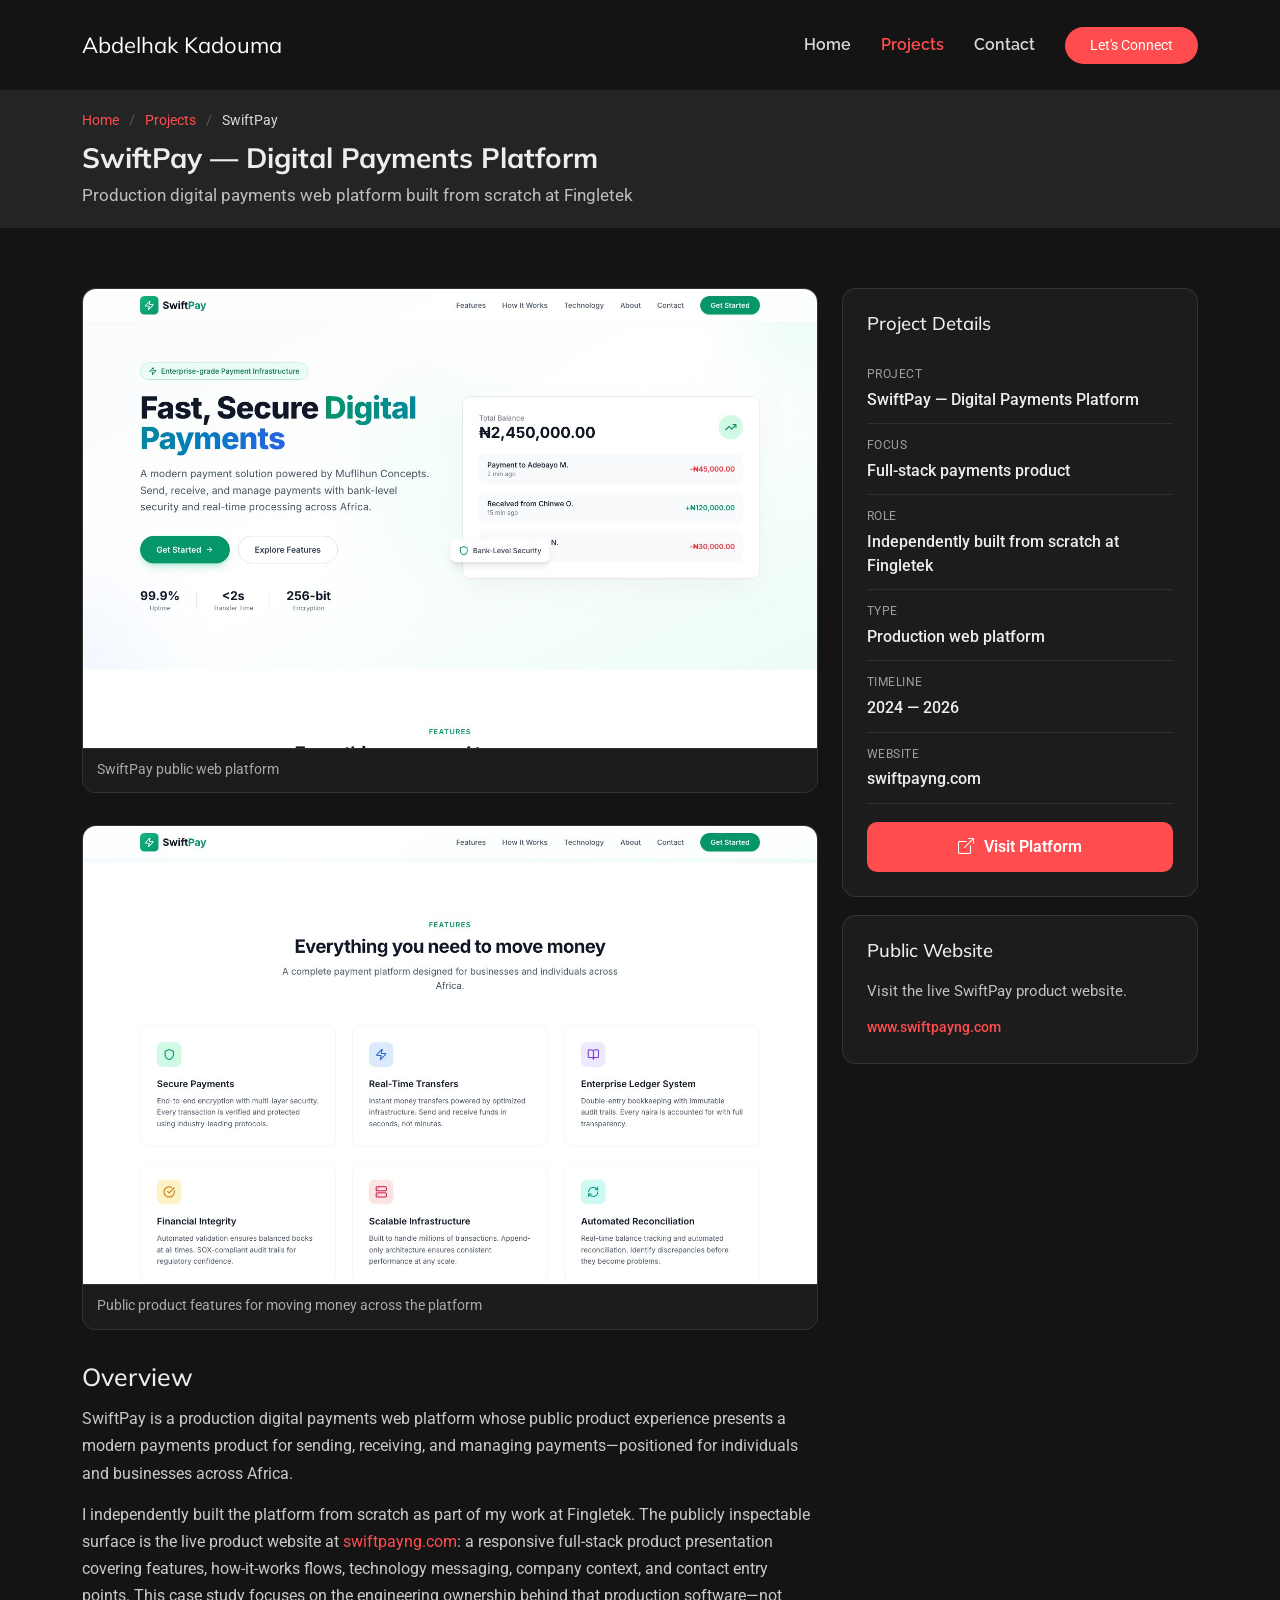
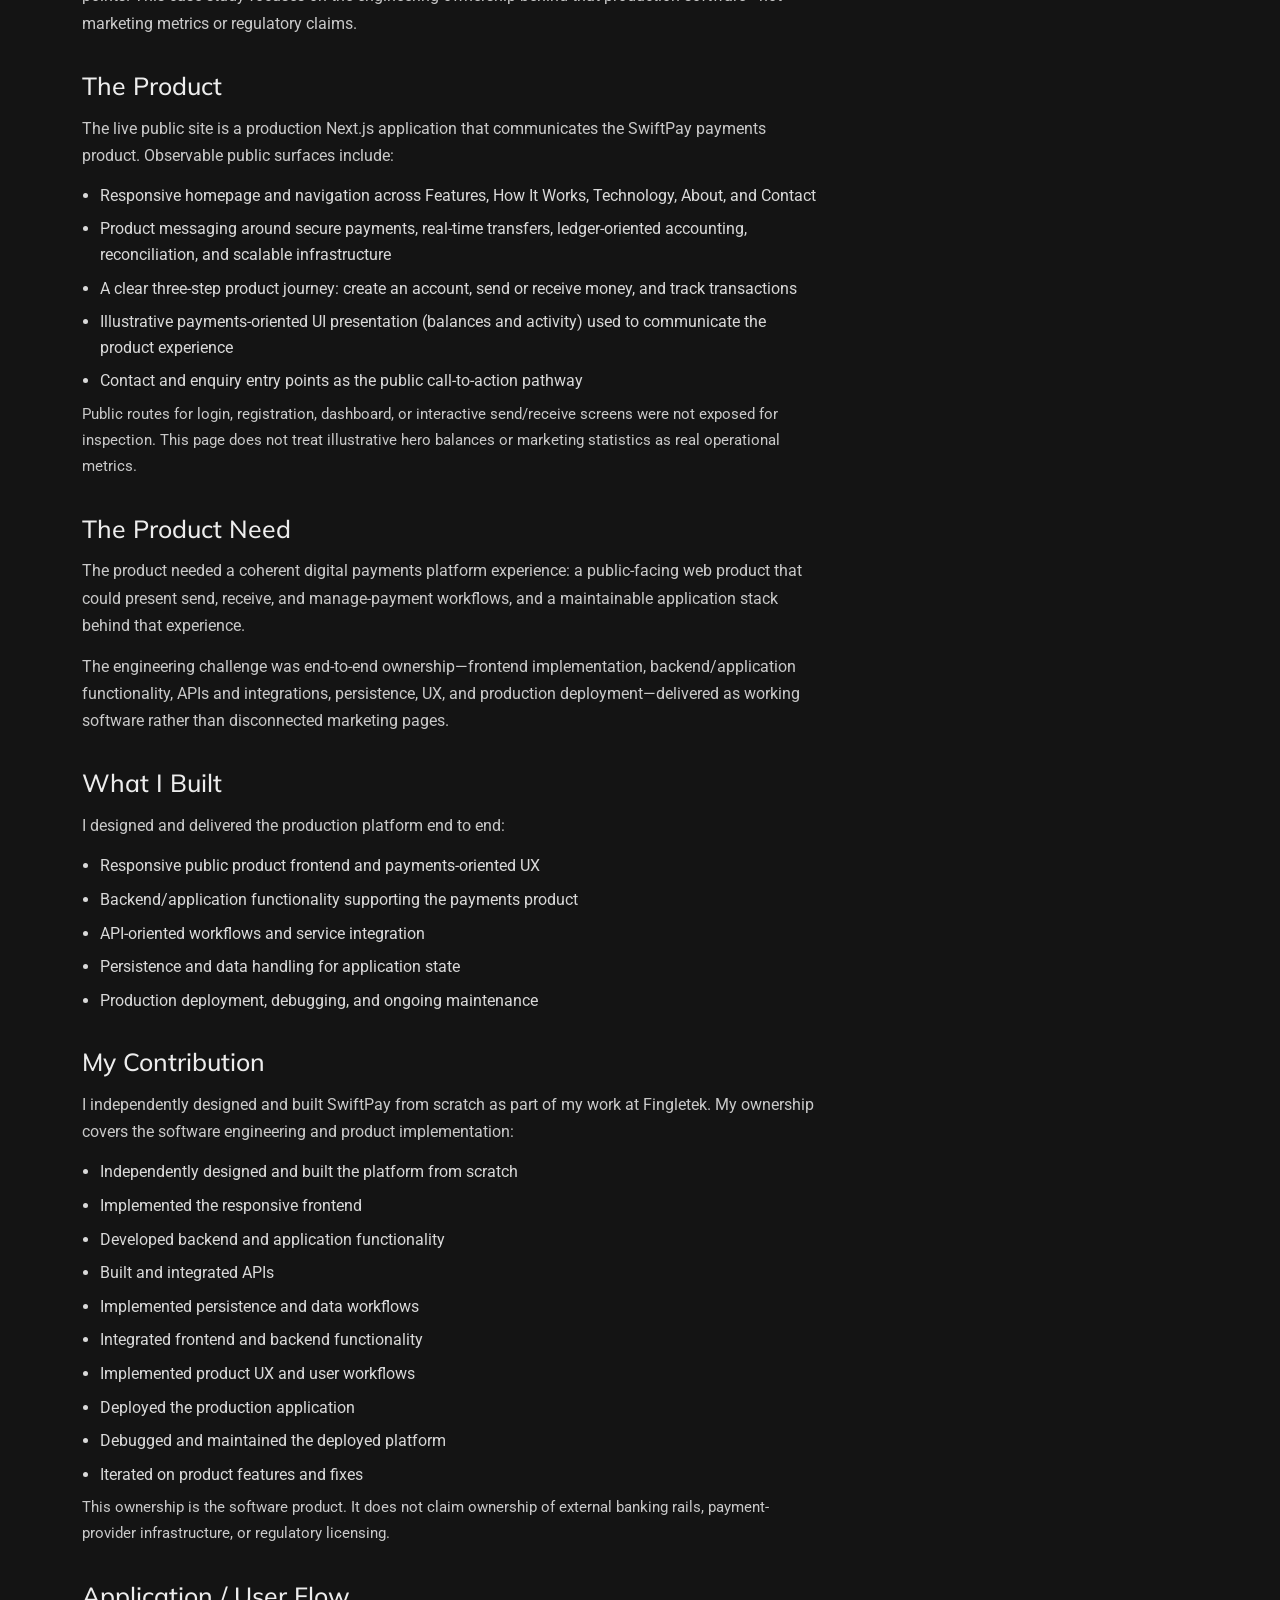
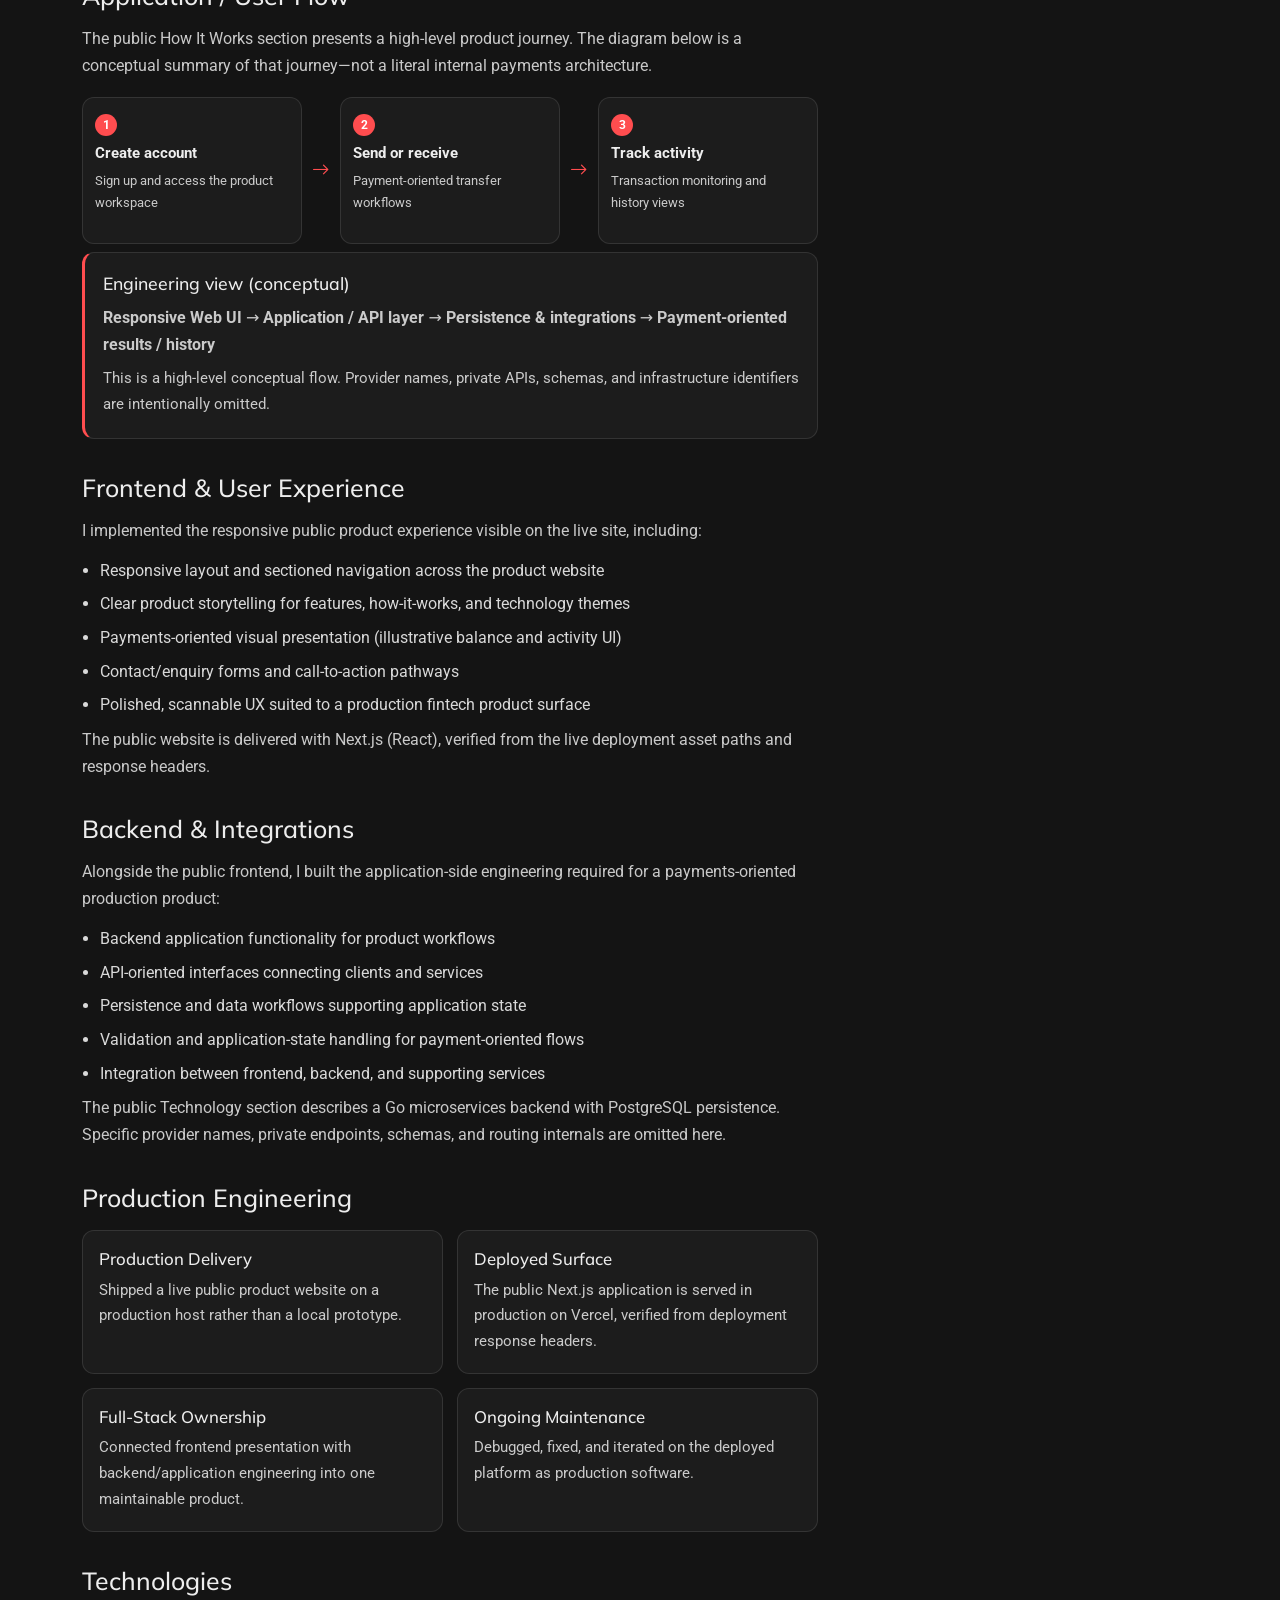
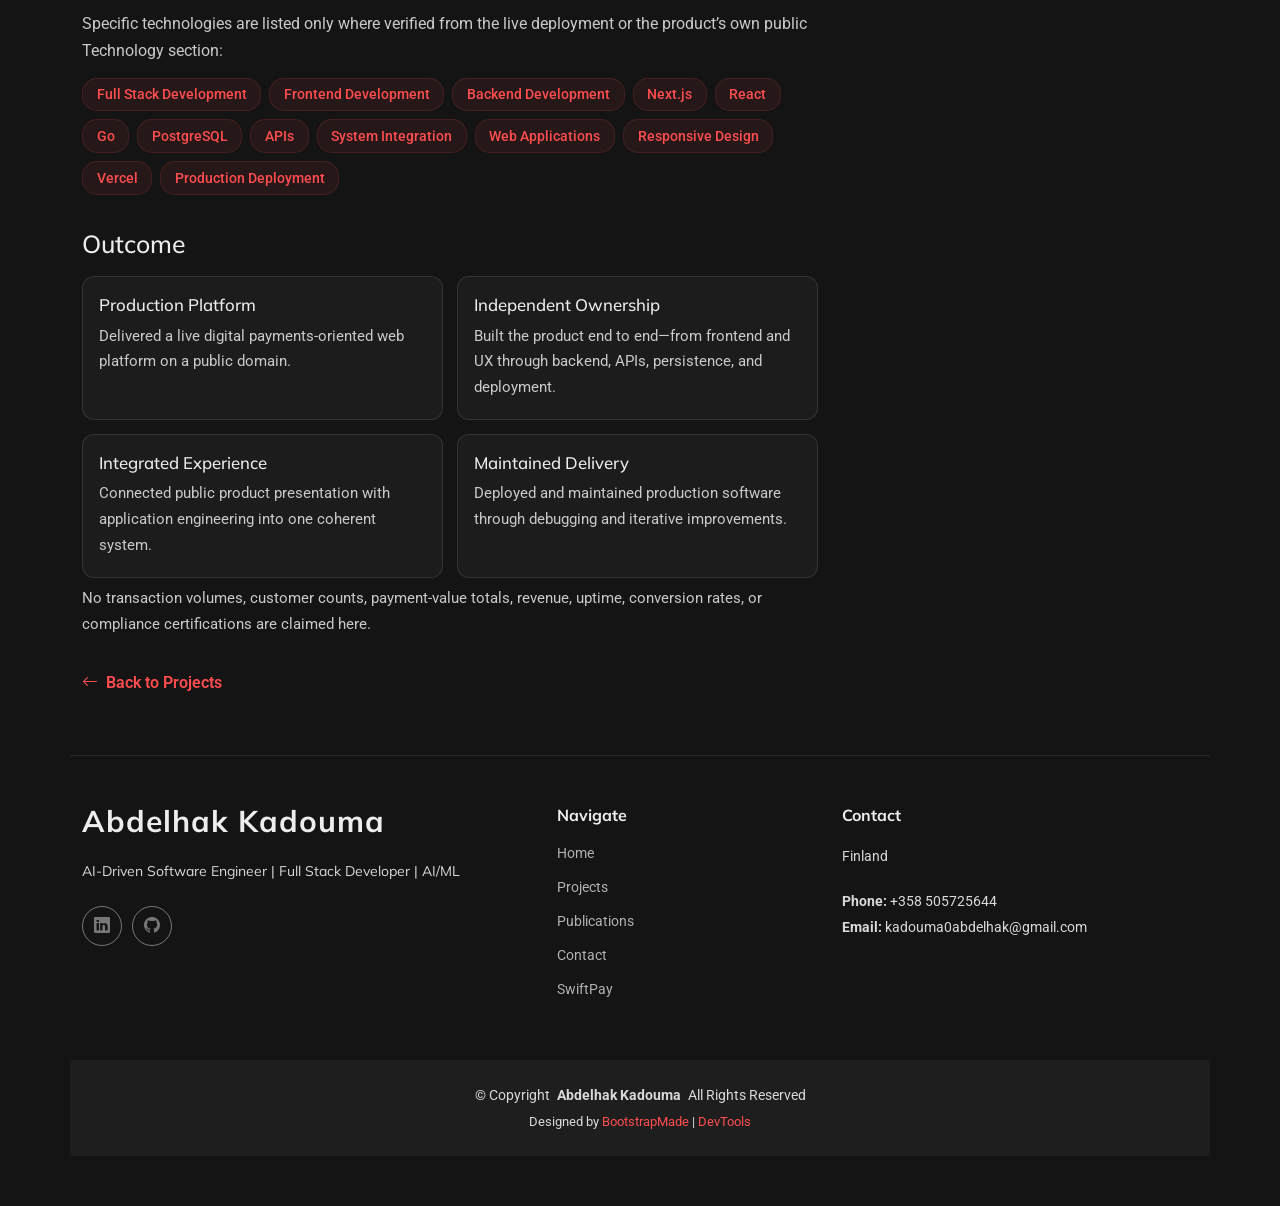
<file: project-swiftpay.html>
<!DOCTYPE html>
<html lang="en">

<head>
  <meta charset="utf-8">
  <meta content="width=device-width, initial-scale=1.0" name="viewport">
  <title>SwiftPay — Digital Payments Platform | Abdelhak Kadouma</title>
  <meta name="description" content="SwiftPay — a production digital payments web platform I independently built from scratch at Fingletek, covering frontend, backend application engineering, APIs, persistence, and production deployment.">
  <meta property="og:type" content="website">
  <meta property="og:url" content="https://abdelhak-kadouma.vercel.app/project-swiftpay.html">
  <meta property="og:title" content="SwiftPay — Digital Payments Platform | Abdelhak Kadouma">
  <meta property="og:description" content="SwiftPay — a production digital payments web platform I independently built from scratch at Fingletek, covering frontend, backend application engineering, APIs, persistence, and production deployment.">
  <meta property="og:image" content="https://abdelhak-kadouma.vercel.app/assets/img/projects/swiftpay-homepage.jpg">
  <meta name="twitter:card" content="summary_large_image">
  <meta name="twitter:title" content="SwiftPay — Digital Payments Platform | Abdelhak Kadouma">
  <meta name="twitter:description" content="SwiftPay — a production digital payments web platform I independently built from scratch at Fingletek, covering frontend, backend application engineering, APIs, persistence, and production deployment.">
  <meta name="twitter:image" content="https://abdelhak-kadouma.vercel.app/assets/img/projects/swiftpay-homepage.jpg">
  <link rel="canonical" href="https://abdelhak-kadouma.vercel.app/project-swiftpay.html">

  <meta name="keywords" content="SwiftPay, Digital Payments Platform, Full Stack Development, Next.js, React, Go, PostgreSQL, Fingletek">

  <!-- Favicons -->
  <link href="assets/img/favicon.svg" type="image/svg+xml" rel="icon">
  <link href="assets/img/favicon.png" type="image/png" rel="icon">
  <link href="assets/img/apple-touch-icon.png" rel="apple-touch-icon">

  <!-- Fonts -->
  <link href="https://fonts.googleapis.com" rel="preconnect">
  <link href="https://fonts.gstatic.com" rel="preconnect" crossorigin>
  <link href="https://fonts.googleapis.com/css2?family=Roboto:ital,wght@0,100;0,300;0,400;0,500;0,700;0,900;1,100;1,300;1,400;1,500;1,700;1,900&family=Raleway:ital,wght@0,100;0,200;0,300;0,400;0,500;0,600;0,700;0,800;0,900;1,100;1,200;1,300;1,400;1,500;1,600;1,700;1,800;1,900&family=Mulish:ital,wght@0,200;0,300;0,400;0,500;0,600;0,700;0,800;0,900;1,200;1,300;1,400;1,500;1,600;1,700;1,800;1,900&display=swap" rel="stylesheet">

  <!-- Vendor CSS Files -->
  <link href="assets/vendor/bootstrap/css/bootstrap.min.css" rel="stylesheet">
  <link href="assets/vendor/bootstrap-icons/bootstrap-icons.css" rel="stylesheet">
  <link href="assets/vendor/aos/aos.css" rel="stylesheet">

  <!-- Main CSS File -->
  <link href="assets/css/main.css" rel="stylesheet">

  <!-- =======================================================
  * Template Name: Craftivo
  * Template URL: https://bootstrapmade.com/craftivo-bootstrap-portfolio-template/
  * Updated: Oct 04 2025 with Bootstrap v5.3.8
  * Author: BootstrapMade.com
  * License: https://bootstrapmade.com/license/
  ======================================================== -->
</head>

<body class="project-details-page">

  <header id="header" class="header d-flex align-items-center sticky-top">
    <div class="container-fluid container-xl position-relative d-flex align-items-center">

      <a href="index.html" class="logo d-flex align-items-center me-auto">
        <h1 class="sitename">Abdelhak Kadouma</h1>
      </a>

      <nav id="navmenu" class="navmenu">
        <ul>
          <li><a href="index.html">Home</a></li>
          <li><a href="index.html#portfolio" class="active">Projects</a></li>
          <li><a href="index.html#contact">Contact</a></li>
        </ul>
        <i class="mobile-nav-toggle d-xl-none bi bi-list" role="button" tabindex="0" aria-label="Toggle navigation"></i>
      </nav>

      <a class="btn-getstarted" href="index.html#contact">Let's Connect</a>

    </div>
  </header>

  <main class="main">

    <div class="page-title light-background">
      <div class="container">
        <nav class="breadcrumbs">
          <ol>
            <li><a href="index.html">Home</a></li>
            <li><a href="index.html#portfolio">Projects</a></li>
            <li class="current">SwiftPay</li>
          </ol>
        </nav>
        <h1>SwiftPay — Digital Payments Platform</h1>
        <p class="project-page-subtitle">Production digital payments web platform built from scratch at Fingletek</p>
      </div>
    </div>

    <section id="project-swiftpay" class="project-detail section">

      <div class="container" data-aos="fade-up">

        <div class="row gy-5">

          <div class="col-lg-8">

            <figure class="project-screenshot" data-aos="zoom-in" data-aos-delay="100">
              <img src="assets/img/projects/swiftpay-homepage.jpg" width="1440" height="900" loading="eager" alt="SwiftPay homepage introducing Fast, Secure Digital Payments with product navigation and illustrative payments UI">
              <figcaption>SwiftPay public web platform</figcaption>
            </figure>

            <figure class="project-screenshot" data-aos="zoom-in" data-aos-delay="150">
              <img src="assets/img/projects/swiftpay-features.jpg" width="1440" height="900" loading="lazy" alt="SwiftPay public Features section describing secure payments, real-time transfers, ledger system, and related product capabilities">
              <figcaption>Public product features for moving money across the platform</figcaption>
            </figure>

            <div class="project-detail-content" data-aos="fade-up" data-aos-delay="150">
              <div class="project-overview">
                <h2>Overview</h2>
                <p>SwiftPay is a production digital payments web platform whose public product experience presents a modern payments product for sending, receiving, and managing payments—positioned for individuals and businesses across Africa.</p>
                <p>I independently built the platform from scratch as part of my work at Fingletek. The publicly inspectable surface is the live product website at <a href="https://www.swiftpayng.com/" target="_blank" rel="noopener noreferrer">swiftpayng.com</a>: a responsive full-stack product presentation covering features, how-it-works flows, technology messaging, company context, and contact entry points. This case study focuses on the engineering ownership behind that production software—not marketing metrics or regulatory claims.</p>
              </div>

              <div class="project-section-block">
                <h2>The Product</h2>
                <p>The live public site is a production Next.js application that communicates the SwiftPay payments product. Observable public surfaces include:</p>
                <ul class="project-list">
                  <li>Responsive homepage and navigation across Features, How It Works, Technology, About, and Contact</li>
                  <li>Product messaging around secure payments, real-time transfers, ledger-oriented accounting, reconciliation, and scalable infrastructure</li>
                  <li>A clear three-step product journey: create an account, send or receive money, and track transactions</li>
                  <li>Illustrative payments-oriented UI presentation (balances and activity) used to communicate the product experience</li>
                  <li>Contact and enquiry entry points as the public call-to-action pathway</li>
                </ul>
                <p class="project-section-note">Public routes for login, registration, dashboard, or interactive send/receive screens were not exposed for inspection. This page does not treat illustrative hero balances or marketing statistics as real operational metrics.</p>
              </div>

              <div class="project-section-block">
                <h2>The Product Need</h2>
                <p>The product needed a coherent digital payments platform experience: a public-facing web product that could present send, receive, and manage-payment workflows, and a maintainable application stack behind that experience.</p>
                <p>The engineering challenge was end-to-end ownership—frontend implementation, backend/application functionality, APIs and integrations, persistence, UX, and production deployment—delivered as working software rather than disconnected marketing pages.</p>
              </div>

              <div class="project-section-block">
                <h2>What I Built</h2>
                <p>I designed and delivered the production platform end to end:</p>
                <ul class="project-list">
                  <li>Responsive public product frontend and payments-oriented UX</li>
                  <li>Backend/application functionality supporting the payments product</li>
                  <li>API-oriented workflows and service integration</li>
                  <li>Persistence and data handling for application state</li>
                  <li>Production deployment, debugging, and ongoing maintenance</li>
                </ul>
              </div>

              <div class="project-section-block">
                <h2>My Contribution</h2>
                <p>I independently designed and built SwiftPay from scratch as part of my work at Fingletek. My ownership covers the software engineering and product implementation:</p>
                <ul class="project-list">
                  <li>Independently designed and built the platform from scratch</li>
                  <li>Implemented the responsive frontend</li>
                  <li>Developed backend and application functionality</li>
                  <li>Built and integrated APIs</li>
                  <li>Implemented persistence and data workflows</li>
                  <li>Integrated frontend and backend functionality</li>
                  <li>Implemented product UX and user workflows</li>
                  <li>Deployed the production application</li>
                  <li>Debugged and maintained the deployed platform</li>
                  <li>Iterated on product features and fixes</li>
                </ul>
                <p class="project-section-note">This ownership is the software product. It does not claim ownership of external banking rails, payment-provider infrastructure, or regulatory licensing.</p>
              </div>

              <div class="project-section-block">
                <h2>Application / User Flow</h2>
                <p>The public How It Works section presents a high-level product journey. The diagram below is a conceptual summary of that journey—not a literal internal payments architecture.</p>
                <div class="project-flow" aria-label="High-level SwiftPay product journey">
                  <div class="project-flow-step">
                    <span class="project-flow-label">1</span>
                    <strong>Create account</strong>
                    <p>Sign up and access the product workspace</p>
                  </div>
                  <div class="project-flow-arrow" aria-hidden="true"><i class="bi bi-arrow-right"></i></div>
                  <div class="project-flow-step">
                    <span class="project-flow-label">2</span>
                    <strong>Send or receive</strong>
                    <p>Payment-oriented transfer workflows</p>
                  </div>
                  <div class="project-flow-arrow" aria-hidden="true"><i class="bi bi-arrow-right"></i></div>
                  <div class="project-flow-step">
                    <span class="project-flow-label">3</span>
                    <strong>Track activity</strong>
                    <p>Transaction monitoring and history views</p>
                  </div>
                </div>
                <div class="project-context-panel">
                  <h3>Engineering view (conceptual)</h3>
                  <p><strong>Responsive Web UI</strong> → <strong>Application / API layer</strong> → <strong>Persistence &amp; integrations</strong> → <strong>Payment-oriented results / history</strong></p>
                  <p class="mb-0 project-section-note">This is a high-level conceptual flow. Provider names, private APIs, schemas, and infrastructure identifiers are intentionally omitted.</p>
                </div>
              </div>

              <div class="project-section-block">
                <h2>Frontend &amp; User Experience</h2>
                <p>I implemented the responsive public product experience visible on the live site, including:</p>
                <ul class="project-list">
                  <li>Responsive layout and sectioned navigation across the product website</li>
                  <li>Clear product storytelling for features, how-it-works, and technology themes</li>
                  <li>Payments-oriented visual presentation (illustrative balance and activity UI)</li>
                  <li>Contact/enquiry forms and call-to-action pathways</li>
                  <li>Polished, scannable UX suited to a production fintech product surface</li>
                </ul>
                <p>The public website is delivered with Next.js (React), verified from the live deployment asset paths and response headers.</p>
              </div>

              <div class="project-section-block">
                <h2>Backend &amp; Integrations</h2>
                <p>Alongside the public frontend, I built the application-side engineering required for a payments-oriented production product:</p>
                <ul class="project-list">
                  <li>Backend application functionality for product workflows</li>
                  <li>API-oriented interfaces connecting clients and services</li>
                  <li>Persistence and data workflows supporting application state</li>
                  <li>Validation and application-state handling for payment-oriented flows</li>
                  <li>Integration between frontend, backend, and supporting services</li>
                </ul>
                <p>The public Technology section describes a Go microservices backend with PostgreSQL persistence. Specific provider names, private endpoints, schemas, and routing internals are omitted here.</p>
              </div>

              <div class="project-section-block">
                <h2>Production Engineering</h2>
                <div class="project-principle-grid">
                  <div class="principle-card">
                    <h3>Production Delivery</h3>
                    <p>Shipped a live public product website on a production host rather than a local prototype.</p>
                  </div>
                  <div class="principle-card">
                    <h3>Deployed Surface</h3>
                    <p>The public Next.js application is served in production on Vercel, verified from deployment response headers.</p>
                  </div>
                  <div class="principle-card">
                    <h3>Full-Stack Ownership</h3>
                    <p>Connected frontend presentation with backend/application engineering into one maintainable product.</p>
                  </div>
                  <div class="principle-card">
                    <h3>Ongoing Maintenance</h3>
                    <p>Debugged, fixed, and iterated on the deployed platform as production software.</p>
                  </div>
                </div>
              </div>

              <div class="project-section-block">
                <h2>Technologies</h2>
                <p>Specific technologies are listed only where verified from the live deployment or the product’s own public Technology section:</p>
                <div class="project-tech-tags">
                  <span>Full Stack Development</span>
                  <span>Frontend Development</span>
                  <span>Backend Development</span>
                  <span>Next.js</span>
                  <span>React</span>
                  <span>Go</span>
                  <span>PostgreSQL</span>
                  <span>APIs</span>
                  <span>System Integration</span>
                  <span>Web Applications</span>
                  <span>Responsive Design</span>
                  <span>Vercel</span>
                  <span>Production Deployment</span>
                </div>
              </div>

              <div class="project-section-block">
                <h2>Outcome</h2>
                <div class="project-principle-grid">
                  <div class="principle-card">
                    <h3>Production Platform</h3>
                    <p>Delivered a live digital payments-oriented web platform on a public domain.</p>
                  </div>
                  <div class="principle-card">
                    <h3>Independent Ownership</h3>
                    <p>Built the product end to end—from frontend and UX through backend, APIs, persistence, and deployment.</p>
                  </div>
                  <div class="principle-card">
                    <h3>Integrated Experience</h3>
                    <p>Connected public product presentation with application engineering into one coherent system.</p>
                  </div>
                  <div class="principle-card">
                    <h3>Maintained Delivery</h3>
                    <p>Deployed and maintained production software through debugging and iterative improvements.</p>
                  </div>
                </div>
                <p class="project-section-note">No transaction volumes, customer counts, payment-value totals, revenue, uptime, conversion rates, or compliance certifications are claimed here.</p>
              </div>

              <div class="project-back-row">
                <a class="back-to-projects" href="index.html#portfolio"><i class="bi bi-arrow-left"></i> Back to Projects</a>
              </div>
            </div>

          </div>

          <div class="col-lg-4">
            <aside class="project-sidebar" data-aos="fade-up" data-aos-delay="200">
              <div class="project-info-card">
                <h3>Project Details</h3>
                <div class="info-row">
                  <span class="label">Project</span>
                  <span class="value">SwiftPay — Digital Payments Platform</span>
                </div>
                <div class="info-row">
                  <span class="label">Focus</span>
                  <span class="value">Full-stack payments product</span>
                </div>
                <div class="info-row">
                  <span class="label">Role</span>
                  <span class="value">Independently built from scratch at Fingletek</span>
                </div>
                <div class="info-row">
                  <span class="label">Type</span>
                  <span class="value">Production web platform</span>
                </div>
                <div class="info-row">
                  <span class="label">Timeline</span>
                  <span class="value">2024 — 2026</span>
                </div>
                <div class="info-row">
                  <span class="label">Website</span>
                  <span class="value">swiftpayng.com</span>
                </div>
                <a class="btn-repo" href="https://www.swiftpayng.com/" target="_blank" rel="noopener noreferrer">
                  <i class="bi bi-box-arrow-up-right"></i> Visit Platform
                </a>
              </div>

              <div class="project-info-card project-repo-note">
                <h3>Public Website</h3>
                <p>Visit the live SwiftPay product website.</p>
                <a href="https://www.swiftpayng.com/" target="_blank" rel="noopener noreferrer">
                  www.swiftpayng.com
                </a>
              </div>
            </aside>
          </div>

        </div>

      </div>

    </section>

  </main>

  <footer id="footer" class="footer">

    <div class="container footer-top">
      <div class="row gy-4">
        <div class="col-lg-5 col-md-12 footer-about">
          <a href="index.html" class="logo d-flex align-items-center">
            <span class="sitename">Abdelhak Kadouma</span>
          </a>
          <p>AI-Driven Software Engineer | Full Stack Developer | AI/ML</p>
          <div class="social-links d-flex mt-4">
            <a href="https://www.linkedin.com/in/kadoumaabdelhak" target="_blank" rel="noopener noreferrer" aria-label="LinkedIn"><i class="bi bi-linkedin"></i></a>
            <a href="https://github.com/KADOUMAAbdelhak" target="_blank" rel="noopener noreferrer" aria-label="GitHub"><i class="bi bi-github"></i></a>
          </div>
        </div>

        <div class="col-lg-3 col-6 footer-links">
          <h4>Navigate</h4>
          <ul>
            <li><a href="index.html">Home</a></li>
            <li><a href="index.html#portfolio">Projects</a></li>
            <li><a href="index.html#publications">Publications</a></li>
            <li><a href="index.html#contact">Contact</a></li>
            <li><a href="project-swiftpay.html">SwiftPay</a></li>
          </ul>
        </div>

        <div class="col-lg-4 col-md-12 footer-contact text-center text-md-start">
          <h4>Contact</h4>
          <p>Finland</p>
          <p class="mt-4"><strong>Phone:</strong> <span><a href="tel:+358505725644">+358 505725644</a></span></p>
          <p><strong>Email:</strong> <span><a href="mailto:kadouma0abdelhak@gmail.com">kadouma0abdelhak@gmail.com</a></span></p>
        </div>

      </div>
    </div>

    <div class="container copyright text-center mt-4">
      <p>© <span>Copyright</span> <strong class="px-1 sitename">Abdelhak Kadouma</strong> <span>All Rights Reserved</span></p>
      <div class="credits">
        Designed by <a href="https://bootstrapmade.com/">BootstrapMade</a> | <a href="https://bootstrapmade.com/tools/">DevTools</a>
      </div>
    </div>

  </footer>

  <a href="#" id="scroll-top" class="scroll-top d-flex align-items-center justify-content-center" aria-label="Scroll to top"><i class="bi bi-arrow-up-short" aria-hidden="true"></i></a>
  <div id="preloader"></div>

  <script src="assets/vendor/bootstrap/js/bootstrap.bundle.min.js"></script>
  <script src="assets/vendor/aos/aos.js"></script>
  <script src="assets/vendor/glightbox/js/glightbox.min.js"></script>
  <script src="assets/js/main.js"></script>

</body>

</html>
</file>
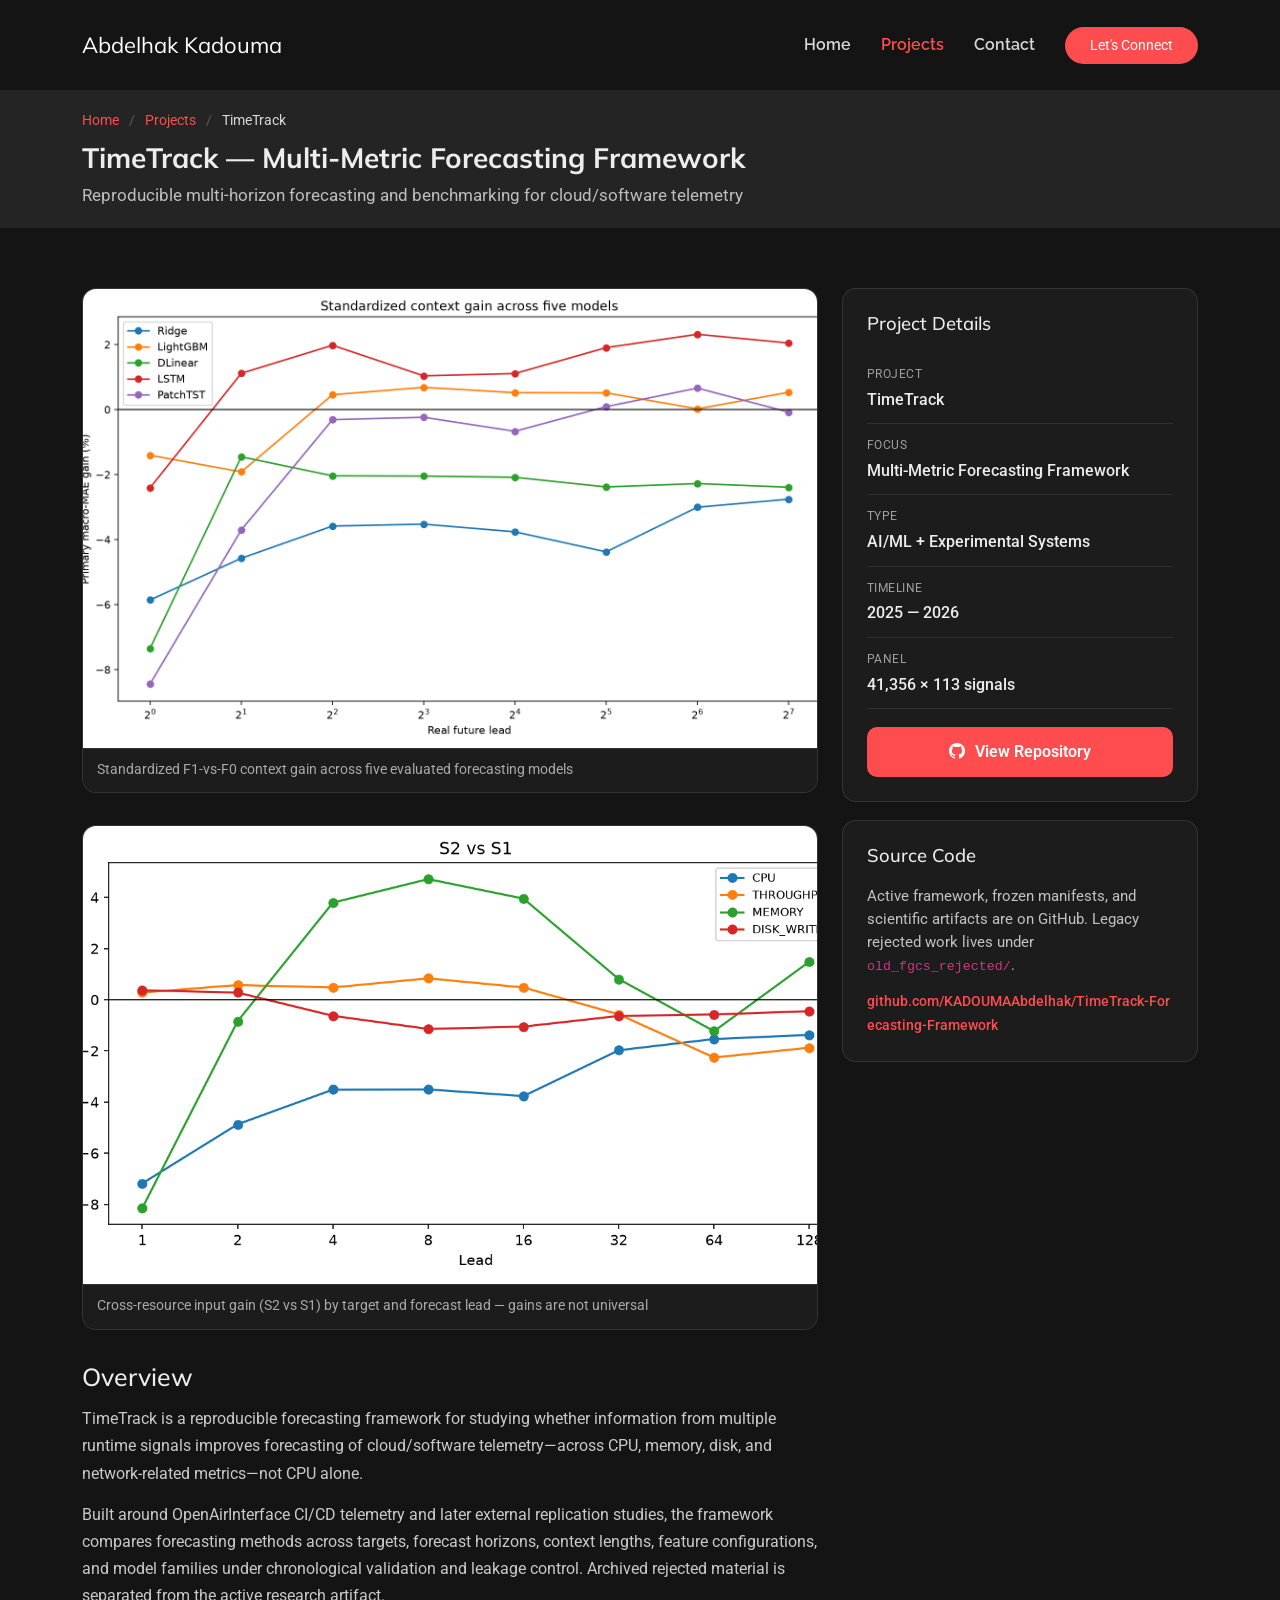
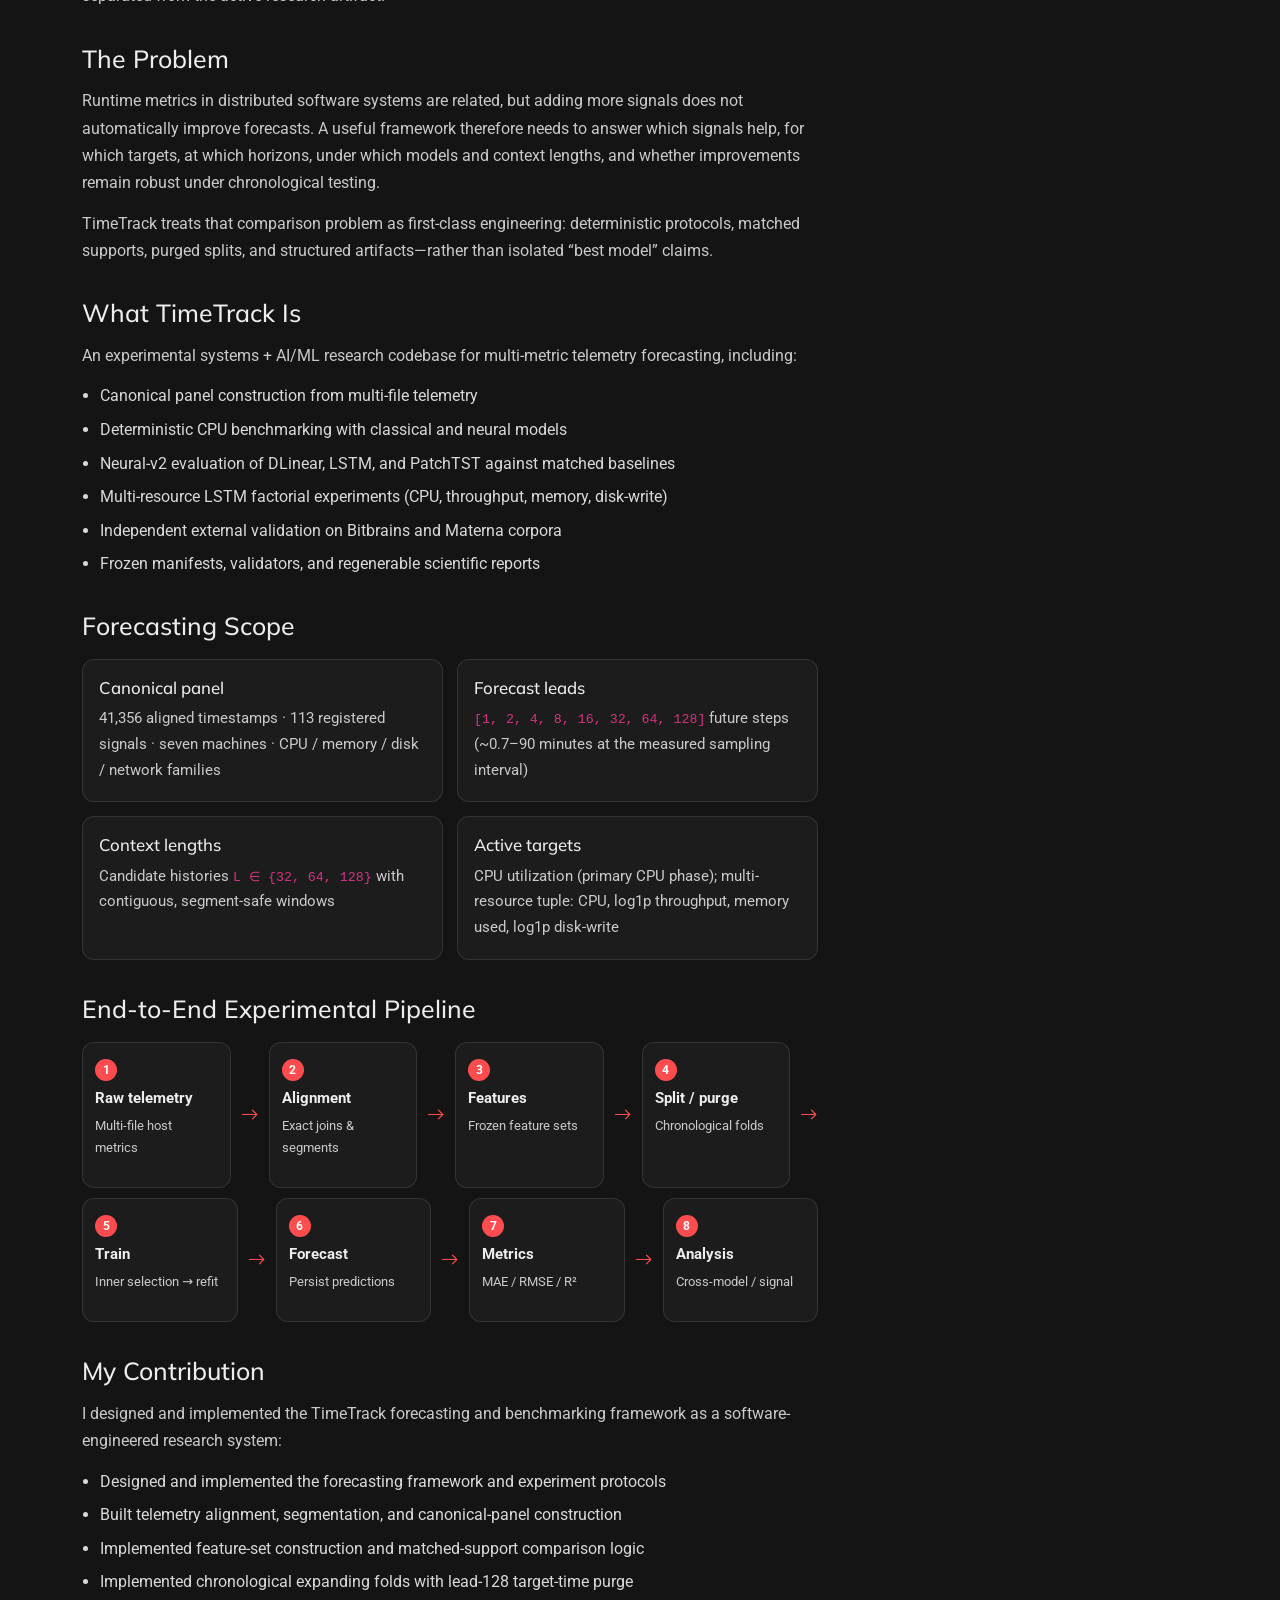
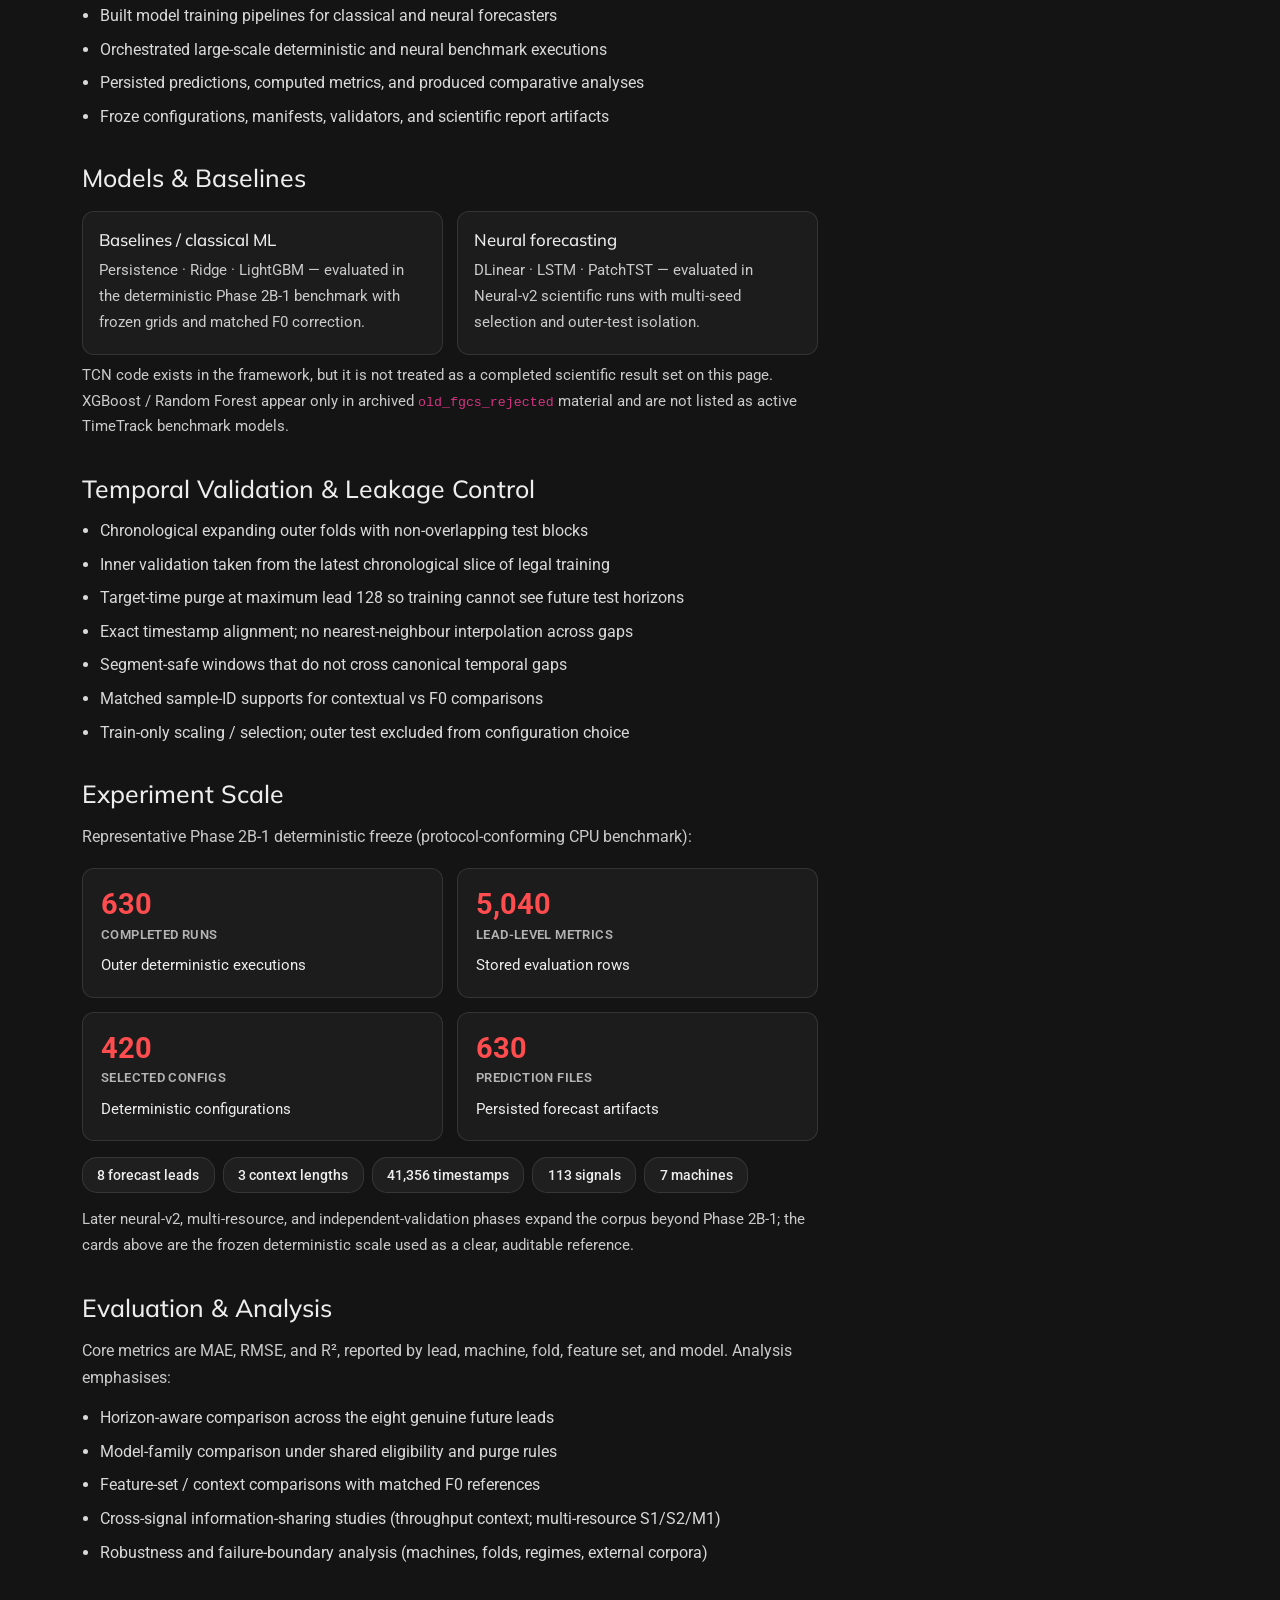
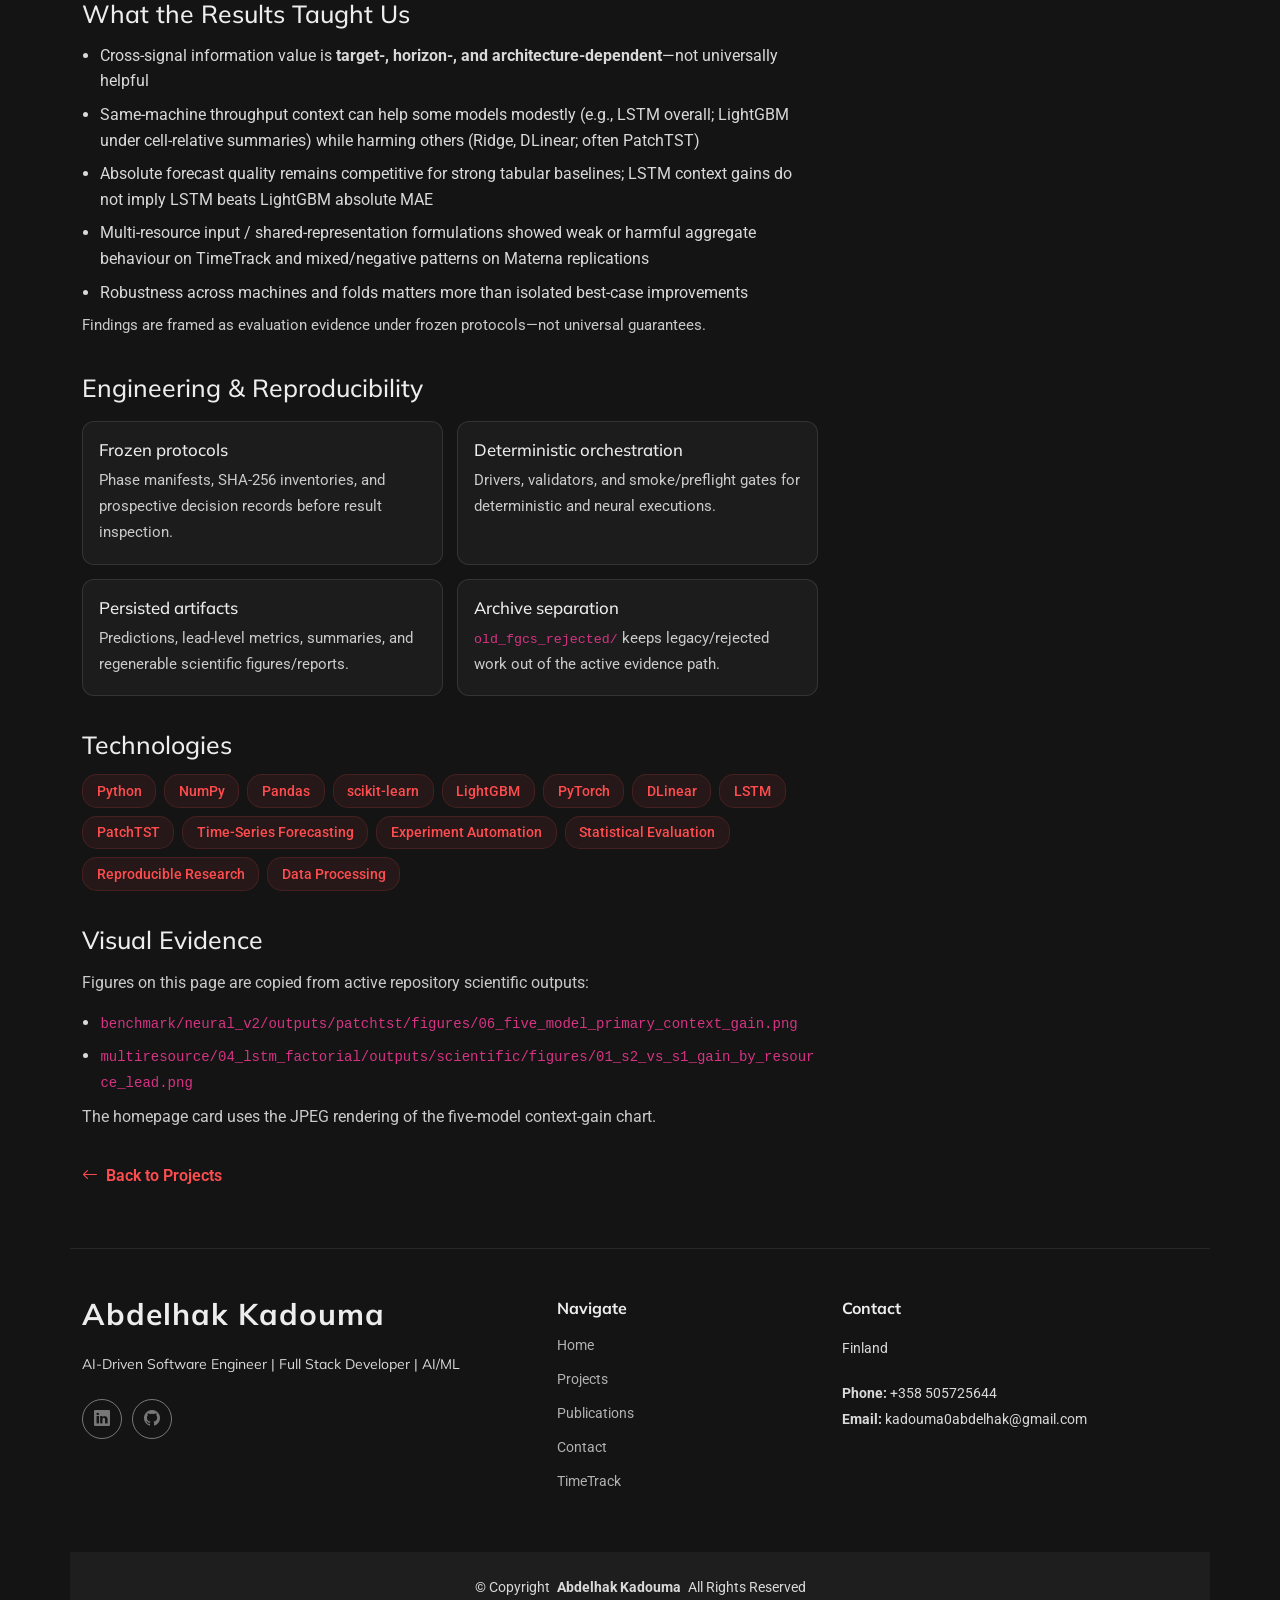
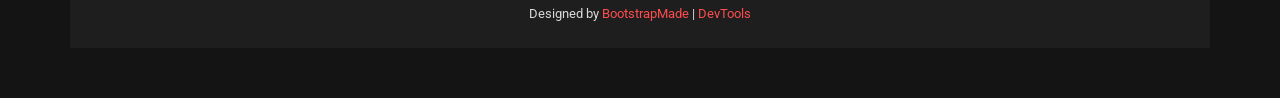
<file: project-timetrack.html>
<!DOCTYPE html>
<html lang="en">

<head>
  <meta charset="utf-8">
  <meta content="width=device-width, initial-scale=1.0" name="viewport">
  <title>TimeTrack — Multi-Metric Forecasting Framework | Abdelhak Kadouma</title>
  <meta name="description" content="TimeTrack is a reproducible forecasting framework for multi-metric cloud/software telemetry, comparing statistical, ML, and neural models under chronological validation and leakage control.">
  <meta property="og:type" content="website">
  <meta property="og:url" content="https://abdelhak-kadouma.vercel.app/project-timetrack.html">
  <meta property="og:title" content="TimeTrack — Multi-Metric Forecasting Framework | Abdelhak Kadouma">
  <meta property="og:description" content="TimeTrack is a reproducible forecasting framework for multi-metric cloud/software telemetry, comparing statistical, ML, and neural models under chronological validation and leakage control.">
  <meta property="og:image" content="https://abdelhak-kadouma.vercel.app/assets/img/projects/timetrack-benchmark-chart.jpg">
  <meta name="twitter:card" content="summary_large_image">
  <meta name="twitter:title" content="TimeTrack — Multi-Metric Forecasting Framework | Abdelhak Kadouma">
  <meta name="twitter:description" content="TimeTrack is a reproducible forecasting framework for multi-metric cloud/software telemetry, comparing statistical, ML, and neural models under chronological validation and leakage control.">
  <meta name="twitter:image" content="https://abdelhak-kadouma.vercel.app/assets/img/projects/timetrack-benchmark-chart.jpg">
  <link rel="canonical" href="https://abdelhak-kadouma.vercel.app/project-timetrack.html">

  <meta name="keywords" content="TimeTrack, Time-Series Forecasting, LightGBM, PyTorch, LSTM, PatchTST, DLinear, Reproducible Research">

  <!-- Favicons -->
  <link href="assets/img/favicon.svg" type="image/svg+xml" rel="icon">
  <link href="assets/img/favicon.png" type="image/png" rel="icon">
  <link href="assets/img/apple-touch-icon.png" rel="apple-touch-icon">

  <!-- Fonts -->
  <link href="https://fonts.googleapis.com" rel="preconnect">
  <link href="https://fonts.gstatic.com" rel="preconnect" crossorigin>
  <link href="https://fonts.googleapis.com/css2?family=Roboto:ital,wght@0,100;0,300;0,400;0,500;0,700;0,900;1,100;1,300;1,400;1,500;1,700;1,900&family=Raleway:ital,wght@0,100;0,200;0,300;0,400;0,500;0,600;0,700;0,800;0,900;1,100;1,200;1,300;1,400;1,500;1,600;1,700;1,800;1,900&family=Mulish:ital,wght@0,200;0,300;0,400;0,500;0,600;0,700;0,800;0,900;1,200;1,300;1,400;1,500;1,600;1,700;1,800;1,900&display=swap" rel="stylesheet">

  <!-- Vendor CSS Files -->
  <link href="assets/vendor/bootstrap/css/bootstrap.min.css" rel="stylesheet">
  <link href="assets/vendor/bootstrap-icons/bootstrap-icons.css" rel="stylesheet">
  <link href="assets/vendor/aos/aos.css" rel="stylesheet">

  <!-- Main CSS File -->
  <link href="assets/css/main.css" rel="stylesheet">

  <!-- =======================================================
  * Template Name: Craftivo
  * Template URL: https://bootstrapmade.com/craftivo-bootstrap-portfolio-template/
  * Updated: Oct 04 2025 with Bootstrap v5.3.8
  * Author: BootstrapMade.com
  * License: https://bootstrapmade.com/license/
  ======================================================== -->
</head>

<body class="project-details-page">

  <header id="header" class="header d-flex align-items-center sticky-top">
    <div class="container-fluid container-xl position-relative d-flex align-items-center">

      <a href="index.html" class="logo d-flex align-items-center me-auto">
        <h1 class="sitename">Abdelhak Kadouma</h1>
      </a>

      <nav id="navmenu" class="navmenu">
        <ul>
          <li><a href="index.html">Home</a></li>
          <li><a href="index.html#portfolio" class="active">Projects</a></li>
          <li><a href="index.html#contact">Contact</a></li>
        </ul>
        <i class="mobile-nav-toggle d-xl-none bi bi-list" role="button" tabindex="0" aria-label="Toggle navigation"></i>
      </nav>

      <a class="btn-getstarted" href="index.html#contact">Let's Connect</a>

    </div>
  </header>

  <main class="main">

    <div class="page-title light-background">
      <div class="container">
        <nav class="breadcrumbs">
          <ol>
            <li><a href="index.html">Home</a></li>
            <li><a href="index.html#portfolio">Projects</a></li>
            <li class="current">TimeTrack</li>
          </ol>
        </nav>
        <h1>TimeTrack — Multi-Metric Forecasting Framework</h1>
        <p class="project-page-subtitle">Reproducible multi-horizon forecasting and benchmarking for cloud/software telemetry</p>
      </div>
    </div>

    <section id="project-timetrack" class="project-detail section">

      <div class="container" data-aos="fade-up">

        <div class="row gy-5">

          <div class="col-lg-8">

            <figure class="project-screenshot" data-aos="zoom-in" data-aos-delay="100">
              <img src="assets/img/projects/timetrack-five-model-context-gain.png" width="1600" height="960" loading="eager" alt="Standardized context gain across Ridge, LightGBM, DLinear, LSTM, and PatchTST over eight forecast leads">
              <figcaption>Standardized F1-vs-F0 context gain across five evaluated forecasting models</figcaption>
            </figure>

            <figure class="project-screenshot" data-aos="zoom-in" data-aos-delay="150">
              <img src="assets/img/projects/timetrack-cross-resource-gain.png" width="1200" height="675" loading="lazy" alt="S2 versus S1 primary macro-MAE gain by lead for CPU, throughput, memory, and disk-write targets">
              <figcaption>Cross-resource input gain (S2 vs S1) by target and forecast lead — gains are not universal</figcaption>
            </figure>

            <div class="project-detail-content" data-aos="fade-up" data-aos-delay="150">
              <div class="project-overview">
                <h2>Overview</h2>
                <p>TimeTrack is a reproducible forecasting framework for studying whether information from multiple runtime signals improves forecasting of cloud/software telemetry—across CPU, memory, disk, and network-related metrics—not CPU alone.</p>
                <p>Built around OpenAirInterface CI/CD telemetry and later external replication studies, the framework compares forecasting methods across targets, forecast horizons, context lengths, feature configurations, and model families under chronological validation and leakage control. Archived rejected material is separated from the active research artifact.</p>
              </div>

              <div class="project-section-block">
                <h2>The Problem</h2>
                <p>Runtime metrics in distributed software systems are related, but adding more signals does not automatically improve forecasts. A useful framework therefore needs to answer which signals help, for which targets, at which horizons, under which models and context lengths, and whether improvements remain robust under chronological testing.</p>
                <p>TimeTrack treats that comparison problem as first-class engineering: deterministic protocols, matched supports, purged splits, and structured artifacts—rather than isolated “best model” claims.</p>
              </div>

              <div class="project-section-block">
                <h2>What TimeTrack Is</h2>
                <p>An experimental systems + AI/ML research codebase for multi-metric telemetry forecasting, including:</p>
                <ul class="project-list">
                  <li>Canonical panel construction from multi-file telemetry</li>
                  <li>Deterministic CPU benchmarking with classical and neural models</li>
                  <li>Neural-v2 evaluation of DLinear, LSTM, and PatchTST against matched baselines</li>
                  <li>Multi-resource LSTM factorial experiments (CPU, throughput, memory, disk-write)</li>
                  <li>Independent external validation on Bitbrains and Materna corpora</li>
                  <li>Frozen manifests, validators, and regenerable scientific reports</li>
                </ul>
              </div>

              <div class="project-section-block">
                <h2>Forecasting Scope</h2>
                <div class="project-principle-grid">
                  <div class="principle-card">
                    <h3>Canonical panel</h3>
                    <p>41,356 aligned timestamps · 113 registered signals · seven machines · CPU / memory / disk / network families</p>
                  </div>
                  <div class="principle-card">
                    <h3>Forecast leads</h3>
                    <p><code>[1, 2, 4, 8, 16, 32, 64, 128]</code> future steps (~0.7–90 minutes at the measured sampling interval)</p>
                  </div>
                  <div class="principle-card">
                    <h3>Context lengths</h3>
                    <p>Candidate histories <code>L ∈ {32, 64, 128}</code> with contiguous, segment-safe windows</p>
                  </div>
                  <div class="principle-card">
                    <h3>Active targets</h3>
                    <p>CPU utilization (primary CPU phase); multi-resource tuple: CPU, log1p throughput, memory used, log1p disk-write</p>
                  </div>
                </div>
              </div>

              <div class="project-section-block">
                <h2>End-to-End Experimental Pipeline</h2>
                <div class="project-flow" aria-label="TimeTrack experimental pipeline">
                  <div class="project-flow-step">
                    <span class="project-flow-label">1</span>
                    <strong>Raw telemetry</strong>
                    <p>Multi-file host metrics</p>
                  </div>
                  <div class="project-flow-arrow" aria-hidden="true"><i class="bi bi-arrow-right"></i></div>
                  <div class="project-flow-step">
                    <span class="project-flow-label">2</span>
                    <strong>Alignment</strong>
                    <p>Exact joins &amp; segments</p>
                  </div>
                  <div class="project-flow-arrow" aria-hidden="true"><i class="bi bi-arrow-right"></i></div>
                  <div class="project-flow-step">
                    <span class="project-flow-label">3</span>
                    <strong>Features</strong>
                    <p>Frozen feature sets</p>
                  </div>
                  <div class="project-flow-arrow" aria-hidden="true"><i class="bi bi-arrow-right"></i></div>
                  <div class="project-flow-step">
                    <span class="project-flow-label">4</span>
                    <strong>Split / purge</strong>
                    <p>Chronological folds</p>
                  </div>
                  <div class="project-flow-arrow" aria-hidden="true"><i class="bi bi-arrow-right"></i></div>
                  <div class="project-flow-step">
                    <span class="project-flow-label">5</span>
                    <strong>Train</strong>
                    <p>Inner selection → refit</p>
                  </div>
                  <div class="project-flow-arrow" aria-hidden="true"><i class="bi bi-arrow-right"></i></div>
                  <div class="project-flow-step">
                    <span class="project-flow-label">6</span>
                    <strong>Forecast</strong>
                    <p>Persist predictions</p>
                  </div>
                  <div class="project-flow-arrow" aria-hidden="true"><i class="bi bi-arrow-right"></i></div>
                  <div class="project-flow-step">
                    <span class="project-flow-label">7</span>
                    <strong>Metrics</strong>
                    <p>MAE / RMSE / R²</p>
                  </div>
                  <div class="project-flow-arrow" aria-hidden="true"><i class="bi bi-arrow-right"></i></div>
                  <div class="project-flow-step">
                    <span class="project-flow-label">8</span>
                    <strong>Analysis</strong>
                    <p>Cross-model / signal</p>
                  </div>
                </div>
              </div>

              <div class="project-section-block">
                <h2>My Contribution</h2>
                <p>I designed and implemented the TimeTrack forecasting and benchmarking framework as a software-engineered research system:</p>
                <ul class="project-list">
                  <li>Designed and implemented the forecasting framework and experiment protocols</li>
                  <li>Built telemetry alignment, segmentation, and canonical-panel construction</li>
                  <li>Implemented feature-set construction and matched-support comparison logic</li>
                  <li>Implemented chronological expanding folds with lead-128 target-time purge</li>
                  <li>Built model training pipelines for classical and neural forecasters</li>
                  <li>Orchestrated large-scale deterministic and neural benchmark executions</li>
                  <li>Persisted predictions, computed metrics, and produced comparative analyses</li>
                  <li>Froze configurations, manifests, validators, and scientific report artifacts</li>
                </ul>
              </div>

              <div class="project-section-block">
                <h2>Models &amp; Baselines</h2>
                <div class="project-principle-grid">
                  <div class="principle-card">
                    <h3>Baselines / classical ML</h3>
                    <p>Persistence · Ridge · LightGBM — evaluated in the deterministic Phase 2B-1 benchmark with frozen grids and matched F0 correction.</p>
                  </div>
                  <div class="principle-card">
                    <h3>Neural forecasting</h3>
                    <p>DLinear · LSTM · PatchTST — evaluated in Neural-v2 scientific runs with multi-seed selection and outer-test isolation.</p>
                  </div>
                </div>
                <p class="project-section-note">TCN code exists in the framework, but it is not treated as a completed scientific result set on this page. XGBoost / Random Forest appear only in archived <code>old_fgcs_rejected</code> material and are not listed as active TimeTrack benchmark models.</p>
              </div>

              <div class="project-section-block">
                <h2>Temporal Validation &amp; Leakage Control</h2>
                <ul class="project-list">
                  <li>Chronological expanding outer folds with non-overlapping test blocks</li>
                  <li>Inner validation taken from the latest chronological slice of legal training</li>
                  <li>Target-time purge at maximum lead 128 so training cannot see future test horizons</li>
                  <li>Exact timestamp alignment; no nearest-neighbour interpolation across gaps</li>
                  <li>Segment-safe windows that do not cross canonical temporal gaps</li>
                  <li>Matched sample-ID supports for contextual vs F0 comparisons</li>
                  <li>Train-only scaling / selection; outer test excluded from configuration choice</li>
                </ul>
              </div>

              <div class="project-section-block">
                <h2>Experiment Scale</h2>
                <p>Representative Phase 2B-1 deterministic freeze (protocol-conforming CPU benchmark):</p>
                <div class="project-outcomes">
                  <div class="outcome-card">
                    <span class="outcome-value">630</span>
                    <span class="outcome-unit">completed runs</span>
                    <span class="outcome-label">Outer deterministic executions</span>
                  </div>
                  <div class="outcome-card">
                    <span class="outcome-value">5,040</span>
                    <span class="outcome-unit">lead-level metrics</span>
                    <span class="outcome-label">Stored evaluation rows</span>
                  </div>
                  <div class="outcome-card">
                    <span class="outcome-value">420</span>
                    <span class="outcome-unit">selected configs</span>
                    <span class="outcome-label">Deterministic configurations</span>
                  </div>
                  <div class="outcome-card">
                    <span class="outcome-value">630</span>
                    <span class="outcome-unit">prediction files</span>
                    <span class="outcome-label">Persisted forecast artifacts</span>
                  </div>
                </div>
                <div class="project-signal-tags" style="margin-top:1rem;">
                  <span>8 forecast leads</span>
                  <span>3 context lengths</span>
                  <span>41,356 timestamps</span>
                  <span>113 signals</span>
                  <span>7 machines</span>
                </div>
                <p class="project-section-note">Later neural-v2, multi-resource, and independent-validation phases expand the corpus beyond Phase 2B-1; the cards above are the frozen deterministic scale used as a clear, auditable reference.</p>
              </div>

              <div class="project-section-block">
                <h2>Evaluation &amp; Analysis</h2>
                <p>Core metrics are MAE, RMSE, and R², reported by lead, machine, fold, feature set, and model. Analysis emphasises:</p>
                <ul class="project-list">
                  <li>Horizon-aware comparison across the eight genuine future leads</li>
                  <li>Model-family comparison under shared eligibility and purge rules</li>
                  <li>Feature-set / context comparisons with matched F0 references</li>
                  <li>Cross-signal information-sharing studies (throughput context; multi-resource S1/S2/M1)</li>
                  <li>Robustness and failure-boundary analysis (machines, folds, regimes, external corpora)</li>
                </ul>
              </div>

              <div class="project-section-block">
                <h2>What the Results Taught Us</h2>
                <ul class="project-list">
                  <li>Cross-signal information value is <strong>target-, horizon-, and architecture-dependent</strong>—not universally helpful</li>
                  <li>Same-machine throughput context can help some models modestly (e.g., LSTM overall; LightGBM under cell-relative summaries) while harming others (Ridge, DLinear; often PatchTST)</li>
                  <li>Absolute forecast quality remains competitive for strong tabular baselines; LSTM context gains do not imply LSTM beats LightGBM absolute MAE</li>
                  <li>Multi-resource input / shared-representation formulations showed weak or harmful aggregate behaviour on TimeTrack and mixed/negative patterns on Materna replications</li>
                  <li>Robustness across machines and folds matters more than isolated best-case improvements</li>
                </ul>
                <p class="project-section-note">Findings are framed as evaluation evidence under frozen protocols—not universal guarantees.</p>
              </div>

              <div class="project-section-block">
                <h2>Engineering &amp; Reproducibility</h2>
                <div class="project-principle-grid">
                  <div class="principle-card">
                    <h3>Frozen protocols</h3>
                    <p>Phase manifests, SHA-256 inventories, and prospective decision records before result inspection.</p>
                  </div>
                  <div class="principle-card">
                    <h3>Deterministic orchestration</h3>
                    <p>Drivers, validators, and smoke/preflight gates for deterministic and neural executions.</p>
                  </div>
                  <div class="principle-card">
                    <h3>Persisted artifacts</h3>
                    <p>Predictions, lead-level metrics, summaries, and regenerable scientific figures/reports.</p>
                  </div>
                  <div class="principle-card">
                    <h3>Archive separation</h3>
                    <p><code>old_fgcs_rejected/</code> keeps legacy/rejected work out of the active evidence path.</p>
                  </div>
                </div>
              </div>

              <div class="project-section-block">
                <h2>Technologies</h2>
                <div class="project-tech-tags">
                  <span>Python</span>
                  <span>NumPy</span>
                  <span>Pandas</span>
                  <span>scikit-learn</span>
                  <span>LightGBM</span>
                  <span>PyTorch</span>
                  <span>DLinear</span>
                  <span>LSTM</span>
                  <span>PatchTST</span>
                  <span>Time-Series Forecasting</span>
                  <span>Experiment Automation</span>
                  <span>Statistical Evaluation</span>
                  <span>Reproducible Research</span>
                  <span>Data Processing</span>
                </div>
              </div>

              <div class="project-section-block">
                <h2>Visual Evidence</h2>
                <p>Figures on this page are copied from active repository scientific outputs:</p>
                <ul class="project-list">
                  <li><code>benchmark/neural_v2/outputs/patchtst/figures/06_five_model_primary_context_gain.png</code></li>
                  <li><code>multiresource/04_lstm_factorial/outputs/scientific/figures/01_s2_vs_s1_gain_by_resource_lead.png</code></li>
                </ul>
                <p>The homepage card uses the JPEG rendering of the five-model context-gain chart.</p>
              </div>

              <div class="project-back-row">
                <a class="back-to-projects" href="index.html#portfolio"><i class="bi bi-arrow-left"></i> Back to Projects</a>
              </div>
            </div>

          </div>

          <div class="col-lg-4">
            <aside class="project-sidebar" data-aos="fade-up" data-aos-delay="200">
              <div class="project-info-card">
                <h3>Project Details</h3>
                <div class="info-row">
                  <span class="label">Project</span>
                  <span class="value">TimeTrack</span>
                </div>
                <div class="info-row">
                  <span class="label">Focus</span>
                  <span class="value">Multi-Metric Forecasting Framework</span>
                </div>
                <div class="info-row">
                  <span class="label">Type</span>
                  <span class="value">AI/ML + Experimental Systems</span>
                </div>
                <div class="info-row">
                  <span class="label">Timeline</span>
                  <span class="value">2025 — 2026</span>
                </div>
                <div class="info-row">
                  <span class="label">Panel</span>
                  <span class="value">41,356 × 113 signals</span>
                </div>
                <a class="btn-repo" href="https://github.com/KADOUMAAbdelhak/TimeTrack-Forecasting-Framework" target="_blank" rel="noopener noreferrer">
                  <i class="bi bi-github"></i> View Repository
                </a>
              </div>

              <div class="project-info-card project-repo-note">
                <h3>Source Code</h3>
                <p>Active framework, frozen manifests, and scientific artifacts are on GitHub. Legacy rejected work lives under <code>old_fgcs_rejected/</code>.</p>
                <a href="https://github.com/KADOUMAAbdelhak/TimeTrack-Forecasting-Framework" target="_blank" rel="noopener noreferrer">
                  github.com/KADOUMAAbdelhak/TimeTrack-Forecasting-Framework
                </a>
              </div>
            </aside>
          </div>

        </div>

      </div>

    </section>

  </main>

  <footer id="footer" class="footer">

    <div class="container footer-top">
      <div class="row gy-4">
        <div class="col-lg-5 col-md-12 footer-about">
          <a href="index.html" class="logo d-flex align-items-center">
            <span class="sitename">Abdelhak Kadouma</span>
          </a>
          <p>AI-Driven Software Engineer | Full Stack Developer | AI/ML</p>
          <div class="social-links d-flex mt-4">
            <a href="https://www.linkedin.com/in/kadoumaabdelhak" target="_blank" rel="noopener noreferrer" aria-label="LinkedIn"><i class="bi bi-linkedin"></i></a>
            <a href="https://github.com/KADOUMAAbdelhak" target="_blank" rel="noopener noreferrer" aria-label="GitHub"><i class="bi bi-github"></i></a>
          </div>
        </div>

        <div class="col-lg-3 col-6 footer-links">
          <h4>Navigate</h4>
          <ul>
            <li><a href="index.html">Home</a></li>
            <li><a href="index.html#portfolio">Projects</a></li>
            <li><a href="index.html#publications">Publications</a></li>
            <li><a href="index.html#contact">Contact</a></li>
            <li><a href="project-timetrack.html">TimeTrack</a></li>
          </ul>
        </div>

        <div class="col-lg-4 col-md-12 footer-contact text-center text-md-start">
          <h4>Contact</h4>
          <p>Finland</p>
          <p class="mt-4"><strong>Phone:</strong> <span><a href="tel:+358505725644">+358 505725644</a></span></p>
          <p><strong>Email:</strong> <span><a href="mailto:kadouma0abdelhak@gmail.com">kadouma0abdelhak@gmail.com</a></span></p>
        </div>

      </div>
    </div>

    <div class="container copyright text-center mt-4">
      <p>© <span>Copyright</span> <strong class="px-1 sitename">Abdelhak Kadouma</strong> <span>All Rights Reserved</span></p>
      <div class="credits">
        Designed by <a href="https://bootstrapmade.com/">BootstrapMade</a> | <a href="https://bootstrapmade.com/tools/">DevTools</a>
      </div>
    </div>

  </footer>

  <a href="#" id="scroll-top" class="scroll-top d-flex align-items-center justify-content-center" aria-label="Scroll to top"><i class="bi bi-arrow-up-short" aria-hidden="true"></i></a>
  <div id="preloader"></div>

  <script src="assets/vendor/bootstrap/js/bootstrap.bundle.min.js"></script>
  <script src="assets/vendor/aos/aos.js"></script>
  <script src="assets/vendor/glightbox/js/glightbox.min.js"></script>
  <script src="assets/js/main.js"></script>

</body>

</html>
</file>
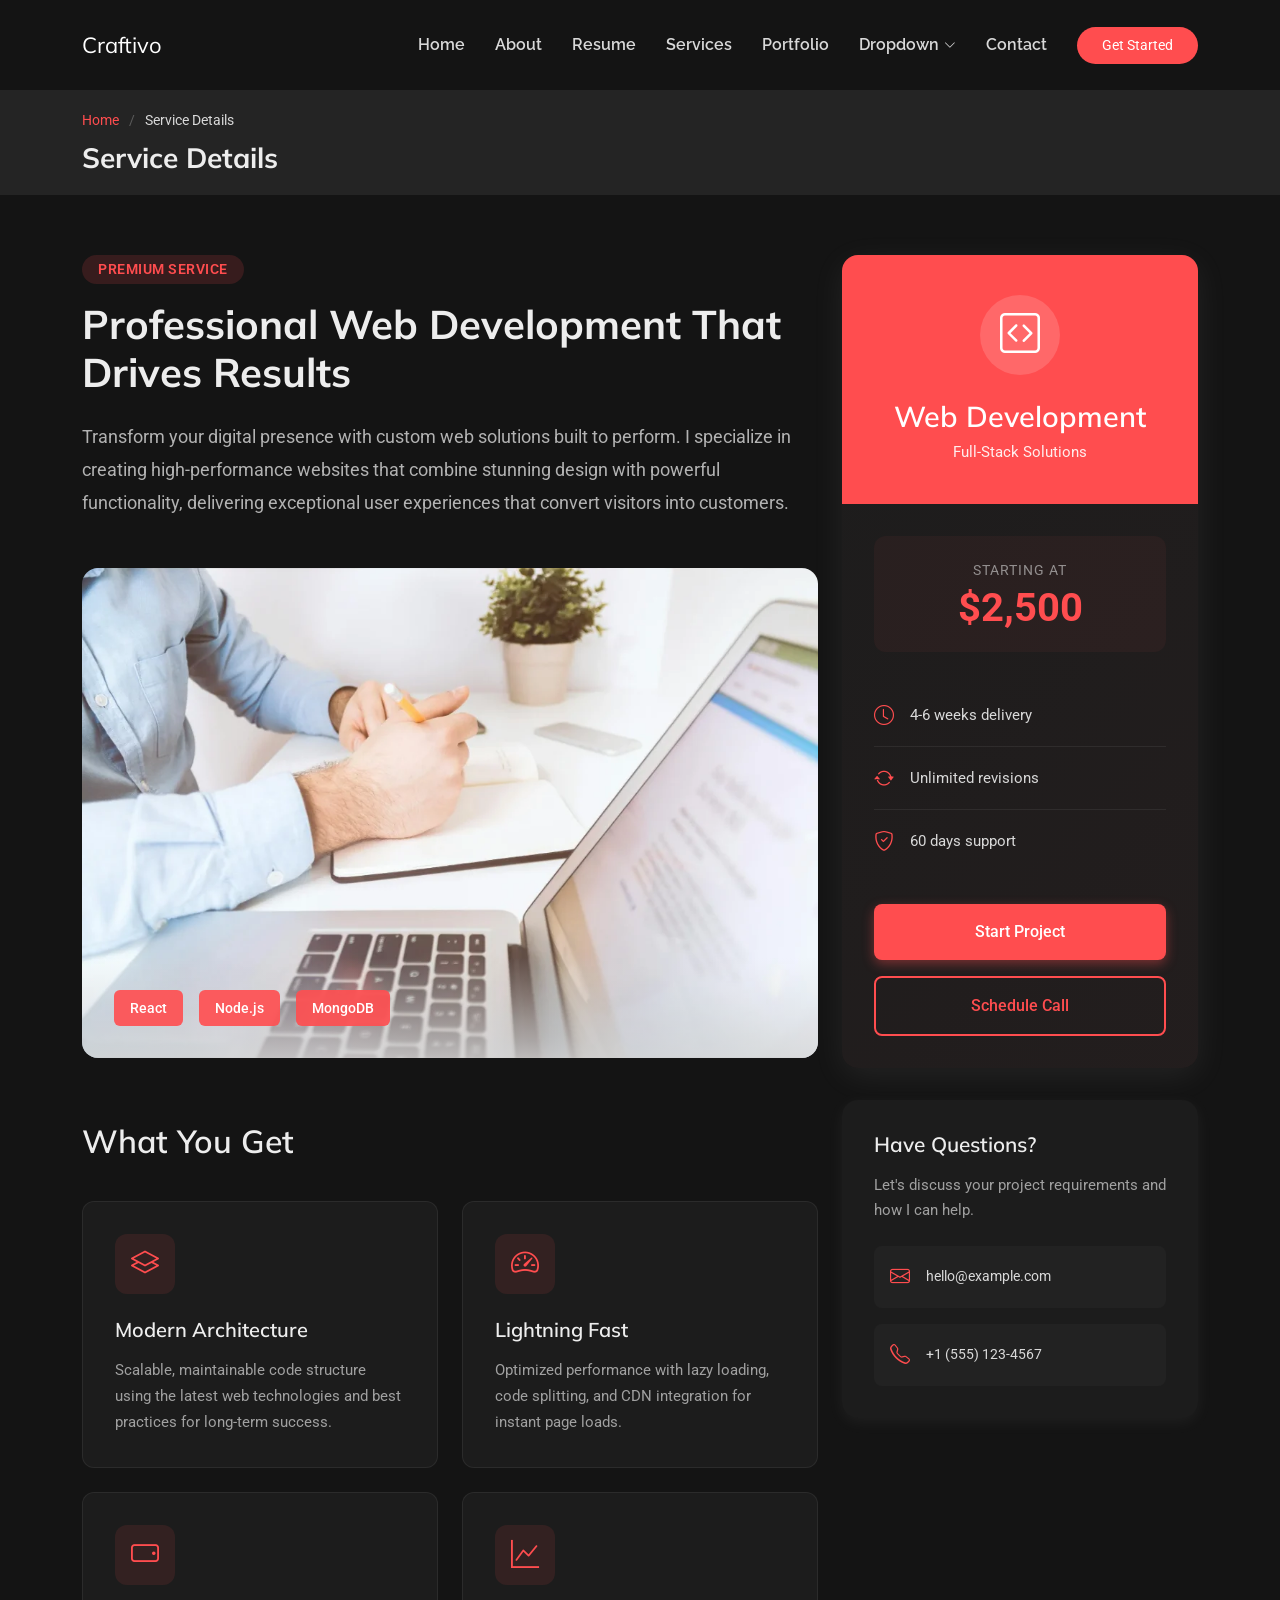
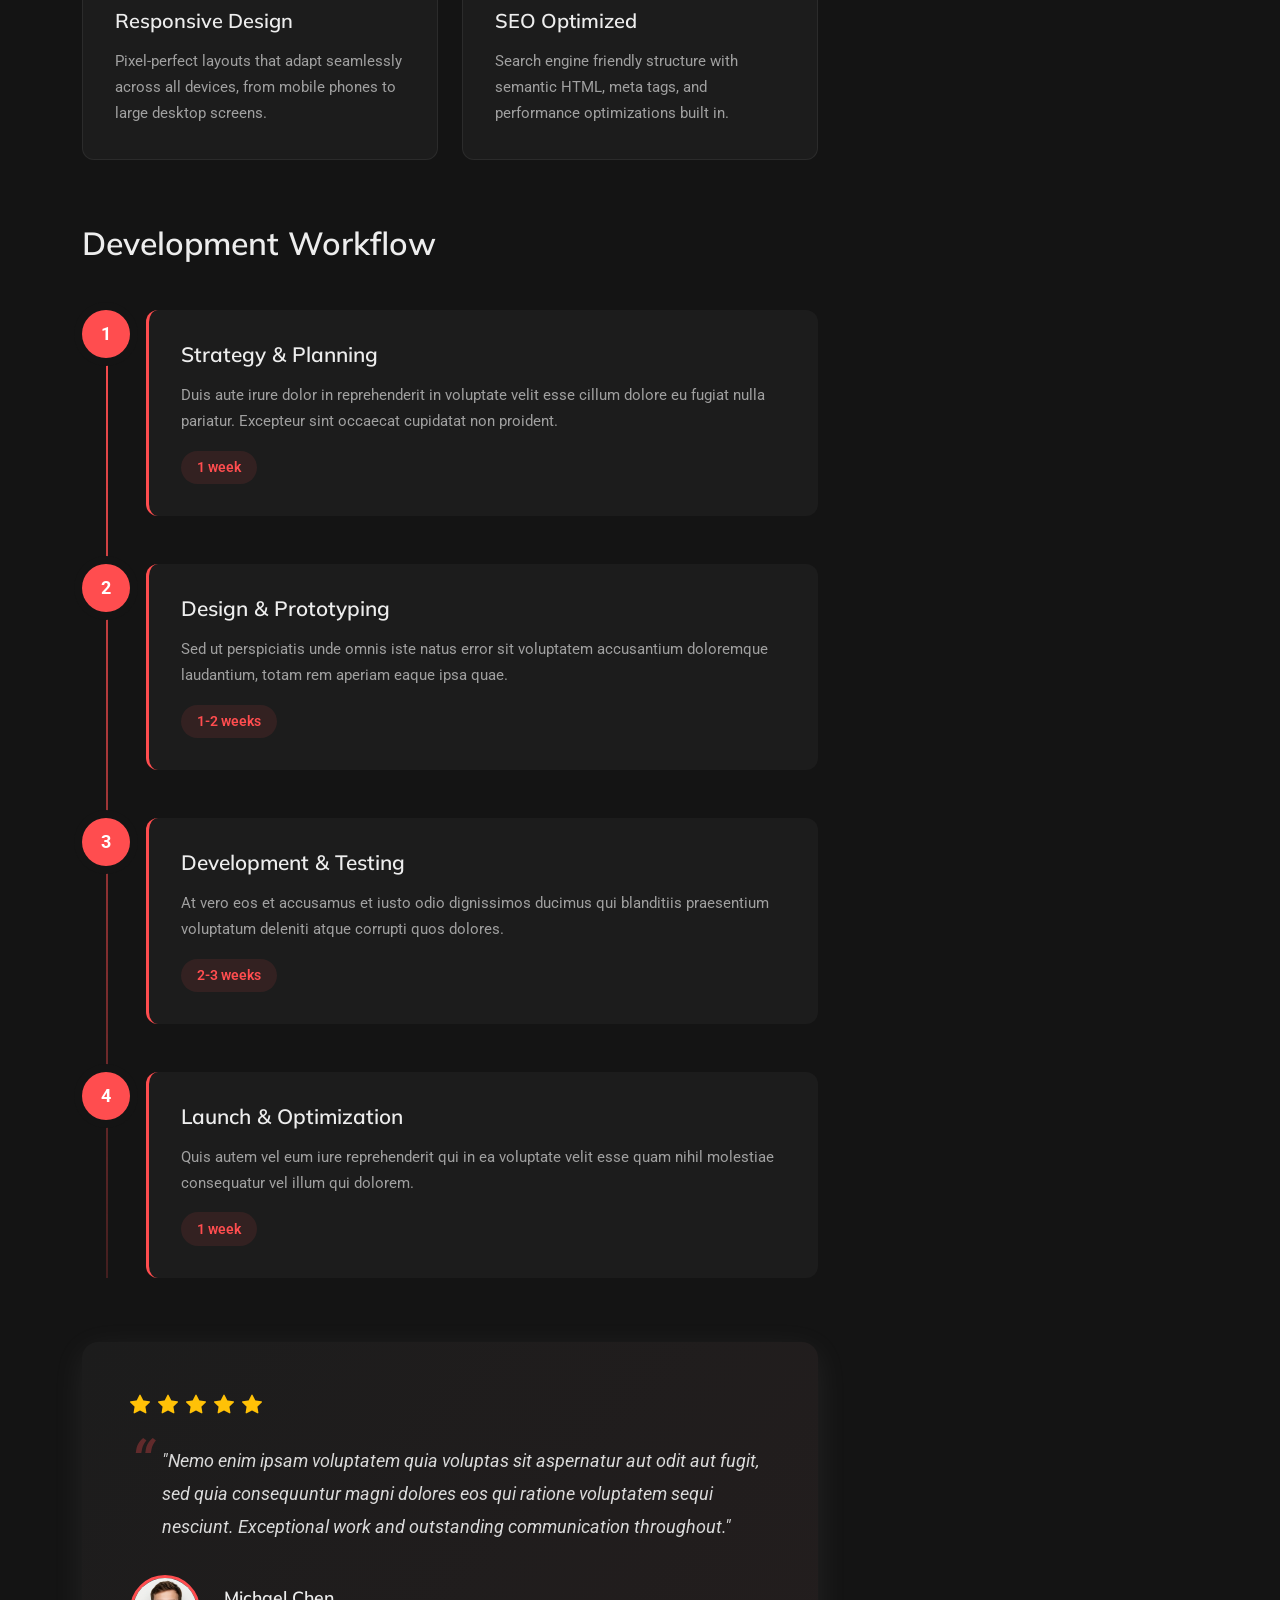
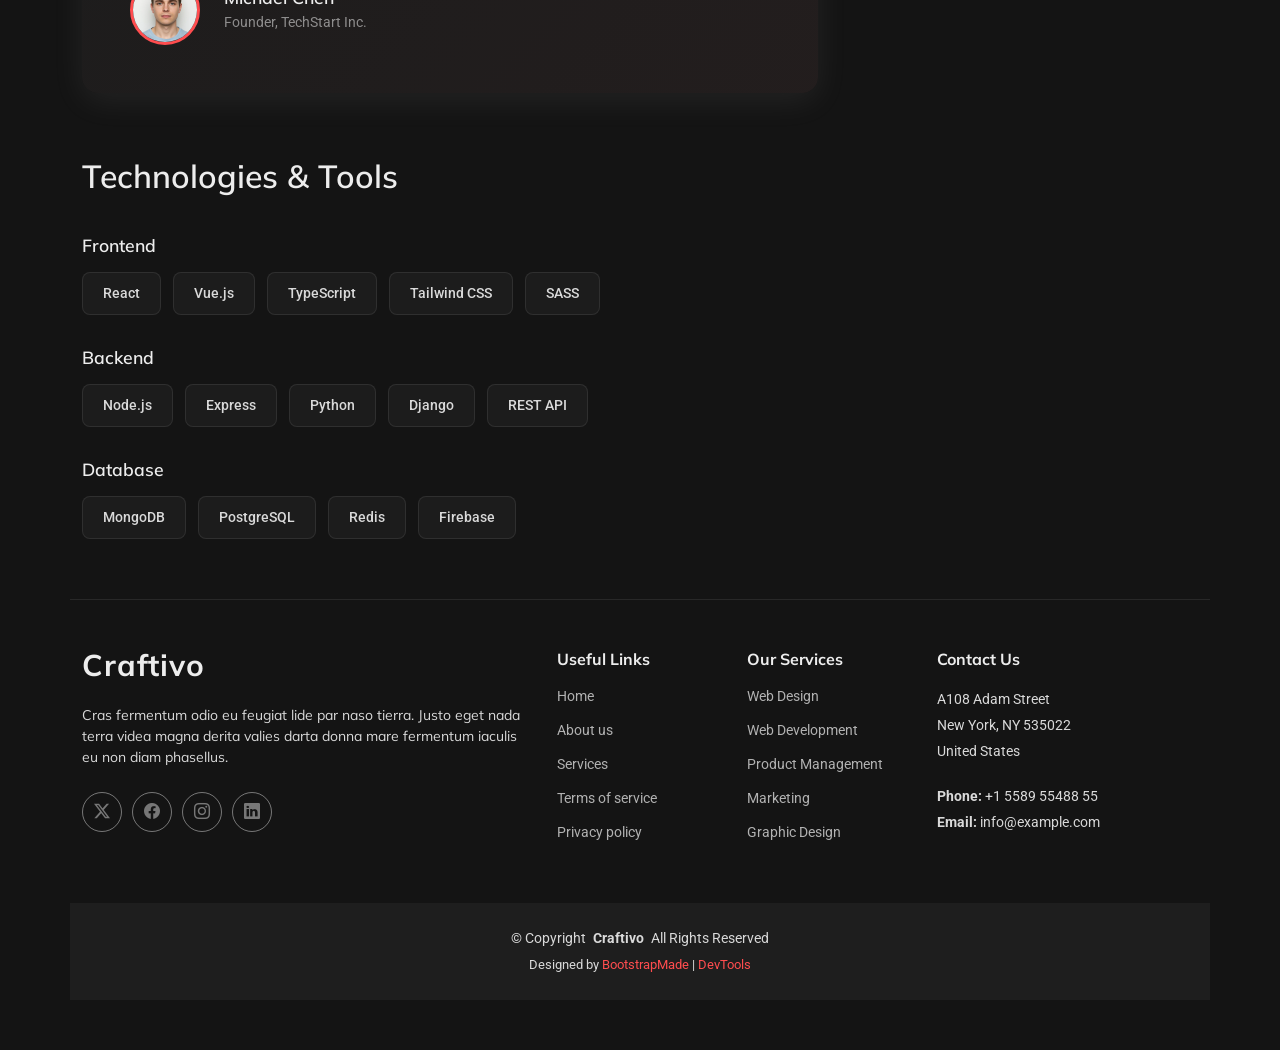
<file: service-details.html>
<!DOCTYPE html>
<html lang="en">

<head>
  <meta charset="utf-8">
  <meta content="width=device-width, initial-scale=1.0" name="viewport">
  <title>Service Details - Craftivo Bootstrap Template</title>
  <meta name="description" content="">
  <meta name="keywords" content="">

  <!-- Favicons -->
  <link href="assets/img/favicon.png" rel="icon">
  <link href="assets/img/apple-touch-icon.png" rel="apple-touch-icon">

  <!-- Fonts -->
  <link href="https://fonts.googleapis.com" rel="preconnect">
  <link href="https://fonts.gstatic.com" rel="preconnect" crossorigin>
  <link href="https://fonts.googleapis.com/css2?family=Roboto:ital,wght@0,100;0,300;0,400;0,500;0,700;0,900;1,100;1,300;1,400;1,500;1,700;1,900&family=Raleway:ital,wght@0,100;0,200;0,300;0,400;0,500;0,600;0,700;0,800;0,900;1,100;1,200;1,300;1,400;1,500;1,600;1,700;1,800;1,900&family=Mulish:ital,wght@0,200;0,300;0,400;0,500;0,600;0,700;0,800;0,900;1,200;1,300;1,400;1,500;1,600;1,700;1,800;1,900&display=swap" rel="stylesheet">

  <!-- Vendor CSS Files -->
  <link href="assets/vendor/bootstrap/css/bootstrap.min.css" rel="stylesheet">
  <link href="assets/vendor/bootstrap-icons/bootstrap-icons.css" rel="stylesheet">
  <link href="assets/vendor/aos/aos.css" rel="stylesheet">
  <link href="assets/vendor/glightbox/css/glightbox.min.css" rel="stylesheet">
  <link href="assets/vendor/swiper/swiper-bundle.min.css" rel="stylesheet">

  <!-- Main CSS File -->
  <link href="assets/css/main.css" rel="stylesheet">

  <!-- =======================================================
  * Template Name: Craftivo
  * Template URL: https://bootstrapmade.com/craftivo-bootstrap-portfolio-template/
  * Updated: Oct 04 2025 with Bootstrap v5.3.8
  * Author: BootstrapMade.com
  * License: https://bootstrapmade.com/license/
  ======================================================== -->
</head>

<body class="service-details-page">

  <header id="header" class="header d-flex align-items-center sticky-top">
    <div class="container-fluid container-xl position-relative d-flex align-items-center">

      <a href="index.html" class="logo d-flex align-items-center me-auto">
        <!-- Uncomment the line below if you also wish to use an image logo -->
        <!-- <img src="assets/img/logo.webp" alt=""> -->
        <h1 class="sitename">Craftivo</h1>
      </a>

      <nav id="navmenu" class="navmenu">
        <ul>
          <li><a href="#hero">Home</a></li>
          <li><a href="#about">About</a></li>
          <li><a href="#resume">Resume</a></li>
          <li><a href="#services">Services</a></li>
          <li><a href="#portfolio">Portfolio</a></li>
          <li class="dropdown"><a href="#"><span>Dropdown</span> <i class="bi bi-chevron-down toggle-dropdown"></i></a>
            <ul>
              <li><a href="#">Dropdown 1</a></li>
              <li class="dropdown"><a href="#"><span>Deep Dropdown</span> <i class="bi bi-chevron-down toggle-dropdown"></i></a>
                <ul>
                  <li><a href="#">Deep Dropdown 1</a></li>
                  <li><a href="#">Deep Dropdown 2</a></li>
                  <li><a href="#">Deep Dropdown 3</a></li>
                  <li><a href="#">Deep Dropdown 4</a></li>
                  <li><a href="#">Deep Dropdown 5</a></li>
                </ul>
              </li>
              <li><a href="#">Dropdown 2</a></li>
              <li><a href="#">Dropdown 3</a></li>
              <li><a href="#">Dropdown 4</a></li>
            </ul>
          </li>
          <li><a href="#contact">Contact</a></li>
        </ul>
        <i class="mobile-nav-toggle d-xl-none bi bi-list"></i>
      </nav>

      <a class="btn-getstarted" href="#about">Get Started</a>

    </div>
  </header>

  <main class="main">

    <!-- Page Title -->
    <div class="page-title light-background">
      <div class="container">
        <nav class="breadcrumbs">
          <ol>
            <li><a href="index.html">Home</a></li>
            <li class="current">Service Details</li>
          </ol>
        </nav>
        <h1>Service Details</h1>
      </div>
    </div><!-- End Page Title -->

    <!-- Service Details Section -->
    <section id="service-details" class="service-details section">

      <div class="container" data-aos="fade-up" data-aos-delay="100">

        <div class="row">

          <div class="col-lg-4 order-lg-2">

            <div class="sticky-sidebar">

              <div class="service-card" data-aos="fade-left" data-aos-delay="200">
                <div class="card-header">
                  <div class="service-icon">
                    <i class="bi bi-code-square"></i>
                  </div>
                  <h3>Web Development</h3>
                  <p class="service-tagline">Full-Stack Solutions</p>
                </div>
                <div class="card-body">
                  <div class="price-tag">
                    <span class="label">Starting at</span>
                    <span class="price">$2,500</span>
                  </div>
                  <ul class="quick-info">
                    <li>
                      <i class="bi bi-clock"></i>
                      <span>4-6 weeks delivery</span>
                    </li>
                    <li>
                      <i class="bi bi-arrow-repeat"></i>
                      <span>Unlimited revisions</span>
                    </li>
                    <li>
                      <i class="bi bi-shield-check"></i>
                      <span>60 days support</span>
                    </li>
                  </ul>
                  <div class="cta-buttons">
                    <a href="#" class="btn-primary">Start Project</a>
                    <a href="#" class="btn-secondary">Schedule Call</a>
                  </div>
                </div>
              </div>

              <div class="contact-card" data-aos="fade-left" data-aos-delay="300">
                <h4>Have Questions?</h4>
                <p>Let's discuss your project requirements and how I can help.</p>
                <div class="contact-methods">
                  <a href="mailto:hello@example.com" class="contact-item">
                    <i class="bi bi-envelope"></i>
                    <span>hello@example.com</span>
                  </a>
                  <a href="tel:+15551234567" class="contact-item">
                    <i class="bi bi-telephone"></i>
                    <span>+1 (555) 123-4567</span>
                  </a>
                </div>
              </div>

            </div>

          </div>

          <div class="col-lg-8 order-lg-1">

            <div class="service-overview" data-aos="fade-up" data-aos-delay="200">
              <div class="overview-header">
                <span class="badge">Premium Service</span>
                <h2>Professional Web Development That Drives Results</h2>
              </div>
              <p class="lead-text">Transform your digital presence with custom web solutions built to perform. I specialize in creating high-performance websites that combine stunning design with powerful functionality, delivering exceptional user experiences that convert visitors into customers.</p>
            </div>

            <div class="service-image-showcase" data-aos="zoom-in" data-aos-delay="300">
              <img src="assets/img/services/services-1.webp" alt="Web Development" class="img-fluid main-image">
              <div class="image-overlay">
                <div class="tech-stack">
                  <span class="tech-item">React</span>
                  <span class="tech-item">Node.js</span>
                  <span class="tech-item">MongoDB</span>
                </div>
              </div>
            </div>

            <div class="features-grid" data-aos="fade-up" data-aos-delay="400">
              <h3 class="section-heading">What You Get</h3>
              <div class="row g-4">
                <div class="col-md-6">
                  <div class="feature-box">
                    <div class="icon-wrapper">
                      <i class="bi bi-layers"></i>
                    </div>
                    <h4>Modern Architecture</h4>
                    <p>Scalable, maintainable code structure using the latest web technologies and best practices for long-term success.</p>
                  </div>
                </div>
                <div class="col-md-6">
                  <div class="feature-box">
                    <div class="icon-wrapper">
                      <i class="bi bi-speedometer2"></i>
                    </div>
                    <h4>Lightning Fast</h4>
                    <p>Optimized performance with lazy loading, code splitting, and CDN integration for instant page loads.</p>
                  </div>
                </div>
                <div class="col-md-6">
                  <div class="feature-box">
                    <div class="icon-wrapper">
                      <i class="bi bi-phone-landscape"></i>
                    </div>
                    <h4>Responsive Design</h4>
                    <p>Pixel-perfect layouts that adapt seamlessly across all devices, from mobile phones to large desktop screens.</p>
                  </div>
                </div>
                <div class="col-md-6">
                  <div class="feature-box">
                    <div class="icon-wrapper">
                      <i class="bi bi-graph-up"></i>
                    </div>
                    <h4>SEO Optimized</h4>
                    <p>Search engine friendly structure with semantic HTML, meta tags, and performance optimizations built in.</p>
                  </div>
                </div>
              </div>
            </div>

            <div class="workflow-section" data-aos="fade-up" data-aos-delay="500">
              <h3 class="section-heading">Development Workflow</h3>
              <div class="timeline">
                <div class="timeline-item">
                  <div class="timeline-marker">1</div>
                  <div class="timeline-content">
                    <h4>Strategy &amp; Planning</h4>
                    <p>Duis aute irure dolor in reprehenderit in voluptate velit esse cillum dolore eu fugiat nulla pariatur. Excepteur sint occaecat cupidatat non proident.</p>
                    <span class="duration">1 week</span>
                  </div>
                </div>
                <div class="timeline-item">
                  <div class="timeline-marker">2</div>
                  <div class="timeline-content">
                    <h4>Design &amp; Prototyping</h4>
                    <p>Sed ut perspiciatis unde omnis iste natus error sit voluptatem accusantium doloremque laudantium, totam rem aperiam eaque ipsa quae.</p>
                    <span class="duration">1-2 weeks</span>
                  </div>
                </div>
                <div class="timeline-item">
                  <div class="timeline-marker">3</div>
                  <div class="timeline-content">
                    <h4>Development &amp; Testing</h4>
                    <p>At vero eos et accusamus et iusto odio dignissimos ducimus qui blanditiis praesentium voluptatum deleniti atque corrupti quos dolores.</p>
                    <span class="duration">2-3 weeks</span>
                  </div>
                </div>
                <div class="timeline-item">
                  <div class="timeline-marker">4</div>
                  <div class="timeline-content">
                    <h4>Launch &amp; Optimization</h4>
                    <p>Quis autem vel eum iure reprehenderit qui in ea voluptate velit esse quam nihil molestiae consequatur vel illum qui dolorem.</p>
                    <span class="duration">1 week</span>
                  </div>
                </div>
              </div>
            </div>

            <div class="testimonial-section" data-aos="fade-up" data-aos-delay="600">
              <div class="testimonial-card">
                <div class="stars">
                  <i class="bi bi-star-fill"></i>
                  <i class="bi bi-star-fill"></i>
                  <i class="bi bi-star-fill"></i>
                  <i class="bi bi-star-fill"></i>
                  <i class="bi bi-star-fill"></i>
                </div>
                <blockquote>
                  "Nemo enim ipsam voluptatem quia voluptas sit aspernatur aut odit aut fugit, sed quia consequuntur magni dolores eos qui ratione voluptatem sequi nesciunt. Exceptional work and outstanding communication throughout."
                </blockquote>
                <div class="client-info">
                  <img src="assets/img/person/person-m-5.webp" alt="Michael Chen" class="client-avatar">
                  <div class="client-details">
                    <h5>Michael Chen</h5>
                    <p>Founder, TechStart Inc.</p>
                  </div>
                </div>
              </div>
            </div>

            <div class="tech-details" data-aos="fade-up" data-aos-delay="700">
              <h3 class="section-heading">Technologies &amp; Tools</h3>
              <div class="tech-categories">
                <div class="tech-category">
                  <h5>Frontend</h5>
                  <div class="tech-tags">
                    <span>React</span>
                    <span>Vue.js</span>
                    <span>TypeScript</span>
                    <span>Tailwind CSS</span>
                    <span>SASS</span>
                  </div>
                </div>
                <div class="tech-category">
                  <h5>Backend</h5>
                  <div class="tech-tags">
                    <span>Node.js</span>
                    <span>Express</span>
                    <span>Python</span>
                    <span>Django</span>
                    <span>REST API</span>
                  </div>
                </div>
                <div class="tech-category">
                  <h5>Database</h5>
                  <div class="tech-tags">
                    <span>MongoDB</span>
                    <span>PostgreSQL</span>
                    <span>Redis</span>
                    <span>Firebase</span>
                  </div>
                </div>
              </div>
            </div>

          </div>

        </div>

      </div>

    </section><!-- /Service Details Section -->

  </main>

  <footer id="footer" class="footer">

    <div class="container footer-top">
      <div class="row gy-4">
        <div class="col-lg-5 col-md-12 footer-about">
          <a href="index.html" class="logo d-flex align-items-center">
            <span class="sitename">Craftivo</span>
          </a>
          <p>Cras fermentum odio eu feugiat lide par naso tierra. Justo eget nada terra videa magna derita valies darta donna mare fermentum iaculis eu non diam phasellus.</p>
          <div class="social-links d-flex mt-4">
            <a href=""><i class="bi bi-twitter-x"></i></a>
            <a href=""><i class="bi bi-facebook"></i></a>
            <a href=""><i class="bi bi-instagram"></i></a>
            <a href=""><i class="bi bi-linkedin"></i></a>
          </div>
        </div>

        <div class="col-lg-2 col-6 footer-links">
          <h4>Useful Links</h4>
          <ul>
            <li><a href="#">Home</a></li>
            <li><a href="#">About us</a></li>
            <li><a href="#">Services</a></li>
            <li><a href="#">Terms of service</a></li>
            <li><a href="#">Privacy policy</a></li>
          </ul>
        </div>

        <div class="col-lg-2 col-6 footer-links">
          <h4>Our Services</h4>
          <ul>
            <li><a href="#">Web Design</a></li>
            <li><a href="#">Web Development</a></li>
            <li><a href="#">Product Management</a></li>
            <li><a href="#">Marketing</a></li>
            <li><a href="#">Graphic Design</a></li>
          </ul>
        </div>

        <div class="col-lg-3 col-md-12 footer-contact text-center text-md-start">
          <h4>Contact Us</h4>
          <p>A108 Adam Street</p>
          <p>New York, NY 535022</p>
          <p>United States</p>
          <p class="mt-4"><strong>Phone:</strong> <span>+1 5589 55488 55</span></p>
          <p><strong>Email:</strong> <span>info@example.com</span></p>
        </div>

      </div>
    </div>

    <div class="container copyright text-center mt-4">
      <p>© <span>Copyright</span> <strong class="px-1 sitename">Craftivo</strong> <span>All Rights Reserved</span></p>
      <div class="credits">
        <!-- All the links in the footer should remain intact. -->
        <!-- You can delete the links only if you've purchased the pro version. -->
        <!-- Licensing information: https://bootstrapmade.com/license/ -->
        <!-- Purchase the pro version with working PHP/AJAX contact form: [buy-url] -->
        Designed by <a href="https://bootstrapmade.com/">BootstrapMade</a> | <a href="https://bootstrapmade.com/tools/">DevTools</a>
      </div>
    </div>

  </footer>

  <!-- Scroll Top -->
  <a href="#" id="scroll-top" class="scroll-top d-flex align-items-center justify-content-center"><i class="bi bi-arrow-up-short"></i></a>

  <!-- Preloader -->
  <div id="preloader"></div>

  <!-- Vendor JS Files -->
  <script src="assets/vendor/bootstrap/js/bootstrap.bundle.min.js"></script>
  <script src="assets/vendor/php-email-form/validate.js"></script>
  <script src="assets/vendor/aos/aos.js"></script>
  <script src="assets/vendor/typed.js/typed.umd.js"></script>
  <script src="assets/vendor/waypoints/noframework.waypoints.js"></script>
  <script src="assets/vendor/glightbox/js/glightbox.min.js"></script>
  <script src="assets/vendor/imagesloaded/imagesloaded.pkgd.min.js"></script>
  <script src="assets/vendor/isotope-layout/isotope.pkgd.min.js"></script>
  <script src="assets/vendor/swiper/swiper-bundle.min.js"></script>

  <!-- Main JS File -->
  <script src="assets/js/main.js"></script>

</body>

</html>
</file>
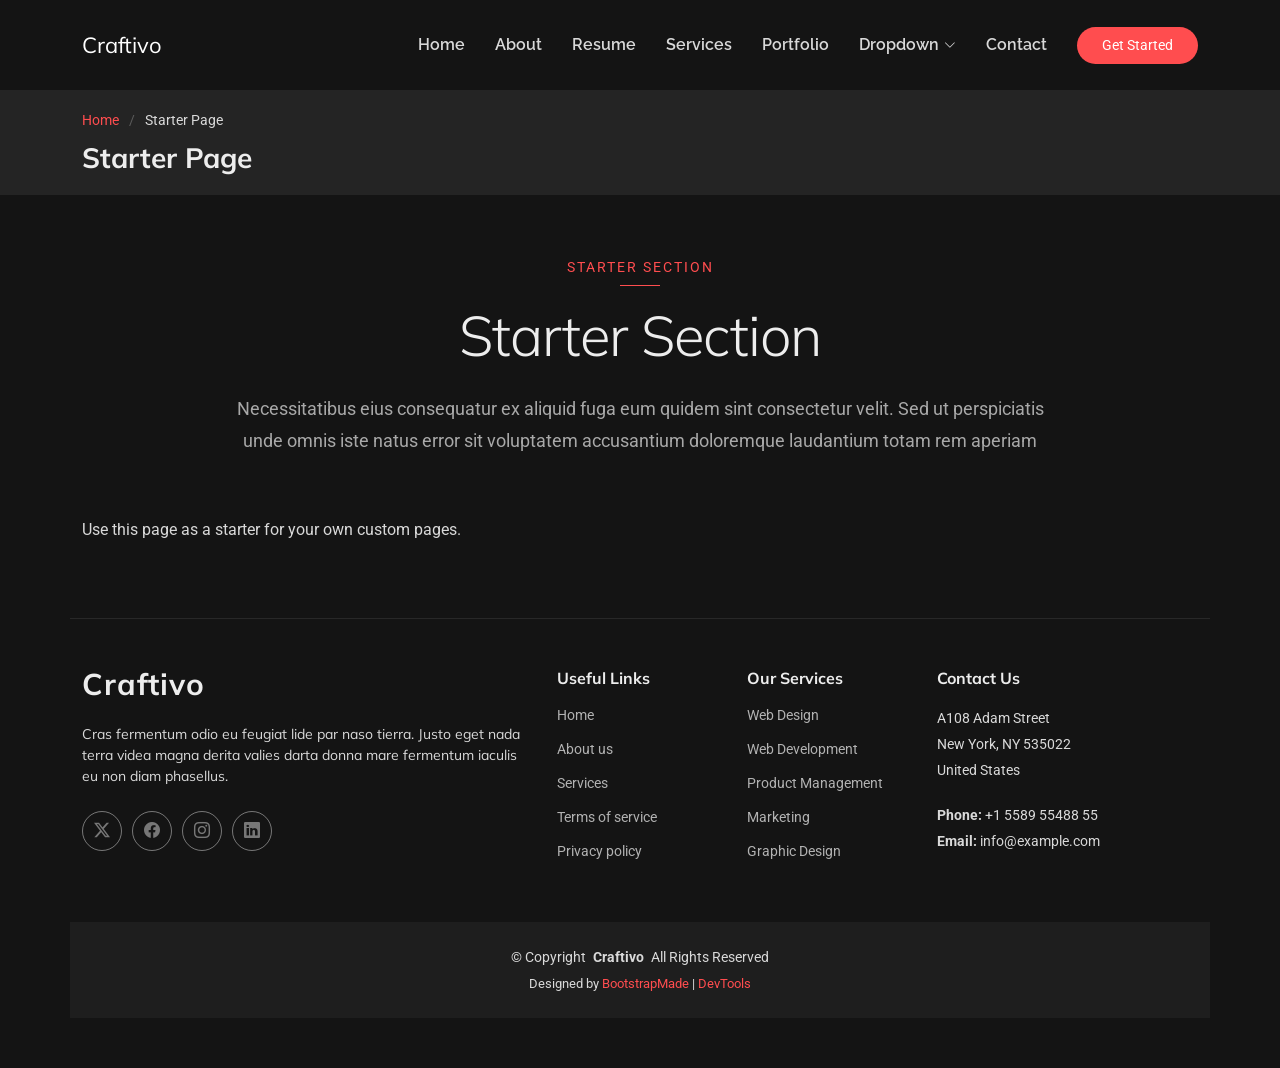
<file: starter-page.html>
<!DOCTYPE html>
<html lang="en">

<head>
  <meta charset="utf-8">
  <meta content="width=device-width, initial-scale=1.0" name="viewport">
  <title>Starter Page - Craftivo Bootstrap Template</title>
  <meta name="description" content="">
  <meta name="keywords" content="">

  <!-- Favicons -->
  <link href="assets/img/favicon.png" rel="icon">
  <link href="assets/img/apple-touch-icon.png" rel="apple-touch-icon">

  <!-- Fonts -->
  <link href="https://fonts.googleapis.com" rel="preconnect">
  <link href="https://fonts.gstatic.com" rel="preconnect" crossorigin>
  <link href="https://fonts.googleapis.com/css2?family=Roboto:ital,wght@0,100;0,300;0,400;0,500;0,700;0,900;1,100;1,300;1,400;1,500;1,700;1,900&family=Raleway:ital,wght@0,100;0,200;0,300;0,400;0,500;0,600;0,700;0,800;0,900;1,100;1,200;1,300;1,400;1,500;1,600;1,700;1,800;1,900&family=Mulish:ital,wght@0,200;0,300;0,400;0,500;0,600;0,700;0,800;0,900;1,200;1,300;1,400;1,500;1,600;1,700;1,800;1,900&display=swap" rel="stylesheet">

  <!-- Vendor CSS Files -->
  <link href="assets/vendor/bootstrap/css/bootstrap.min.css" rel="stylesheet">
  <link href="assets/vendor/bootstrap-icons/bootstrap-icons.css" rel="stylesheet">
  <link href="assets/vendor/aos/aos.css" rel="stylesheet">
  <link href="assets/vendor/glightbox/css/glightbox.min.css" rel="stylesheet">
  <link href="assets/vendor/swiper/swiper-bundle.min.css" rel="stylesheet">

  <!-- Main CSS File -->
  <link href="assets/css/main.css" rel="stylesheet">

  <!-- =======================================================
  * Template Name: Craftivo
  * Template URL: https://bootstrapmade.com/craftivo-bootstrap-portfolio-template/
  * Updated: Oct 04 2025 with Bootstrap v5.3.8
  * Author: BootstrapMade.com
  * License: https://bootstrapmade.com/license/
  ======================================================== -->
</head>

<body class="starter-page-page">

  <header id="header" class="header d-flex align-items-center sticky-top">
    <div class="container-fluid container-xl position-relative d-flex align-items-center">

      <a href="index.html" class="logo d-flex align-items-center me-auto">
        <!-- Uncomment the line below if you also wish to use an image logo -->
        <!-- <img src="assets/img/logo.webp" alt=""> -->
        <h1 class="sitename">Craftivo</h1>
      </a>

      <nav id="navmenu" class="navmenu">
        <ul>
          <li><a href="#hero">Home</a></li>
          <li><a href="#about">About</a></li>
          <li><a href="#resume">Resume</a></li>
          <li><a href="#services">Services</a></li>
          <li><a href="#portfolio">Portfolio</a></li>
          <li class="dropdown"><a href="#"><span>Dropdown</span> <i class="bi bi-chevron-down toggle-dropdown"></i></a>
            <ul>
              <li><a href="#">Dropdown 1</a></li>
              <li class="dropdown"><a href="#"><span>Deep Dropdown</span> <i class="bi bi-chevron-down toggle-dropdown"></i></a>
                <ul>
                  <li><a href="#">Deep Dropdown 1</a></li>
                  <li><a href="#">Deep Dropdown 2</a></li>
                  <li><a href="#">Deep Dropdown 3</a></li>
                  <li><a href="#">Deep Dropdown 4</a></li>
                  <li><a href="#">Deep Dropdown 5</a></li>
                </ul>
              </li>
              <li><a href="#">Dropdown 2</a></li>
              <li><a href="#">Dropdown 3</a></li>
              <li><a href="#">Dropdown 4</a></li>
            </ul>
          </li>
          <li><a href="#contact">Contact</a></li>
        </ul>
        <i class="mobile-nav-toggle d-xl-none bi bi-list"></i>
      </nav>

      <a class="btn-getstarted" href="#about">Get Started</a>

    </div>
  </header>

  <main class="main">

    <!-- Page Title -->
    <div class="page-title light-background">
      <div class="container">
        <nav class="breadcrumbs">
          <ol>
            <li><a href="index.html">Home</a></li>
            <li class="current">Starter Page</li>
          </ol>
        </nav>
        <h1>Starter Page</h1>
      </div>
    </div><!-- End Page Title -->

    <!-- Starter Section Section -->
    <section id="starter-section" class="starter-section section">

      <!-- Section Title -->
      <div class="container section-title" data-aos="fade-up">
        <span class="subtitle">Starter Section</span>
        <h2>Starter Section</h2>
        <p>Necessitatibus eius consequatur ex aliquid fuga eum quidem sint consectetur velit. Sed ut perspiciatis unde omnis iste natus error sit voluptatem accusantium doloremque laudantium totam rem aperiam</p>
      </div><!-- End Section Title -->

      <div class="container" data-aos="fade-up">
        <p>Use this page as a starter for your own custom pages.</p>
      </div>

    </section><!-- /Starter Section Section -->

  </main>

  <footer id="footer" class="footer">

    <div class="container footer-top">
      <div class="row gy-4">
        <div class="col-lg-5 col-md-12 footer-about">
          <a href="index.html" class="logo d-flex align-items-center">
            <span class="sitename">Craftivo</span>
          </a>
          <p>Cras fermentum odio eu feugiat lide par naso tierra. Justo eget nada terra videa magna derita valies darta donna mare fermentum iaculis eu non diam phasellus.</p>
          <div class="social-links d-flex mt-4">
            <a href=""><i class="bi bi-twitter-x"></i></a>
            <a href=""><i class="bi bi-facebook"></i></a>
            <a href=""><i class="bi bi-instagram"></i></a>
            <a href=""><i class="bi bi-linkedin"></i></a>
          </div>
        </div>

        <div class="col-lg-2 col-6 footer-links">
          <h4>Useful Links</h4>
          <ul>
            <li><a href="#">Home</a></li>
            <li><a href="#">About us</a></li>
            <li><a href="#">Services</a></li>
            <li><a href="#">Terms of service</a></li>
            <li><a href="#">Privacy policy</a></li>
          </ul>
        </div>

        <div class="col-lg-2 col-6 footer-links">
          <h4>Our Services</h4>
          <ul>
            <li><a href="#">Web Design</a></li>
            <li><a href="#">Web Development</a></li>
            <li><a href="#">Product Management</a></li>
            <li><a href="#">Marketing</a></li>
            <li><a href="#">Graphic Design</a></li>
          </ul>
        </div>

        <div class="col-lg-3 col-md-12 footer-contact text-center text-md-start">
          <h4>Contact Us</h4>
          <p>A108 Adam Street</p>
          <p>New York, NY 535022</p>
          <p>United States</p>
          <p class="mt-4"><strong>Phone:</strong> <span>+1 5589 55488 55</span></p>
          <p><strong>Email:</strong> <span>info@example.com</span></p>
        </div>

      </div>
    </div>

    <div class="container copyright text-center mt-4">
      <p>© <span>Copyright</span> <strong class="px-1 sitename">Craftivo</strong> <span>All Rights Reserved</span></p>
      <div class="credits">
        <!-- All the links in the footer should remain intact. -->
        <!-- You can delete the links only if you've purchased the pro version. -->
        <!-- Licensing information: https://bootstrapmade.com/license/ -->
        <!-- Purchase the pro version with working PHP/AJAX contact form: [buy-url] -->
        Designed by <a href="https://bootstrapmade.com/">BootstrapMade</a> | <a href="https://bootstrapmade.com/tools/">DevTools</a>
      </div>
    </div>

  </footer>

  <!-- Scroll Top -->
  <a href="#" id="scroll-top" class="scroll-top d-flex align-items-center justify-content-center"><i class="bi bi-arrow-up-short"></i></a>

  <!-- Preloader -->
  <div id="preloader"></div>

  <!-- Vendor JS Files -->
  <script src="assets/vendor/bootstrap/js/bootstrap.bundle.min.js"></script>
  <script src="assets/vendor/php-email-form/validate.js"></script>
  <script src="assets/vendor/aos/aos.js"></script>
  <script src="assets/vendor/typed.js/typed.umd.js"></script>
  <script src="assets/vendor/waypoints/noframework.waypoints.js"></script>
  <script src="assets/vendor/glightbox/js/glightbox.min.js"></script>
  <script src="assets/vendor/imagesloaded/imagesloaded.pkgd.min.js"></script>
  <script src="assets/vendor/isotope-layout/isotope.pkgd.min.js"></script>
  <script src="assets/vendor/swiper/swiper-bundle.min.js"></script>

  <!-- Main JS File -->
  <script src="assets/js/main.js"></script>

</body>

</html>
</file>
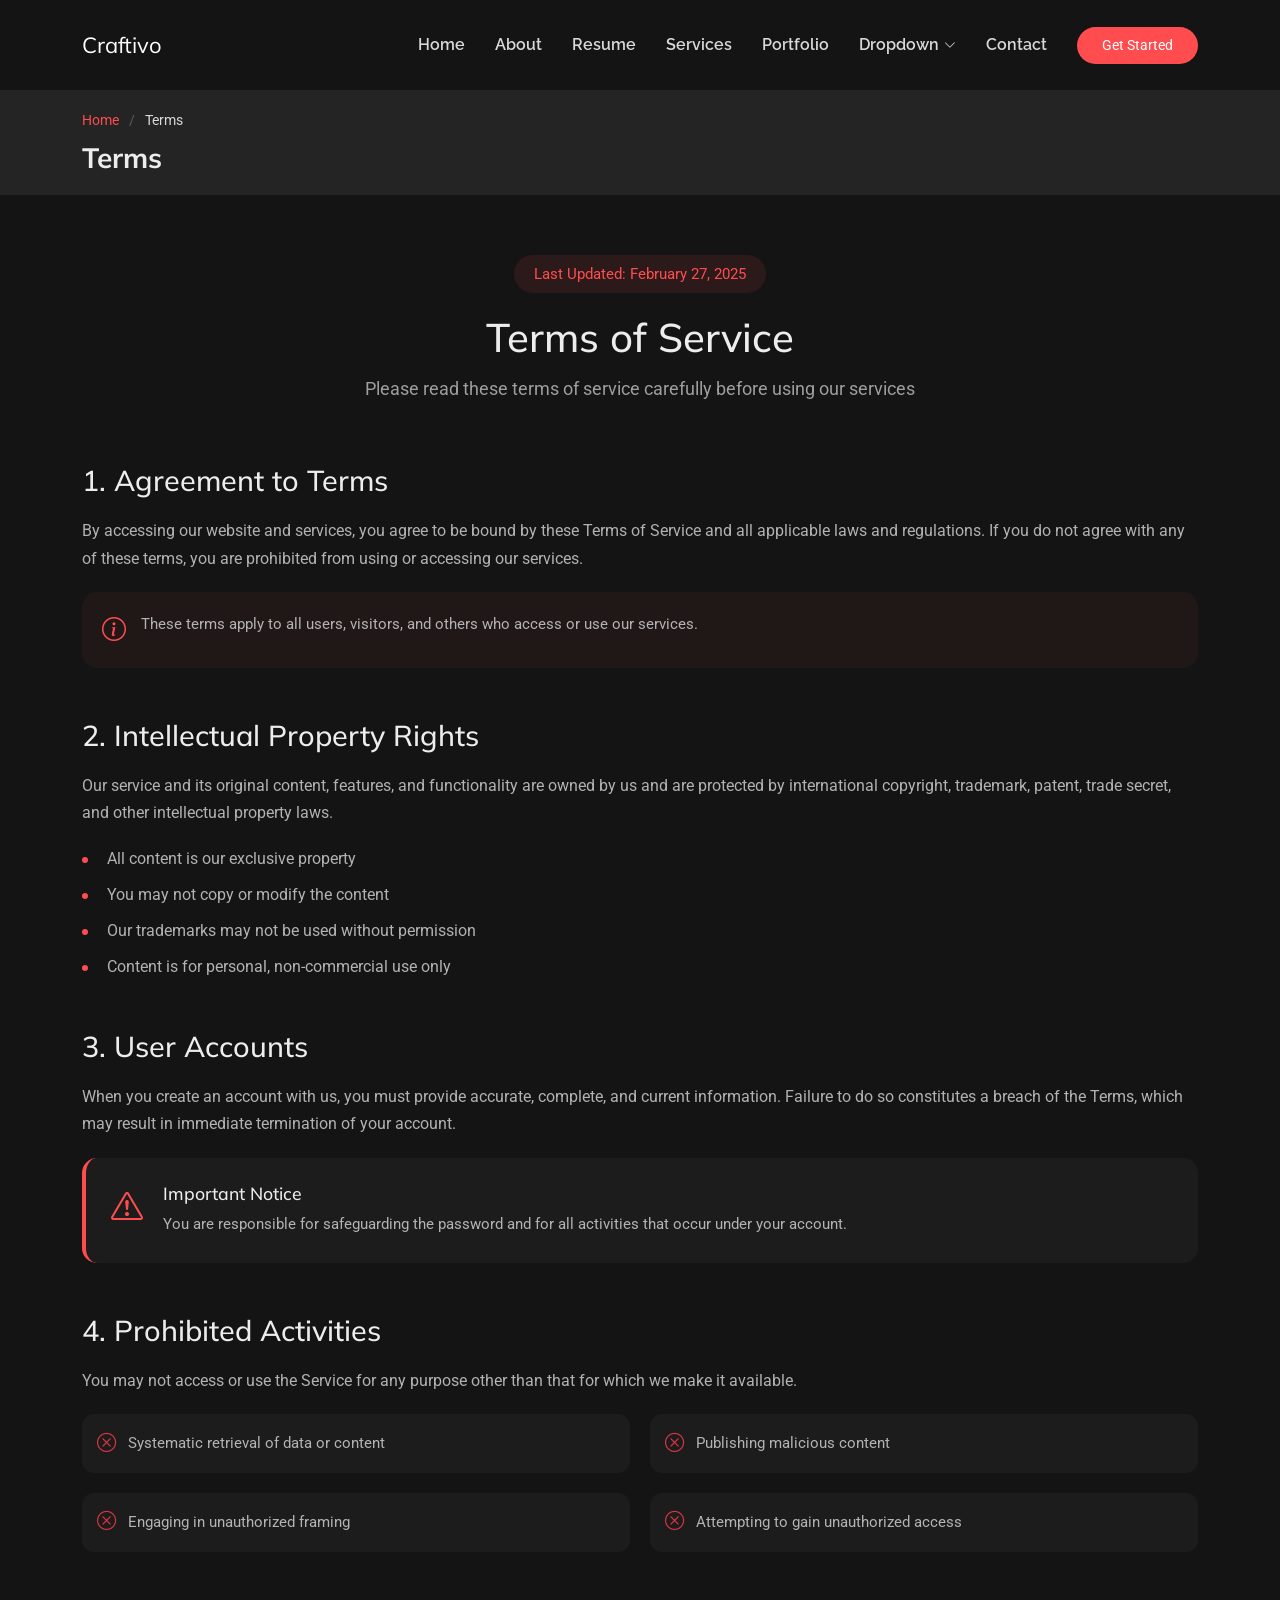
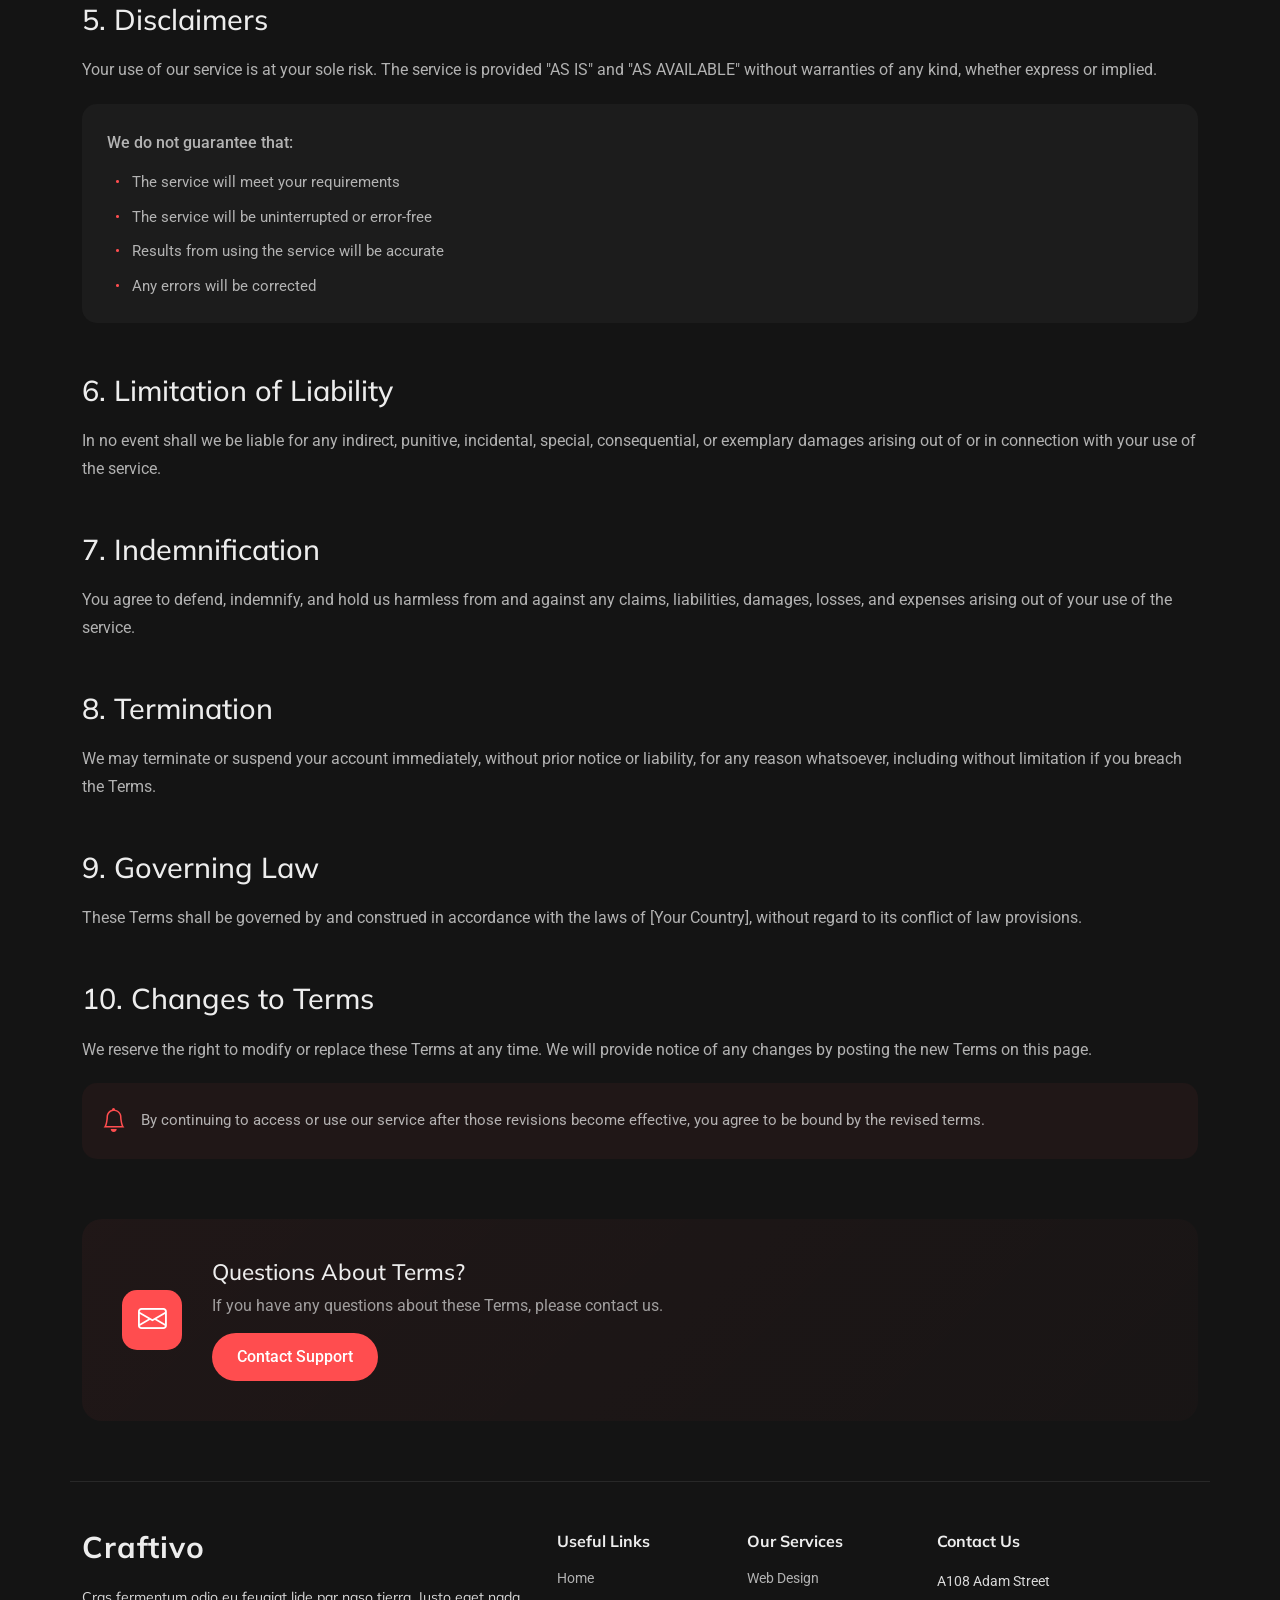
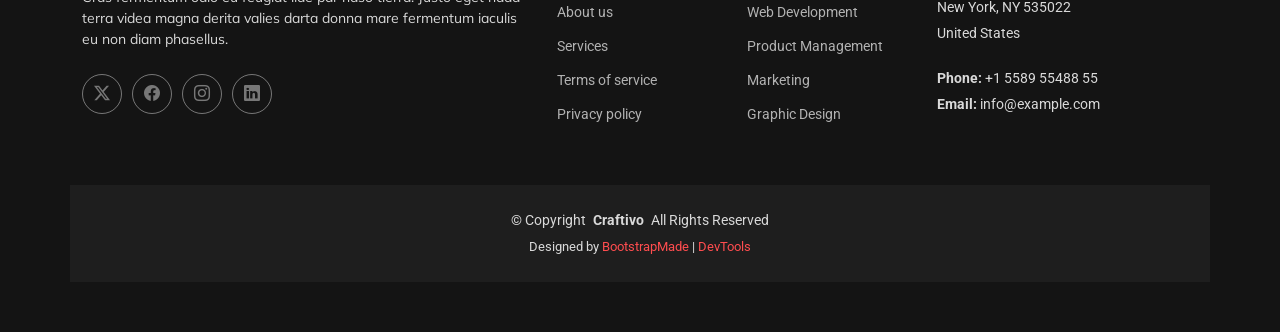
<file: terms.html>
<!DOCTYPE html>
<html lang="en">

<head>
  <meta charset="utf-8">
  <meta content="width=device-width, initial-scale=1.0" name="viewport">
  <title>Terms - Craftivo Bootstrap Template</title>
  <meta name="description" content="">
  <meta name="keywords" content="">

  <!-- Favicons -->
  <link href="assets/img/favicon.png" rel="icon">
  <link href="assets/img/apple-touch-icon.png" rel="apple-touch-icon">

  <!-- Fonts -->
  <link href="https://fonts.googleapis.com" rel="preconnect">
  <link href="https://fonts.gstatic.com" rel="preconnect" crossorigin>
  <link href="https://fonts.googleapis.com/css2?family=Roboto:ital,wght@0,100;0,300;0,400;0,500;0,700;0,900;1,100;1,300;1,400;1,500;1,700;1,900&family=Raleway:ital,wght@0,100;0,200;0,300;0,400;0,500;0,600;0,700;0,800;0,900;1,100;1,200;1,300;1,400;1,500;1,600;1,700;1,800;1,900&family=Mulish:ital,wght@0,200;0,300;0,400;0,500;0,600;0,700;0,800;0,900;1,200;1,300;1,400;1,500;1,600;1,700;1,800;1,900&display=swap" rel="stylesheet">

  <!-- Vendor CSS Files -->
  <link href="assets/vendor/bootstrap/css/bootstrap.min.css" rel="stylesheet">
  <link href="assets/vendor/bootstrap-icons/bootstrap-icons.css" rel="stylesheet">
  <link href="assets/vendor/aos/aos.css" rel="stylesheet">
  <link href="assets/vendor/glightbox/css/glightbox.min.css" rel="stylesheet">
  <link href="assets/vendor/swiper/swiper-bundle.min.css" rel="stylesheet">

  <!-- Main CSS File -->
  <link href="assets/css/main.css" rel="stylesheet">

  <!-- =======================================================
  * Template Name: Craftivo
  * Template URL: https://bootstrapmade.com/craftivo-bootstrap-portfolio-template/
  * Updated: Oct 04 2025 with Bootstrap v5.3.8
  * Author: BootstrapMade.com
  * License: https://bootstrapmade.com/license/
  ======================================================== -->
</head>

<body class="terms-page">

  <header id="header" class="header d-flex align-items-center sticky-top">
    <div class="container-fluid container-xl position-relative d-flex align-items-center">

      <a href="index.html" class="logo d-flex align-items-center me-auto">
        <!-- Uncomment the line below if you also wish to use an image logo -->
        <!-- <img src="assets/img/logo.webp" alt=""> -->
        <h1 class="sitename">Craftivo</h1>
      </a>

      <nav id="navmenu" class="navmenu">
        <ul>
          <li><a href="#hero">Home</a></li>
          <li><a href="#about">About</a></li>
          <li><a href="#resume">Resume</a></li>
          <li><a href="#services">Services</a></li>
          <li><a href="#portfolio">Portfolio</a></li>
          <li class="dropdown"><a href="#"><span>Dropdown</span> <i class="bi bi-chevron-down toggle-dropdown"></i></a>
            <ul>
              <li><a href="#">Dropdown 1</a></li>
              <li class="dropdown"><a href="#"><span>Deep Dropdown</span> <i class="bi bi-chevron-down toggle-dropdown"></i></a>
                <ul>
                  <li><a href="#">Deep Dropdown 1</a></li>
                  <li><a href="#">Deep Dropdown 2</a></li>
                  <li><a href="#">Deep Dropdown 3</a></li>
                  <li><a href="#">Deep Dropdown 4</a></li>
                  <li><a href="#">Deep Dropdown 5</a></li>
                </ul>
              </li>
              <li><a href="#">Dropdown 2</a></li>
              <li><a href="#">Dropdown 3</a></li>
              <li><a href="#">Dropdown 4</a></li>
            </ul>
          </li>
          <li><a href="#contact">Contact</a></li>
        </ul>
        <i class="mobile-nav-toggle d-xl-none bi bi-list"></i>
      </nav>

      <a class="btn-getstarted" href="#about">Get Started</a>

    </div>
  </header>

  <main class="main">

    <!-- Page Title -->
    <div class="page-title light-background">
      <div class="container">
        <nav class="breadcrumbs">
          <ol>
            <li><a href="index.html">Home</a></li>
            <li class="current">Terms</li>
          </ol>
        </nav>
        <h1>Terms</h1>
      </div>
    </div><!-- End Page Title -->

    <!-- Terms Of Service Section -->
    <section id="terms-of-service" class="terms-of-service section">

      <div class="container" data-aos="fade-up">
        <!-- Page Header -->
        <div class="tos-header text-center" data-aos="fade-up">
          <span class="last-updated">Last Updated: February 27, 2025</span>
          <h2>Terms of Service</h2>
          <p>Please read these terms of service carefully before using our services</p>
        </div>

        <!-- Content -->
        <div class="tos-content" data-aos="fade-up" data-aos-delay="200">
          <!-- Agreement Section -->
          <div id="agreement" class="content-section">
            <h3>1. Agreement to Terms</h3>
            <p>By accessing our website and services, you agree to be bound by these Terms of Service and all applicable laws and regulations. If you do not agree with any of these terms, you are prohibited from using or accessing our services.</p>
            <div class="info-box">
              <i class="bi bi-info-circle"></i>
              <p>These terms apply to all users, visitors, and others who access or use our services.</p>
            </div>
          </div>

          <!-- Intellectual Property -->
          <div id="intellectual-property" class="content-section">
            <h3>2. Intellectual Property Rights</h3>
            <p>Our service and its original content, features, and functionality are owned by us and are protected by international copyright, trademark, patent, trade secret, and other intellectual property laws.</p>
            <ul class="list-items">
              <li>All content is our exclusive property</li>
              <li>You may not copy or modify the content</li>
              <li>Our trademarks may not be used without permission</li>
              <li>Content is for personal, non-commercial use only</li>
            </ul>
          </div>

          <!-- User Accounts -->
          <div id="user-accounts" class="content-section">
            <h3>3. User Accounts</h3>
            <p>When you create an account with us, you must provide accurate, complete, and current information. Failure to do so constitutes a breach of the Terms, which may result in immediate termination of your account.</p>
            <div class="alert-box">
              <i class="bi bi-exclamation-triangle"></i>
              <div class="alert-content">
                <h5>Important Notice</h5>
                <p>You are responsible for safeguarding the password and for all activities that occur under your account.</p>
              </div>
            </div>
          </div>

          <!-- Prohibited Activities -->
          <div id="prohibited" class="content-section">
            <h3>4. Prohibited Activities</h3>
            <p>You may not access or use the Service for any purpose other than that for which we make it available.</p>
            <div class="prohibited-list">
              <div class="prohibited-item">
                <i class="bi bi-x-circle"></i>
                <span>Systematic retrieval of data or content</span>
              </div>
              <div class="prohibited-item">
                <i class="bi bi-x-circle"></i>
                <span>Publishing malicious content</span>
              </div>
              <div class="prohibited-item">
                <i class="bi bi-x-circle"></i>
                <span>Engaging in unauthorized framing</span>
              </div>
              <div class="prohibited-item">
                <i class="bi bi-x-circle"></i>
                <span>Attempting to gain unauthorized access</span>
              </div>
            </div>
          </div>

          <!-- Disclaimers -->
          <div id="disclaimer" class="content-section">
            <h3>5. Disclaimers</h3>
            <p>Your use of our service is at your sole risk. The service is provided "AS IS" and "AS AVAILABLE" without warranties of any kind, whether express or implied.</p>
            <div class="disclaimer-box">
              <p>We do not guarantee that:</p>
              <ul>
                <li>The service will meet your requirements</li>
                <li>The service will be uninterrupted or error-free</li>
                <li>Results from using the service will be accurate</li>
                <li>Any errors will be corrected</li>
              </ul>
            </div>
          </div>

          <!-- Limitation of Liability -->
          <div id="limitation" class="content-section">
            <h3>6. Limitation of Liability</h3>
            <p>In no event shall we be liable for any indirect, punitive, incidental, special, consequential, or exemplary damages arising out of or in connection with your use of the service.</p>
          </div>

          <!-- Indemnification -->
          <div id="indemnification" class="content-section">
            <h3>7. Indemnification</h3>
            <p>You agree to defend, indemnify, and hold us harmless from and against any claims, liabilities, damages, losses, and expenses arising out of your use of the service.</p>
          </div>

          <!-- Termination -->
          <div id="termination" class="content-section">
            <h3>8. Termination</h3>
            <p>We may terminate or suspend your account immediately, without prior notice or liability, for any reason whatsoever, including without limitation if you breach the Terms.</p>
          </div>

          <!-- Governing Law -->
          <div id="governing-law" class="content-section">
            <h3>9. Governing Law</h3>
            <p>These Terms shall be governed by and construed in accordance with the laws of [Your Country], without regard to its conflict of law provisions.</p>
          </div>

          <!-- Changes -->
          <div id="changes" class="content-section">
            <h3>10. Changes to Terms</h3>
            <p>We reserve the right to modify or replace these Terms at any time. We will provide notice of any changes by posting the new Terms on this page.</p>
            <div class="notice-box">
              <i class="bi bi-bell"></i>
              <p>By continuing to access or use our service after those revisions become effective, you agree to be bound by the revised terms.</p>
            </div>
          </div>
        </div>

        <!-- Contact Section -->
        <div class="tos-contact" data-aos="fade-up" data-aos-delay="300">
          <div class="contact-box">
            <div class="contact-icon">
              <i class="bi bi-envelope"></i>
            </div>
            <div class="contact-content">
              <h4>Questions About Terms?</h4>
              <p>If you have any questions about these Terms, please contact us.</p>
              <a href="#" class="contact-link">Contact Support</a>
            </div>
          </div>
        </div>
      </div>

    </section><!-- /Terms Of Service Section -->

  </main>

  <footer id="footer" class="footer">

    <div class="container footer-top">
      <div class="row gy-4">
        <div class="col-lg-5 col-md-12 footer-about">
          <a href="index.html" class="logo d-flex align-items-center">
            <span class="sitename">Craftivo</span>
          </a>
          <p>Cras fermentum odio eu feugiat lide par naso tierra. Justo eget nada terra videa magna derita valies darta donna mare fermentum iaculis eu non diam phasellus.</p>
          <div class="social-links d-flex mt-4">
            <a href=""><i class="bi bi-twitter-x"></i></a>
            <a href=""><i class="bi bi-facebook"></i></a>
            <a href=""><i class="bi bi-instagram"></i></a>
            <a href=""><i class="bi bi-linkedin"></i></a>
          </div>
        </div>

        <div class="col-lg-2 col-6 footer-links">
          <h4>Useful Links</h4>
          <ul>
            <li><a href="#">Home</a></li>
            <li><a href="#">About us</a></li>
            <li><a href="#">Services</a></li>
            <li><a href="#">Terms of service</a></li>
            <li><a href="#">Privacy policy</a></li>
          </ul>
        </div>

        <div class="col-lg-2 col-6 footer-links">
          <h4>Our Services</h4>
          <ul>
            <li><a href="#">Web Design</a></li>
            <li><a href="#">Web Development</a></li>
            <li><a href="#">Product Management</a></li>
            <li><a href="#">Marketing</a></li>
            <li><a href="#">Graphic Design</a></li>
          </ul>
        </div>

        <div class="col-lg-3 col-md-12 footer-contact text-center text-md-start">
          <h4>Contact Us</h4>
          <p>A108 Adam Street</p>
          <p>New York, NY 535022</p>
          <p>United States</p>
          <p class="mt-4"><strong>Phone:</strong> <span>+1 5589 55488 55</span></p>
          <p><strong>Email:</strong> <span>info@example.com</span></p>
        </div>

      </div>
    </div>

    <div class="container copyright text-center mt-4">
      <p>© <span>Copyright</span> <strong class="px-1 sitename">Craftivo</strong> <span>All Rights Reserved</span></p>
      <div class="credits">
        <!-- All the links in the footer should remain intact. -->
        <!-- You can delete the links only if you've purchased the pro version. -->
        <!-- Licensing information: https://bootstrapmade.com/license/ -->
        <!-- Purchase the pro version with working PHP/AJAX contact form: [buy-url] -->
        Designed by <a href="https://bootstrapmade.com/">BootstrapMade</a> | <a href="https://bootstrapmade.com/tools/">DevTools</a>
      </div>
    </div>

  </footer>

  <!-- Scroll Top -->
  <a href="#" id="scroll-top" class="scroll-top d-flex align-items-center justify-content-center"><i class="bi bi-arrow-up-short"></i></a>

  <!-- Preloader -->
  <div id="preloader"></div>

  <!-- Vendor JS Files -->
  <script src="assets/vendor/bootstrap/js/bootstrap.bundle.min.js"></script>
  <script src="assets/vendor/php-email-form/validate.js"></script>
  <script src="assets/vendor/aos/aos.js"></script>
  <script src="assets/vendor/typed.js/typed.umd.js"></script>
  <script src="assets/vendor/waypoints/noframework.waypoints.js"></script>
  <script src="assets/vendor/glightbox/js/glightbox.min.js"></script>
  <script src="assets/vendor/imagesloaded/imagesloaded.pkgd.min.js"></script>
  <script src="assets/vendor/isotope-layout/isotope.pkgd.min.js"></script>
  <script src="assets/vendor/swiper/swiper-bundle.min.js"></script>

  <!-- Main JS File -->
  <script src="assets/js/main.js"></script>

</body>

</html>
</file>
<file: assets/css/main.css>
/**
* Template Name: Craftivo
* Template URL: https://bootstrapmade.com/craftivo-bootstrap-portfolio-template/
* Updated: Oct 04 2025 with Bootstrap v5.3.8
* Author: BootstrapMade.com
* License: https://bootstrapmade.com/license/
*/

@charset "UTF-8";

/*--------------------------------------------------------------
# Font & Color Variables
# Help: https://bootstrapmade.com/color-system/
--------------------------------------------------------------*/
/* Fonts */
:root {
  --default-font: "Roboto",  system-ui, -apple-system, "Segoe UI", Roboto, "Helvetica Neue", Arial, "Noto Sans", "Liberation Sans", sans-serif, "Apple Color Emoji", "Segoe UI Emoji", "Segoe UI Symbol", "Noto Color Emoji";
  --heading-font: "Mulish",  sans-serif;
  --nav-font: "Raleway",  sans-serif;
}

/* Global Colors - The following color variables are used throughout the website. Updating them here will change the color scheme of the entire website */
:root { 
  --background-color: #141414; /* Background color for the entire website, including individual sections */
  --default-color: #d9d9d9; /* Default color used for the majority of the text content across the entire website */
  --heading-color: #ededed; /* Color for headings, subheadings and title throughout the website */
  --accent-color: #ff4d4f; /* Accent color that represents your brand on the website. It's used for buttons, links, and other elements that need to stand out */
  --surface-color: #1c1c1c; /* The surface color is used as a background of boxed elements within sections, such as cards, icon boxes, or other elements that require a visual separation from the global background. */
  --contrast-color: #ffffff; /* Contrast color for text, ensuring readability against backgrounds of accent, heading, or default colors. */
}

/* Nav Menu Colors - The following color variables are used specifically for the navigation menu. They are separate from the global colors to allow for more customization options */
:root {
  --nav-color: #d9d9d9;  /* The default color of the main navmenu links */
  --nav-hover-color: #ff4d4f; /* Applied to main navmenu links when they are hovered over or active */
  --nav-mobile-background-color: #2e2e2e; /* Used as the background color for mobile navigation menu */
  --nav-dropdown-background-color: #2e2e2e; /* Used as the background color for dropdown items that appear when hovering over primary navigation items */
  --nav-dropdown-color: #d9d9d9; /* Used for navigation links of the dropdown items in the navigation menu. */
  --nav-dropdown-hover-color: #ff4d4f; /* Similar to --nav-hover-color, this color is applied to dropdown navigation links when they are hovered over. */
}

/* Color Presets - These classes override global colors when applied to any section or element, providing reuse of the sam color scheme. */

.light-background {
  --background-color: rgba(41, 41, 41, 0.8);
  --surface-color: #484848;
}

.dark-background {
  --background-color: #060606;
  --default-color: #ffffff;
  --heading-color: #ffffff;
  --surface-color: #252525;
  --contrast-color: #ffffff;
}

/* Smooth scroll */
:root {
  scroll-behavior: smooth;
}

/*--------------------------------------------------------------
# General Styling & Shared Classes
--------------------------------------------------------------*/
body {
  color: var(--default-color);
  background-color: var(--background-color);
  font-family: var(--default-font);
}

a {
  color: var(--accent-color);
  text-decoration: none;
  transition: 0.3s;
}

a:hover {
  color: color-mix(in srgb, var(--accent-color), transparent 25%);
  text-decoration: none;
}

h1,
h2,
h3,
h4,
h5,
h6 {
  color: var(--heading-color);
  font-family: var(--heading-font);
}

/* PHP Email Form Messages
------------------------------*/
.php-email-form .error-message {
  display: none;
  background: #df1529;
  color: #ffffff;
  text-align: left;
  padding: 15px;
  margin-bottom: 24px;
  font-weight: 600;
}

.php-email-form .sent-message {
  display: none;
  color: #ffffff;
  background: #059652;
  text-align: center;
  padding: 15px;
  margin-bottom: 24px;
  font-weight: 600;
}

.php-email-form .loading {
  display: none;
  background: var(--surface-color);
  text-align: center;
  padding: 15px;
  margin-bottom: 24px;
}

.php-email-form .loading:before {
  content: "";
  display: inline-block;
  border-radius: 50%;
  width: 24px;
  height: 24px;
  margin: 0 10px -6px 0;
  border: 3px solid var(--accent-color);
  border-top-color: var(--surface-color);
  animation: php-email-form-loading 1s linear infinite;
}

@keyframes php-email-form-loading {
  0% {
    transform: rotate(0deg);
  }

  100% {
    transform: rotate(360deg);
  }
}

/*--------------------------------------------------------------
# Global Header
--------------------------------------------------------------*/
.header {
  --heading-color: #ffffff;
  color: var(--default-color);
  background-color: var(--background-color);
  padding: 15px 0;
  transition: all 0.5s;
  z-index: 997;
}

.header .logo {
  line-height: 1;
}

.header .logo img {
  max-height: 36px;
  margin-right: 8px;
}

.header .logo h1 {
  font-size: 30px;
  margin: 0;
  font-weight: 400;
  color: var(--heading-color);
}

.header .btn-getstarted,
.header .btn-getstarted:focus {
  color: var(--contrast-color);
  background: var(--accent-color);
  font-size: 14px;
  padding: 8px 25px;
  margin: 0 0 0 30px;
  border-radius: 50px;
  transition: 0.3s;
}

.header .btn-getstarted:hover,
.header .btn-getstarted:focus:hover {
  color: var(--contrast-color);
  background: color-mix(in srgb, var(--accent-color), transparent 15%);
}

@media (max-width: 1200px) {
  .header .logo {
    order: 1;
  }

  .header .btn-getstarted {
    order: 2;
    margin: 0 15px 0 0;
    padding: 6px 15px;
  }

  .header .navmenu {
    order: 3;
  }
}

.scrolled .header {
  box-shadow: 0px 0 18px rgba(0, 0, 0, 0.1);
}

/* Global Header on Scroll
------------------------------*/
.scrolled .header {
  --background-color: rgba(20, 20, 20, 0.8);
}

/* Index Page Header
------------------------------*/
.index-page .header {
  --background-color: rgba(255, 255, 255, 0);
}

/* Index Page Header on Scroll
------------------------------*/
.index-page.scrolled .header {
  --background-color: rgba(20, 20, 20, 0.8);
}

/*--------------------------------------------------------------
# Navigation Menu
--------------------------------------------------------------*/
/* Navmenu - Desktop */
@media (min-width: 1200px) {
  .navmenu {
    padding: 0;
  }

  .navmenu ul {
    margin: 0;
    padding: 0;
    display: flex;
    list-style: none;
    align-items: center;
  }

  .navmenu li {
    position: relative;
  }

  .navmenu a,
  .navmenu a:focus {
    color: var(--nav-color);
    padding: 18px 15px;
    font-size: 16px;
    font-family: var(--nav-font);
    font-weight: 600;
    display: flex;
    align-items: center;
    justify-content: space-between;
    white-space: nowrap;
    transition: 0.3s;
  }

  .navmenu a i,
  .navmenu a:focus i {
    font-size: 12px;
    line-height: 0;
    margin-left: 5px;
    transition: 0.3s;
  }

  .navmenu li:last-child a {
    padding-right: 0;
  }

  .navmenu li:hover>a,
  .navmenu .active,
  .navmenu .active:focus {
    color: var(--nav-hover-color);
  }

  .navmenu .dropdown ul {
    margin: 0;
    padding: 10px 0;
    background: var(--nav-dropdown-background-color);
    display: block;
    position: absolute;
    visibility: hidden;
    left: 14px;
    top: 130%;
    opacity: 0;
    transition: 0.3s;
    border-radius: 4px;
    z-index: 99;
    box-shadow: 0px 0px 30px rgba(0, 0, 0, 0.1);
  }

  .navmenu .dropdown ul li {
    min-width: 200px;
  }

  .navmenu .dropdown ul a {
    padding: 10px 20px;
    font-size: 15px;
    text-transform: none;
    color: var(--nav-dropdown-color);
  }

  .navmenu .dropdown ul a i {
    font-size: 12px;
  }

  .navmenu .dropdown ul a:hover,
  .navmenu .dropdown ul .active:hover,
  .navmenu .dropdown ul li:hover>a {
    color: var(--nav-dropdown-hover-color);
  }

  .navmenu .dropdown:hover>ul {
    opacity: 1;
    top: 100%;
    visibility: visible;
  }

  .navmenu .dropdown .dropdown ul {
    top: 0;
    left: -90%;
    visibility: hidden;
  }

  .navmenu .dropdown .dropdown:hover>ul {
    opacity: 1;
    top: 0;
    left: -100%;
    visibility: visible;
  }
}

/* Navmenu - Mobile */
@media (max-width: 1199px) {
  .mobile-nav-toggle {
    color: var(--nav-color);
    font-size: 28px;
    line-height: 0;
    margin-right: 10px;
    cursor: pointer;
    transition: color 0.3s;
  }

  .navmenu {
    padding: 0;
    z-index: 9997;
  }

  .navmenu ul {
    display: none;
    list-style: none;
    position: absolute;
    inset: 60px 20px 20px 20px;
    padding: 10px 0;
    margin: 0;
    border-radius: 6px;
    background-color: var(--nav-mobile-background-color);
    overflow-y: auto;
    transition: 0.3s;
    z-index: 9998;
    box-shadow: 0px 0px 30px rgba(0, 0, 0, 0.1);
  }

  .navmenu a,
  .navmenu a:focus {
    color: var(--nav-dropdown-color);
    padding: 10px 20px;
    font-family: var(--nav-font);
    font-size: 17px;
    font-weight: 500;
    display: flex;
    align-items: center;
    justify-content: space-between;
    white-space: nowrap;
    transition: 0.3s;
  }

  .navmenu a i,
  .navmenu a:focus i {
    font-size: 12px;
    line-height: 0;
    margin-left: 5px;
    width: 30px;
    height: 30px;
    display: flex;
    align-items: center;
    justify-content: center;
    border-radius: 50%;
    transition: 0.3s;
    background-color: color-mix(in srgb, var(--accent-color), transparent 90%);
  }

  .navmenu a i:hover,
  .navmenu a:focus i:hover {
    background-color: var(--accent-color);
    color: var(--contrast-color);
  }

  .navmenu a:hover,
  .navmenu .active,
  .navmenu .active:focus {
    color: var(--nav-dropdown-hover-color);
  }

  .navmenu .active i,
  .navmenu .active:focus i {
    background-color: var(--accent-color);
    color: var(--contrast-color);
    transform: rotate(180deg);
  }

  .navmenu .dropdown ul {
    position: static;
    display: none;
    z-index: 99;
    padding: 10px 0;
    margin: 10px 20px;
    background-color: var(--nav-dropdown-background-color);
    border: 1px solid color-mix(in srgb, var(--default-color), transparent 90%);
    box-shadow: none;
    transition: all 0.5s ease-in-out;
  }

  .navmenu .dropdown ul ul {
    background-color: rgba(33, 37, 41, 0.1);
  }

  .navmenu .dropdown>.dropdown-active {
    display: block;
    background-color: rgba(33, 37, 41, 0.03);
  }

  .mobile-nav-active {
    overflow: hidden;
  }

  .mobile-nav-active .mobile-nav-toggle {
    color: #fff;
    position: absolute;
    font-size: 32px;
    top: 15px;
    right: 15px;
    margin-right: 0;
    z-index: 9999;
  }

  .mobile-nav-active .navmenu {
    position: fixed;
    overflow: hidden;
    inset: 0;
    background: rgba(33, 37, 41, 0.8);
    transition: 0.3s;
  }

  .mobile-nav-active .navmenu>ul {
    display: block;
  }
}

/*--------------------------------------------------------------
# Global Footer
--------------------------------------------------------------*/
.footer {
  color: var(--default-color);
  background-color: var(--background-color);
  font-size: 14px;
  padding-bottom: 50px;
  position: relative;
}

.footer .footer-top {
  padding-top: 50px;
  border-top: 1px solid color-mix(in srgb, var(--default-color), transparent 90%);
}

.footer .footer-about .logo {
  line-height: 1;
  margin-bottom: 25px;
}

.footer .footer-about .logo img {
  max-height: 40px;
  margin-right: 6px;
}

.footer .footer-about .logo span {
  color: var(--heading-color);
  font-size: 30px;
  font-weight: 700;
  letter-spacing: 1px;
  font-family: var(--heading-font);
}

.footer .footer-about p {
  font-size: 14px;
  font-family: var(--heading-font);
}

.footer .social-links a {
  display: flex;
  align-items: center;
  justify-content: center;
  width: 40px;
  height: 40px;
  border-radius: 50%;
  border: 1px solid color-mix(in srgb, var(--default-color), transparent 50%);
  font-size: 16px;
  color: color-mix(in srgb, var(--default-color), transparent 50%);
  margin-right: 10px;
  transition: 0.3s;
}

.footer .social-links a:hover {
  color: var(--accent-color);
  border-color: var(--accent-color);
}

.footer h4 {
  font-size: 16px;
  font-weight: bold;
  position: relative;
  padding-bottom: 12px;
}

.footer .footer-links {
  margin-bottom: 30px;
}

.footer .footer-links ul {
  list-style: none;
  padding: 0;
  margin: 0;
}

.footer .footer-links ul i {
  padding-right: 2px;
  font-size: 12px;
  line-height: 0;
}

.footer .footer-links ul li {
  padding: 10px 0;
  display: flex;
  align-items: center;
}

.footer .footer-links ul li:first-child {
  padding-top: 0;
}

.footer .footer-links ul a {
  color: color-mix(in srgb, var(--default-color), transparent 20%);
  display: inline-block;
  line-height: 1;
}

.footer .footer-links ul a:hover {
  color: var(--accent-color);
}

.footer .footer-contact p {
  margin-bottom: 5px;
}

.footer .copyright {
  padding-top: 25px;
  padding-bottom: 25px;
  background-color: color-mix(in srgb, var(--default-color), transparent 95%);
}

.footer .copyright p {
  margin-bottom: 0;
}

.footer .credits {
  margin-top: 6px;
  font-size: 13px;
}

/*--------------------------------------------------------------
# Preloader
--------------------------------------------------------------*/
#preloader {
  position: fixed;
  inset: 0;
  z-index: 999999;
  overflow: hidden;
  background: var(--background-color);
  transition: all 0.6s ease-out;
}

#preloader:before {
  content: "";
  position: fixed;
  top: calc(50% - 30px);
  left: calc(50% - 30px);
  border: 6px solid #ffffff;
  border-color: var(--accent-color) transparent var(--accent-color) transparent;
  border-radius: 50%;
  width: 60px;
  height: 60px;
  animation: animate-preloader 1.5s linear infinite;
}

@keyframes animate-preloader {
  0% {
    transform: rotate(0deg);
  }

  100% {
    transform: rotate(360deg);
  }
}

/*--------------------------------------------------------------
# Scroll Top Button
--------------------------------------------------------------*/
.scroll-top {
  position: fixed;
  visibility: hidden;
  opacity: 0;
  right: 15px;
  bottom: 15px;
  z-index: 99999;
  background-color: var(--accent-color);
  width: 40px;
  height: 40px;
  border-radius: 4px;
  transition: all 0.4s;
}

.scroll-top i {
  font-size: 24px;
  color: var(--contrast-color);
  line-height: 0;
}

.scroll-top:hover {
  background-color: color-mix(in srgb, var(--accent-color), transparent 20%);
  color: var(--contrast-color);
}

.scroll-top.active {
  visibility: visible;
  opacity: 1;
}

/*--------------------------------------------------------------
# Disable aos animation delay on mobile devices
--------------------------------------------------------------*/
@media screen and (max-width: 768px) {
  [data-aos-delay] {
    transition-delay: 0 !important;
  }
}

/*--------------------------------------------------------------
# Global Page Titles & Breadcrumbs
--------------------------------------------------------------*/
.page-title {
  color: var(--default-color);
  background-color: var(--background-color);
  padding: 20px 0;
  position: relative;
}

.page-title h1 {
  font-size: 28px;
  font-weight: 700;
  margin: 0;
}

.page-title .breadcrumbs ol {
  display: flex;
  flex-wrap: wrap;
  list-style: none;
  padding: 0 0 10px 0;
  margin: 0;
  font-size: 14px;
  font-weight: 400;
}

.page-title .breadcrumbs ol li+li {
  padding-left: 10px;
}

.page-title .breadcrumbs ol li+li::before {
  content: "/";
  display: inline-block;
  padding-right: 10px;
  color: color-mix(in srgb, var(--default-color), transparent 70%);
}

/*--------------------------------------------------------------
# Global Sections
--------------------------------------------------------------*/
section,
.section {
  color: var(--default-color);
  background-color: var(--background-color);
  padding: 60px 0;
  scroll-margin-top: 90px;
  overflow: clip;
}

@media (max-width: 1199px) {

  section,
  .section {
    scroll-margin-top: 66px;
  }
}

/*--------------------------------------------------------------
# Global Section Titles
--------------------------------------------------------------*/
.section-title {
  text-align: center;
  padding-bottom: 60px;
  position: relative;
}

.section-title h2 {
  font-size: 3.5rem;
  font-weight: 300;
  line-height: 1.2;
  color: var(--heading-color);
  margin-bottom: 1.5rem;
  letter-spacing: -1px;
}

@media (max-width: 768px) {
  .section-title h2 {
    font-size: 2.5rem;
  }
}

.section-title .subtitle {
  display: inline-block;
  font-size: 0.875rem;
  font-weight: 400;
  color: var(--accent-color);
  text-transform: uppercase;
  letter-spacing: 2px;
  margin-bottom: 1.5rem;
  position: relative;
}

.section-title .subtitle::after {
  content: "";
  position: absolute;
  bottom: -8px;
  left: 50%;
  transform: translateX(-50%);
  width: 40px;
  height: 1px;
  background: var(--accent-color);
}

.section-title p {
  font-size: 1.125rem;
  line-height: 1.8;
  color: color-mix(in srgb, var(--default-color), transparent 25%);
  max-width: 900px;
  margin: 0 auto;
  text-wrap: balance;
}

/*--------------------------------------------------------------
# Hero Section
--------------------------------------------------------------*/
.hero {
  padding-top: 80px;
  min-height: 100vh;
  position: relative;
  display: flex;
  align-items: center;
  justify-content: center;
  overflow: hidden;
  padding-bottom: 80px;
}

.hero img {
  position: absolute;
  inset: 0;
  display: block;
  width: 100%;
  height: 100%;
  object-fit: cover;
  object-position: right center;
  z-index: 1;
}

.hero:before {
  content: "";
  background: linear-gradient(
    90deg,
    rgba(8, 8, 10, 0.78) 0%,
    rgba(8, 8, 10, 0.58) 46%,
    rgba(8, 8, 10, 0.22) 100%
  );
  position: absolute;
  inset: 0;
  z-index: 2;
  border-radius: 0;
}

.hero .container {
  position: relative;
  z-index: 3;
}

.hero .hero-content {
  text-align: left;
}

.hero .hero-content .hero-tagline {
  margin-left: 0;
  margin-right: 0;
}

.hero .hero-content .hero-actions,
.hero .hero-content .social-links {
  justify-content: flex-start;
}

.hero h2 {
  margin: 0;
  font-size: 48px;
  font-weight: 700;
}

.hero p {
  margin: 10px 0 0 0;
  font-size: 24px;
  color: color-mix(in srgb, var(--default-color), transparent 20%);
}

.hero p span {
  color: var(--accent-color);
  letter-spacing: 1px;
  border-bottom: 2px solid var(--accent-color);
}

.hero .social-links {
  margin-top: 30px;
  display: flex;
  justify-content: center;
  gap: 15px;
}

.hero .social-links a {
  display: flex;
  align-items: center;
  justify-content: center;
  width: 50px;
  height: 50px;
  border-radius: 50%;
  background: color-mix(in srgb, var(--default-color), transparent 92%);
  color: var(--default-color);
  font-size: 20px;
  transition: 0.3s;
}

.hero .social-links a:hover {
  background: var(--accent-color);
  color: var(--contrast-color);
  transform: translateY(-3px);
}

@media (max-width: 991px) {
  .hero .hero-content {
    text-align: center;
  }

  .hero .hero-content .hero-actions,
  .hero .hero-content .social-links {
    justify-content: center;
  }

  .hero .hero-content .hero-tagline {
    margin-left: auto;
    margin-right: auto;
  }

  .hero img {
    object-position: 72% 18%;
  }

  .hero:before {
    background: linear-gradient(
      180deg,
      rgba(8, 8, 10, 0.72) 0%,
      rgba(8, 8, 10, 0.55) 45%,
      rgba(8, 8, 10, 0.78) 100%
    );
  }
}

@media (max-width: 768px) {
  .hero h2 {
    font-size: 32px;
  }

  .hero p {
    font-size: 20px;
  }
}

/*--------------------------------------------------------------
# About Section
--------------------------------------------------------------*/
.about {
  overflow: hidden;
  position: relative;
}

.about::before {
  content: "";
  position: absolute;
  top: -50%;
  right: -20%;
  width: 800px;
  height: 800px;
  background: radial-gradient(circle, color-mix(in srgb, var(--accent-color), transparent 85%) 0%, transparent 70%);
  border-radius: 50%;
  z-index: 0;
  pointer-events: none;
}

.about .container {
  position: relative;
  z-index: 1;
}

.about .profile-card {
  background: var(--surface-color);
  border-radius: 24px;
  padding: 40px;
  box-shadow: 0 8px 30px rgba(0, 0, 0, 0.08);
  position: sticky;
  top: 100px;
}

.about .profile-card .profile-header {
  text-align: center;
  padding-bottom: 30px;
  border-bottom: 1px solid color-mix(in srgb, var(--default-color), transparent 90%);
}

.about .profile-card .profile-header .profile-avatar {
  width: 140px;
  height: 140px;
  margin: 0 auto 24px;
  position: relative;
  border-radius: 50%;
  padding: 6px;
  background: linear-gradient(135deg, var(--accent-color), color-mix(in srgb, var(--accent-color), #ff6b9d 50%));
}

.about .profile-card .profile-header .profile-avatar img {
  width: 100%;
  height: 100%;
  object-fit: cover;
  border-radius: 50%;
  border: 4px solid var(--surface-color);
}

.about .profile-card .profile-header .profile-avatar .status-indicator {
  position: absolute;
  bottom: 8px;
  right: 8px;
  width: 24px;
  height: 24px;
  background: #10b981;
  border: 4px solid var(--surface-color);
  border-radius: 50%;
  animation: pulse 2s infinite;
}

.about .profile-card .profile-header h3 {
  font-size: 24px;
  font-weight: 700;
  margin-bottom: 8px;
  color: var(--heading-color);
}

.about .profile-card .profile-header .role {
  display: inline-block;
  font-size: 15px;
  color: var(--accent-color);
  font-weight: 500;
  margin-bottom: 16px;
}

.about .profile-card .profile-header .rating {
  display: flex;
  align-items: center;
  justify-content: center;
  gap: 4px;
  margin-top: 12px;
}

.about .profile-card .profile-header .rating i {
  color: #fbbf24;
  font-size: 16px;
}

.about .profile-card .profile-header .rating span {
  margin-left: 8px;
  font-weight: 600;
  color: var(--default-color);
  font-size: 15px;
}

.about .profile-card .profile-stats {
  display: grid;
  grid-template-columns: repeat(3, 1fr);
  gap: 20px;
  padding: 30px 0;
  border-bottom: 1px solid color-mix(in srgb, var(--default-color), transparent 90%);
}

.about .profile-card .profile-stats .stat-item {
  text-align: center;
}

.about .profile-card .profile-stats .stat-item h4 {
  font-size: 28px;
  font-weight: 700;
  color: var(--accent-color);
  margin-bottom: 6px;
}

.about .profile-card .profile-stats .stat-item p {
  font-size: 13px;
  color: color-mix(in srgb, var(--default-color), transparent 30%);
  text-transform: uppercase;
  letter-spacing: 0.5px;
  margin: 0;
}

.about .profile-card .profile-actions {
  display: flex;
  flex-direction: column;
  gap: 12px;
  padding: 30px 0;
  border-bottom: 1px solid color-mix(in srgb, var(--default-color), transparent 90%);
}

.about .profile-card .profile-actions a {
  display: flex;
  align-items: center;
  justify-content: center;
  gap: 10px;
  padding: 14px 24px;
  border-radius: 12px;
  font-weight: 600;
  font-size: 15px;
  text-decoration: none;
  transition: all 0.3s ease;
}

.about .profile-card .profile-actions a.btn-primary {
  background: var(--accent-color);
  color: var(--contrast-color);
}

.about .profile-card .profile-actions a.btn-primary:hover {
  background: color-mix(in srgb, var(--accent-color), #000 15%);
  transform: translateY(-2px);
  box-shadow: 0 6px 20px rgba(0, 0, 0, 0.15);
}

.about .profile-card .profile-actions a.btn-secondary {
  background: color-mix(in srgb, var(--accent-color), transparent 90%);
  color: var(--accent-color);
}

.about .profile-card .profile-actions a.btn-secondary:hover {
  background: color-mix(in srgb, var(--accent-color), transparent 85%);
}

.about .profile-card .profile-actions a i {
  font-size: 18px;
}

.about .profile-card .social-connect {
  display: flex;
  justify-content: center;
  gap: 12px;
  padding-top: 30px;
}

.about .profile-card .social-connect a {
  width: 44px;
  height: 44px;
  display: flex;
  align-items: center;
  justify-content: center;
  background: color-mix(in srgb, var(--default-color), transparent 94%);
  border-radius: 12px;
  color: var(--default-color);
  font-size: 18px;
  transition: all 0.3s ease;
}

.about .profile-card .social-connect a:hover {
  background: var(--accent-color);
  color: var(--contrast-color);
  transform: translateY(-3px);
}

.about .content-wrapper .bio-section {
  margin-bottom: 50px;
}

.about .content-wrapper .bio-section .section-tag {
  display: inline-block;
  padding: 6px 16px;
  background: color-mix(in srgb, var(--accent-color), transparent 90%);
  color: var(--accent-color);
  border-radius: 20px;
  font-size: 13px;
  font-weight: 600;
  text-transform: uppercase;
  letter-spacing: 0.5px;
  margin-bottom: 16px;
}

.about .content-wrapper .bio-section h2 {
  font-size: 36px;
  font-weight: 700;
  color: var(--heading-color);
  margin-bottom: 24px;
  line-height: 1.2;
}

.about .content-wrapper .bio-section p {
  font-size: 16px;
  line-height: 1.8;
  color: var(--default-color);
  margin-bottom: 16px;
}

.about .content-wrapper .bio-section p:last-child {
  margin-bottom: 0;
}

.about .content-wrapper .details-grid {
  display: grid;
  grid-template-columns: repeat(2, 1fr);
  gap: 24px;
  margin-bottom: 50px;
}

.about .content-wrapper .details-grid .detail-item {
  display: flex;
  align-items: center;
  gap: 16px;
  padding: 24px;
  background: var(--surface-color);
  border-radius: 16px;
  border: 1px solid color-mix(in srgb, var(--default-color), transparent 92%);
  transition: all 0.3s ease;
}

.about .content-wrapper .details-grid .detail-item:hover {
  border-color: var(--accent-color);
  transform: translateY(-3px);
  box-shadow: 0 8px 24px rgba(0, 0, 0, 0.08);
}

.about .content-wrapper .details-grid .detail-item i {
  font-size: 28px;
  color: var(--accent-color);
  flex-shrink: 0;
}

.about .content-wrapper .details-grid .detail-item .detail-content span {
  display: block;
  font-size: 13px;
  color: color-mix(in srgb, var(--default-color), transparent 40%);
  text-transform: uppercase;
  letter-spacing: 0.5px;
  margin-bottom: 4px;
}

.about .content-wrapper .details-grid .detail-item .detail-content strong {
  display: block;
  font-size: 16px;
  color: var(--heading-color);
  font-weight: 600;
}

.about .content-wrapper .skills-showcase .section-tag {
  display: inline-block;
  padding: 6px 16px;
  background: color-mix(in srgb, var(--accent-color), transparent 90%);
  color: var(--accent-color);
  border-radius: 20px;
  font-size: 13px;
  font-weight: 600;
  text-transform: uppercase;
  letter-spacing: 0.5px;
  margin-bottom: 16px;
}

.about .content-wrapper .skills-showcase h3 {
  font-size: 28px;
  font-weight: 700;
  color: var(--heading-color);
  margin-bottom: 32px;
}

.about .content-wrapper .skills-showcase .skills-list .skill-item {
  margin-bottom: 28px;
}

.about .content-wrapper .skills-showcase .skills-list .skill-item .skill-info {
  display: flex;
  justify-content: space-between;
  align-items: center;
  margin-bottom: 10px;
}

.about .content-wrapper .skills-showcase .skills-list .skill-item .skill-info .skill-name {
  font-size: 15px;
  font-weight: 600;
  color: var(--heading-color);
}

.about .content-wrapper .skills-showcase .skills-list .skill-item .skill-info .skill-percent {
  font-size: 15px;
  font-weight: 700;
  color: var(--accent-color);
}

.about .content-wrapper .skills-showcase .skills-list .skill-item .progress {
  height: 10px;
  border-radius: 10px;
  background: color-mix(in srgb, var(--default-color), transparent 94%);
  overflow: hidden;
}

.about .content-wrapper .skills-showcase .skills-list .skill-item .progress .progress-bar {
  width: 0;
  height: 100%;
  background: linear-gradient(90deg, var(--accent-color), color-mix(in srgb, var(--accent-color), #ff6b9d 50%));
  border-radius: 10px;
  transition: width 1.5s cubic-bezier(0.65, 0, 0.35, 1);
  position: relative;
}

.about .content-wrapper .skills-showcase .skills-list .skill-item .progress .progress-bar::after {
  content: "";
  position: absolute;
  top: 0;
  left: 0;
  right: 0;
  bottom: 0;
  background: linear-gradient(90deg, transparent, rgba(255, 255, 255, 0.4), transparent);
  animation: shimmer 2s infinite;
}

@keyframes pulse {

  0%,
  100% {
    opacity: 1;
  }

  50% {
    opacity: 0.6;
  }
}

@keyframes shimmer {
  0% {
    transform: translateX(-100%);
  }

  100% {
    transform: translateX(100%);
  }
}

@media (max-width: 992px) {
  .about .profile-card {
    position: static;
    margin-bottom: 40px;
  }

  .about .content-wrapper .bio-section h2 {
    font-size: 30px;
  }

  .about .content-wrapper .details-grid {
    grid-template-columns: 1fr;
  }

  .about .content-wrapper .skills-showcase h3 {
    font-size: 24px;
  }
}

@media (max-width: 576px) {
  .about .profile-card {
    padding: 30px 20px;
  }

  .about .profile-card .profile-header .profile-avatar {
    width: 120px;
    height: 120px;
  }

  .about .profile-card .profile-stats {
    grid-template-columns: repeat(3, 1fr);
    gap: 16px;
  }

  .about .profile-card .profile-stats .stat-item h4 {
    font-size: 24px;
  }

  .about .content-wrapper .bio-section h2 {
    font-size: 26px;
  }

  .about .content-wrapper .details-grid .detail-item {
    padding: 18px;
  }

  .about .content-wrapper .details-grid .detail-item i {
    font-size: 24px;
  }
}

/*--------------------------------------------------------------
# Resume Section
--------------------------------------------------------------*/
.resume .section-header {
  margin-bottom: 2.5rem;
}

.resume .section-header .header-content .section-badge {
  display: inline-block;
  background: linear-gradient(135deg, var(--accent-color), color-mix(in srgb, var(--accent-color), #6c5ce7 20%));
  color: var(--contrast-color);
  padding: 0.5rem 1.2rem;
  border-radius: 25px;
  font-size: 0.85rem;
  font-weight: 600;
  text-transform: uppercase;
  letter-spacing: 0.1em;
  margin-bottom: 1rem;
}

.resume .section-header .header-content h2 {
  font-size: 2.2rem;
  font-weight: 700;
  color: var(--heading-color);
  margin-bottom: 1rem;
  line-height: 1.2;
  letter-spacing: -0.02em;
}

.resume .section-header .header-content p {
  font-size: 1rem;
  line-height: 1.7;
  color: color-mix(in srgb, var(--default-color), transparent 35%);
  margin: 0;
}

.resume .experience-section .experience-cards {
  display: flex;
  flex-direction: column;
  gap: 1.5rem;
}

.resume .experience-section .experience-cards .exp-card {
  background: var(--surface-color);
  border-radius: 16px;
  padding: 2rem;
  border: 2px solid color-mix(in srgb, var(--default-color), transparent 95%);
  transition: all 0.3s ease;
  position: relative;
  overflow: hidden;
}

.resume .experience-section .experience-cards .exp-card::before {
  content: "";
  position: absolute;
  top: 0;
  left: 0;
  right: 0;
  height: 4px;
  background: linear-gradient(90deg, transparent, var(--accent-color), transparent);
  transform: translateX(-100%);
  transition: transform 0.3s ease;
}

.resume .experience-section .experience-cards .exp-card:hover {
  transform: translateY(-5px);
  border-color: color-mix(in srgb, var(--accent-color), transparent 80%);
  box-shadow: 0 15px 45px color-mix(in srgb, var(--default-color), transparent 85%);
}

.resume .experience-section .experience-cards .exp-card:hover::before {
  transform: translateX(0);
}

.resume .experience-section .experience-cards .exp-card.featured {
  border-color: color-mix(in srgb, var(--accent-color), transparent 70%);
  background: linear-gradient(135deg, var(--surface-color), color-mix(in srgb, var(--accent-color), transparent 95%));
}

.resume .experience-section .experience-cards .exp-card.featured::before {
  background: linear-gradient(90deg, var(--accent-color), color-mix(in srgb, var(--accent-color), #6c5ce7 20%), var(--accent-color));
}

.resume .experience-section .experience-cards .exp-card .card-header {
  display: flex;
  justify-content: space-between;
  align-items: center;
  margin-bottom: 1.5rem;
}

.resume .experience-section .experience-cards .exp-card .card-header .company-logo {
  width: 50px;
  height: 50px;
  background: linear-gradient(135deg, var(--accent-color), color-mix(in srgb, var(--accent-color), #6c5ce7 20%));
  border-radius: 12px;
  display: flex;
  align-items: center;
  justify-content: center;
}

.resume .experience-section .experience-cards .exp-card .card-header .company-logo i {
  font-size: 1.3rem;
  color: var(--contrast-color);
}

.resume .experience-section .experience-cards .exp-card .card-header .period-badge {
  background: color-mix(in srgb, var(--accent-color), transparent 85%);
  color: var(--accent-color);
  padding: 0.4rem 1rem;
  border-radius: 20px;
  font-size: 0.8rem;
  font-weight: 600;
  text-transform: uppercase;
  letter-spacing: 0.05em;
}

.resume .experience-section .experience-cards .exp-card .card-body h3 {
  font-size: 1.4rem;
  font-weight: 600;
  color: var(--heading-color);
  margin-bottom: 0.5rem;
  letter-spacing: -0.01em;
}

.resume .experience-section .experience-cards .exp-card .card-body .company-name {
  font-size: 1rem;
  color: color-mix(in srgb, var(--default-color), transparent 25%);
  font-weight: 500;
  margin-bottom: 0.3rem;
}

.resume .experience-section .experience-cards .exp-card .card-body .duration {
  display: inline-block;
  font-size: 0.9rem;
  color: var(--accent-color);
  font-weight: 600;
  background: color-mix(in srgb, var(--accent-color), transparent 90%);
  padding: 0.2rem 0.8rem;
  border-radius: 12px;
  margin-bottom: 1rem;
}

.resume .experience-section .experience-cards .exp-card .card-body .description {
  font-size: 0.95rem;
  line-height: 1.6;
  color: color-mix(in srgb, var(--default-color), transparent 35%);
  margin-bottom: 1.5rem;
}

.resume .experience-section .experience-cards .exp-card .card-body .skills-tags {
  display: flex;
  flex-wrap: wrap;
  gap: 0.5rem;
}

.resume .experience-section .experience-cards .exp-card .card-body .skills-tags .skill-tag {
  background: color-mix(in srgb, var(--accent-color), transparent 92%);
  color: var(--accent-color);
  padding: 0.3rem 0.8rem;
  border-radius: 15px;
  font-size: 0.8rem;
  font-weight: 500;
  border: 1px solid color-mix(in srgb, var(--accent-color), transparent 85%);
}

.resume .education-section .education-timeline .timeline-track {
  position: relative;
  padding-left: 2.5rem;
}

.resume .education-section .education-timeline .timeline-track::before {
  content: "";
  position: absolute;
  left: 10px;
  top: 0;
  bottom: 0;
  width: 2px;
  background: linear-gradient(180deg, var(--accent-color), color-mix(in srgb, var(--accent-color), transparent 50%));
}

.resume .education-section .education-timeline .timeline-track .timeline-item {
  position: relative;
  margin-bottom: 3rem;
}

.resume .education-section .education-timeline .timeline-track .timeline-item:last-child {
  margin-bottom: 0;
}

.resume .education-section .education-timeline .timeline-track .timeline-item .timeline-marker {
  position: absolute;
  left: -3.5rem;
  top: 0;
  width: 50px;
  height: 50px;
  background: linear-gradient(135deg, var(--accent-color), color-mix(in srgb, var(--accent-color), #6c5ce7 20%));
  border-radius: 50%;
  display: flex;
  align-items: center;
  justify-content: center;
  border: 4px solid var(--background-color);
  box-shadow: 0 0 0 3px color-mix(in srgb, var(--accent-color), transparent 80%);
}

.resume .education-section .education-timeline .timeline-track .timeline-item .timeline-marker i {
  font-size: 1.2rem;
  color: var(--contrast-color);
}

.resume .education-section .education-timeline .timeline-track .timeline-item .timeline-content {
  background: var(--surface-color);
  padding: 1.8rem;
  border-radius: 12px;
  border: 1px solid color-mix(in srgb, var(--default-color), transparent 95%);
  transition: all 0.3s ease;
}

.resume .education-section .education-timeline .timeline-track .timeline-item .timeline-content:hover {
  transform: translateX(5px);
  border-color: color-mix(in srgb, var(--accent-color), transparent 80%);
  box-shadow: 0 10px 30px color-mix(in srgb, var(--default-color), transparent 90%);
}

.resume .education-section .education-timeline .timeline-track .timeline-item .timeline-content .education-meta {
  display: flex;
  justify-content: space-between;
  align-items: center;
  margin-bottom: 1rem;
}

.resume .education-section .education-timeline .timeline-track .timeline-item .timeline-content .education-meta .year-range {
  font-size: 0.9rem;
  color: var(--accent-color);
  font-weight: 600;
  background: color-mix(in srgb, var(--accent-color), transparent 90%);
  padding: 0.3rem 0.8rem;
  border-radius: 15px;
}

.resume .education-section .education-timeline .timeline-track .timeline-item .timeline-content .education-meta .degree-level {
  font-size: 0.8rem;
  color: color-mix(in srgb, var(--default-color), transparent 40%);
  text-transform: uppercase;
  font-weight: 600;
  letter-spacing: 0.1em;
}

.resume .education-section .education-timeline .timeline-track .timeline-item .timeline-content h4 {
  font-size: 1.3rem;
  font-weight: 600;
  color: var(--heading-color);
  margin-bottom: 0.5rem;
  letter-spacing: -0.01em;
}

.resume .education-section .education-timeline .timeline-track .timeline-item .timeline-content .institution {
  font-size: 1rem;
  color: color-mix(in srgb, var(--default-color), transparent 25%);
  font-weight: 500;
  margin-bottom: 1rem;
}

.resume .education-section .education-timeline .timeline-track .timeline-item .timeline-content .description {
  font-size: 0.95rem;
  line-height: 1.6;
  color: color-mix(in srgb, var(--default-color), transparent 35%);
  margin-bottom: 1.2rem;
}

.resume .education-section .education-timeline .timeline-track .timeline-item .timeline-content .achievement {
  display: flex;
  align-items: center;
  gap: 0.5rem;
  background: color-mix(in srgb, var(--accent-color), transparent 92%);
  padding: 0.6rem 1rem;
  border-radius: 8px;
  border-left: 3px solid var(--accent-color);
}

.resume .education-section .education-timeline .timeline-track .timeline-item .timeline-content .achievement i {
  color: var(--accent-color);
  font-size: 1rem;
}

.resume .education-section .education-timeline .timeline-track .timeline-item .timeline-content .achievement span {
  font-size: 0.9rem;
  font-weight: 600;
  color: var(--accent-color);
}

.resume .education-section .education-timeline .timeline-track .timeline-item .timeline-content .certifications-list .cert-item {
  display: flex;
  justify-content: space-between;
  align-items: center;
  padding: 0.8rem 0;
  border-bottom: 1px solid color-mix(in srgb, var(--default-color), transparent 95%);
}

.resume .education-section .education-timeline .timeline-track .timeline-item .timeline-content .certifications-list .cert-item:last-child {
  border-bottom: none;
}

.resume .education-section .education-timeline .timeline-track .timeline-item .timeline-content .certifications-list .cert-item .cert-name {
  font-size: 0.9rem;
  color: var(--heading-color);
  font-weight: 500;
}

.resume .education-section .education-timeline .timeline-track .timeline-item .timeline-content .certifications-list .cert-item .cert-year {
  font-size: 0.8rem;
  color: var(--accent-color);
  font-weight: 600;
  background: color-mix(in srgb, var(--accent-color), transparent 90%);
  padding: 0.2rem 0.6rem;
  border-radius: 10px;
}

@media (max-width: 992px) {
  .resume .section-header {
    margin-bottom: 2rem;
  }

  .resume .section-header .header-content h2 {
    font-size: 2rem;
  }

  .resume .experience-section {
    margin-bottom: 3rem;
  }

  .resume .education-timeline .timeline-track .timeline-item .timeline-marker {
    width: 45px;
    height: 45px;
  }
}

@media (max-width: 768px) {
  .resume .section-header .header-content {
    text-align: center;
  }

  .resume .section-header .header-content h2 {
    font-size: 1.8rem;
  }

  .resume .experience-section .experience-cards .exp-card {
    padding: 1.5rem;
  }

  .resume .experience-section .experience-cards .exp-card .card-header .company-logo {
    width: 45px;
    height: 45px;
  }

  .resume .experience-section .experience-cards .exp-card .card-header .company-logo i {
    font-size: 1.2rem;
  }

  .resume .education-section .education-timeline .timeline-track {
    padding-left: 2rem;
  }

  .resume .education-section .education-timeline .timeline-track::before {
    left: 20px;
  }

  .resume .education-section .education-timeline .timeline-track .timeline-item .timeline-marker {
    left: -2.3rem;
    width: 40px;
    height: 40px;
  }

  .resume .education-section .education-timeline .timeline-track .timeline-item .timeline-marker i {
    font-size: 1rem;
  }

  .resume .education-section .education-timeline .timeline-track .timeline-item .timeline-content {
    padding: 1.5rem;
  }
}

@media (max-width: 576px) {
  .resume .section-header .header-content .section-badge {
    font-size: 0.8rem;
    padding: 0.4rem 1rem;
  }

  .resume .section-header .header-content h2 {
    font-size: 1.6rem;
  }

  .resume .experience-section .experience-cards .exp-card {
    padding: 1.2rem;
  }

  .resume .experience-section .experience-cards .exp-card .card-header {
    flex-direction: column;
    gap: 1rem;
    text-align: center;
  }

  .resume .education-section .education-timeline .timeline-track .timeline-item .timeline-content {
    padding: 1.2rem;
  }

  .resume .education-section .education-timeline .timeline-track .timeline-item .timeline-content .education-meta {
    flex-direction: column;
    gap: 0.5rem;
    align-items: flex-start;
  }

  .resume .education-section .education-timeline .timeline-track .timeline-item .timeline-content .certifications-list .cert-item {
    flex-direction: column;
    align-items: flex-start;
    gap: 0.3rem;
  }
}

/*--------------------------------------------------------------
# Services Section
--------------------------------------------------------------*/
.services .service-item {
  background: var(--surface-color);
  border: 2px solid color-mix(in srgb, var(--default-color), transparent 90%);
  border-radius: 16px;
  padding: 35px 25px;
  text-align: center;
  height: 100%;
  transition: all 0.3s ease;
  position: relative;
  overflow: hidden;
}

.services .service-item::before {
  content: "";
  position: absolute;
  top: 0;
  left: 0;
  width: 100%;
  height: 4px;
  background: linear-gradient(90deg, var(--accent-color), color-mix(in srgb, var(--accent-color), transparent 50%));
  transform: scaleX(0);
  transform-origin: left;
  transition: transform 0.3s ease;
}

.services .service-item:hover {
  border-color: var(--accent-color);
  transform: translateY(-5px);
  box-shadow: 0 15px 35px rgba(0, 0, 0, 0.1);
}

.services .service-item:hover::before {
  transform: scaleX(1);
}

.services .service-item:hover .icon-wrapper {
  background: var(--accent-color);
  color: var(--contrast-color);
  transform: rotate(5deg) scale(1.05);
}

.services .service-item:hover .read-more {
  color: var(--accent-color);
}

.services .service-item:hover .read-more i {
  transform: translateX(5px);
}

.services .service-item.featured {
  border-color: var(--accent-color);
  box-shadow: 0 10px 30px rgba(54, 144, 231, 0.15);
}

.services .service-item.featured::before {
  transform: scaleX(1);
}

.services .featured-tag {
  position: absolute;
  top: 15px;
  right: -30px;
  background: var(--accent-color);
  color: var(--contrast-color);
  padding: 5px 35px;
  font-size: 11px;
  font-weight: 700;
  text-transform: uppercase;
  letter-spacing: 1px;
  transform: rotate(45deg);
  box-shadow: 0 3px 10px rgba(54, 144, 231, 0.3);
}

.services .icon-wrapper {
  width: 70px;
  height: 70px;
  margin: 0 auto 20px;
  background: color-mix(in srgb, var(--accent-color), transparent 90%);
  color: var(--accent-color);
  border-radius: 12px;
  display: flex;
  align-items: center;
  justify-content: center;
  transition: all 0.3s ease;
}

.services .icon-wrapper i {
  font-size: 32px;
}

.services h4 {
  font-size: 20px;
  font-weight: 700;
  margin-bottom: 12px;
  color: var(--heading-color);
}

.services p {
  font-size: 14px;
  line-height: 1.6;
  color: color-mix(in srgb, var(--default-color), transparent 25%);
  margin-bottom: 20px;
}

.services .read-more {
  display: inline-flex;
  align-items: center;
  gap: 6px;
  color: var(--heading-color);
  font-weight: 600;
  font-size: 14px;
  text-decoration: none;
  transition: all 0.3s ease;
}

.services .read-more i {
  font-size: 14px;
  transition: transform 0.3s ease;
}

.services .cta-box {
  background: linear-gradient(135deg, var(--accent-color), color-mix(in srgb, var(--accent-color), #667eea 40%));
  border-radius: 20px;
  padding: 45px 50px;
  color: var(--contrast-color);
  position: relative;
  overflow: hidden;
}

.services .cta-box::before {
  content: "";
  position: absolute;
  top: -50%;
  right: -20%;
  width: 400px;
  height: 400px;
  background: color-mix(in srgb, var(--contrast-color), transparent 90%);
  border-radius: 50%;
  z-index: 0;
}

.services .cta-box .row {
  position: relative;
  z-index: 1;
}

.services .cta-box h3 {
  font-size: 26px;
  font-weight: 700;
  margin-bottom: 10px;
  color: var(--contrast-color);
}

.services .cta-box p {
  font-size: 15px;
  margin-bottom: 0;
  color: color-mix(in srgb, var(--contrast-color), transparent 15%);
}

.services .cta-box .cta-btn {
  display: inline-block;
  background: var(--contrast-color);
  color: var(--accent-color);
  padding: 14px 35px;
  border-radius: 50px;
  font-weight: 700;
  font-size: 15px;
  text-decoration: none;
  transition: all 0.3s ease;
  box-shadow: 0 8px 20px rgba(0, 0, 0, 0.15);
}

.services .cta-box .cta-btn:hover {
  transform: translateY(-3px);
  box-shadow: 0 12px 30px rgba(0, 0, 0, 0.25);
  color: var(--accent-color);
}

@media (max-width: 992px) {
  .services .cta-box {
    padding: 35px 30px;
  }

  .services .cta-box h3 {
    font-size: 22px;
    margin-bottom: 8px;
  }

  .services .cta-box p {
    font-size: 14px;
    margin-bottom: 20px;
  }

  .services .cta-box .cta-btn {
    margin-top: 10px;
  }
}

@media (max-width: 768px) {
  .services .service-item {
    padding: 30px 20px;
    margin-bottom: 20px;
  }

  .services .icon-wrapper {
    width: 60px;
    height: 60px;
    margin-bottom: 18px;
  }

  .services .icon-wrapper i {
    font-size: 28px;
  }

  .services h4 {
    font-size: 18px;
  }

  .services p {
    font-size: 13px;
  }

  .services .cta-box {
    padding: 30px 25px;
    text-align: center;
  }

  .services .cta-box::before {
    width: 300px;
    height: 300px;
  }
}

/*--------------------------------------------------------------
# Portfolio Section
--------------------------------------------------------------*/
.portfolio .portfolio-filters {
  display: flex;
  justify-content: center;
  flex-wrap: wrap;
  gap: 12px;
  margin-bottom: 50px;
  padding: 0;
  list-style: none;
}

@media (max-width: 768px) {
  .portfolio .portfolio-filters {
    gap: 8px;
    margin-bottom: 35px;
  }
}

.portfolio .portfolio-filters li {
  padding: 10px 20px;
  font-size: 14px;
  font-weight: 500;
  border-radius: 6px;
  cursor: pointer;
  transition: all 0.3s ease;
  background-color: transparent;
  color: var(--default-color);
  border: 1px solid color-mix(in srgb, var(--default-color), transparent 80%);
}

@media (max-width: 768px) {
  .portfolio .portfolio-filters li {
    padding: 8px 16px;
    font-size: 13px;
  }
}

.portfolio .portfolio-filters li:hover {
  color: var(--accent-color);
  border-color: var(--accent-color);
}

.portfolio .portfolio-filters li.filter-active {
  background-color: var(--accent-color);
  color: var(--contrast-color);
  border-color: var(--accent-color);
}

.portfolio .portfolio-card {
  position: relative;
  margin-bottom: 0;
  height: 100%;
  display: flex;
  flex-direction: column;
  background: var(--surface-color);
  border: 1px solid color-mix(in srgb, var(--default-color), transparent 90%);
  border-radius: 14px;
  overflow: hidden;
  padding: 12px 12px 16px;
  transition: border-color 0.3s ease, box-shadow 0.3s ease;
}

.portfolio .portfolio-card:hover {
  border-color: color-mix(in srgb, var(--accent-color), transparent 55%);
  box-shadow: 0 12px 28px color-mix(in srgb, var(--default-color), transparent 92%);
}

.portfolio .portfolio-card .portfolio-image-container {
  position: relative;
  overflow: hidden;
  border-radius: 10px;
  aspect-ratio: 16 / 10;
  background: color-mix(in srgb, var(--default-color), transparent 94%);
}

.portfolio .portfolio-card .portfolio-image-container img {
  width: 100%;
  height: 100%;
  object-fit: cover;
  object-position: top center;
  transition: transform 0.5s ease;
}

.portfolio .portfolio-card .portfolio-image-container .portfolio-overlay {
  position: absolute;
  top: 0;
  left: 0;
  right: 0;
  bottom: 0;
  background: linear-gradient(to bottom, transparent 0%, rgba(0, 0, 0, 0.8) 100%);
  opacity: 0;
  transition: opacity 0.3s ease;
  display: flex;
  flex-direction: column;
  justify-content: space-between;
  padding: 25px;
}

.portfolio .portfolio-card .portfolio-image-container .portfolio-overlay .portfolio-info {
  align-self: flex-start;
}

.portfolio .portfolio-card .portfolio-image-container .portfolio-overlay .portfolio-info .project-category {
  display: inline-block;
  font-size: 12px;
  font-weight: 600;
  text-transform: uppercase;
  color: var(--accent-color);
  background-color: rgba(255, 255, 255, 0.9);
  padding: 4px 10px;
  border-radius: 4px;
  margin-bottom: 8px;
  letter-spacing: 0.5px;
}

.portfolio .portfolio-card .portfolio-image-container .portfolio-overlay .portfolio-info h4 {
  color: white;
  font-size: 18px;
  font-weight: 600;
  margin: 0;
  line-height: 1.3;
}

.portfolio .portfolio-card .portfolio-image-container .portfolio-overlay .portfolio-actions {
  display: flex;
  gap: 10px;
  align-self: flex-end;
}

.portfolio .portfolio-card .portfolio-image-container .portfolio-overlay .portfolio-actions a {
  width: 40px;
  height: 40px;
  background-color: rgba(255, 255, 255, 0.9);
  color: var(--accent-color);
  border-radius: 50%;
  display: flex;
  align-items: center;
  justify-content: center;
  font-size: 16px;
  transition: all 0.3s ease;
  text-decoration: none;
}

.portfolio .portfolio-card .portfolio-image-container .portfolio-overlay .portfolio-actions a:hover {
  background-color: var(--accent-color);
  color: var(--contrast-color);
  transform: scale(1.1);
}

.portfolio .portfolio-card .portfolio-meta {
  display: flex;
  justify-content: space-between;
  align-items: center;
  margin-top: 15px;
}

.portfolio .portfolio-card .portfolio-meta .project-tags {
  display: flex;
  gap: 8px;
}

.portfolio .portfolio-card .portfolio-meta .project-tags .tag {
  font-size: 11px;
  font-weight: 500;
  padding: 4px 10px;
  border-radius: 12px;
  background-color: color-mix(in srgb, var(--accent-color), transparent 90%);
  color: var(--accent-color);
  text-transform: uppercase;
  letter-spacing: 0.3px;
}

.portfolio .portfolio-card .portfolio-meta .project-year {
  font-size: 12px;
  font-weight: 500;
  color: color-mix(in srgb, var(--default-color), transparent 40%);
}

@media (hover: hover) and (pointer: fine) {
  .portfolio .portfolio-card:hover .portfolio-image-container img {
    transform: scale(1.04);
  }

  .portfolio .portfolio-card:hover .portfolio-image-container .portfolio-overlay {
    opacity: 1;
  }
}

.portfolio .portfolio-bottom {
  margin-top: 60px;
  padding-top: 40px;
  border-top: 1px solid color-mix(in srgb, var(--default-color), transparent 90%);
}

.portfolio .portfolio-bottom h3 {
  font-size: 24px;
  font-weight: 700;
  margin-bottom: 8px;
}

.portfolio .portfolio-bottom p {
  font-size: 16px;
  color: color-mix(in srgb, var(--default-color), transparent 30%);
  margin-bottom: 0;
}

.portfolio .portfolio-bottom .btn-accent {
  display: inline-block;
  padding: 12px 28px;
  background-color: var(--accent-color);
  color: var(--contrast-color);
  border-radius: 6px;
  font-weight: 600;
  font-size: 14px;
  text-decoration: none;
  transition: all 0.3s ease;
}

.portfolio .portfolio-bottom .btn-accent:hover {
  background-color: color-mix(in srgb, var(--accent-color), black 10%);
  transform: translateY(-2px);
  box-shadow: 0 5px 15px color-mix(in srgb, var(--accent-color), transparent 60%);
}

@media (max-width: 992px) {
  .portfolio .portfolio-bottom .col-lg-4 {
    text-align: center !important;
    margin-top: 20px;
  }
}

/*--------------------------------------------------------------
# Contact Section
--------------------------------------------------------------*/
.contact .info-item {
  background: var(--surface-color);
  padding: 30px;
  border-radius: 10px;
  border: 1px solid color-mix(in srgb, var(--default-color), transparent 90%);
  margin-bottom: 20px;
  display: flex;
  align-items: flex-start;
  transition: 0.3s;
}

.contact .info-item:hover {
  border-color: var(--accent-color);
  box-shadow: 0 5px 20px color-mix(in srgb, var(--default-color), transparent 90%);
}

.contact .info-item .icon-wrapper {
  width: 50px;
  height: 50px;
  background: color-mix(in srgb, var(--accent-color), transparent 90%);
  border-radius: 50%;
  display: flex;
  align-items: center;
  justify-content: center;
  margin-right: 20px;
  flex-shrink: 0;
  transition: 0.3s;
}

.contact .info-item .icon-wrapper i {
  color: var(--accent-color);
  font-size: 24px;
  transition: 0.3s;
}

.contact .info-item:hover .icon-wrapper {
  background: var(--accent-color);
}

.contact .info-item:hover .icon-wrapper i {
  color: var(--contrast-color);
}

.contact .info-item h3 {
  font-size: 18px;
  font-weight: 700;
  margin-bottom: 5px;
  color: var(--heading-color);
}

.contact .info-item p {
  margin: 0;
  font-size: 14px;
  color: var(--default-color);
}

.contact .php-email-form {
  background: var(--surface-color);
  padding: 40px;
  border-radius: 10px;
  border: 1px solid color-mix(in srgb, var(--default-color), transparent 90%);
}

.contact .php-email-form .form-control {
  color: var(--default-color);
  background-color: var(--surface-color);
  border: 1px solid color-mix(in srgb, var(--default-color), transparent 80%);
  padding: 12px 15px;
  font-size: 14px;
  border-radius: 5px;
  transition: 0.3s;
}

.contact .php-email-form .form-control:focus {
  border-color: var(--accent-color);
  box-shadow: 0 0 0 0.2rem color-mix(in srgb, var(--accent-color), transparent 80%);
}

.contact .php-email-form .form-control::placeholder {
  color: color-mix(in srgb, var(--default-color), transparent 70%);
}

.contact .php-email-form textarea.form-control {
  min-height: 120px;
}

.contact .php-email-form button[type=submit] {
  background: var(--accent-color);
  color: var(--contrast-color);
  border: none;
  padding: 12px 40px;
  font-size: 16px;
  font-weight: 600;
  border-radius: 5px;
  cursor: pointer;
  transition: 0.3s;
}

.contact .php-email-form button[type=submit]:hover {
  background: color-mix(in srgb, var(--accent-color), transparent 20%);
  transform: translateY(-2px);
}

@media (max-width: 768px) {
  .contact .info-item {
    padding: 20px;
  }

  .contact .info-item .icon-wrapper {
    width: 40px;
    height: 40px;
    margin-right: 15px;
  }

  .contact .info-item .icon-wrapper i {
    font-size: 20px;
  }

  .contact .info-item h3 {
    font-size: 16px;
  }

  .contact .php-email-form {
    padding: 30px 20px;
  }
}

/*--------------------------------------------------------------
# Portfolio Details Section
--------------------------------------------------------------*/
.portfolio-details .portfolio-details-slider {
  border-radius: 12px;
  overflow: hidden;
  box-shadow: 0 10px 30px rgba(0, 0, 0, 0.1);
  margin-bottom: 40px;
}

.portfolio-details .portfolio-details-slider img {
  width: 100%;
  height: auto;
  display: block;
}

.portfolio-details .swiper-wrapper {
  height: auto !important;
}

.portfolio-details .swiper-pagination {
  position: relative;
  margin-top: 20px;
  bottom: 0;
}

.portfolio-details .swiper-pagination .swiper-pagination-bullet {
  width: 12px;
  height: 12px;
  background-color: color-mix(in srgb, var(--default-color), transparent 70%);
  opacity: 1;
  transition: all 0.3s;
}

.portfolio-details .swiper-pagination .swiper-pagination-bullet-active {
  background-color: var(--accent-color);
  width: 30px;
  border-radius: 6px;
}

.portfolio-details .portfolio-content h2 {
  font-size: 32px;
  font-weight: 700;
  margin-bottom: 20px;
  color: var(--heading-color);
}

.portfolio-details .portfolio-content .meta-info {
  display: flex;
  flex-wrap: wrap;
  gap: 20px;
  margin-bottom: 30px;
  padding-bottom: 20px;
  border-bottom: 2px solid color-mix(in srgb, var(--default-color), transparent 90%);
}

.portfolio-details .portfolio-content .meta-info span {
  font-size: 14px;
  color: color-mix(in srgb, var(--default-color), transparent 30%);
  display: flex;
  align-items: center;
  gap: 8px;
}

.portfolio-details .portfolio-content .meta-info span i {
  color: var(--accent-color);
  font-size: 16px;
}

.portfolio-details .portfolio-content h3 {
  font-size: 24px;
  font-weight: 700;
  margin-top: 40px;
  margin-bottom: 20px;
  color: var(--heading-color);
}

.portfolio-details .portfolio-content p {
  margin-bottom: 20px;
  line-height: 1.8;
}

.portfolio-details .portfolio-content .highlights-box {
  background: color-mix(in srgb, var(--accent-color), transparent 95%);
  border-left: 4px solid var(--accent-color);
  padding: 30px;
  border-radius: 8px;
  margin: 30px 0;
}

.portfolio-details .portfolio-content .highlights-box h4 {
  font-size: 20px;
  font-weight: 700;
  margin-bottom: 20px;
  color: var(--heading-color);
}

.portfolio-details .portfolio-content .highlights-box ul {
  list-style: none;
  padding: 0;
  margin: 0;
}

.portfolio-details .portfolio-content .highlights-box ul li {
  padding: 10px 0;
  display: flex;
  align-items: center;
  gap: 12px;
  font-size: 15px;
}

.portfolio-details .portfolio-content .highlights-box ul li i {
  color: var(--accent-color);
  font-size: 20px;
  flex-shrink: 0;
}

.portfolio-details .portfolio-content blockquote {
  background: var(--surface-color);
  border-radius: 12px;
  padding: 40px;
  margin: 40px 0;
  box-shadow: 0 5px 20px rgba(0, 0, 0, 0.05);
  position: relative;
}

.portfolio-details .portfolio-content blockquote .quote-icon {
  position: absolute;
  top: 20px;
  left: 20px;
  font-size: 48px;
  color: color-mix(in srgb, var(--accent-color), transparent 80%);
  line-height: 1;
}

.portfolio-details .portfolio-content blockquote p {
  font-size: 18px;
  font-style: italic;
  color: var(--default-color);
  margin-bottom: 25px;
  padding-left: 40px;
  line-height: 1.8;
}

.portfolio-details .portfolio-content blockquote .author {
  display: flex;
  align-items: center;
  gap: 15px;
  padding-left: 40px;
}

.portfolio-details .portfolio-content blockquote .author img {
  width: 60px;
  height: 60px;
  border-radius: 50%;
  object-fit: cover;
  border: 3px solid color-mix(in srgb, var(--accent-color), transparent 80%);
}

.portfolio-details .portfolio-content blockquote .author .author-info h5 {
  font-size: 16px;
  font-weight: 700;
  margin-bottom: 5px;
  color: var(--heading-color);
}

.portfolio-details .portfolio-content blockquote .author .author-info span {
  font-size: 14px;
  color: color-mix(in srgb, var(--default-color), transparent 40%);
}

.portfolio-details .sidebar .info-card,
.portfolio-details .sidebar .share-card,
.portfolio-details .sidebar .tags-card {
  background: var(--surface-color);
  border-radius: 12px;
  padding: 30px;
  margin-bottom: 30px;
  box-shadow: 0 5px 20px rgba(0, 0, 0, 0.05);
}

.portfolio-details .sidebar .info-card h3,
.portfolio-details .sidebar .share-card h3,
.portfolio-details .sidebar .tags-card h3 {
  font-size: 20px;
  font-weight: 700;
  margin-bottom: 25px;
  color: var(--heading-color);
  padding-bottom: 15px;
  border-bottom: 2px solid color-mix(in srgb, var(--accent-color), transparent 80%);
}

.portfolio-details .sidebar .info-card .info-item {
  display: flex;
  justify-content: space-between;
  align-items: flex-start;
  padding: 15px 0;
  border-bottom: 1px solid color-mix(in srgb, var(--default-color), transparent 90%);
}

.portfolio-details .sidebar .info-card .info-item:last-of-type {
  border-bottom: none;
  margin-bottom: 20px;
}

.portfolio-details .sidebar .info-card .info-item .label {
  font-weight: 600;
  font-size: 14px;
  color: var(--heading-color);
  text-transform: uppercase;
  letter-spacing: 0.5px;
}

.portfolio-details .sidebar .info-card .info-item .value {
  font-size: 14px;
  color: color-mix(in srgb, var(--default-color), transparent 20%);
  text-align: right;
  max-width: 60%;
}

.portfolio-details .sidebar .info-card .btn-primary {
  display: inline-flex;
  align-items: center;
  justify-content: center;
  gap: 10px;
  width: 100%;
  padding: 14px 30px;
  background: var(--accent-color);
  color: var(--contrast-color);
  border-radius: 8px;
  font-weight: 600;
  font-size: 15px;
  transition: all 0.3s;
  text-decoration: none;
}

.portfolio-details .sidebar .info-card .btn-primary:hover {
  background: color-mix(in srgb, var(--accent-color), transparent 15%);
  transform: translateY(-2px);
  box-shadow: 0 5px 15px rgba(0, 0, 0, 0.2);
}

.portfolio-details .sidebar .share-card .social-links {
  display: flex;
  gap: 12px;
}

.portfolio-details .sidebar .share-card .social-links a {
  display: flex;
  align-items: center;
  justify-content: center;
  width: 45px;
  height: 45px;
  border-radius: 8px;
  transition: all 0.3s;
  font-size: 18px;
}

.portfolio-details .sidebar .share-card .social-links a.facebook {
  background: color-mix(in srgb, #1877f2, transparent 90%);
  color: #1877f2;
}

.portfolio-details .sidebar .share-card .social-links a.facebook:hover {
  background: #1877f2;
  color: #ffffff;
}

.portfolio-details .sidebar .share-card .social-links a.twitter {
  background: color-mix(in srgb, #1da1f2, transparent 90%);
  color: #1da1f2;
}

.portfolio-details .sidebar .share-card .social-links a.twitter:hover {
  background: #1da1f2;
  color: #ffffff;
}

.portfolio-details .sidebar .share-card .social-links a.linkedin {
  background: color-mix(in srgb, #0077b5, transparent 90%);
  color: #0077b5;
}

.portfolio-details .sidebar .share-card .social-links a.linkedin:hover {
  background: #0077b5;
  color: #ffffff;
}

.portfolio-details .sidebar .share-card .social-links a.pinterest {
  background: color-mix(in srgb, #bd081c, transparent 90%);
  color: #bd081c;
}

.portfolio-details .sidebar .share-card .social-links a.pinterest:hover {
  background: #bd081c;
  color: #ffffff;
}

.portfolio-details .sidebar .tags-card .tags {
  display: flex;
  flex-wrap: wrap;
  gap: 10px;
}

.portfolio-details .sidebar .tags-card .tags a {
  padding: 8px 16px;
  background: color-mix(in srgb, var(--default-color), transparent 95%);
  color: var(--default-color);
  border-radius: 6px;
  font-size: 13px;
  font-weight: 500;
  transition: all 0.3s;
  text-decoration: none;
}

.portfolio-details .sidebar .tags-card .tags a:hover {
  background: var(--accent-color);
  color: var(--contrast-color);
  transform: translateY(-2px);
}

@media (max-width: 991px) {
  .portfolio-details .portfolio-content h2 {
    font-size: 28px;
  }

  .portfolio-details .portfolio-content h3 {
    font-size: 22px;
  }
}

@media (max-width: 767px) {
  .portfolio-details .portfolio-content .meta-info {
    flex-direction: column;
    gap: 10px;
  }

  .portfolio-details .portfolio-content blockquote {
    padding: 30px 20px;
  }

  .portfolio-details .portfolio-content blockquote .quote-icon {
    font-size: 36px;
  }

  .portfolio-details .portfolio-content blockquote p {
    font-size: 16px;
    padding-left: 20px;
  }

  .portfolio-details .portfolio-content blockquote .author {
    padding-left: 20px;
  }

  .portfolio-details .sidebar .info-card .info-item {
    flex-direction: column;
    gap: 8px;
  }

  .portfolio-details .sidebar .info-card .info-item .value {
    max-width: 100%;
    text-align: left;
  }
}

/*--------------------------------------------------------------
# Service Details Section
--------------------------------------------------------------*/
.service-details .sticky-sidebar {
  position: sticky;
  top: 2rem;
}

@media (max-width: 992px) {
  .service-details .sticky-sidebar {
    position: static;
    margin-top: 3rem;
  }
}

.service-details .service-card {
  background: linear-gradient(135deg, var(--surface-color) 0%, color-mix(in srgb, var(--surface-color), var(--accent-color) 3%) 100%);
  border-radius: 16px;
  overflow: hidden;
  box-shadow: 0 8px 32px color-mix(in srgb, var(--default-color), transparent 92%);
  margin-bottom: 2rem;
}

.service-details .service-card .card-header {
  background-color: var(--accent-color);
  color: var(--contrast-color);
  padding: 2.5rem 2rem;
  text-align: center;
}

.service-details .service-card .card-header .service-icon {
  width: 80px;
  height: 80px;
  background-color: color-mix(in srgb, var(--contrast-color), transparent 85%);
  border-radius: 50%;
  display: flex;
  align-items: center;
  justify-content: center;
  margin: 0 auto 1.5rem;
}

.service-details .service-card .card-header .service-icon i {
  font-size: 2.5rem;
  color: var(--contrast-color);
}

.service-details .service-card .card-header h3 {
  font-size: 1.8rem;
  font-weight: 600;
  margin-bottom: 0.5rem;
  color: var(--contrast-color);
}

.service-details .service-card .card-header .service-tagline {
  font-size: 0.95rem;
  opacity: 0.9;
  margin: 0;
}

.service-details .service-card .card-body {
  padding: 2rem;
}

.service-details .service-card .card-body .price-tag {
  text-align: center;
  padding: 1.5rem;
  background-color: color-mix(in srgb, var(--accent-color), transparent 95%);
  border-radius: 12px;
  margin-bottom: 2rem;
}

.service-details .service-card .card-body .price-tag .label {
  display: block;
  font-size: 0.85rem;
  color: color-mix(in srgb, var(--default-color), transparent 40%);
  text-transform: uppercase;
  letter-spacing: 1px;
  margin-bottom: 0.5rem;
}

.service-details .service-card .card-body .price-tag .price {
  display: block;
  font-size: 2.5rem;
  font-weight: 700;
  color: var(--accent-color);
  line-height: 1;
}

.service-details .service-card .card-body .quick-info {
  list-style: none;
  padding: 0;
  margin: 0 0 2rem;
}

.service-details .service-card .card-body .quick-info li {
  display: flex;
  align-items: center;
  gap: 1rem;
  padding: 1rem 0;
  border-bottom: 1px solid color-mix(in srgb, var(--default-color), transparent 92%);
}

.service-details .service-card .card-body .quick-info li:last-child {
  border-bottom: none;
}

.service-details .service-card .card-body .quick-info li i {
  font-size: 1.25rem;
  color: var(--accent-color);
  flex-shrink: 0;
}

.service-details .service-card .card-body .quick-info li span {
  font-size: 0.95rem;
  color: var(--default-color);
}

.service-details .service-card .card-body .cta-buttons {
  display: flex;
  flex-direction: column;
  gap: 1rem;
}

.service-details .service-card .card-body .cta-buttons a {
  text-align: center;
  padding: 1rem;
  border-radius: 8px;
  font-weight: 500;
  text-decoration: none;
  transition: all 0.3s ease;
}

.service-details .service-card .card-body .cta-buttons a.btn-primary {
  background-color: var(--accent-color);
  color: var(--contrast-color);
  box-shadow: 0 4px 12px color-mix(in srgb, var(--accent-color), transparent 60%);
}

.service-details .service-card .card-body .cta-buttons a.btn-primary:hover {
  background-color: color-mix(in srgb, var(--accent-color), black 15%);
  transform: translateY(-2px);
  box-shadow: 0 6px 20px color-mix(in srgb, var(--accent-color), transparent 50%);
}

.service-details .service-card .card-body .cta-buttons a.btn-secondary {
  background-color: transparent;
  color: var(--accent-color);
  border: 2px solid var(--accent-color);
}

.service-details .service-card .card-body .cta-buttons a.btn-secondary:hover {
  background-color: color-mix(in srgb, var(--accent-color), transparent 90%);
}

.service-details .contact-card {
  background-color: var(--surface-color);
  border-radius: 16px;
  padding: 2rem;
  box-shadow: 0 4px 16px color-mix(in srgb, var(--default-color), transparent 94%);
}

.service-details .contact-card h4 {
  font-size: 1.3rem;
  font-weight: 600;
  margin-bottom: 1rem;
}

.service-details .contact-card>p {
  font-size: 0.95rem;
  color: color-mix(in srgb, var(--default-color), transparent 30%);
  margin-bottom: 1.5rem;
  line-height: 1.6;
}

.service-details .contact-card .contact-methods {
  display: flex;
  flex-direction: column;
  gap: 1rem;
}

.service-details .contact-card .contact-methods .contact-item {
  display: flex;
  align-items: center;
  gap: 1rem;
  padding: 1rem;
  background-color: color-mix(in srgb, var(--default-color), transparent 97%);
  border-radius: 8px;
  text-decoration: none;
  color: var(--default-color);
  transition: all 0.3s ease;
}

.service-details .contact-card .contact-methods .contact-item i {
  font-size: 1.25rem;
  color: var(--accent-color);
}

.service-details .contact-card .contact-methods .contact-item span {
  font-size: 0.9rem;
}

.service-details .contact-card .contact-methods .contact-item:hover {
  background-color: color-mix(in srgb, var(--accent-color), transparent 90%);
  transform: translateX(5px);
}

.service-details .service-overview {
  margin-bottom: 3rem;
}

.service-details .service-overview .overview-header {
  margin-bottom: 1.5rem;
}

.service-details .service-overview .overview-header .badge {
  display: inline-block;
  padding: 0.5rem 1rem;
  background-color: color-mix(in srgb, var(--accent-color), transparent 85%);
  color: var(--accent-color);
  border-radius: 20px;
  font-size: 0.85rem;
  font-weight: 600;
  text-transform: uppercase;
  letter-spacing: 0.5px;
  margin-bottom: 1rem;
}

.service-details .service-overview .overview-header h2 {
  font-size: 2.5rem;
  font-weight: 700;
  line-height: 1.2;
  margin-bottom: 0;
}

@media (max-width: 768px) {
  .service-details .service-overview .overview-header h2 {
    font-size: 2rem;
  }
}

.service-details .service-overview .lead-text {
  font-size: 1.15rem;
  line-height: 1.8;
  color: color-mix(in srgb, var(--default-color), transparent 20%);
}

.service-details .service-image-showcase {
  position: relative;
  margin-bottom: 4rem;
  border-radius: 16px;
  overflow: hidden;
}

.service-details .service-image-showcase .main-image {
  width: 100%;
  display: block;
}

.service-details .service-image-showcase .image-overlay {
  position: absolute;
  bottom: 0;
  left: 0;
  right: 0;
  background: linear-gradient(to top, color-mix(in srgb, var(--default-color), transparent 20%), transparent);
  padding: 2rem;
}

.service-details .service-image-showcase .image-overlay .tech-stack {
  display: flex;
  gap: 1rem;
  flex-wrap: wrap;
}

.service-details .service-image-showcase .image-overlay .tech-stack .tech-item {
  padding: 0.5rem 1rem;
  background-color: color-mix(in srgb, var(--accent-color), transparent 10%);
  color: var(--contrast-color);
  border-radius: 6px;
  font-size: 0.85rem;
  font-weight: 500;
  backdrop-filter: blur(10px);
}

.service-details .features-grid {
  margin-bottom: 4rem;
}

.service-details .features-grid .section-heading {
  font-size: 2rem;
  font-weight: 600;
  margin-bottom: 2.5rem;
}

.service-details .features-grid .feature-box {
  background-color: var(--surface-color);
  padding: 2rem;
  border-radius: 12px;
  height: 100%;
  transition: all 0.3s ease;
  border: 1px solid color-mix(in srgb, var(--default-color), transparent 92%);
}

.service-details .features-grid .feature-box:hover {
  transform: translateY(-5px);
  box-shadow: 0 8px 24px color-mix(in srgb, var(--default-color), transparent 90%);
  border-color: color-mix(in srgb, var(--accent-color), transparent 80%);
}

.service-details .features-grid .feature-box:hover .icon-wrapper {
  background-color: var(--accent-color);
  color: var(--contrast-color);
}

.service-details .features-grid .feature-box .icon-wrapper {
  width: 60px;
  height: 60px;
  background-color: color-mix(in srgb, var(--accent-color), transparent 90%);
  color: var(--accent-color);
  border-radius: 12px;
  display: flex;
  align-items: center;
  justify-content: center;
  margin-bottom: 1.5rem;
  transition: all 0.3s ease;
}

.service-details .features-grid .feature-box .icon-wrapper i {
  font-size: 1.75rem;
}

.service-details .features-grid .feature-box h4 {
  font-size: 1.25rem;
  font-weight: 600;
  margin-bottom: 1rem;
}

.service-details .features-grid .feature-box p {
  font-size: 0.95rem;
  line-height: 1.7;
  color: color-mix(in srgb, var(--default-color), transparent 30%);
  margin: 0;
}

.service-details .workflow-section {
  margin-bottom: 4rem;
}

.service-details .workflow-section .section-heading {
  font-size: 2rem;
  font-weight: 600;
  margin-bottom: 3rem;
}

.service-details .workflow-section .timeline {
  position: relative;
  padding-left: 4rem;
}

.service-details .workflow-section .timeline::before {
  content: "";
  position: absolute;
  left: 1.5rem;
  top: 0;
  bottom: 0;
  width: 2px;
  background: linear-gradient(to bottom, var(--accent-color), color-mix(in srgb, var(--accent-color), transparent 80%));
}

.service-details .workflow-section .timeline .timeline-item {
  position: relative;
  margin-bottom: 3rem;
}

.service-details .workflow-section .timeline .timeline-item:last-child {
  margin-bottom: 0;
}

.service-details .workflow-section .timeline .timeline-item .timeline-marker {
  position: absolute;
  left: -4rem;
  top: 0;
  width: 3rem;
  height: 3rem;
  background-color: var(--accent-color);
  color: var(--contrast-color);
  border-radius: 50%;
  display: flex;
  align-items: center;
  justify-content: center;
  font-weight: 700;
  font-size: 1.1rem;
  box-shadow: 0 0 0 8px var(--background-color);
}

.service-details .workflow-section .timeline .timeline-item .timeline-content {
  background-color: var(--surface-color);
  padding: 2rem;
  border-radius: 12px;
  border-left: 3px solid var(--accent-color);
}

.service-details .workflow-section .timeline .timeline-item .timeline-content h4 {
  font-size: 1.3rem;
  font-weight: 600;
  margin-bottom: 1rem;
}

.service-details .workflow-section .timeline .timeline-item .timeline-content p {
  font-size: 0.95rem;
  line-height: 1.7;
  color: color-mix(in srgb, var(--default-color), transparent 30%);
  margin-bottom: 1rem;
}

.service-details .workflow-section .timeline .timeline-item .timeline-content .duration {
  display: inline-block;
  padding: 0.4rem 1rem;
  background-color: color-mix(in srgb, var(--accent-color), transparent 90%);
  color: var(--accent-color);
  border-radius: 20px;
  font-size: 0.85rem;
  font-weight: 600;
}

@media (max-width: 768px) {
  .service-details .workflow-section .timeline {
    padding-left: 3rem;
  }

  .service-details .workflow-section .timeline::before {
    left: 1rem;
  }

  .service-details .workflow-section .timeline .timeline-item .timeline-marker {
    left: -2.5rem;
    width: 2.5rem;
    height: 2.5rem;
    font-size: 1rem;
  }
}

.service-details .testimonial-section {
  margin-bottom: 4rem;
}

.service-details .testimonial-section .testimonial-card {
  background: linear-gradient(135deg, var(--surface-color) 0%, color-mix(in srgb, var(--surface-color), var(--accent-color) 3%) 100%);
  padding: 3rem;
  border-radius: 16px;
  box-shadow: 0 8px 32px color-mix(in srgb, var(--default-color), transparent 92%);
}

.service-details .testimonial-section .testimonial-card .stars {
  margin-bottom: 1.5rem;
}

.service-details .testimonial-section .testimonial-card .stars i {
  color: #ffc107;
  font-size: 1.25rem;
  margin-right: 0.25rem;
}

.service-details .testimonial-section .testimonial-card blockquote {
  font-size: 1.15rem;
  line-height: 1.8;
  font-style: italic;
  color: var(--default-color);
  margin-bottom: 2rem;
  position: relative;
  padding-left: 2rem;
}

.service-details .testimonial-section .testimonial-card blockquote::before {
  content: "“";
  position: absolute;
  left: 0;
  top: -10px;
  font-size: 4rem;
  color: var(--accent-color);
  opacity: 0.3;
  line-height: 1;
}

.service-details .testimonial-section .testimonial-card .client-info {
  display: flex;
  align-items: center;
  gap: 1.5rem;
}

.service-details .testimonial-section .testimonial-card .client-info .client-avatar {
  width: 70px;
  height: 70px;
  border-radius: 50%;
  object-fit: cover;
  border: 3px solid var(--accent-color);
}

.service-details .testimonial-section .testimonial-card .client-info .client-details h5 {
  font-size: 1.1rem;
  font-weight: 600;
  margin-bottom: 0.25rem;
}

.service-details .testimonial-section .testimonial-card .client-info .client-details p {
  font-size: 0.9rem;
  color: color-mix(in srgb, var(--default-color), transparent 40%);
  margin: 0;
}

.service-details .tech-details .section-heading {
  font-size: 2rem;
  font-weight: 600;
  margin-bottom: 2.5rem;
}

.service-details .tech-details .tech-categories {
  display: grid;
  gap: 2rem;
}

.service-details .tech-details .tech-categories .tech-category h5 {
  font-size: 1.1rem;
  font-weight: 600;
  margin-bottom: 1rem;
  color: var(--heading-color);
}

.service-details .tech-details .tech-categories .tech-category .tech-tags {
  display: flex;
  flex-wrap: wrap;
  gap: 0.75rem;
}

.service-details .tech-details .tech-categories .tech-category .tech-tags span {
  padding: 0.6rem 1.25rem;
  background-color: var(--surface-color);
  color: var(--default-color);
  border-radius: 8px;
  font-size: 0.9rem;
  font-weight: 500;
  border: 1px solid color-mix(in srgb, var(--default-color), transparent 90%);
  transition: all 0.3s ease;
}

.service-details .tech-details .tech-categories .tech-category .tech-tags span:hover {
  background-color: var(--accent-color);
  color: var(--contrast-color);
  border-color: var(--accent-color);
  transform: translateY(-2px);
}

/*--------------------------------------------------------------
# Terms Of Service Section
--------------------------------------------------------------*/
.terms-of-service .tos-header {
  margin-bottom: 60px;
}

.terms-of-service .tos-header .last-updated {
  display: inline-block;
  padding: 8px 20px;
  background-color: color-mix(in srgb, var(--accent-color), transparent 90%);
  border-radius: 30px;
  color: var(--accent-color);
  font-size: 0.95rem;
  margin-bottom: 20px;
}

.terms-of-service .tos-header h2 {
  font-size: 2.5rem;
  margin-bottom: 15px;
}

.terms-of-service .tos-header p {
  color: color-mix(in srgb, var(--default-color), transparent 30%);
  font-size: 1.1rem;
  max-width: 700px;
  margin: 0 auto;
}

.terms-of-service .tos-content .content-section {
  margin-bottom: 50px;
  scroll-margin-top: 100px;
}

.terms-of-service .tos-content .content-section:last-child {
  margin-bottom: 0;
}

.terms-of-service .tos-content .content-section h3 {
  font-size: 1.8rem;
  margin-bottom: 20px;
  color: var(--heading-color);
}

.terms-of-service .tos-content .content-section p {
  color: color-mix(in srgb, var(--default-color), transparent 20%);
  line-height: 1.7;
  margin-bottom: 20px;
}

.terms-of-service .tos-content .content-section p:last-child {
  margin-bottom: 0;
}

.terms-of-service .tos-content .content-section .info-box {
  display: flex;
  align-items: flex-start;
  gap: 15px;
  padding: 20px;
  background-color: color-mix(in srgb, var(--accent-color), transparent 95%);
  border-radius: 15px;
  margin-top: 20px;
}

.terms-of-service .tos-content .content-section .info-box i {
  font-size: 1.5rem;
  color: var(--accent-color);
  flex-shrink: 0;
}

.terms-of-service .tos-content .content-section .info-box p {
  margin: 0;
  font-size: 0.95rem;
}

.terms-of-service .tos-content .content-section .list-items {
  list-style: none;
  padding: 0;
  margin: 20px 0;
}

.terms-of-service .tos-content .content-section .list-items li {
  position: relative;
  padding-left: 25px;
  margin-bottom: 12px;
  color: color-mix(in srgb, var(--default-color), transparent 20%);
}

.terms-of-service .tos-content .content-section .list-items li:last-child {
  margin-bottom: 0;
}

.terms-of-service .tos-content .content-section .list-items li::before {
  content: "";
  position: absolute;
  left: 0;
  top: 10px;
  width: 6px;
  height: 6px;
  border-radius: 50%;
  background-color: var(--accent-color);
}

.terms-of-service .tos-content .content-section .alert-box {
  display: flex;
  gap: 20px;
  padding: 25px;
  background-color: var(--surface-color);
  border-radius: 15px;
  border-left: 4px solid var(--accent-color);
  margin-top: 20px;
}

.terms-of-service .tos-content .content-section .alert-box i {
  font-size: 2rem;
  color: var(--accent-color);
  flex-shrink: 0;
}

.terms-of-service .tos-content .content-section .alert-box .alert-content h5 {
  font-size: 1.1rem;
  margin-bottom: 8px;
}

.terms-of-service .tos-content .content-section .alert-box .alert-content p {
  margin: 0;
  font-size: 0.95rem;
}

.terms-of-service .tos-content .content-section .prohibited-list {
  display: grid;
  grid-template-columns: repeat(2, 1fr);
  gap: 20px;
  margin-top: 20px;
}

@media (max-width: 576px) {
  .terms-of-service .tos-content .content-section .prohibited-list {
    grid-template-columns: 1fr;
  }
}

.terms-of-service .tos-content .content-section .prohibited-list .prohibited-item {
  display: flex;
  align-items: center;
  gap: 12px;
  padding: 15px;
  background-color: var(--surface-color);
  border-radius: 12px;
}

.terms-of-service .tos-content .content-section .prohibited-list .prohibited-item i {
  color: #dc3545;
  font-size: 1.2rem;
}

.terms-of-service .tos-content .content-section .prohibited-list .prohibited-item span {
  font-size: 0.95rem;
  color: color-mix(in srgb, var(--default-color), transparent 20%);
}

.terms-of-service .tos-content .content-section .disclaimer-box {
  background-color: var(--surface-color);
  padding: 25px;
  border-radius: 15px;
  margin-top: 20px;
}

.terms-of-service .tos-content .content-section .disclaimer-box p {
  margin-bottom: 15px;
  font-weight: 500;
}

.terms-of-service .tos-content .content-section .disclaimer-box ul {
  list-style: none;
  padding: 0;
  margin: 0;
}

.terms-of-service .tos-content .content-section .disclaimer-box ul li {
  position: relative;
  padding-left: 25px;
  margin-bottom: 12px;
  color: color-mix(in srgb, var(--default-color), transparent 20%);
  font-size: 0.95rem;
}

.terms-of-service .tos-content .content-section .disclaimer-box ul li:last-child {
  margin-bottom: 0;
}

.terms-of-service .tos-content .content-section .disclaimer-box ul li::before {
  content: "•";
  position: absolute;
  left: 8px;
  color: var(--accent-color);
}

.terms-of-service .tos-content .content-section .notice-box {
  display: flex;
  align-items: center;
  gap: 15px;
  padding: 20px;
  background-color: color-mix(in srgb, var(--accent-color), transparent 95%);
  border-radius: 15px;
  margin-top: 20px;
}

.terms-of-service .tos-content .content-section .notice-box i {
  font-size: 1.5rem;
  color: var(--accent-color);
  flex-shrink: 0;
}

.terms-of-service .tos-content .content-section .notice-box p {
  margin: 0;
  font-size: 0.95rem;
}

.terms-of-service .tos-contact {
  margin-top: 60px;
}

.terms-of-service .tos-contact .contact-box {
  background: linear-gradient(135deg, color-mix(in srgb, var(--accent-color), transparent 95%) 0%, color-mix(in srgb, var(--accent-color), transparent 98%) 100%);
  border-radius: 20px;
  padding: 40px;
  display: flex;
  align-items: center;
  gap: 30px;
}

@media (max-width: 576px) {
  .terms-of-service .tos-contact .contact-box {
    flex-direction: column;
    text-align: center;
  }
}

.terms-of-service .tos-contact .contact-box .contact-icon {
  width: 60px;
  height: 60px;
  background-color: var(--accent-color);
  border-radius: 15px;
  display: flex;
  align-items: center;
  justify-content: center;
  flex-shrink: 0;
}

.terms-of-service .tos-contact .contact-box .contact-icon i {
  font-size: 1.8rem;
  color: var(--contrast-color);
}

.terms-of-service .tos-contact .contact-box .contact-content {
  flex: 1;
}

.terms-of-service .tos-contact .contact-box .contact-content h4 {
  font-size: 1.4rem;
  margin-bottom: 8px;
}

.terms-of-service .tos-contact .contact-box .contact-content p {
  color: color-mix(in srgb, var(--default-color), transparent 30%);
  margin-bottom: 15px;
}

.terms-of-service .tos-contact .contact-box .contact-content .contact-link {
  display: inline-flex;
  align-items: center;
  gap: 8px;
  padding: 12px 25px;
  background-color: var(--accent-color);
  color: var(--contrast-color);
  border-radius: 30px;
  text-decoration: none;
  font-weight: 500;
  transition: all 0.3s;
}

.terms-of-service .tos-contact .contact-box .contact-content .contact-link:hover {
  transform: translateY(-2px);
  box-shadow: 0 5px 15px rgba(0, 0, 0, 0.1);
}

@media print {
  .terms-of-service .tos-contact {
    display: none;
  }

  .terms-of-service .content-section {
    page-break-inside: avoid;
  }
}

/*--------------------------------------------------------------
# Privacy Section
--------------------------------------------------------------*/
.privacy {
  padding: 80px 0;
  background-color: color-mix(in srgb, var(--background-color), var(--default-color) 2%);
}

.privacy .row {
  position: relative;
}

.privacy .policy-sidebar {
  position: sticky;
  top: 100px;
  background-color: var(--surface-color);
  border-radius: 12px;
  padding: 30px;
  box-shadow: 0 4px 20px rgba(0, 0, 0, 0.05);
}

.privacy .policy-sidebar h3 {
  font-size: 1rem;
  font-weight: 700;
  text-transform: uppercase;
  letter-spacing: 1px;
  color: var(--heading-color);
  margin-bottom: 20px;
}

.privacy .policy-sidebar .policy-nav {
  display: flex;
  flex-direction: column;
  gap: 5px;
}

.privacy .policy-sidebar .policy-nav .nav-link {
  padding: 12px 15px;
  border-radius: 8px;
  color: var(--default-color);
  font-size: 0.95rem;
  transition: all 0.3s;
  border-left: 3px solid transparent;
}

.privacy .policy-sidebar .policy-nav .nav-link:hover {
  background-color: color-mix(in srgb, var(--accent-color), transparent 90%);
  color: var(--accent-color);
  border-left-color: var(--accent-color);
  padding-left: 20px;
}

.privacy .policy-sidebar .policy-nav .nav-link.active {
  background-color: color-mix(in srgb, var(--accent-color), transparent 85%);
  color: var(--accent-color);
  font-weight: 600;
  border-left-color: var(--accent-color);
}

.privacy .policy-main {
  background-color: var(--surface-color);
  border-radius: 12px;
  padding: 50px;
  box-shadow: 0 4px 20px rgba(0, 0, 0, 0.05);
}

.privacy .policy-hero {
  margin-bottom: 60px;
}

.privacy .policy-hero .badge {
  display: inline-block;
  background-color: color-mix(in srgb, var(--accent-color), transparent 85%);
  color: var(--accent-color);
  padding: 8px 20px;
  border-radius: 50px;
  font-size: 0.85rem;
  font-weight: 600;
  margin-bottom: 25px;
  text-transform: uppercase;
  letter-spacing: 0.5px;
}

.privacy .policy-hero h1 {
  font-size: 3rem;
  color: var(--heading-color);
  margin-bottom: 20px;
  font-weight: 800;
  line-height: 1.2;
}

.privacy .policy-hero .lead {
  font-size: 1.25rem;
  color: color-mix(in srgb, var(--default-color), transparent 30%);
  line-height: 1.7;
  max-width: 700px;
}

.privacy .policy-section {
  margin-bottom: 60px;
  position: relative;
  padding-left: 80px;
}

.privacy .policy-section:last-child {
  margin-bottom: 0;
}

.privacy .policy-section .section-number {
  position: absolute;
  left: 0;
  top: 0;
  width: 60px;
  height: 60px;
  border-radius: 12px;
  background: linear-gradient(135deg, var(--accent-color), color-mix(in srgb, var(--accent-color), #000 20%));
  color: var(--contrast-color);
  display: flex;
  align-items: center;
  justify-content: center;
  font-size: 1.5rem;
  font-weight: 800;
  box-shadow: 0 6px 20px rgba(0, 0, 0, 0.15);
}

.privacy .policy-section h2 {
  font-size: 2rem;
  color: var(--heading-color);
  margin-bottom: 20px;
  font-weight: 700;
}

.privacy .policy-section h3 {
  font-size: 1.4rem;
  color: var(--heading-color);
  margin: 30px 0 15px;
  font-weight: 600;
}

.privacy .policy-section p {
  color: var(--default-color);
  line-height: 1.8;
  margin-bottom: 20px;
  font-size: 1.05rem;
}

.privacy .info-card {
  display: flex;
  gap: 25px;
  background-color: color-mix(in srgb, var(--background-color), var(--accent-color) 3%);
  border-radius: 12px;
  padding: 30px;
  margin-top: 25px;
  border: 1px solid color-mix(in srgb, var(--accent-color), transparent 85%);
}

.privacy .info-card .card-icon {
  flex-shrink: 0;
  width: 60px;
  height: 60px;
  border-radius: 12px;
  background: linear-gradient(135deg, var(--accent-color), color-mix(in srgb, var(--accent-color), #000 20%));
  display: flex;
  align-items: center;
  justify-content: center;
  color: var(--contrast-color);
  font-size: 1.8rem;
}

.privacy .info-card .card-content {
  flex: 1;
}

.privacy .info-card .card-content h3 {
  margin-top: 0;
  margin-bottom: 15px;
}

.privacy .info-card .card-content ul {
  list-style: none;
  padding: 0;
  margin: 15px 0 0;
}

.privacy .info-card .card-content ul li {
  position: relative;
  padding-left: 25px;
  margin-bottom: 10px;
  color: var(--default-color);
  line-height: 1.6;
}

.privacy .info-card .card-content ul li::before {
  content: "\f285";
  font-family: "bootstrap-icons";
  position: absolute;
  left: 0;
  color: var(--accent-color);
  font-size: 0.9rem;
}

.privacy .usage-grid {
  display: grid;
  grid-template-columns: repeat(auto-fit, minmax(280px, 1fr));
  gap: 20px;
  margin-top: 30px;
}

.privacy .usage-grid .usage-item {
  display: flex;
  align-items: flex-start;
  gap: 15px;
  padding: 20px;
  background-color: var(--background-color);
  border-radius: 10px;
  border: 1px solid color-mix(in srgb, var(--default-color), transparent 90%);
  transition: all 0.3s;
}

.privacy .usage-grid .usage-item:hover {
  border-color: var(--accent-color);
  transform: translateY(-3px);
  box-shadow: 0 8px 20px rgba(0, 0, 0, 0.08);
}

.privacy .usage-grid .usage-item i {
  color: var(--accent-color);
  font-size: 1.5rem;
  flex-shrink: 0;
  margin-top: 2px;
}

.privacy .usage-grid .usage-item span {
  color: var(--default-color);
  line-height: 1.5;
  font-size: 0.95rem;
}

.privacy .sharing-box {
  background-color: var(--background-color);
  border-left: 4px solid var(--accent-color);
  border-radius: 8px;
  padding: 30px;
  margin-top: 25px;
}

.privacy .sharing-box h3 {
  margin-top: 0;
  margin-bottom: 15px;
}

.privacy .sharing-box ul {
  list-style: none;
  padding: 0;
  margin: 20px 0 0;
}

.privacy .sharing-box ul li {
  position: relative;
  padding-left: 25px;
  margin-bottom: 12px;
  color: var(--default-color);
  line-height: 1.6;
}

.privacy .sharing-box ul li::before {
  content: "\f26a";
  font-family: "bootstrap-icons";
  position: absolute;
  left: 0;
  color: var(--accent-color);
  font-size: 0.9rem;
}

.privacy .security-features {
  display: grid;
  grid-template-columns: repeat(auto-fit, minmax(250px, 1fr));
  gap: 25px;
  margin-top: 30px;
}

.privacy .security-features .feature {
  background-color: var(--background-color);
  border-radius: 12px;
  padding: 30px;
  text-align: center;
  border: 1px solid color-mix(in srgb, var(--default-color), transparent 90%);
  transition: all 0.3s;
}

.privacy .security-features .feature:hover {
  border-color: var(--accent-color);
  transform: translateY(-5px);
  box-shadow: 0 10px 30px rgba(0, 0, 0, 0.1);
}

.privacy .security-features .feature:hover i {
  transform: scale(1.1);
}

.privacy .security-features .feature i {
  font-size: 3rem;
  color: var(--accent-color);
  margin-bottom: 20px;
  display: block;
  transition: all 0.3s;
}

.privacy .security-features .feature h4 {
  font-size: 1.2rem;
  color: var(--heading-color);
  margin-bottom: 12px;
  font-weight: 600;
}

.privacy .security-features .feature p {
  font-size: 0.95rem;
  margin-bottom: 0;
}

.privacy .rights-list {
  margin-top: 30px;
}

.privacy .rights-list .right-item {
  display: flex;
  gap: 20px;
  padding: 25px;
  background-color: var(--background-color);
  border-radius: 10px;
  margin-bottom: 15px;
  border: 1px solid color-mix(in srgb, var(--default-color), transparent 90%);
  transition: all 0.3s;
}

.privacy .rights-list .right-item:hover {
  border-color: var(--accent-color);
  box-shadow: 0 6px 20px rgba(0, 0, 0, 0.08);
}

.privacy .rights-list .right-item:hover .right-icon {
  background-color: var(--accent-color);
  color: var(--contrast-color);
}

.privacy .rights-list .right-item .right-icon {
  flex-shrink: 0;
  width: 55px;
  height: 55px;
  border-radius: 10px;
  background-color: color-mix(in srgb, var(--accent-color), transparent 85%);
  color: var(--accent-color);
  display: flex;
  align-items: center;
  justify-content: center;
  font-size: 1.5rem;
  transition: all 0.3s;
}

.privacy .rights-list .right-item .right-content {
  flex: 1;
}

.privacy .rights-list .right-item .right-content h4 {
  font-size: 1.15rem;
  color: var(--heading-color);
  margin-bottom: 8px;
  font-weight: 600;
}

.privacy .rights-list .right-item .right-content p {
  margin-bottom: 0;
  font-size: 0.95rem;
  line-height: 1.6;
}

.privacy .policy-contact {
  margin-top: 60px;
}

.privacy .policy-contact .contact-card {
  background: linear-gradient(135deg, var(--accent-color), color-mix(in srgb, var(--accent-color), #000 20%));
  border-radius: 16px;
  padding: 50px;
  color: var(--contrast-color);
}

.privacy .policy-contact .contact-card h2 {
  color: var(--contrast-color);
  margin-bottom: 15px;
  font-size: 2rem;
  font-weight: 700;
}

.privacy .policy-contact .contact-card p {
  color: color-mix(in srgb, var(--contrast-color), transparent 15%);
  margin-bottom: 35px;
  font-size: 1.05rem;
}

.privacy .policy-contact .contact-card .contact-info {
  display: flex;
  flex-direction: column;
  gap: 25px;
}

.privacy .policy-contact .contact-card .contact-info .info-item {
  display: flex;
  align-items: flex-start;
  gap: 20px;
  padding: 25px;
  background-color: color-mix(in srgb, var(--contrast-color), transparent 85%);
  border-radius: 12px;
}

.privacy .policy-contact .contact-card .contact-info .info-item i {
  font-size: 1.8rem;
  color: var(--contrast-color);
  flex-shrink: 0;
  margin-top: 3px;
}

.privacy .policy-contact .contact-card .contact-info .info-item div {
  flex: 1;
}

.privacy .policy-contact .contact-card .contact-info .info-item div strong {
  display: block;
  font-size: 0.9rem;
  text-transform: uppercase;
  letter-spacing: 1px;
  margin-bottom: 8px;
  color: var(--contrast-color);
  font-weight: 700;
}

.privacy .policy-contact .contact-card .contact-info .info-item div span {
  display: block;
  font-size: 1.1rem;
  color: var(--contrast-color);
}

@media (max-width: 991px) {
  .privacy .policy-sidebar {
    position: static;
    margin-bottom: 30px;
  }

  .privacy .policy-main {
    padding: 35px;
  }

  .privacy .policy-section {
    padding-left: 0;
  }

  .privacy .policy-section .section-number {
    position: static;
    margin-bottom: 20px;
  }
}

@media (max-width: 767px) {
  .privacy {
    padding: 50px 0;
  }

  .privacy .policy-main {
    padding: 25px;
  }

  .privacy .policy-hero {
    margin-bottom: 40px;
  }

  .privacy .policy-hero h1 {
    font-size: 2.2rem;
  }

  .privacy .policy-hero .lead {
    font-size: 1.1rem;
  }

  .privacy .policy-section {
    margin-bottom: 40px;
  }

  .privacy .policy-section h2 {
    font-size: 1.6rem;
  }

  .privacy .policy-section .section-number {
    width: 50px;
    height: 50px;
    font-size: 1.3rem;
  }

  .privacy .info-card {
    flex-direction: column;
  }

  .privacy .info-card .card-icon {
    width: 50px;
    height: 50px;
    font-size: 1.5rem;
  }

  .privacy .usage-grid {
    grid-template-columns: 1fr;
  }

  .privacy .security-features {
    grid-template-columns: 1fr;
  }

  .privacy .policy-contact .contact-card {
    padding: 30px 20px;
  }

  .privacy .policy-contact .contact-card h2 {
    font-size: 1.6rem;
  }
}

/*--------------------------------------------------------------
# Error 404 Section
--------------------------------------------------------------*/
.error-404 {
  display: flex;
  align-items: center;
  padding: 80px 0;
}

.error-404 .error-box {
  background: var(--surface-color);
  padding: 60px 40px;
  border-radius: 20px;
  box-shadow: 0 10px 40px rgba(0, 0, 0, 0.1);
  position: relative;
  overflow: hidden;
}

.error-404 .error-box::before {
  content: "";
  position: absolute;
  top: -50%;
  right: -50%;
  width: 200%;
  height: 200%;
  background: radial-gradient(circle, color-mix(in srgb, var(--accent-color), transparent 90%) 0%, transparent 70%);
  opacity: 0.5;
}

.error-404 .error-box .error-icon {
  font-size: 80px;
  color: var(--accent-color);
  margin-bottom: 30px;
  position: relative;
  z-index: 1;
}

.error-404 .error-box .error-icon i {
  display: inline-block;
  animation: pulse 2s ease-in-out infinite;
}

.error-404 .error-box .error-code {
  display: flex;
  justify-content: center;
  gap: 20px;
  margin-bottom: 30px;
  position: relative;
  z-index: 1;
}

.error-404 .error-box .error-code span {
  font-size: 100px;
  font-weight: 700;
  color: var(--heading-color);
  text-shadow: 3px 3px 0 color-mix(in srgb, var(--accent-color), transparent 70%);
  line-height: 1;
}

.error-404 .error-box h2 {
  font-size: 32px;
  font-weight: 700;
  margin-bottom: 20px;
  color: var(--heading-color);
  position: relative;
  z-index: 1;
}

.error-404 .error-box p {
  font-size: 16px;
  color: color-mix(in srgb, var(--default-color), transparent 20%);
  margin-bottom: 40px;
  line-height: 1.6;
  position: relative;
  z-index: 1;
}

.error-404 .error-box .error-actions {
  display: flex;
  gap: 15px;
  justify-content: center;
  flex-wrap: wrap;
  position: relative;
  z-index: 1;
}

.error-404 .error-box .error-actions a {
  display: inline-flex;
  align-items: center;
  gap: 10px;
  padding: 15px 30px;
  border-radius: 50px;
  font-weight: 600;
  font-size: 15px;
  transition: all 0.3s ease;
  text-decoration: none;
}

.error-404 .error-box .error-actions a i {
  font-size: 20px;
}

.error-404 .error-box .error-actions a.btn-home {
  background: var(--accent-color);
  color: var(--contrast-color);
  box-shadow: 0 5px 15px color-mix(in srgb, var(--accent-color), transparent 60%);
}

.error-404 .error-box .error-actions a.btn-home:hover {
  background: color-mix(in srgb, var(--accent-color), black 10%);
  transform: translateY(-3px);
  box-shadow: 0 8px 20px color-mix(in srgb, var(--accent-color), transparent 50%);
}

.error-404 .error-box .error-actions a.btn-support {
  background: transparent;
  color: var(--accent-color);
  border: 2px solid var(--accent-color);
}

.error-404 .error-box .error-actions a.btn-support:hover {
  background: var(--accent-color);
  color: var(--contrast-color);
  transform: translateY(-3px);
}

@keyframes pulse {

  0%,
  100% {
    transform: scale(1);
  }

  50% {
    transform: scale(1.1);
  }
}

@media (max-width: 992px) {
  .error-404 .error-box {
    padding: 50px 30px;
  }

  .error-404 .error-box .error-code span {
    font-size: 80px;
  }

  .error-404 .error-box h2 {
    font-size: 28px;
  }
}

@media (max-width: 768px) {
  .error-404 {
    padding: 60px 0;
  }

  .error-404 .error-box {
    padding: 40px 25px;
  }

  .error-404 .error-box .error-icon {
    font-size: 60px;
  }

  .error-404 .error-box .error-code {
    gap: 15px;
  }

  .error-404 .error-box .error-code span {
    font-size: 70px;
  }

  .error-404 .error-box h2 {
    font-size: 24px;
  }

  .error-404 .error-box p {
    font-size: 15px;
  }

  .error-404 .error-box .error-actions {
    flex-direction: column;
  }

  .error-404 .error-box .error-actions a {
    width: 100%;
    justify-content: center;
  }
}

@media (max-width: 576px) {
  .error-404 .error-box .error-code span {
    font-size: 60px;
  }

  .error-404 .error-box h2 {
    font-size: 22px;
  }

  .error-404 .error-box .error-actions a {
    padding: 12px 25px;
    font-size: 14px;
  }
}

/*--------------------------------------------------------------
# Starter Section Section
--------------------------------------------------------------*/
.starter-section {
  /* Add your styles here */
}

/*--------------------------------------------------------------
# Personalization additions (Abdelhak Kadouma)
--------------------------------------------------------------*/
.header .logo h1.sitename {
  font-size: 22px;
  white-space: nowrap;
}

@media (max-width: 1199px) {
  .header .logo h1.sitename {
    font-size: 16px;
  }

  .header .btn-getstarted {
    font-size: 13px;
    padding: 6px 14px;
  }
}

@media (max-width: 575px) {
  .header .logo h1.sitename {
    font-size: 14px;
    max-width: 42vw;
    overflow: hidden;
    text-overflow: ellipsis;
  }

  .header .btn-getstarted {
    display: none;
  }
}

a:focus-visible,
.btn-getstarted:focus-visible,
.mobile-nav-toggle:focus-visible,
.scroll-top:focus-visible,
.portfolio-link:focus-visible,
.project-cta:focus-visible,
.btn-repo:focus-visible,
.back-to-projects:focus-visible,
.publication-link:focus-visible {
  outline: 2px solid var(--accent-color);
  outline-offset: 3px;
}

.hero .hero-typed-line {
  min-height: 2.6em;
  max-width: 38rem;
}

.hero .hero-typed-line .typed,
.hero .hero-typed-line .typed-cursor {
  display: inline;
  white-space: normal;
}

.hero .hero-tagline {
  margin-top: 18px;
  font-size: 18px;
  line-height: 1.6;
  color: color-mix(in srgb, var(--default-color), transparent 10%);
  max-width: 720px;
  margin-left: auto;
  margin-right: auto;
}

.hero .hero-actions {
  margin-top: 28px;
  display: flex;
  justify-content: center;
  flex-wrap: wrap;
  gap: 12px;
}

.hero .btn-hero-primary,
.hero .btn-hero-secondary {
  display: inline-flex;
  align-items: center;
  justify-content: center;
  padding: 12px 28px;
  border-radius: 50px;
  font-weight: 600;
  font-size: 15px;
  transition: 0.3s;
}

.hero .btn-hero-primary {
  background: var(--accent-color);
  color: var(--contrast-color);
}

.hero .btn-hero-primary:hover {
  background: color-mix(in srgb, var(--accent-color), transparent 15%);
  color: var(--contrast-color);
}

.hero .btn-hero-secondary {
  background: color-mix(in srgb, var(--default-color), transparent 90%);
  color: var(--default-color);
  border: 1px solid color-mix(in srgb, var(--default-color), transparent 70%);
}

.hero .btn-hero-secondary:hover {
  background: var(--accent-color);
  border-color: var(--accent-color);
  color: var(--contrast-color);
}

.about .profile-card .profile-header .role {
  display: block;
  line-height: 1.45;
  max-width: 320px;
  margin-left: auto;
  margin-right: auto;
}

.about .content-wrapper .details-grid .detail-item .detail-content strong a {
  color: inherit;
}

.about .content-wrapper .details-grid .detail-item .detail-content strong a:hover {
  color: var(--accent-color);
}

.about .skill-groups {
  display: grid;
  gap: 22px;
}

.about .skill-group h4 {
  font-size: 15px;
  font-weight: 600;
  color: var(--heading-color);
  margin: 0 0 10px;
}

.about .skill-tags {
  display: flex;
  flex-wrap: wrap;
  gap: 8px;
}

.about .skill-tag {
  background: color-mix(in srgb, var(--accent-color), transparent 92%);
  color: var(--accent-color);
  padding: 0.35rem 0.85rem;
  border-radius: 15px;
  font-size: 0.85rem;
  font-weight: 500;
  border: 1px solid color-mix(in srgb, var(--accent-color), transparent 85%);
}

.services .expertise-tech {
  display: flex;
  flex-wrap: wrap;
  justify-content: center;
  gap: 6px;
  margin-top: 18px;
}

.services .expertise-tech span {
  font-size: 0.75rem;
  padding: 0.25rem 0.65rem;
  border-radius: 12px;
  background: color-mix(in srgb, var(--default-color), transparent 92%);
  color: color-mix(in srgb, var(--default-color), transparent 10%);
}

.publications .publication-card {
  background: var(--surface-color);
  border: 2px solid color-mix(in srgb, var(--default-color), transparent 90%);
  border-radius: 16px;
  padding: 28px 24px;
  height: 100%;
  transition: 0.3s;
}

.publications .publication-card:hover {
  border-color: var(--accent-color);
  transform: translateY(-4px);
}

.publications .publication-role {
  display: inline-block;
  font-size: 12px;
  font-weight: 700;
  letter-spacing: 0.04em;
  text-transform: uppercase;
  padding: 5px 12px;
  border-radius: 20px;
  margin-bottom: 14px;
}

.publications .publication-role.first-author {
  background: color-mix(in srgb, var(--accent-color), transparent 88%);
  color: var(--accent-color);
}

.publications .publication-role.co-author {
  background: color-mix(in srgb, var(--default-color), transparent 90%);
  color: color-mix(in srgb, var(--default-color), transparent 5%);
}

.publications .publication-card h3 {
  font-size: 20px;
  margin-bottom: 12px;
}

.publications .publication-card p {
  font-size: 15px;
  margin-bottom: 18px;
  color: color-mix(in srgb, var(--default-color), transparent 15%);
}

.publications .publication-link {
  display: inline-flex;
  align-items: center;
  gap: 8px;
  font-weight: 600;
  font-size: 14px;
}

.contact .contact-panel {
  background: var(--surface-color);
  border: 2px solid color-mix(in srgb, var(--default-color), transparent 90%);
  border-radius: 16px;
  padding: 32px;
}

.contact .contact-cta-box {
  height: 100%;
  display: flex;
  flex-direction: column;
  justify-content: center;
  background: color-mix(in srgb, var(--accent-color), transparent 94%);
  border-radius: 14px;
  padding: 28px;
}

.contact .contact-cta-box h3 {
  margin-bottom: 12px;
}

.contact .contact-cta-box p {
  margin-bottom: 22px;
  color: color-mix(in srgb, var(--default-color), transparent 10%);
}

.contact .contact-email-btn {
  display: inline-flex;
  align-items: center;
  justify-content: center;
  gap: 10px;
  background: var(--accent-color);
  color: var(--contrast-color);
  padding: 14px 24px;
  border-radius: 12px;
  font-weight: 600;
  width: fit-content;
}

.contact .contact-email-btn:hover {
  background: color-mix(in srgb, var(--accent-color), #000 15%);
  color: var(--contrast-color);
}

.contact .contact-socials {
  display: flex;
  flex-wrap: wrap;
  gap: 16px;
  margin-top: 20px;
}

.contact .contact-socials a {
  display: inline-flex;
  align-items: center;
  gap: 8px;
  font-weight: 500;
}

.contact .info-item p a,
.footer .footer-contact a {
  color: inherit;
}

.contact .info-item p a:hover,
.footer .footer-contact a:hover {
  color: var(--accent-color);
}

@media (max-width: 768px) {
  .hero .hero-typed-line {
    min-height: 3.2em;
    font-size: 18px;
    max-width: 100%;
  }

  .hero .hero-tagline {
    font-size: 16px;
  }

  .contact .contact-panel {
    padding: 22px;
  }
}

/*--------------------------------------------------------------
# Portfolio project showcase (screenshot visuals)
--------------------------------------------------------------*/
.portfolio .portfolio-card .project-thumb .portfolio-overlay {
  opacity: 1;
  background: linear-gradient(to bottom, rgba(0, 0, 0, 0.28) 0%, transparent 42%);
  justify-content: space-between;
  padding: 14px;
  z-index: 2;
  pointer-events: none;
}

.portfolio .portfolio-card .project-thumb .portfolio-overlay .portfolio-actions {
  opacity: 0;
  pointer-events: none;
  transition: opacity 0.3s ease;
}

.portfolio .portfolio-card .project-thumb .portfolio-overlay .portfolio-actions a {
  pointer-events: auto;
}

.portfolio .portfolio-card:hover .project-thumb .portfolio-overlay {
  background: linear-gradient(to bottom, rgba(0, 0, 0, 0.32) 0%, transparent 40%, rgba(0, 0, 0, 0.45) 100%);
}

.portfolio .portfolio-card:hover .project-thumb .portfolio-overlay .portfolio-actions {
  opacity: 1;
  pointer-events: auto;
}

@media (hover: none) {
  .portfolio .portfolio-card .project-thumb .portfolio-overlay .portfolio-actions {
    opacity: 1;
    pointer-events: auto;
  }

  .portfolio .portfolio-card .project-thumb .portfolio-overlay {
    background: linear-gradient(to bottom, rgba(0, 0, 0, 0.28) 0%, transparent 40%, rgba(0, 0, 0, 0.35) 100%);
  }
}

.portfolio .portfolio-card .project-thumb .portfolio-overlay .portfolio-info {
  pointer-events: none;
}

.portfolio .portfolio-card .project-thumb .portfolio-overlay .portfolio-info .project-category {
  max-width: 100%;
  white-space: normal;
  line-height: 1.35;
  margin-bottom: 0;
}

.portfolio .portfolio-card .project-thumb-chart {
  background: #ffffff;
}

.portfolio .portfolio-card .project-thumb-chart img {
  object-fit: contain;
  object-position: center;
  background: #ffffff;
}

.portfolio .portfolio-card .project-visual {
  background: var(--surface-color);
  border: 1px solid color-mix(in srgb, var(--default-color), transparent 88%);
}

.portfolio .portfolio-card .project-visual-inner {
  position: absolute;
  inset: 0;
  display: flex;
  align-items: center;
  justify-content: center;
  z-index: 1;
}

.portfolio .portfolio-card .project-visual-inner i {
  font-size: 3.25rem;
  color: color-mix(in srgb, var(--contrast-color), transparent 15%);
  opacity: 0.9;
  transition: transform 0.35s ease;
}

.portfolio .portfolio-card .project-visual .portfolio-overlay {
  opacity: 1;
  background: linear-gradient(to bottom, transparent 35%, rgba(0, 0, 0, 0.78) 100%);
  z-index: 2;
}

.portfolio .portfolio-card .project-visual .portfolio-overlay .portfolio-info .project-category {
  max-width: 100%;
  white-space: normal;
  line-height: 1.35;
}

.portfolio .portfolio-card .project-visual .portfolio-overlay .portfolio-info h4 {
  font-size: 1.35rem;
  word-break: break-word;
}

.portfolio .portfolio-card:hover .project-visual-inner i {
  transform: scale(1.08);
}

.portfolio .portfolio-card:hover .project-visual .portfolio-overlay {
  background: linear-gradient(to bottom, transparent 20%, rgba(0, 0, 0, 0.88) 100%);
}

.portfolio .portfolio-summary {
  margin-top: 14px;
  flex: 1 1 auto;
  display: flex;
  flex-direction: column;
}

.portfolio .portfolio-summary .project-title {
  margin: 0 0 8px;
  padding: 0;
  font-size: 1.2rem;
  font-weight: 700;
  line-height: 1.3;
  letter-spacing: -0.01em;
  color: var(--heading-color);
  word-break: break-word;
}

.portfolio .portfolio-summary p {
  font-size: 0.95rem;
  line-height: 1.6;
  margin-bottom: 12px;
  color: color-mix(in srgb, var(--default-color), transparent 12%);
  flex: 1 1 auto;
}

.portfolio .portfolio-summary .project-cta {
  display: inline-flex;
  align-items: center;
  gap: 8px;
  font-size: 0.9rem;
  font-weight: 600;
}

.portfolio .portfolio-card .portfolio-meta {
  align-items: flex-start;
  gap: 10px;
  flex-wrap: wrap;
}

.portfolio .portfolio-card .portfolio-meta .project-tags {
  flex-wrap: wrap;
  max-width: 75%;
}

.portfolio .portfolio-card .portfolio-meta .project-year {
  white-space: nowrap;
}

.portfolio .project-visual-dynapm {
  background: linear-gradient(145deg, #1a2332 0%, #2a3f55 55%, #ff4d4f33 100%);
}

.portfolio .project-visual-9jashares {
  background: linear-gradient(145deg, #16251c 0%, #1f3d2e 55%, #3dd68c33 100%);
}

.portfolio .project-visual-school {
  background: linear-gradient(145deg, #1f1a14 0%, #3a2f22 55%, #d4a37333 100%);
}

.portfolio .project-visual-timetrack {
  background: linear-gradient(145deg, #141b2d 0%, #243456 55%, #5b8def33 100%);
}

.portfolio .project-visual-conference {
  background: linear-gradient(145deg, #1a2218 0%, #2f4634 55%, #7cbc6a33 100%);
}

.portfolio .project-visual-osr {
  background: linear-gradient(145deg, #1a1828 0%, #2f2a4a 55%, #8b7cf633 100%);
}

.portfolio .portfolio-card .portfolio-image-container .portfolio-overlay .portfolio-actions .portfolio-link-disabled {
  cursor: default;
  opacity: 0.85;
  pointer-events: none;
}

.portfolio .portfolio-card .portfolio-image-container .portfolio-overlay .portfolio-actions .portfolio-link-disabled:hover {
  background-color: rgba(255, 255, 255, 0.9);
  color: var(--accent-color);
  transform: none;
}

.portfolio .portfolio-summary .project-cta-pending {
  color: color-mix(in srgb, var(--default-color), transparent 25%);
  cursor: default;
  pointer-events: none;
}

.portfolio .portfolio-summary .project-cta-group {
  display: flex;
  flex-wrap: wrap;
  gap: 12px 18px;
  align-items: center;
}

.portfolio .portfolio-summary .project-cta-secondary {
  color: color-mix(in srgb, var(--default-color), transparent 5%);
}

.portfolio .portfolio-summary .project-cta-secondary:hover {
  color: var(--accent-color);
}

/*--------------------------------------------------------------
# Project detail pages
--------------------------------------------------------------*/
.page-title .project-page-subtitle {
  margin: 8px 0 0;
  font-size: 1.05rem;
  color: color-mix(in srgb, var(--default-color), transparent 15%);
}

.project-detail .project-hero-visual {
  position: relative;
  overflow: hidden;
  border-radius: 14px;
  aspect-ratio: 16/9;
  margin-bottom: 32px;
  border: 1px solid color-mix(in srgb, var(--default-color), transparent 88%);
}

.project-detail .project-screenshot {
  margin: 0 0 32px;
  border-radius: 14px;
  overflow: hidden;
  border: 1px solid color-mix(in srgb, var(--default-color), transparent 88%);
  background: color-mix(in srgb, var(--default-color), transparent 96%);
}

.project-detail .project-screenshot img {
  display: block;
  width: 100%;
  height: auto;
  aspect-ratio: 16 / 10;
  object-fit: cover;
  object-position: top center;
}

.project-detail .project-screenshot figcaption {
  padding: 10px 14px 12px;
  font-size: 0.88rem;
  color: color-mix(in srgb, var(--default-color), transparent 25%);
  border-top: 1px solid color-mix(in srgb, var(--default-color), transparent 90%);
  background: var(--surface-color);
}

.project-detail .project-flow {
  display: flex;
  flex-wrap: wrap;
  align-items: stretch;
  gap: 10px;
  margin: 18px 0 8px;
}

.project-detail .project-flow-step {
  flex: 1 1 140px;
  min-width: 120px;
  background: var(--surface-color);
  border: 1px solid color-mix(in srgb, var(--default-color), transparent 88%);
  border-radius: 12px;
  padding: 14px 12px;
}

.project-detail .project-flow-label {
  display: inline-flex;
  align-items: center;
  justify-content: center;
  width: 22px;
  height: 22px;
  border-radius: 50%;
  font-size: 0.75rem;
  font-weight: 700;
  color: var(--contrast-color);
  background: var(--accent-color);
  margin-bottom: 8px;
}

.project-detail .project-flow-step strong {
  display: block;
  font-size: 0.92rem;
  line-height: 1.35;
  margin-bottom: 6px;
  color: var(--heading-color);
}

.project-detail .project-flow-step p {
  margin: 0;
  font-size: 0.82rem;
  line-height: 1.45;
  color: color-mix(in srgb, var(--default-color), transparent 20%);
}

.project-detail .project-flow-arrow {
  display: flex;
  align-items: center;
  justify-content: center;
  color: var(--accent-color);
  font-size: 1.1rem;
  flex: 0 0 auto;
  align-self: center;
}

.project-detail .project-visual-dynapm {
  background: linear-gradient(145deg, #1a2332 0%, #2a3f55 55%, #ff4d4f33 100%);
}

.project-detail .project-visual-timetrack {
  background: linear-gradient(145deg, #141b2d 0%, #243456 55%, #5b8def33 100%);
}

.project-detail .project-visual-osr {
  background: linear-gradient(145deg, #1a1828 0%, #2f2a4a 55%, #8b7cf633 100%);
}

.project-detail .project-visual-9jashares {
  background: linear-gradient(145deg, #16251c 0%, #1f3d2e 55%, #3dd68c33 100%);
}

.project-detail .project-visual-school {
  background: linear-gradient(145deg, #1f1a14 0%, #3a2f22 55%, #d4a37333 100%);
}

.project-detail .project-visual-conference {
  background: linear-gradient(145deg, #1a2218 0%, #2f4634 55%, #7cbc6a33 100%);
}

.project-detail .project-hero-inner {
  position: absolute;
  inset: 0;
  display: flex;
  flex-direction: column;
  align-items: center;
  justify-content: center;
  gap: 16px;
  padding: 28px;
  text-align: center;
}

.project-detail .project-hero-inner > i {
  font-size: 3.5rem;
  color: color-mix(in srgb, var(--contrast-color), transparent 10%);
}

.project-detail .project-hero-labels span {
  display: inline-block;
  font-size: 0.8rem;
  font-weight: 600;
  letter-spacing: 0.04em;
  text-transform: uppercase;
  color: var(--accent-color);
  background: rgba(255, 255, 255, 0.9);
  padding: 5px 12px;
  border-radius: 4px;
  margin-bottom: 8px;
}

.project-detail .project-hero-labels strong {
  display: block;
  font-size: 2rem;
  color: #fff;
}

.project-detail .project-detail-content h2 {
  font-size: 1.55rem;
  margin-bottom: 14px;
}

.project-detail .project-overview,
.project-detail .project-section-block {
  margin-bottom: 34px;
}

.project-detail .project-detail-content p {
  line-height: 1.7;
  margin-bottom: 14px;
  color: color-mix(in srgb, var(--default-color), transparent 8%);
}

.project-detail .project-list {
  padding-left: 1.15rem;
  margin: 0;
}

.project-detail .project-list li {
  margin-bottom: 8px;
  line-height: 1.6;
}

.project-detail .project-outcomes {
  display: grid;
  grid-template-columns: repeat(2, minmax(0, 1fr));
  gap: 14px;
  margin-top: 18px;
}

.project-detail .project-principle-grid {
  display: grid;
  grid-template-columns: repeat(2, minmax(0, 1fr));
  gap: 14px;
  margin-top: 18px;
}

.project-detail .principle-card {
  background: var(--surface-color);
  border: 1px solid color-mix(in srgb, var(--default-color), transparent 88%);
  border-radius: 12px;
  padding: 18px 16px;
}

.project-detail .principle-card h3 {
  font-size: 1.05rem;
  margin-bottom: 8px;
}

.project-detail .principle-card p {
  margin-bottom: 0;
  font-size: 0.95rem;
}

.project-detail .project-signal-tags {
  display: flex;
  flex-wrap: wrap;
  gap: 8px;
  margin: 14px 0;
}

.project-detail .project-signal-tags span {
  display: inline-flex;
  align-items: center;
  gap: 6px;
  background: color-mix(in srgb, var(--default-color), transparent 94%);
  border: 1px solid color-mix(in srgb, var(--default-color), transparent 88%);
  border-radius: 15px;
  padding: 0.4rem 0.9rem;
  font-size: 0.88rem;
  font-weight: 500;
  color: var(--heading-color);
}

.project-detail .project-section-note {
  margin-top: 8px;
  font-size: 0.95rem;
  color: color-mix(in srgb, var(--default-color), transparent 18%);
}

.project-detail .project-context-panel {
  background: var(--surface-color);
  border: 1px solid color-mix(in srgb, var(--default-color), transparent 88%);
  border-left: 3px solid var(--accent-color);
  border-radius: 12px;
  padding: 20px 18px;
}

.project-detail .project-workflow-list {
  margin: 0;
  padding-left: 1.35rem;
  counter-reset: none;
}

.project-detail .project-workflow-list li {
  margin-bottom: 10px;
  line-height: 1.6;
  padding-left: 4px;
}

.project-detail .project-context-panel h3 {
  font-size: 1.1rem;
  margin-bottom: 10px;
}

.project-detail .project-context-panel p {
  margin-bottom: 0;
}

.project-detail .outcome-card {
  background: var(--surface-color);
  border: 1px solid color-mix(in srgb, var(--default-color), transparent 88%);
  border-radius: 12px;
  padding: 20px 18px;
  display: flex;
  flex-direction: column;
  gap: 4px;
}

.project-detail .outcome-value {
  font-size: 1.8rem;
  font-weight: 700;
  color: var(--accent-color);
  line-height: 1.1;
}

.project-detail .outcome-unit {
  font-size: 0.8rem;
  font-weight: 600;
  text-transform: uppercase;
  letter-spacing: 0.03em;
  color: color-mix(in srgb, var(--default-color), transparent 20%);
}

.project-detail .outcome-label {
  margin-top: 6px;
  font-size: 0.95rem;
  color: var(--heading-color);
}

.project-detail .project-tech-tags {
  display: flex;
  flex-wrap: wrap;
  gap: 8px;
}

.project-detail .project-tech-tags span {
  background: color-mix(in srgb, var(--accent-color), transparent 92%);
  color: var(--accent-color);
  border: 1px solid color-mix(in srgb, var(--accent-color), transparent 85%);
  border-radius: 15px;
  padding: 0.35rem 0.85rem;
  font-size: 0.85rem;
  font-weight: 500;
}

.project-detail .project-back-row {
  margin-top: 10px;
}

.project-detail .back-to-projects {
  display: inline-flex;
  align-items: center;
  gap: 8px;
  font-weight: 600;
}

.project-detail .project-sidebar .project-info-card {
  background: var(--surface-color);
  border: 1px solid color-mix(in srgb, var(--default-color), transparent 88%);
  border-radius: 14px;
  padding: 24px;
  margin-bottom: 18px;
}

.project-detail .project-sidebar .project-info-card h3 {
  font-size: 1.15rem;
  margin-bottom: 18px;
}

.project-detail .project-sidebar .info-row {
  display: flex;
  flex-direction: column;
  gap: 4px;
  padding: 12px 0;
  border-bottom: 1px solid color-mix(in srgb, var(--default-color), transparent 90%);
}

.project-detail .project-sidebar .info-row:last-of-type {
  margin-bottom: 18px;
}

.project-detail .project-sidebar .info-row .label {
  font-size: 0.78rem;
  text-transform: uppercase;
  letter-spacing: 0.04em;
  color: color-mix(in srgb, var(--default-color), transparent 30%);
}

.project-detail .project-sidebar .info-row .value {
  font-size: 0.98rem;
  color: var(--heading-color);
  font-weight: 500;
}

.project-detail .project-sidebar .btn-repo {
  display: inline-flex;
  align-items: center;
  justify-content: center;
  gap: 10px;
  width: 100%;
  padding: 13px 18px;
  border-radius: 10px;
  background: var(--accent-color);
  color: var(--contrast-color);
  font-weight: 600;
}

.project-detail .project-sidebar .btn-repo:hover {
  background: color-mix(in srgb, var(--accent-color), #000 12%);
  color: var(--contrast-color);
}

.project-detail .project-repo-note p {
  font-size: 0.95rem;
  margin-bottom: 12px;
  color: color-mix(in srgb, var(--default-color), transparent 12%);
}

.project-detail .project-repo-note a {
  word-break: break-all;
  font-size: 0.9rem;
  font-weight: 500;
}

@media (max-width: 991px) {
  .project-detail .project-flow {
    flex-direction: column;
  }

  .project-detail .project-flow-step {
    flex: 1 1 auto;
    width: 100%;
  }

  .project-detail .project-flow-arrow {
    transform: rotate(90deg);
    padding: 2px 0;
  }
}

@media (max-width: 768px) {
  .project-detail .project-outcomes,
  .project-detail .project-principle-grid {
    grid-template-columns: 1fr;
  }

  .project-detail .project-hero-labels strong {
    font-size: 1.6rem;
  }

  .page-title h1 {
    font-size: 1.75rem;
    line-height: 1.25;
    word-break: break-word;
  }

  .page-title .project-page-subtitle {
    font-size: 0.98rem;
    line-height: 1.4;
  }

  .project-detail .project-sidebar .info-row .value {
    overflow-wrap: anywhere;
  }

  .portfolio .portfolio-summary .project-cta-group {
    flex-direction: column;
    align-items: flex-start;
    gap: 10px;
  }
}

@media (max-width: 375px) {
  .project-detail .project-hero-labels strong {
    font-size: 1.35rem;
  }

  .project-detail .project-hero-labels span {
    font-size: 0.72rem;
  }
}
</file>
